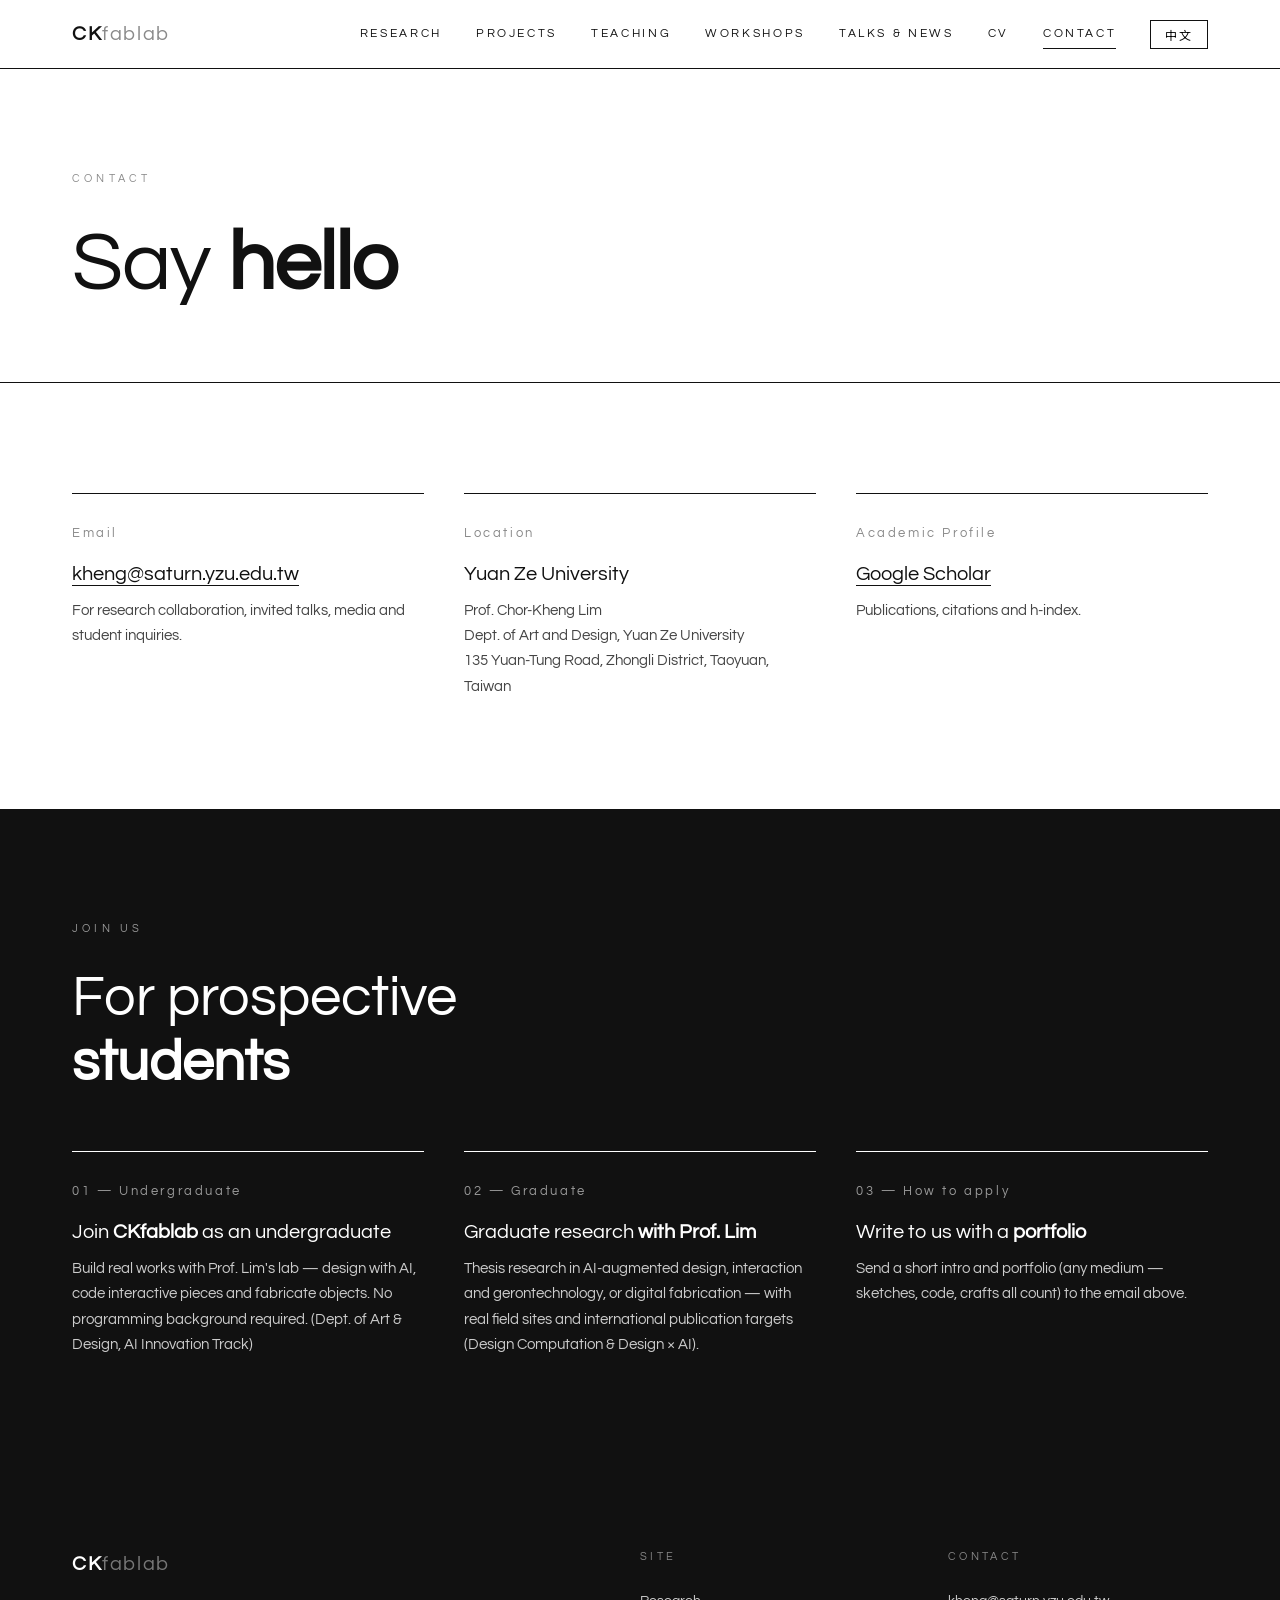
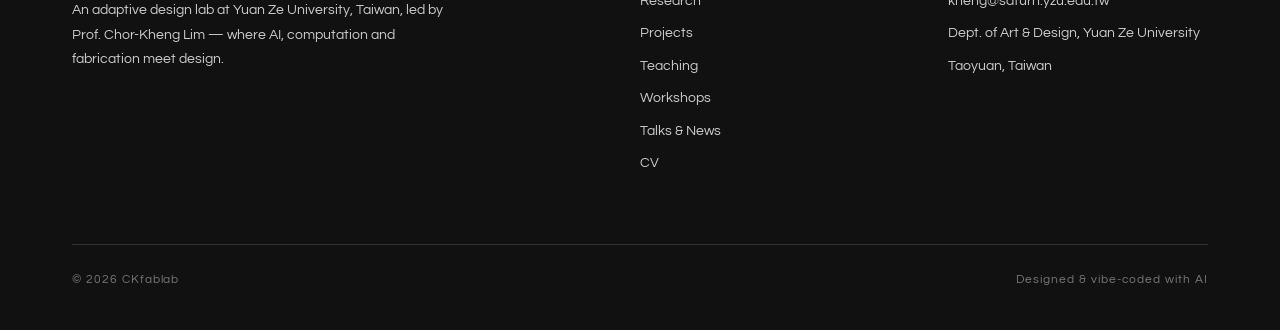
<file: contact.html>
<!DOCTYPE html>
<html lang="en">
<head>
<meta charset="UTF-8">
<meta name="viewport" content="width=device-width, initial-scale=1">
<title>Contact — CKfablab</title>
<meta name="description" content="Contact CKfablab — Prof. Chor-Kheng Lim, Dept. of Art and Design, Yuan Ze University, Taoyuan, Taiwan. Prospective students welcome.">
<link href="https://fonts.googleapis.com/css2?family=Questrial&family=Noto+Sans+TC:wght@300;400;700&display=swap" rel="stylesheet">
<link rel="stylesheet" href="css/style.css">
<!-- Google Analytics 4 -->
<script async src="https://www.googletagmanager.com/gtag/js?id=G-SLD74RKPY2"></script>
<script>
  window.dataLayer = window.dataLayer || [];
  function gtag(){dataLayer.push(arguments);}
  gtag('js', new Date());
  gtag('config', 'G-SLD74RKPY2');
</script>
</head>
<body data-lang="en">

<header>
  <div class="header-inner">
    <a class="wordmark" href="index.html">CK<span>fablab</span></a>
    <button class="nav-toggle" aria-label="Menu">☰</button>
    <nav class="main-nav">
      <a href="research.html">Research</a>
      <a href="projects.html">Projects</a>
      <a href="teaching.html">Teaching</a>
      <a href="workshops.html">Workshops</a>
      <a href="talks.html">Talks &amp; News</a>
      <a href="people.html">CV</a>
      <a href="contact.html" class="active">Contact</a>
      <button class="lang-toggle">中文</button>
    </nav>
  </div>
</header>

<div class="page-hero">
  <div class="container">
    <p class="eyebrow"><span class="lang-en">Contact</span><span class="lang-zh">聯絡</span></p>
    <h1 class="display">
      <span class="lang-en">Say <strong>hello</strong></span>
      <span class="lang-zh">跟我們<strong>聯絡</strong></span>
    </h1>
  </div>
</div>

<section>
  <div class="container">
    <div class="axes">
      <div class="axis">
        <span class="num"><span class="lang-en">Email</span><span class="lang-zh">信箱</span></span>
        <h3><a class="link" href="mailto:kheng@saturn.yzu.edu.tw">kheng@saturn.yzu.edu.tw</a></h3>
        <p><span class="lang-en">For research collaboration, invited talks, media and student inquiries.</span><span class="lang-zh">研究合作、演講邀約、媒體與學生詢問。</span></p>
      </div>
      <div class="axis">
        <span class="num"><span class="lang-en">Location</span><span class="lang-zh">地址</span></span>
        <h3><span class="lang-en">Yuan Ze University</span><span class="lang-zh">元智大學</span></h3>
        <p>
          <span class="lang-en">Prof. Chor-Kheng Lim<br>Dept. of Art and Design, Yuan Ze University<br>135 Yuan-Tung Road, Zhongli District, Taoyuan, Taiwan</span>
          <span class="lang-zh">元智大學藝術與設計學系 林楚卿老師<br>桃園市中壢區遠東路 135 號</span>
        </p>
      </div>
      <div class="axis">
        <span class="num"><span class="lang-en">Academic Profile</span><span class="lang-zh">學術檔案</span></span>
        <h3><a class="link" href="https://scholar.google.com/citations?user=7iR-PmsAAAAJ&amp;hl=zh-TW" target="_blank" rel="noopener">Google Scholar</a></h3>
        <p><span class="lang-en">Publications, citations and h-index.</span><span class="lang-zh">著作、引用次數與 h-index。</span></p>
      </div>
    </div>
  </div>
</section>

<!-- ============ Join Us ============ -->
<section class="dark">
  <div class="container">
    <p class="eyebrow"><span class="lang-en">Join Us</span><span class="lang-zh">加入我們</span></p>
    <h2 class="display">
      <span class="lang-en">For prospective<br><strong>students</strong></span>
      <span class="lang-zh">給想加入的<br><strong>學生</strong></span>
    </h2>
    <div class="axes" style="margin-top:56px">
      <div class="axis" style="border-color:#fff">
        <span class="num" style="color:#999">01 — <span class="lang-en">Undergraduate</span><span class="lang-zh">大學部</span></span>
        <h3><span class="lang-en">Join <strong>CKfablab</strong> as an undergraduate</span><span class="lang-zh">大學部加入 <strong>CKfablab</strong></span></h3>
        <p style="color:#ccc">
          <span class="lang-en">Build real works with Prof. Lim's lab — design with AI, code interactive pieces and fabricate objects. No programming background required. (Dept. of Art &amp; Design, AI Innovation Track)</span>
          <span class="lang-zh">跟著林老師的實驗室做真實作品—與 AI 一起設計、寫互動作品、做出實體物件，不需要程式背景。（藝術與設計學系 AI 創新組）</span>
        </p>
      </div>
      <div class="axis" style="border-color:#fff">
        <span class="num" style="color:#999">02 — <span class="lang-en">Graduate</span><span class="lang-zh">研究所</span></span>
        <h3><span class="lang-en">Graduate research <strong>with Prof. Lim</strong></span><span class="lang-zh">研究所跟隨<strong>林老師</strong>做研究</span></h3>
        <p style="color:#ccc">
          <span class="lang-en">Thesis research in AI-augmented design, interaction and gerontechnology, or digital fabrication — with real field sites and international publication targets (Design Computation &amp; Design × AI).</span>
          <span class="lang-zh">在 AI 增強設計、互動與高齡科技或數位構築中進行論文研究—有真實場域，也以國際發表為目標（設計運算與 Design × AI 方向）。</span>
        </p>
      </div>
      <div class="axis" style="border-color:#fff">
        <span class="num" style="color:#999">03 — <span class="lang-en">How to apply</span><span class="lang-zh">如何申請</span></span>
        <h3><span class="lang-en">Write to us with a <strong>portfolio</strong></span><span class="lang-zh">附上<strong>作品集</strong>來信</span></h3>
        <p style="color:#ccc">
          <span class="lang-en">Send a short intro and portfolio (any medium — sketches, code, crafts all count) to the email above.</span>
          <span class="lang-zh">寄一封簡短自介與作品集（任何媒材—手繪、程式、手作皆可）到上方信箱。</span>
        </p>
      </div>
    </div>
  </div>
</section>

<footer>
  <div class="container">
    <div class="footer-grid">
      <div>
        <div class="wordmark">CK<span>fablab</span></div>
        <p style="margin-top:16px;color:#ccc;font-size:14px;max-width:380px">
          <span class="lang-en">An adaptive design lab at Yuan Ze University, Taiwan, led by Prof. Chor-Kheng Lim — where AI, computation and fabrication meet design.</span>
          <span class="lang-zh">林楚卿教授帶領的元智大學數位構築實驗室—AI、運算與製造遇上設計之處。</span>
        </p>
      </div>
      <div>
        <h4>Site</h4>
        <ul>
          <li><a href="research.html">Research</a></li>
          <li><a href="projects.html">Projects</a></li>
          <li><a href="teaching.html">Teaching</a></li>
          <li><a href="workshops.html">Workshops</a></li>
          <li><a href="talks.html">Talks &amp; News</a></li>
          <li><a href="people.html">CV</a></li>
        </ul>
      </div>
      <div>
        <h4>Contact</h4>
        <ul>
          <li><a href="mailto:kheng@saturn.yzu.edu.tw">kheng@saturn.yzu.edu.tw</a></li>
          <li><span class="lang-en">Dept. of Art &amp; Design, Yuan Ze University</span><span class="lang-zh">元智大學 藝術與設計學系</span></li>
          <li><span class="lang-en">Taoyuan, Taiwan</span><span class="lang-zh">桃園，台灣</span></li>
        </ul>
      </div>
    </div>
    <div class="footer-bottom">
      <span>© 2026 CKfablab</span>
      <span><span class="lang-en">Designed &amp; vibe-coded with AI</span><span class="lang-zh">本站以 AI 協作 vibe coding 完成</span></span>
    </div>
  </div>
</footer>

<script src="js/main.js"></script>
</body>
</html>
</file>
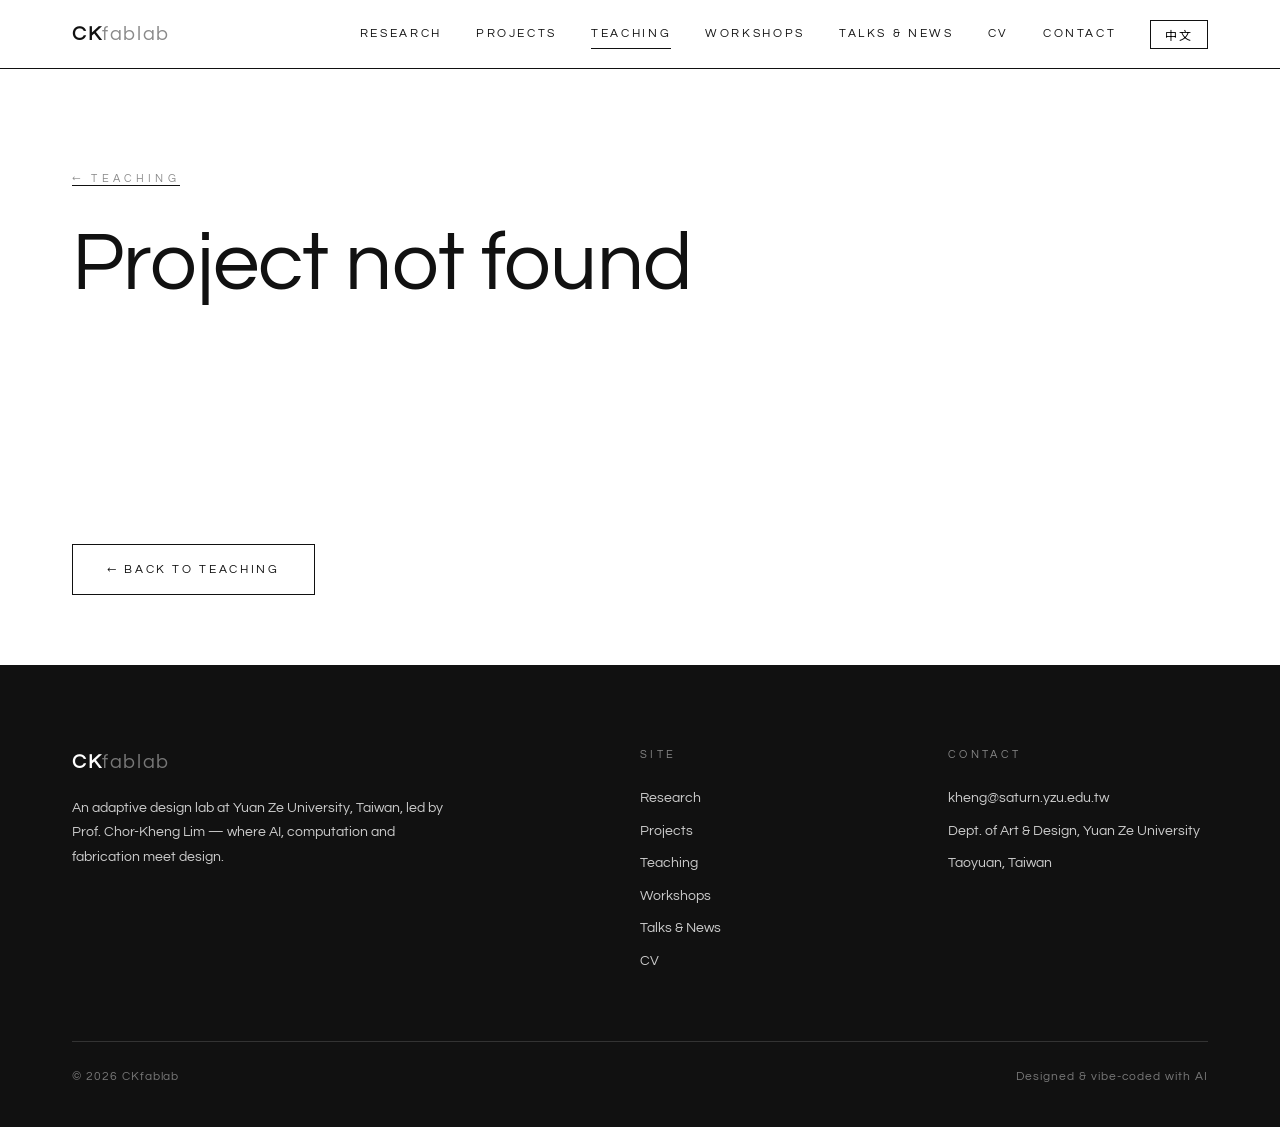
<file: course.html>
<!DOCTYPE html>
<html lang="en">
<head>
<meta charset="UTF-8">
<meta name="viewport" content="width=device-width, initial-scale=1">
<title>Course — CKfablab</title>
<meta name="description" content="Course detail — teaching by Prof. Chor-Kheng Lim, CKfablab, Yuan Ze University.">
<link href="https://fonts.googleapis.com/css2?family=Questrial&family=Noto+Sans+TC:wght@300;400;700&display=swap" rel="stylesheet">
<link rel="stylesheet" href="css/style.css">
<style>
.detail-hero-img { width:100%; max-height:62vh; object-fit:cover; border:1px solid var(--ink); display:block; }
.detail-meta { display:flex; gap:28px; flex-wrap:wrap; font-size:12px; letter-spacing:.18em; text-transform:uppercase; color:var(--gray); margin-top:20px; }
.detail-body p { max-width:760px; margin-bottom:20px; font-size:16.5px; }
.gallery { display:grid; grid-template-columns:repeat(auto-fill,minmax(320px,1fr)); gap:24px; margin-top:56px; }
.gallery img { width:100%; border:1px solid var(--ink); display:block; }
.fact-list { border-top:1px solid var(--ink); margin-top:8px; }
.fact-list .row-item { grid-template-columns:120px 1fr; }
</style>
<!-- Google Analytics 4 -->
<script async src="https://www.googletagmanager.com/gtag/js?id=G-SLD74RKPY2"></script>
<script>
  window.dataLayer = window.dataLayer || [];
  function gtag(){dataLayer.push(arguments);}
  gtag('js', new Date());
  gtag('config', 'G-SLD74RKPY2');
</script>
</head>
<body data-lang="en">

<header>
  <div class="header-inner">
    <a class="wordmark" href="index.html">CK<span>fablab</span></a>
    <button class="nav-toggle" aria-label="Menu">☰</button>
    <nav class="main-nav">
      <a href="research.html">Research</a>
      <a href="projects.html">Projects</a>
      <a href="teaching.html" class="active">Teaching</a>
      <a href="workshops.html">Workshops</a>
      <a href="talks.html">Talks &amp; News</a>
      <a href="people.html">CV</a>
      <a href="contact.html">Contact</a>
      <button class="lang-toggle">中文</button>
    </nav>
  </div>
</header>

<div class="page-hero" style="padding-bottom:40px;border-bottom:none">
  <div class="container">
    <p class="eyebrow"><a href="teaching.html" class="link"><span class="lang-en">← Teaching</span><span class="lang-zh">← 教學總覽</span></a></p>
    <h1 class="display" id="p-title"></h1>
    <div class="detail-meta" id="p-meta"></div>
  </div>
</div>

<section class="tight" style="padding-top:20px">
  <div class="container">
    <img id="p-hero" class="detail-hero-img" alt="" style="display:none">
    <div class="detail-body" id="p-body" style="margin-top:48px"></div>
    <div id="p-facts"></div>
    <div class="gallery" id="p-gallery"></div>
    <p style="margin-top:64px"><a class="btn" href="teaching.html"><span class="lang-en">← Back to Teaching</span><span class="lang-zh">← 回教學總覽</span></a></p>
  </div>
</section>

<footer>
  <div class="container">
    <div class="footer-grid">
      <div>
        <div class="wordmark">CK<span>fablab</span></div>
        <p style="margin-top:16px;color:#ccc;font-size:14px;max-width:380px">
          <span class="lang-en">An adaptive design lab at Yuan Ze University, Taiwan, led by Prof. Chor-Kheng Lim — where AI, computation and fabrication meet design.</span>
          <span class="lang-zh">林楚卿教授帶領的元智大學數位構築實驗室——AI、運算與製造遇上設計之處。</span>
        </p>
      </div>
      <div>
        <h4>Site</h4>
        <ul>
          <li><a href="research.html">Research</a></li>
          <li><a href="projects.html">Projects</a></li>
          <li><a href="teaching.html">Teaching</a></li>
          <li><a href="workshops.html">Workshops</a></li>
          <li><a href="talks.html">Talks &amp; News</a></li>
          <li><a href="people.html">CV</a></li>
        </ul>
      </div>
      <div>
        <h4>Contact</h4>
        <ul>
          <li><a href="mailto:kheng@saturn.yzu.edu.tw">kheng@saturn.yzu.edu.tw</a></li>
          <li><span class="lang-en">Dept. of Art &amp; Design, Yuan Ze University</span><span class="lang-zh">元智大學 藝術與設計學系</span></li>
          <li><span class="lang-en">Taoyuan, Taiwan</span><span class="lang-zh">桃園，台灣</span></li>
        </ul>
      </div>
    </div>
    <div class="footer-bottom">
      <span>© 2026 CKfablab</span>
      <span><span class="lang-en">Designed &amp; vibe-coded with AI</span><span class="lang-zh">本站以 AI 協作 vibe coding 完成</span></span>
    </div>
  </div>
</footer>

<script src="js/courses-data.js"></script>
<script>window.DATASET = COURSES;</script>
<script src="js/main.js"></script>
<script src="js/project-page.js"></script>
</body>
</html>
</file>
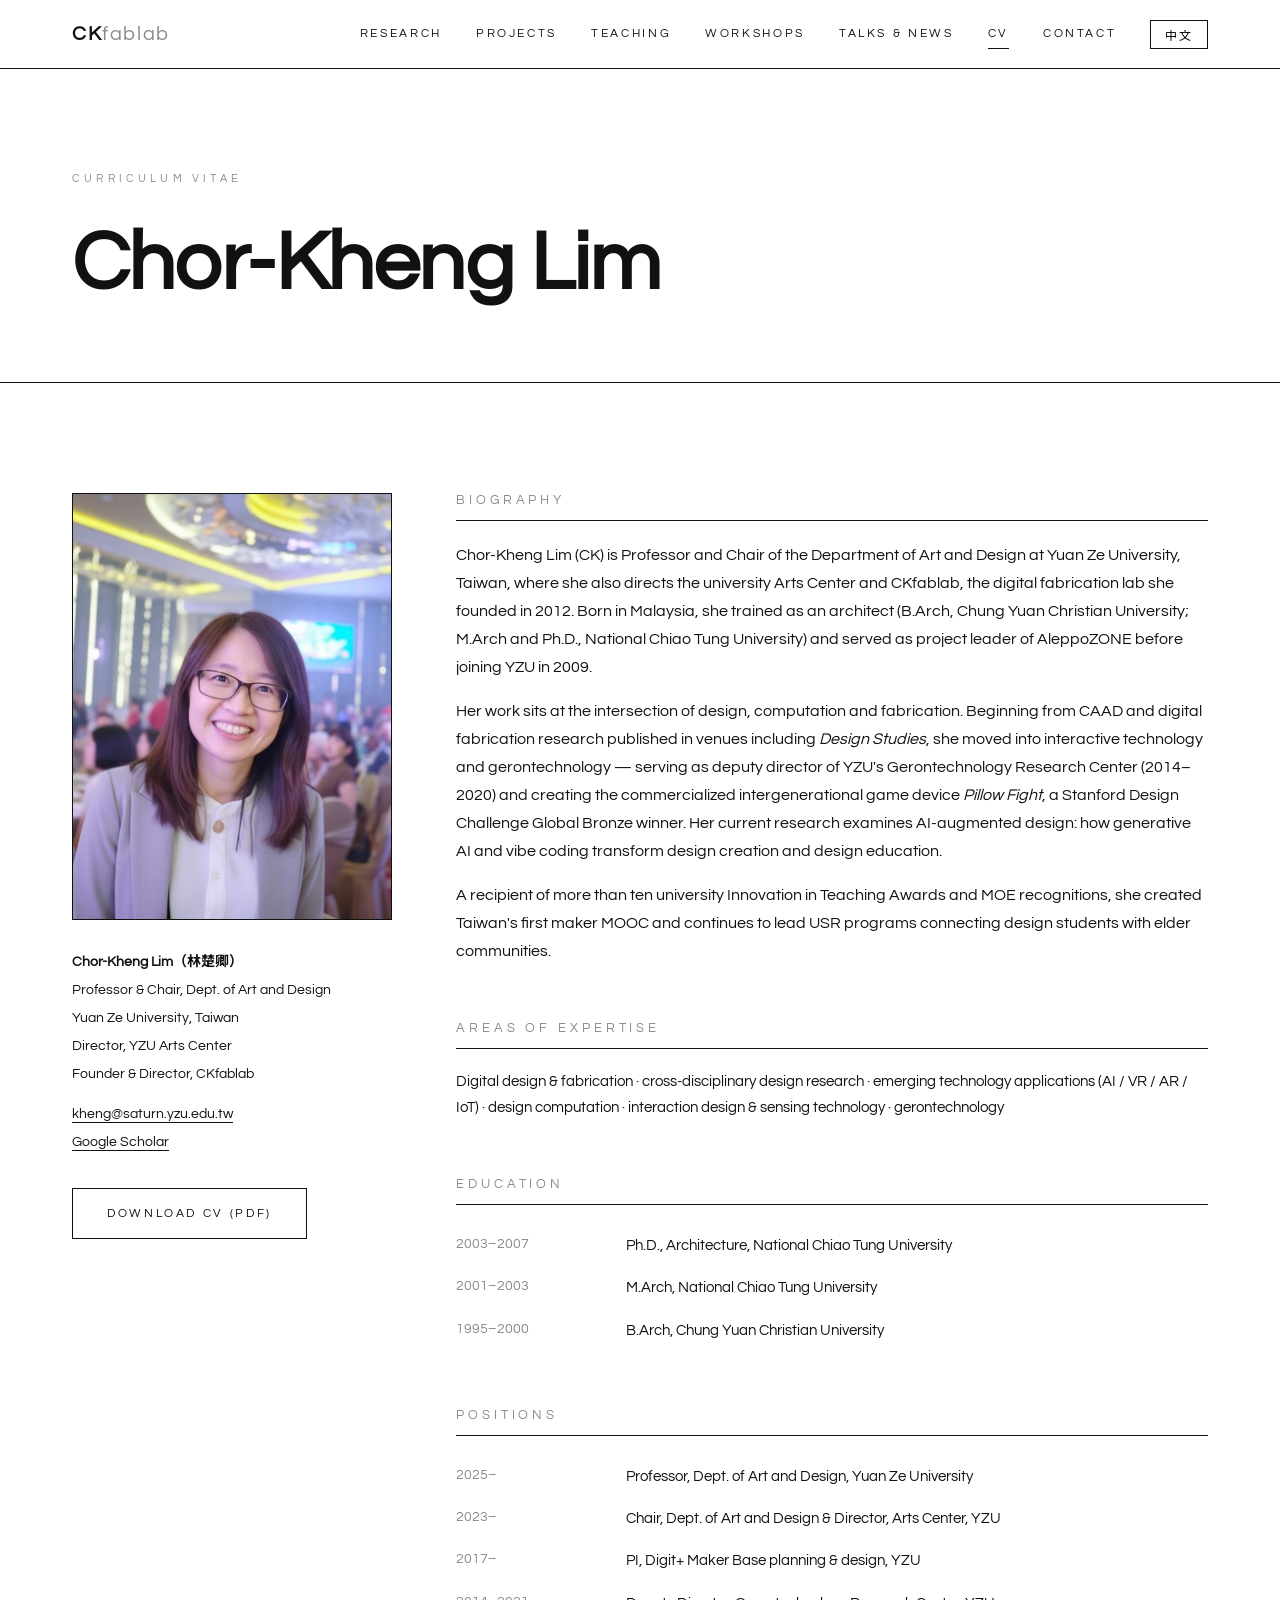
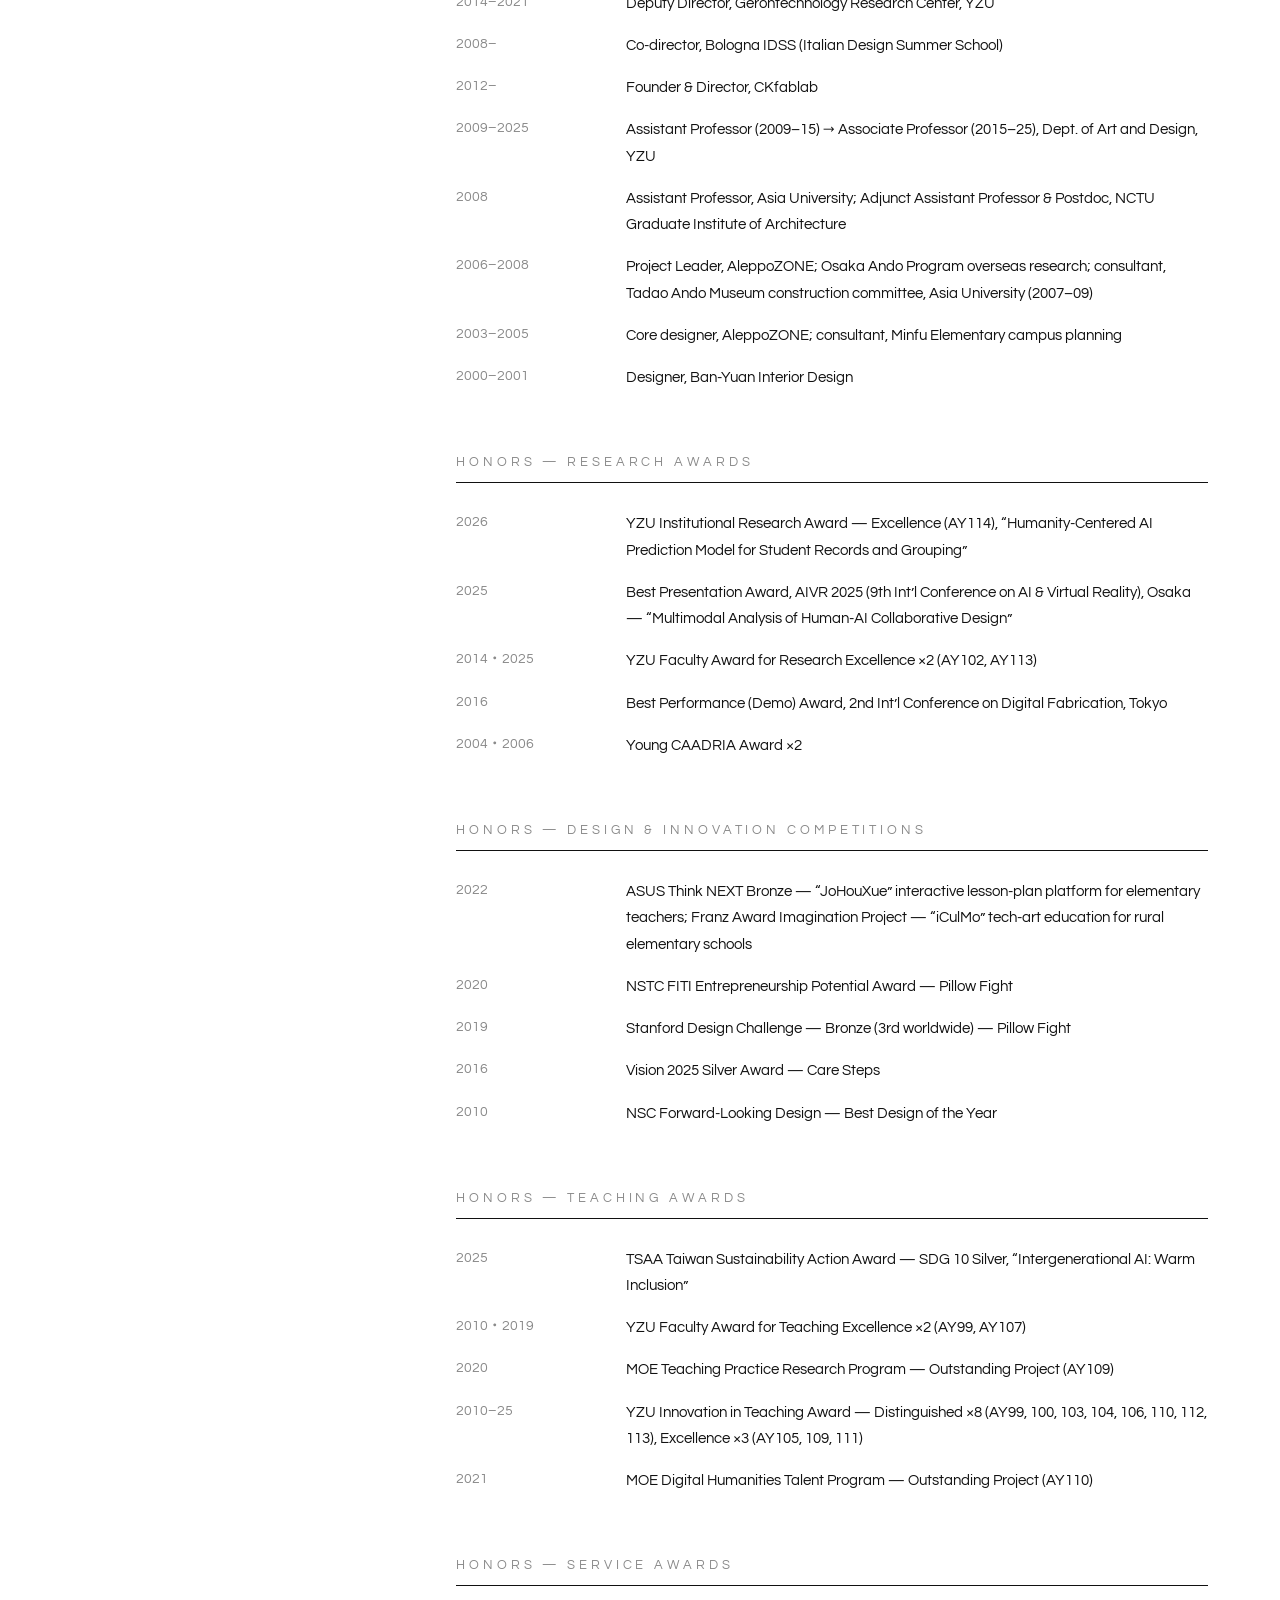
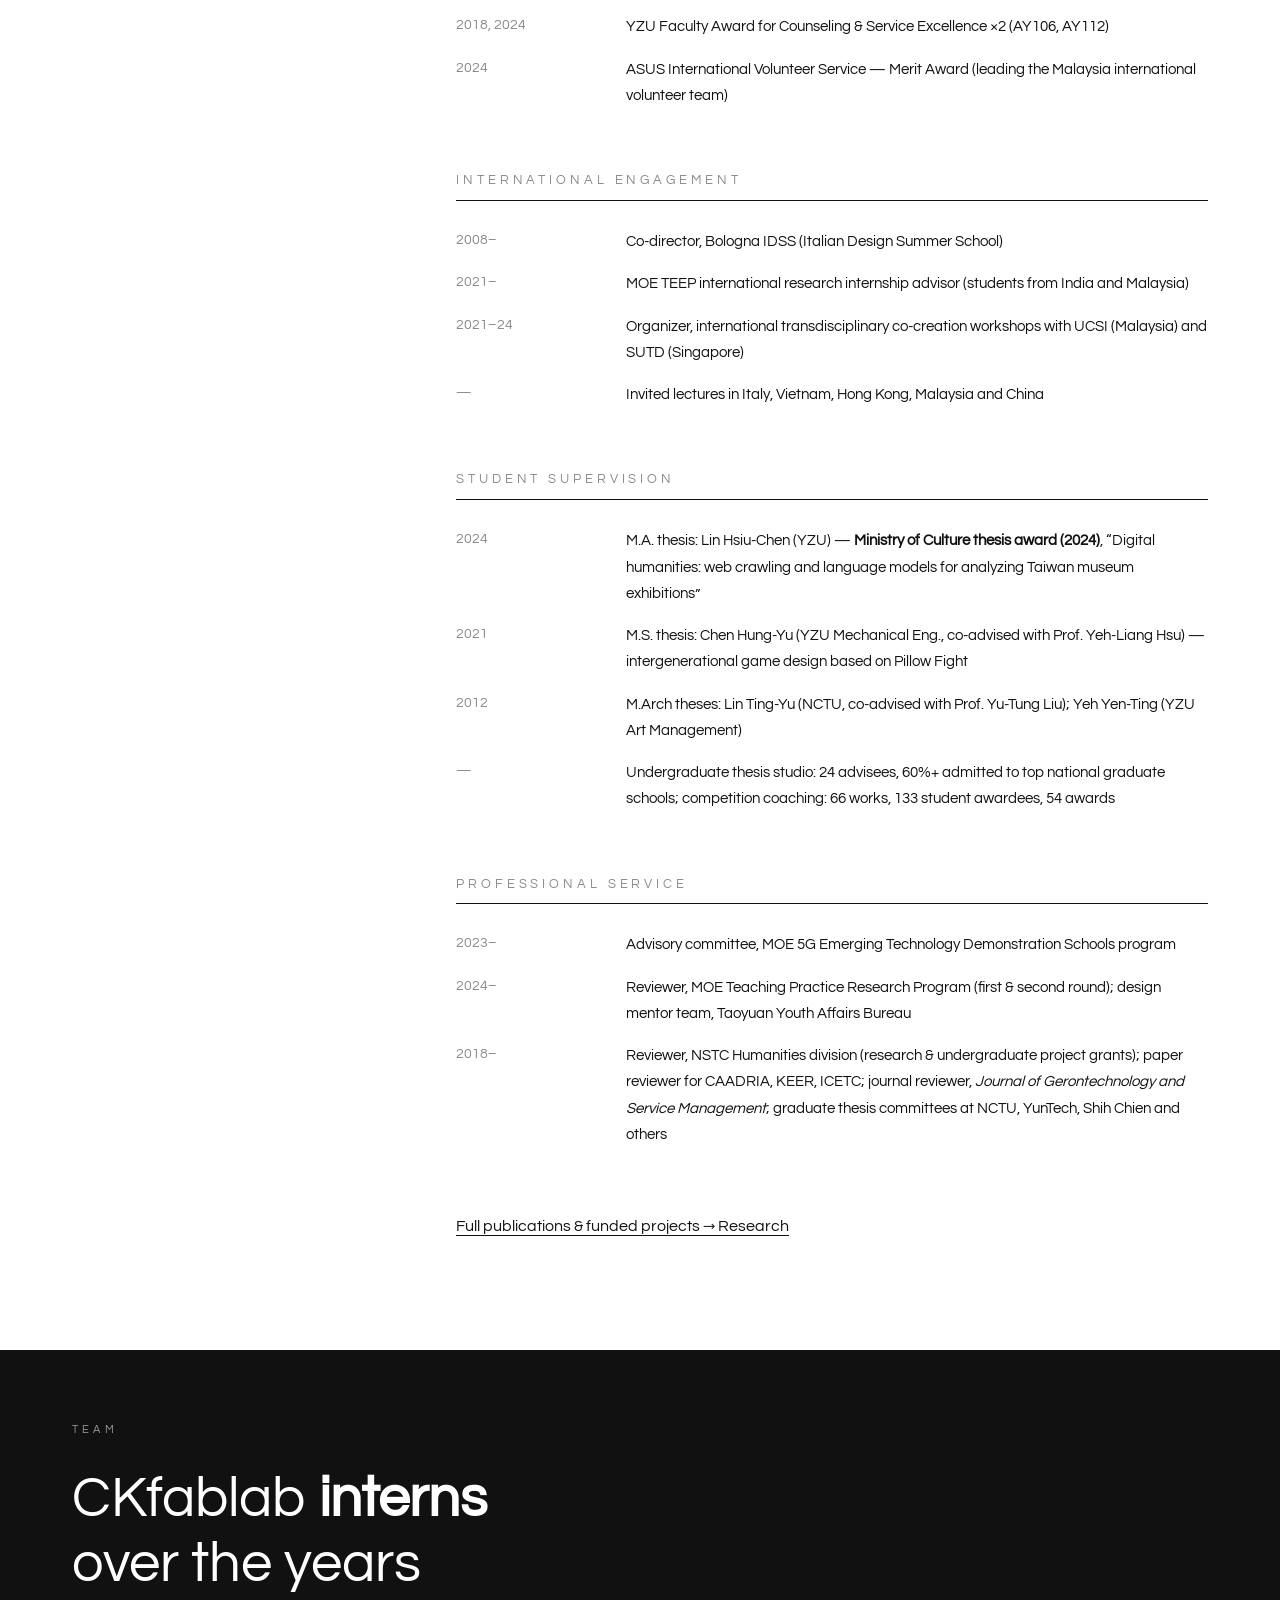
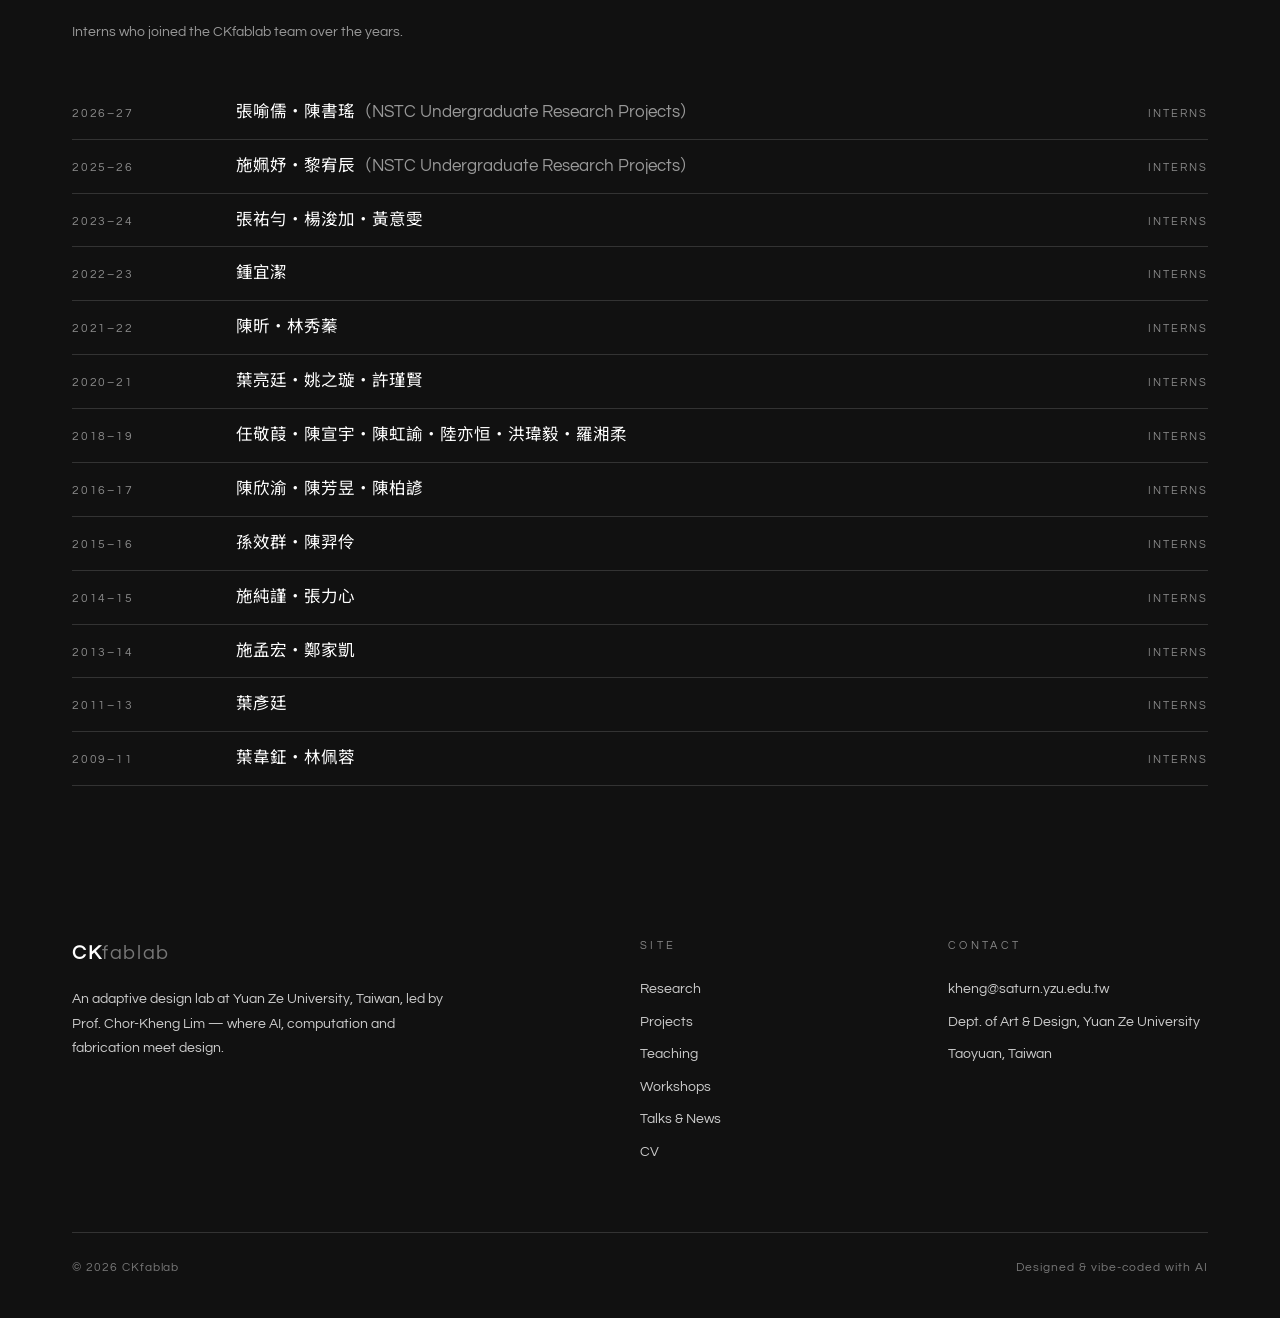
<file: people.html>
<!DOCTYPE html>
<html lang="en">
<head>
<meta charset="UTF-8">
<meta name="viewport" content="width=device-width, initial-scale=1">
<title>CV — Chor-Kheng Lim 林楚卿 | CKfablab</title>
<meta name="description" content="Prof. Chor-Kheng Lim (CK) — Professor & Chair, Dept. of Art and Design, Yuan Ze University; director of CKfablab. Bio, CV and lab members.">
<link href="https://fonts.googleapis.com/css2?family=Questrial&family=Noto+Sans+TC:wght@300;400;700&display=swap" rel="stylesheet">
<link rel="stylesheet" href="css/style.css">
<!-- Google Analytics 4 -->
<script async src="https://www.googletagmanager.com/gtag/js?id=G-SLD74RKPY2"></script>
<script>
  window.dataLayer = window.dataLayer || [];
  function gtag(){dataLayer.push(arguments);}
  gtag('js', new Date());
  gtag('config', 'G-SLD74RKPY2');
</script>
</head>
<body data-lang="en">

<header>
  <div class="header-inner">
    <a class="wordmark" href="index.html">CK<span>fablab</span></a>
    <button class="nav-toggle" aria-label="Menu">☰</button>
    <nav class="main-nav">
      <a href="research.html">Research</a>
      <a href="projects.html">Projects</a>
      <a href="teaching.html">Teaching</a>
      <a href="workshops.html">Workshops</a>
      <a href="talks.html">Talks &amp; News</a>
      <a href="people.html" class="active">CV</a>
      <a href="contact.html">Contact</a>
      <button class="lang-toggle">中文</button>
    </nav>
  </div>
</header>

<div class="page-hero">
  <div class="container">
    <p class="eyebrow"><span class="lang-en">Curriculum Vitae</span><span class="lang-zh">個人簡歷</span></p>
    <h1 class="display">
      <span class="lang-en"><strong>Chor-Kheng Lim</strong></span>
      <span class="lang-zh"><strong>林楚卿</strong> Chor-Kheng Lim</span>
    </h1>
  </div>
</div>

<section>
  <div class="container">
    <div class="two-col">
      <!-- 側欄 -->
      <div class="sticky-side">
        <img src="assets/ck-portrait.jpg" alt="Chor-Kheng Lim（林楚卿）" style="width:100%;aspect-ratio:3/4;object-fit:cover;border:1px solid var(--ink);display:block">
        <div style="margin-top:28px;font-size:14px;line-height:2">
          <p><strong>Chor-Kheng Lim（林楚卿）</strong></p>
          <p><span class="lang-en">Professor &amp; Chair, Dept. of Art and Design<br>Yuan Ze University, Taiwan</span><span class="lang-zh">元智大學 藝術與設計學系<br>專任教授 兼 系主任</span></p>
          <p><span class="lang-en">Director, YZU Arts Center<br>Founder &amp; Director, CKfablab</span><span class="lang-zh">藝術中心主任<br>CKfablab 數位構築實驗室 主持人</span></p>
          <p style="margin-top:12px"><a href="mailto:kheng@saturn.yzu.edu.tw" class="link">kheng@saturn.yzu.edu.tw</a><br><a href="https://scholar.google.com/citations?user=7iR-PmsAAAAJ&amp;hl=zh-TW" class="link" target="_blank" rel="noopener">Google Scholar</a></p>
        </div>
        <a class="btn" href="assets/CK-Lim-CV.pdf"><span class="lang-en">Download CV (PDF)</span><span class="lang-zh">下載完整履歷（PDF）</span></a>
      </div>

      <!-- 主文 -->
      <div>
        <div class="cv-block">
          <h3><span class="lang-en">Biography</span><span class="lang-zh">簡介</span></h3>
          <p class="lang-en" style="margin-bottom:16px">
            Chor-Kheng Lim (CK) is Professor and Chair of the Department of Art and Design at Yuan Ze University, Taiwan, where she also directs the university Arts Center and CKfablab, the digital fabrication lab she founded in 2012. Born in Malaysia, she trained as an architect (B.Arch, Chung Yuan Christian University; M.Arch and Ph.D., National Chiao Tung University) and served as project leader of AleppoZONE before joining YZU in 2009.
          </p>
          <p class="lang-en" style="margin-bottom:16px">
            Her work sits at the intersection of design, computation and fabrication. Beginning from CAAD and digital fabrication research published in venues including <em>Design Studies</em>, she moved into interactive technology and gerontechnology — serving as deputy director of YZU's Gerontechnology Research Center (2014–2020) and creating the commercialized intergenerational game device <em>Pillow Fight</em>, a Stanford Design Challenge Global Bronze winner. Her current research examines AI-augmented design: how generative AI and vibe coding transform design creation and design education.
          </p>
          <p class="lang-en">
            A recipient of more than ten university Innovation in Teaching Awards and MOE recognitions, she created Taiwan's first maker MOOC and continues to lead USR programs connecting design students with elder communities.
          </p>
          <p class="lang-zh" style="margin-bottom:16px">
            林楚卿（CK），馬來西亞籍，元智大學藝術與設計學系專任教授兼系主任，同時擔任藝術中心主任，並主持其於 2012 年創立的 CKfablab 數位構築實驗室。建築背景出身（中原大學建築學士、交通大學建築碩士與博士），曾任 AleppoZONE Project Leader，2009 年起任教元智。
          </p>
          <p class="lang-zh" style="margin-bottom:16px">
            她的工作位於設計、運算與製造的交會處：從發表於《Design Studies》等場域的 CAAD 與數位構築研究出發，延伸至互動科技與高齡科技—曾任元智老人福祉科技研究中心副主任（2014–2020），所開發的代間互動遊戲「枕頭戰」獲史丹佛銀髮設計競賽全球銅獎並商品化。目前研究聚焦 AI 增強設計：生成式 AI 與 vibe coding 如何改變設計創作與設計教育。
          </p>
          <p class="lang-zh">
            曾獲十餘次校級創新教學獎與多項教育部肯定，開設全台第一門 maker 磨課師課程，並持續主持連結設計學生與高齡社區的 USR 計畫。
          </p>
        </div>

        <div class="cv-block">
          <h3><span class="lang-en">Areas of Expertise</span><span class="lang-zh">專長領域</span></h3>
          <p style="font-size:15px">
            <span class="lang-en">Digital design &amp; fabrication · cross-disciplinary design research · emerging technology applications (AI / VR / AR / IoT) · design computation · interaction design &amp; sensing technology · gerontechnology</span>
            <span class="lang-zh">數位設計與製造・跨領域設計研究・創新科技應用（AI／VR／AR／IoT）・設計運算・互動設計與感測技術・高齡福祉科技</span>
          </p>
        </div>

        <div class="cv-block">
          <h3><span class="lang-en">Education</span><span class="lang-zh">學歷</span></h3>
          <div class="cv-item"><span class="when">2003–2007</span><span><span class="lang-en">Ph.D., Architecture, National Chiao Tung University</span><span class="lang-zh">交通大學 土木工程學系建築組 博士</span></span></div>
          <div class="cv-item"><span class="when">2001–2003</span><span><span class="lang-en">M.Arch, National Chiao Tung University</span><span class="lang-zh">交通大學 建築碩士</span></span></div>
          <div class="cv-item"><span class="when">1995–2000</span><span><span class="lang-en">B.Arch, Chung Yuan Christian University</span><span class="lang-zh">中原大學 建築學士</span></span></div>
        </div>

        <div class="cv-block">
          <h3><span class="lang-en">Positions</span><span class="lang-zh">經歷</span></h3>
          <div class="cv-item"><span class="when">2025–</span><span><span class="lang-en">Professor, Dept. of Art and Design, Yuan Ze University</span><span class="lang-zh">元智大學 藝術與設計學系 專任教授</span></span></div>
          <div class="cv-item"><span class="when">2023–</span><span><span class="lang-en">Chair, Dept. of Art and Design &amp; Director, Arts Center, YZU</span><span class="lang-zh">元智大學 藝術與設計學系系主任、藝術中心主任</span></span></div>
          <div class="cv-item"><span class="when">2017–</span><span><span class="lang-en">PI, Digit+ Maker Base planning &amp; design, YZU</span><span class="lang-zh">元智大學 Digit+ 創客基地 規劃與設計 計畫主持人</span></span></div>
          <div class="cv-item"><span class="when">2014–2021</span><span><span class="lang-en">Deputy Director, Gerontechnology Research Center, YZU</span><span class="lang-zh">元智大學 老人福祉科技研究中心 副主任</span></span></div>
          <div class="cv-item"><span class="when">2008–</span><span><span class="lang-en">Co-director, Bologna IDSS (Italian Design Summer School)</span><span class="lang-zh">義大利波隆那 IDSS 設計暑期學校 Co-director</span></span></div>
          <div class="cv-item"><span class="when">2012–</span><span><span class="lang-en">Founder &amp; Director, CKfablab</span><span class="lang-zh">CKfablab 數位構築實驗室 主持人</span></span></div>
          <div class="cv-item"><span class="when">2009–2025</span><span><span class="lang-en">Assistant Professor (2009–15) → Associate Professor (2015–25), Dept. of Art and Design, YZU</span><span class="lang-zh">元智大學 藝術與設計學系 助理教授（2009–15）→ 副教授（2015–25）</span></span></div>
          <div class="cv-item"><span class="when">2008</span><span><span class="lang-en">Assistant Professor, Asia University; Adjunct Assistant Professor &amp; Postdoc, NCTU Graduate Institute of Architecture</span><span class="lang-zh">亞洲大學資訊與設計學系專任助理教授；交大建築研究所兼任助理教授、博士後研究員</span></span></div>
          <div class="cv-item"><span class="when">2006–2008</span><span><span class="lang-en">Project Leader, AleppoZONE; Osaka Ando Program overseas research; consultant, Tadao Ando Museum construction committee, Asia University (2007–09)</span><span class="lang-zh">AleppoZONE Project Leader；大阪安藤忠雄海外研修（Ando Program）；亞洲大學安藤忠雄藝術館興建委員會顧問（2007–09）</span></span></div>
          <div class="cv-item"><span class="when">2003–2005</span><span><span class="lang-en">Core designer, AleppoZONE; consultant, Minfu Elementary campus planning</span><span class="lang-zh">AleppoZONE 設計團隊核心設計師；新竹市民富國小校園規劃小組顧問</span></span></div>
          <div class="cv-item"><span class="when">2000–2001</span><span><span class="lang-en">Designer, Ban-Yuan Interior Design</span><span class="lang-zh">半園室內設計公司 設計師</span></span></div>
        </div>

        <div class="cv-block">
          <h3><span class="lang-en">Honors — Research Awards</span><span class="lang-zh">重要榮譽與獲獎（一）研究獎項</span></h3>
          <div class="cv-item"><span class="when">2026</span><span><span class="lang-en">YZU Institutional Research Award — Excellence (AY114), “Humanity-Centered AI Prediction Model for Student Records and Grouping”</span><span class="lang-zh">元智大學 114 學年度校務研究獎勵 優等—「基於人文關懷的 AI 輔助學籍與分組預測模型」</span></span></div>
          <div class="cv-item"><span class="when">2025</span><span><span class="lang-en">Best Presentation Award, AIVR 2025 (9th Int’l Conference on AI &amp; Virtual Reality), Osaka — “Multimodal Analysis of Human-AI Collaborative Design”</span><span class="lang-zh">AIVR 2025 國際研討會 最佳發表獎（大阪）—「Multimodal Analysis of Human-AI Collaborative Design」</span></span></div>
          <div class="cv-item"><span class="when">2014・2025</span><span><span class="lang-en">YZU Faculty Award for Research Excellence ×2 (AY102, AY113)</span><span class="lang-zh">元智大學研究傑出獎 ×2（102、113 學年）</span></span></div>
          <div class="cv-item"><span class="when">2016</span><span><span class="lang-en">Best Performance (Demo) Award, 2nd Int’l Conference on Digital Fabrication, Tokyo</span><span class="lang-zh">國際數位製造研討會 最佳表現獎</span></span></div>
          <div class="cv-item"><span class="when">2004・2006</span><span><span class="lang-en">Young CAADRIA Award ×2</span><span class="lang-zh">Young CAADRIA Award ×2</span></span></div>
        </div>

        <div class="cv-block">
          <h3><span class="lang-en">Honors — Design &amp; Innovation Competitions</span><span class="lang-zh">（二）設計與創新競賽獎項</span></h3>
          <div class="cv-item"><span class="when">2022</span><span><span class="lang-en">ASUS Think NEXT Bronze — “JoHouXue” interactive lesson-plan platform for elementary teachers; Franz Award Imagination Project — “iCulMo” tech-art education for rural elementary schools</span><span class="lang-zh">ASUS Think NEXT 銅獎—「揪好學」國小教師教案設計互動平台；法藍瓷想像計畫—「iCulMo 想像文化怪獸」偏鄉國小科技藝術教育</span></span></div>
          <div class="cv-item"><span class="when">2020</span><span><span class="lang-en">NSTC FITI Entrepreneurship Potential Award — Pillow Fight</span><span class="lang-zh">科技部創新創業激勵（FITI）創業潛力獎—「枕頭戰：我要我們憶起玩」</span></span></div>
          <div class="cv-item"><span class="when">2019</span><span><span class="lang-en">Stanford Design Challenge — Bronze (3rd worldwide) — Pillow Fight</span><span class="lang-zh">史丹佛銀髮設計競賽 銅獎（全球第三名）—「枕頭戰：我要我們憶起玩」</span></span></div>
          <div class="cv-item"><span class="when">2016</span><span><span class="lang-en">Vision 2025 Silver Award — Care Steps</span><span class="lang-zh">Vision 2025 銀獎—「關懷步履」</span></span></div>
          <div class="cv-item"><span class="when">2010</span><span><span class="lang-en">NSC Forward-Looking Design — Best Design of the Year</span><span class="lang-zh">科技部前瞻設計 年度最佳設計作品獎</span></span></div>
        </div>

        <div class="cv-block">
          <h3><span class="lang-en">Honors — Teaching Awards</span><span class="lang-zh">（三）教學獎項</span></h3>
          <div class="cv-item"><span class="when">2025</span><span><span class="lang-en">TSAA Taiwan Sustainability Action Award — SDG 10 Silver, “Intergenerational AI: Warm Inclusion”</span><span class="lang-zh">TSAA 台灣永續行動獎—SDG10「跨代 AI：暖心共融」銀級獎</span></span></div>
          <div class="cv-item"><span class="when">2010・2019</span><span><span class="lang-en">YZU Faculty Award for Teaching Excellence ×2 (AY99, AY107)</span><span class="lang-zh">元智大學教學傑出獎 ×2（99、107 學年）</span></span></div>
          <div class="cv-item"><span class="when">2020</span><span><span class="lang-en">MOE Teaching Practice Research Program — Outstanding Project (AY109)</span><span class="lang-zh">109 年教育部教學實踐研究計畫 績優計畫</span></span></div>
          <div class="cv-item"><span class="when">2010–25</span><span><span class="lang-en">YZU Innovation in Teaching Award — Distinguished ×8 (AY99, 100, 103, 104, 106, 110, 112, 113), Excellence ×3 (AY105, 109, 111)</span><span class="lang-zh">元智大學創新教學獎 特優 ×8（99、100、103、104、106、110、112、113 學年）、優等 ×3（105、109、111 學年）</span></span></div>
          <div class="cv-item"><span class="when">2021</span><span><span class="lang-en">MOE Digital Humanities Talent Program — Outstanding Project (AY110)</span><span class="lang-zh">110 年教育部數位人文創新人才培育計畫 優秀計畫</span></span></div>
        </div>

        <div class="cv-block">
          <h3><span class="lang-en">Honors — Service Awards</span><span class="lang-zh">（四）服務獎項</span></h3>
          <div class="cv-item"><span class="when">2018, 2024</span><span><span class="lang-en">YZU Faculty Award for Counseling &amp; Service Excellence ×2 (AY106, AY112)</span><span class="lang-zh">元智大學輔導暨服務傑出獎 ×2（106、112 學年）</span></span></div>
          <div class="cv-item"><span class="when">2024</span><span><span class="lang-en">ASUS International Volunteer Service — Merit Award (leading the Malaysia international volunteer team)</span><span class="lang-zh">ASUS 國際志工服務 佳作獎（帶領大馬國際志工團）</span></span></div>
        </div>

        <div class="cv-block">
          <h3><span class="lang-en">International Engagement</span><span class="lang-zh">國際交流與人才培育</span></h3>
          <div class="cv-item"><span class="when">2008–</span><span><span class="lang-en">Co-director, Bologna IDSS (Italian Design Summer School)</span><span class="lang-zh">Bologna IDSS（Italian Design Summer School）Co-director</span></span></div>
          <div class="cv-item"><span class="when">2021–</span><span><span class="lang-en">MOE TEEP international research internship advisor (students from India and Malaysia)</span><span class="lang-zh">教育部 TEEP 國際研究實習生指導教師（指導印度、馬來西亞學生）</span></span></div>
          <div class="cv-item"><span class="when">2021–24</span><span><span class="lang-en">Organizer, international transdisciplinary co-creation workshops with UCSI (Malaysia) and SUTD (Singapore)</span><span class="lang-zh">跨域共創國際工作坊主辦—與馬來西亞 UCSI、新加坡 SUTD 合作</span></span></div>
          <div class="cv-item"><span class="when">—</span><span><span class="lang-en">Invited lectures in Italy, Vietnam, Hong Kong, Malaysia and China</span><span class="lang-zh">國際專題演講：義大利、越南、香港、馬來西亞、中國</span></span></div>
        </div>

        <div class="cv-block">
          <h3><span class="lang-en">Student Supervision</span><span class="lang-zh">學生指導</span></h3>
          <div class="cv-item"><span class="when">2024</span><span><span class="lang-en">M.A. thesis: Lin Hsiu-Chen (YZU) — <strong>Ministry of Culture thesis award (2024)</strong>, “Digital humanities: web crawling and language models for analyzing Taiwan museum exhibitions”</span><span class="lang-zh">碩士論文指導：林秀蓁（元智藝設所）—<strong>榮獲 113 年文化部獎勵文化藝術政策博碩士論文</strong>「數位人文應用研究：利用網路爬蟲與語言模型分析台灣美術館展覽現象」</span></span></div>
          <div class="cv-item"><span class="when">2021</span><span><span class="lang-en">M.S. thesis: Chen Hung-Yu (YZU Mechanical Eng., co-advised with Prof. Yeh-Liang Hsu) — intergenerational game design based on Pillow Fight</span><span class="lang-zh">碩士論文指導：陳虹諭（元智機械所，與徐業良教授共同指導）「跨代共玩遊戲設計開發—以枕頭戰為例」</span></span></div>
          <div class="cv-item"><span class="when">2012</span><span><span class="lang-en">M.Arch theses: Lin Ting-Yu (NCTU, co-advised with Prof. Yu-Tung Liu); Yeh Yen-Ting (YZU Art Management)</span><span class="lang-zh">碩士論文指導：林庭羽（交大建築所，與劉育東教授共同指導）；葉彥廷（元智藝管所）</span></span></div>
          <div class="cv-item"><span class="when">—</span><span><span class="lang-en">Undergraduate thesis studio: 24 advisees, 60%+ admitted to top national graduate schools; competition coaching: 66 works, 133 student awardees, 54 awards</span><span class="lang-zh">大學部專題指導：24 位，60% 以上考取國立頂尖大學研究所；競賽指導：累計 66 件作品、133 位學生獲獎、54 個獎項</span></span></div>
        </div>

        <div class="cv-block">
          <h3><span class="lang-en">Professional Service</span><span class="lang-zh">校內外專業服務</span></h3>
          <div class="cv-item"><span class="when">2023–</span><span><span class="lang-en">Advisory committee, MOE 5G Emerging Technology Demonstration Schools program</span><span class="lang-zh">教育部 5G 新科技學習示範學校輔導計畫 輔導委員</span></span></div>
          <div class="cv-item"><span class="when">2024–</span><span><span class="lang-en">Reviewer, MOE Teaching Practice Research Program (first &amp; second round); design mentor team, Taoyuan Youth Affairs Bureau</span><span class="lang-zh">教育部教學實踐研究計畫審查委員（初審、複審）；桃園市政府青年事務局設計庫輔導團隊</span></span></div>
          <div class="cv-item"><span class="when">2018–</span><span><span class="lang-en">Reviewer, NSTC Humanities division (research &amp; undergraduate project grants); paper reviewer for CAADRIA, KEER, ICETC; journal reviewer, <em>Journal of Gerontechnology and Service Management</em>; graduate thesis committees at NCTU, YunTech, Shih Chien and others</span><span class="lang-zh">國科會人文處專題與大專生計畫初審委員；CAADRIA、KEER、ICETC 國際研討會論文審查；《福祉科技與服務管理學刊》期刊審查；交大建築所、雲科大數媒、實踐大學等碩博士論文口試委員</span></span></div>
        </div>

        <p style="margin-top:8px"><a class="link" href="research.html#publications"><span class="lang-en">Full publications &amp; funded projects → Research</span><span class="lang-zh">完整著作與研究計畫 → Research 頁</span></a></p>
      </div>
    </div>
  </div>
</section>

<!-- ============ Members ============ -->
<section class="dark tight">
  <div class="container">
    <p class="eyebrow"><span class="lang-en">Team</span><span class="lang-zh">團隊</span></p>
    <h2 class="display"><span class="lang-en">CKfablab <strong>interns</strong><br>over the years</span><span class="lang-zh">歷屆<strong>實習生</strong></span></h2>
    <p style="margin-top:24px;color:#999;font-size:14px">
      <span class="lang-en">Interns who joined the CKfablab team over the years.</span>
      <span class="lang-zh">歷年加入 CKfablab 團隊的實習生。</span>
    </p>
    <div class="row-list" style="margin-top:40px">
      <div class="row-item" style="border-color:#333"><span class="date">2026–27</span><span class="title">張喻儒・陳書瑤<span style="color:#999">（<span class="lang-en">NSTC Undergraduate Research Projects</span><span class="lang-zh">國科會大專生研究計畫</span>）</span></span><span class="cat">Interns</span></div>
      <div class="row-item" style="border-color:#333"><span class="date">2025–26</span><span class="title">施姵妤・黎宥辰<span style="color:#999">（<span class="lang-en">NSTC Undergraduate Research Projects</span><span class="lang-zh">國科會大專生研究計畫</span>）</span></span><span class="cat">Interns</span></div>
      <div class="row-item" style="border-color:#333"><span class="date">2023–24</span><span class="title">張祐勻・楊浚加・黃意雯</span><span class="cat">Interns</span></div>
      <div class="row-item" style="border-color:#333"><span class="date">2022–23</span><span class="title">鍾宜潔</span><span class="cat">Interns</span></div>
      <div class="row-item" style="border-color:#333"><span class="date">2021–22</span><span class="title">陳昕・林秀蓁</span><span class="cat">Interns</span></div>
      <div class="row-item" style="border-color:#333"><span class="date">2020–21</span><span class="title">葉亮廷・姚之璇・許瑾賢</span><span class="cat">Interns</span></div>
      <div class="row-item" style="border-color:#333"><span class="date">2018–19</span><span class="title">任敬葭・陳宣宇・陳虹諭・陸亦恒・洪瑋毅・羅湘柔</span><span class="cat">Interns</span></div>
      <div class="row-item" style="border-color:#333"><span class="date">2016–17</span><span class="title">陳欣渝・陳芳昱・陳柏諺</span><span class="cat">Interns</span></div>
      <div class="row-item" style="border-color:#333"><span class="date">2015–16</span><span class="title">孫效群・陳羿伶</span><span class="cat">Interns</span></div>
      <div class="row-item" style="border-color:#333"><span class="date">2014–15</span><span class="title">施純謹・張力心</span><span class="cat">Interns</span></div>
      <div class="row-item" style="border-color:#333"><span class="date">2013–14</span><span class="title">施孟宏・鄭家凱</span><span class="cat">Interns</span></div>
      <div class="row-item" style="border-color:#333"><span class="date">2011–13</span><span class="title">葉彥廷</span><span class="cat">Interns</span></div>
      <div class="row-item" style="border-color:#333"><span class="date">2009–11</span><span class="title">葉韋鉦・林佩蓉</span><span class="cat">Interns</span></div>
    </div>
  </div>
</section>

<footer>
  <div class="container">
    <div class="footer-grid">
      <div>
        <div class="wordmark">CK<span>fablab</span></div>
        <p style="margin-top:16px;color:#ccc;font-size:14px;max-width:380px">
          <span class="lang-en">An adaptive design lab at Yuan Ze University, Taiwan, led by Prof. Chor-Kheng Lim — where AI, computation and fabrication meet design.</span>
          <span class="lang-zh">林楚卿教授帶領的元智大學數位構築實驗室—AI、運算與製造遇上設計之處。</span>
        </p>
      </div>
      <div>
        <h4>Site</h4>
        <ul>
          <li><a href="research.html">Research</a></li>
          <li><a href="projects.html">Projects</a></li>
          <li><a href="teaching.html">Teaching</a></li>
          <li><a href="workshops.html">Workshops</a></li>
          <li><a href="talks.html">Talks &amp; News</a></li>
          <li><a href="people.html">CV</a></li>
        </ul>
      </div>
      <div>
        <h4>Contact</h4>
        <ul>
          <li><a href="mailto:kheng@saturn.yzu.edu.tw">kheng@saturn.yzu.edu.tw</a></li>
          <li><span class="lang-en">Dept. of Art &amp; Design, Yuan Ze University</span><span class="lang-zh">元智大學 藝術與設計學系</span></li>
          <li><span class="lang-en">Taoyuan, Taiwan</span><span class="lang-zh">桃園，台灣</span></li>
        </ul>
      </div>
    </div>
    <div class="footer-bottom">
      <span>© 2026 CKfablab</span>
      <span><span class="lang-en">Designed &amp; vibe-coded with AI</span><span class="lang-zh">本站以 AI 協作 vibe coding 完成</span></span>
    </div>
  </div>
</footer>

<script src="js/main.js"></script>
</body>
</html>
</file>
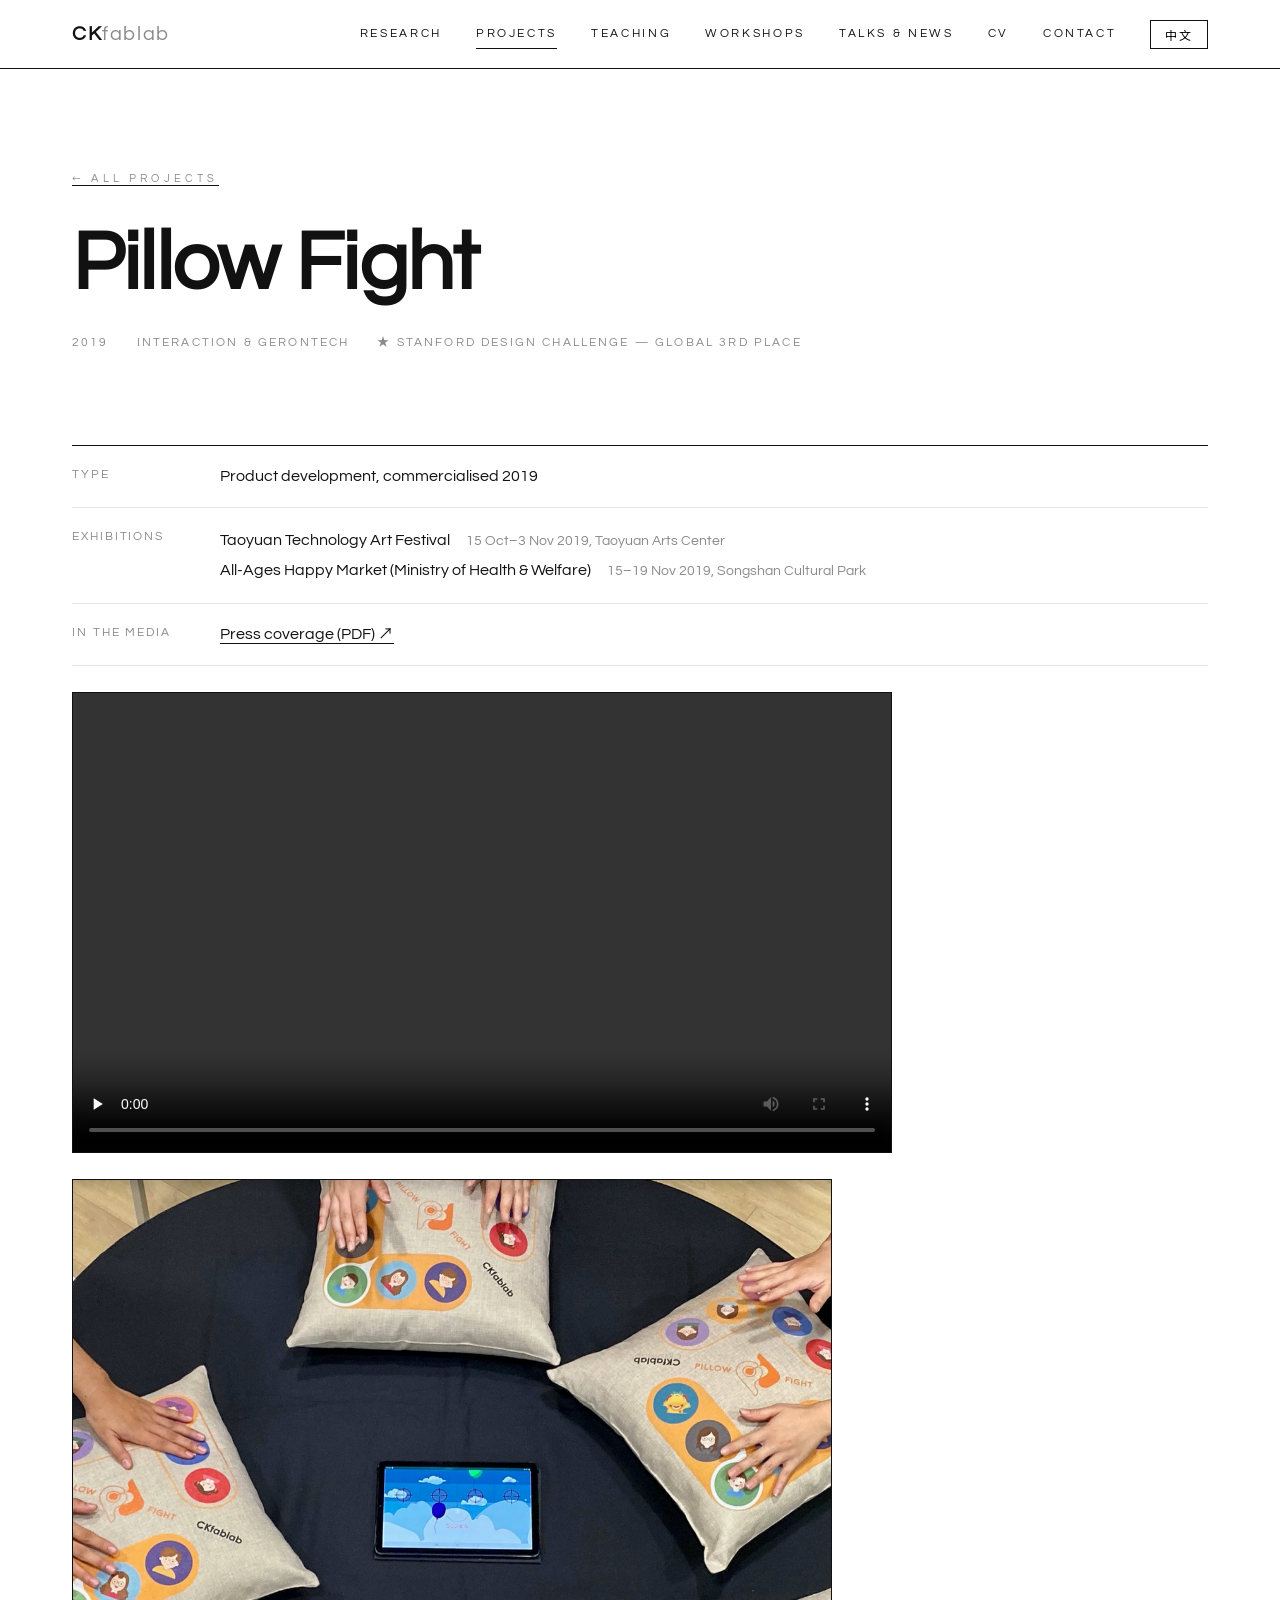
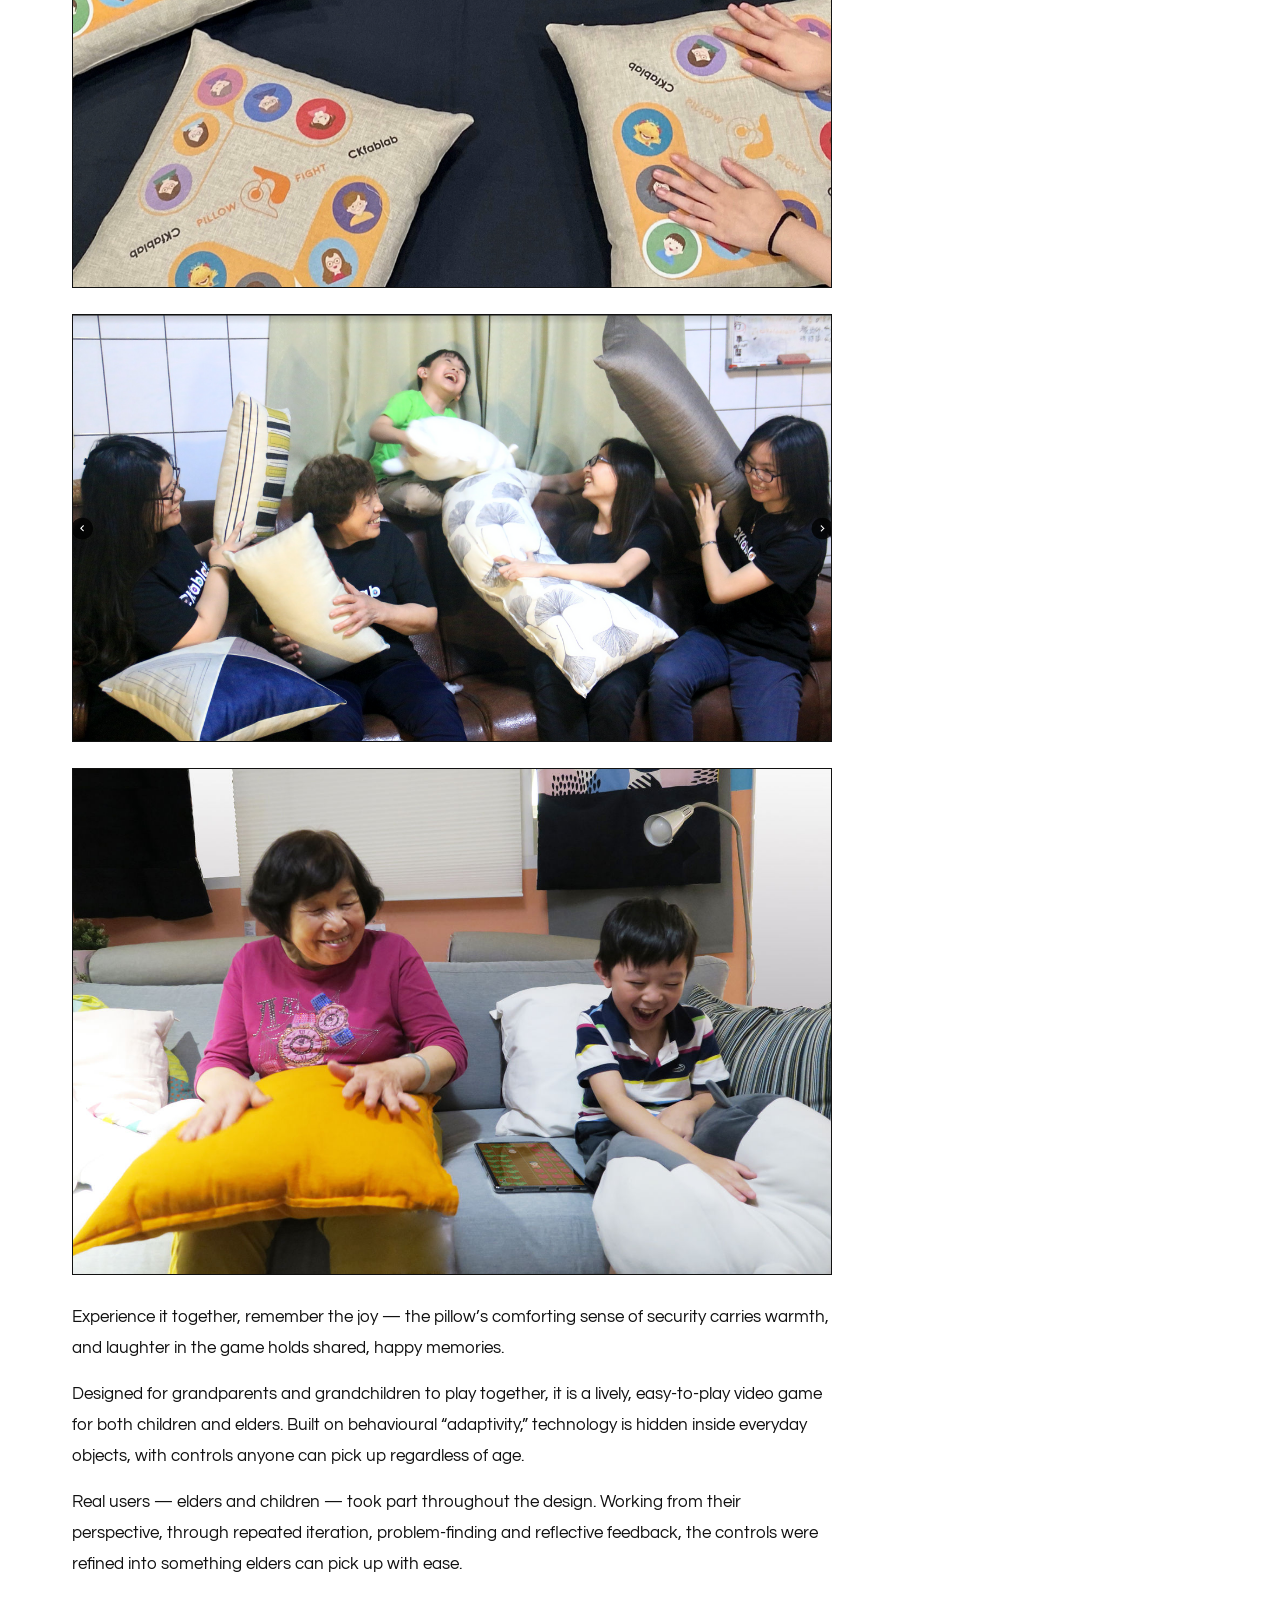
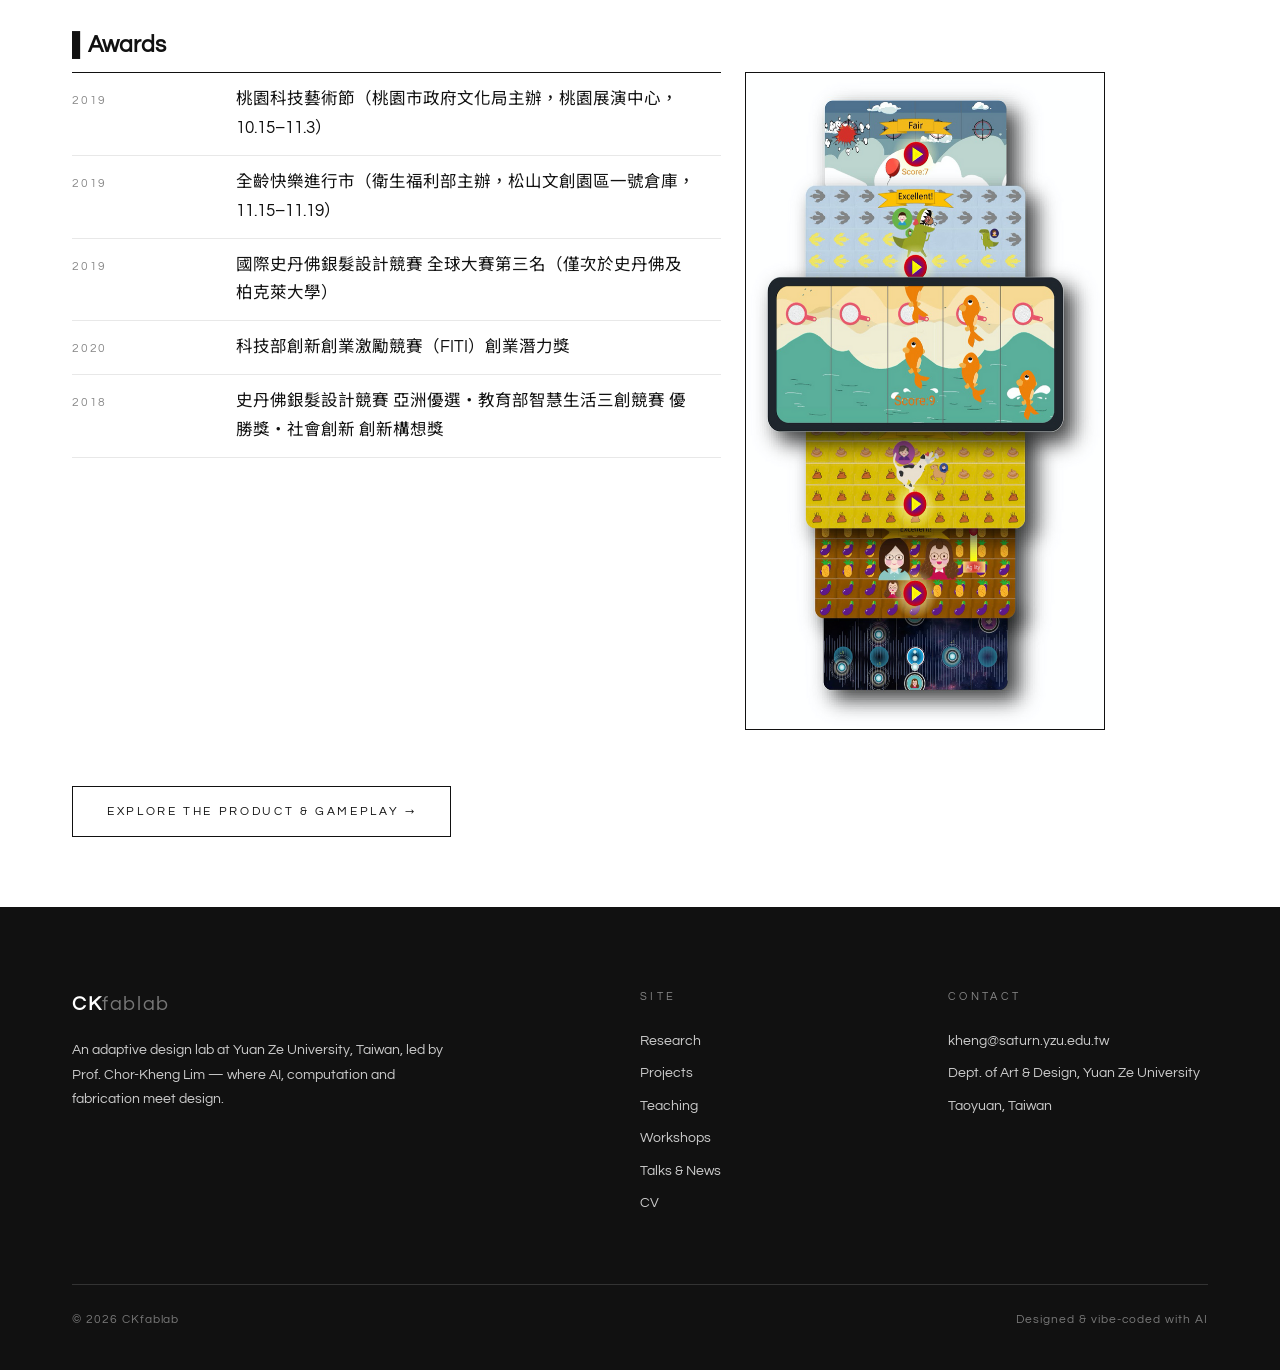
<file: pillow-fight-2019.html>
<!DOCTYPE html>
<html lang="en">
<head>
<meta charset="UTF-8">
<meta name="viewport" content="width=device-width, initial-scale=1">
<title>Pillow Fight 2019 — CKfablab</title>
<meta name="description" content="Pillow Fight (2019) — an intergenerational interactive game device by Prof. Chor-Kheng Lim; Stanford Center on Longevity Design Challenge, global 3rd place.">
<link href="https://fonts.googleapis.com/css2?family=Questrial&family=Noto+Sans+TC:wght@300;400;700&display=swap" rel="stylesheet">
<link rel="stylesheet" href="css/style.css">
<style>
  .detail-meta { display:flex; gap:28px; flex-wrap:wrap; font-size:12px; letter-spacing:.18em; text-transform:uppercase; color:var(--gray); margin-top:20px; }
  .spec { border-top:1px solid var(--ink); margin-top:40px; }
  .spec-row { display:grid; grid-template-columns:130px 1fr; gap:18px; padding:16px 0; border-bottom:1px solid #e5e5e5; }
  .spec-row .k { font-size:12px; letter-spacing:.16em; text-transform:uppercase; color:var(--gray); padding-top:2px; }
  .spec-row .v { font-size:15.5px; line-height:1.85; }
  .spec-row .v .sub { color:var(--gray); font-size:14px; }
  /* 圖片一律維持原始比例、不裁切 */
  .pf-media { display:block; width:100%; max-width:760px; height:auto; border:1px solid var(--ink); margin:26px 0; }
  .pf-desc p { max-width:760px; font-size:16.5px; line-height:1.9; margin:14px 0; }
  .awards-wrap { display:grid; grid-template-columns:1fr; gap:24px; margin-top:14px; }
  @media (min-width:720px){ .awards-wrap{ grid-template-columns:1.4fr 1fr; align-items:start; } }
  .award-img { display:block; width:100%; max-width:360px; height:auto; border:1px solid var(--ink); }
  .next-cta { display:inline-block; margin-top:56px; }
</style>
<!-- Google Analytics 4 -->
<script async src="https://www.googletagmanager.com/gtag/js?id=G-SLD74RKPY2"></script>
<script>
  window.dataLayer = window.dataLayer || [];
  function gtag(){dataLayer.push(arguments);}
  gtag('js', new Date());
  gtag('config', 'G-SLD74RKPY2');
</script>
</head>
<body data-lang="en">

<header>
  <div class="header-inner">
    <a class="wordmark" href="index.html">CK<span>fablab</span></a>
    <button class="nav-toggle" aria-label="Menu">☰</button>
    <nav class="main-nav">
      <a href="research.html">Research</a>
      <a href="projects.html" class="active">Projects</a>
      <a href="teaching.html">Teaching</a>
      <a href="workshops.html">Workshops</a>
      <a href="talks.html">Talks &amp; News</a>
      <a href="people.html">CV</a>
      <a href="contact.html">Contact</a>
      <button class="lang-toggle">中文</button>
    </nav>
  </div>
</header>

<div class="page-hero" style="padding-bottom:36px;border-bottom:none">
  <div class="container">
    <p class="eyebrow"><a href="projects.html" class="link"><span class="lang-en">← All Projects</span><span class="lang-zh">← 所有專案</span></a></p>
    <h1 class="display"><span class="lang-en"><strong>Pillow Fight</strong></span><span class="lang-zh"><strong>枕頭戰！我要我們憶起玩</strong></span></h1>
    <div class="detail-meta" id="p-meta"></div>
  </div>
</div>

<section class="tight" style="padding-top:16px">
  <div class="container">

    <!-- 規格：產品開發 / 展覽 / 新聞報導 -->
    <div class="spec" id="p-spec"></div>

    <!-- 遊戲實錄影片（維持原比例、不裁切） -->
    <video id="p-video" controls preload="none" playsinline style="display:none;width:100%;max-width:820px;aspect-ratio:16/9;height:auto;border:1px solid var(--ink);margin:26px 0;background:#000"></video>

    <!-- 三張照片（維持原比例、不裁切） -->
    <img class="pf-media" src="assets/projects/gallery/pf-demo-1.png" alt="Pillow Fight cushions" loading="lazy">
    <img class="pf-media" src="assets/projects/gallery/pf-2019-boy.jpg" alt="Playing Pillow Fight" loading="lazy">
    <img class="pf-media" src="assets/projects/gallery/pf-2019-sofa.jpg" alt="Grandparent and grandchild playing" loading="lazy">

    <!-- 遊戲說明 -->
    <div class="pf-desc">
      <p><span class="lang-en">Experience it together, remember the joy — the pillow’s comforting sense of security carries warmth, and laughter in the game holds shared, happy memories.</span><span class="lang-zh">一同體驗、憶起歡樂—用抱枕帶來的安全感傳遞溫暖，用遊戲中的歡笑聲乘載共同的美好回憶。</span></p>
      <p><span class="lang-en">Designed for grandparents and grandchildren to play together, it is a lively, easy-to-play video game for both children and elders. Built on behavioural “adaptivity,” technology is hidden inside everyday objects, with controls anyone can pick up regardless of age.</span><span class="lang-zh">本設計以祖孫共玩為目標，發展一套孩童及長輩都容易操作的生動有趣電玩遊戲。設計以行為「適應性」為主軸，將科技隱藏於生活物件中，著重於不分年紀都能適應的遊戲操作行為。</span></p>
      <p><span class="lang-en">Real users — elders and children — took part throughout the design. Working from their perspective, through repeated iteration, problem-finding and reflective feedback, the controls were refined into something elders can pick up with ease.</span><span class="lang-zh">這款遊戲加入了真實使用者（長者與孩童）的參與，從他們的角度出發，在不斷修正、拋出問題與反思回饋後，逐步打磨出長者也能輕鬆上手的操作。</span></p>
    </div>

    <!-- 得獎紀錄 + 直式圖（維持原比例、不裁切） -->
    <h2 style="font-weight:700;font-size:23px;margin:52px 0 6px"><span class="lang-en">▌Awards</span><span class="lang-zh">▌得獎紀錄</span></h2>
    <div class="awards-wrap">
      <div class="row-list fact-list" id="p-awards" style="border-top:1px solid var(--ink)"></div>
      <img class="award-img" src="assets/projects/gallery/pf-2019-award.jpg" alt="Award" loading="lazy">
    </div>

    <a class="btn next-cta" href="project.html?id=pillow-fight">
      <span class="lang-en">Explore the product &amp; gameplay →</span><span class="lang-zh">進入產品介紹 →</span>
    </a>
  </div>
</section>

<footer>
  <div class="container">
    <div class="footer-grid">
      <div>
        <div class="wordmark">CK<span>fablab</span></div>
        <p style="margin-top:16px;color:#ccc;font-size:14px;max-width:380px">
          <span class="lang-en">An adaptive design lab at Yuan Ze University, Taiwan, led by Prof. Chor-Kheng Lim — where AI, computation and fabrication meet design.</span>
          <span class="lang-zh">林楚卿教授帶領的元智大學數位構築實驗室——AI、運算與製造遇上設計之處。</span>
        </p>
      </div>
      <div>
        <h4>Site</h4>
        <ul>
          <li><a href="research.html">Research</a></li>
          <li><a href="projects.html">Projects</a></li>
          <li><a href="teaching.html">Teaching</a></li>
          <li><a href="workshops.html">Workshops</a></li>
          <li><a href="talks.html">Talks &amp; News</a></li>
          <li><a href="people.html">CV</a></li>
        </ul>
      </div>
      <div>
        <h4>Contact</h4>
        <ul>
          <li><a href="mailto:kheng@saturn.yzu.edu.tw">kheng@saturn.yzu.edu.tw</a></li>
          <li><span class="lang-en">Dept. of Art &amp; Design, Yuan Ze University</span><span class="lang-zh">元智大學 藝術與設計學系</span></li>
          <li><span class="lang-en">Taoyuan, Taiwan</span><span class="lang-zh">桃園，台灣</span></li>
        </ul>
      </div>
    </div>
    <div class="footer-bottom">
      <span>© 2026 CKfablab</span>
      <span><span class="lang-en">Designed &amp; vibe-coded with AI</span><span class="lang-zh">本站以 AI 協作 vibe coding 完成</span></span>
    </div>
  </div>
</footer>

<script src="js/projects-data.js"></script>
<script src="js/main.js"></script>
<script>
(function () {
  var data = (typeof PROJECTS !== 'undefined') ? PROJECTS : [];
  var p = data.filter(function (x) { return x.slug === 'pillow-fight'; })[0];
  if (!p) return;
  document.title = 'Pillow Fight 2019 · 枕頭戰 — CKfablab';

  document.getElementById('p-meta').innerHTML =
    '<span>' + (p.year || '') + '</span>' +
    '<span><span class="lang-en">Interaction &amp; Gerontech</span><span class="lang-zh">互動與高齡科技</span></span>' +
    (p.award ? '<span>★ <span class="lang-en">' + (p.award_en || p.award) + '</span><span class="lang-zh">' + p.award + '</span></span>' : '');

  // 規格：產品開發 / 展覽 / 新聞報導
  var rows = '';
  rows += '<div class="spec-row"><div class="k"><span class="lang-en">Type</span><span class="lang-zh">類型</span></div><div class="v"><span class="lang-en">Product development, commercialised 2019</span><span class="lang-zh">產品開發，2019 年商品化</span></div></div>';
  rows += '<div class="spec-row"><div class="k"><span class="lang-en">Exhibitions</span><span class="lang-zh">展覽</span></div><div class="v">' +
    '<div style="margin:2px 0"><span class="lang-zh">2019 桃園科技藝術節（桃園市政府文化局主辦）　<span class="sub">2019.10.15–11.3，桃園展演中心</span></span><span class="lang-en">Taoyuan Technology Art Festival　<span class="sub">15 Oct–3 Nov 2019, Taoyuan Arts Center</span></span></div>' +
    '<div style="margin:2px 0"><span class="lang-zh">2019 全齡快樂進行市（衛生福利部主辦）　<span class="sub">2019.11.15–11.19，松山文創園區一號倉庫</span></span><span class="lang-en">All-Ages Happy Market (Ministry of Health &amp; Welfare)　<span class="sub">15–19 Nov 2019, Songshan Cultural Park</span></span></div>' +
    '</div></div>';
  if (p.press_pdf) {
    rows += '<div class="spec-row"><div class="k"><span class="lang-en">In the Media</span><span class="lang-zh">新聞報導</span></div><div class="v">' +
      '<a class="link" href="' + encodeURI(p.press_pdf) + '" target="_blank" rel="noopener"><span class="lang-en">Press coverage (PDF) ↗</span><span class="lang-zh">新聞報導合輯（PDF）↗</span></a></div></div>';
  }
  document.getElementById('p-spec').innerHTML = rows;

  if (p.video_mp4) {
    var v = document.getElementById('p-video');
    v.src = p.video_mp4; v.style.display = 'block';
  }

  // 得獎紀錄
  if (p.facts && p.facts.length) {
    document.getElementById('p-awards').innerHTML =
      p.facts.map(function (f) { return '<div class="row-item"><span class="date">' + f[0] + '</span><span class="title">' + f[1] + '</span></div>'; }).join('');
  }
})();
</script>
</body>
</html>
</file>
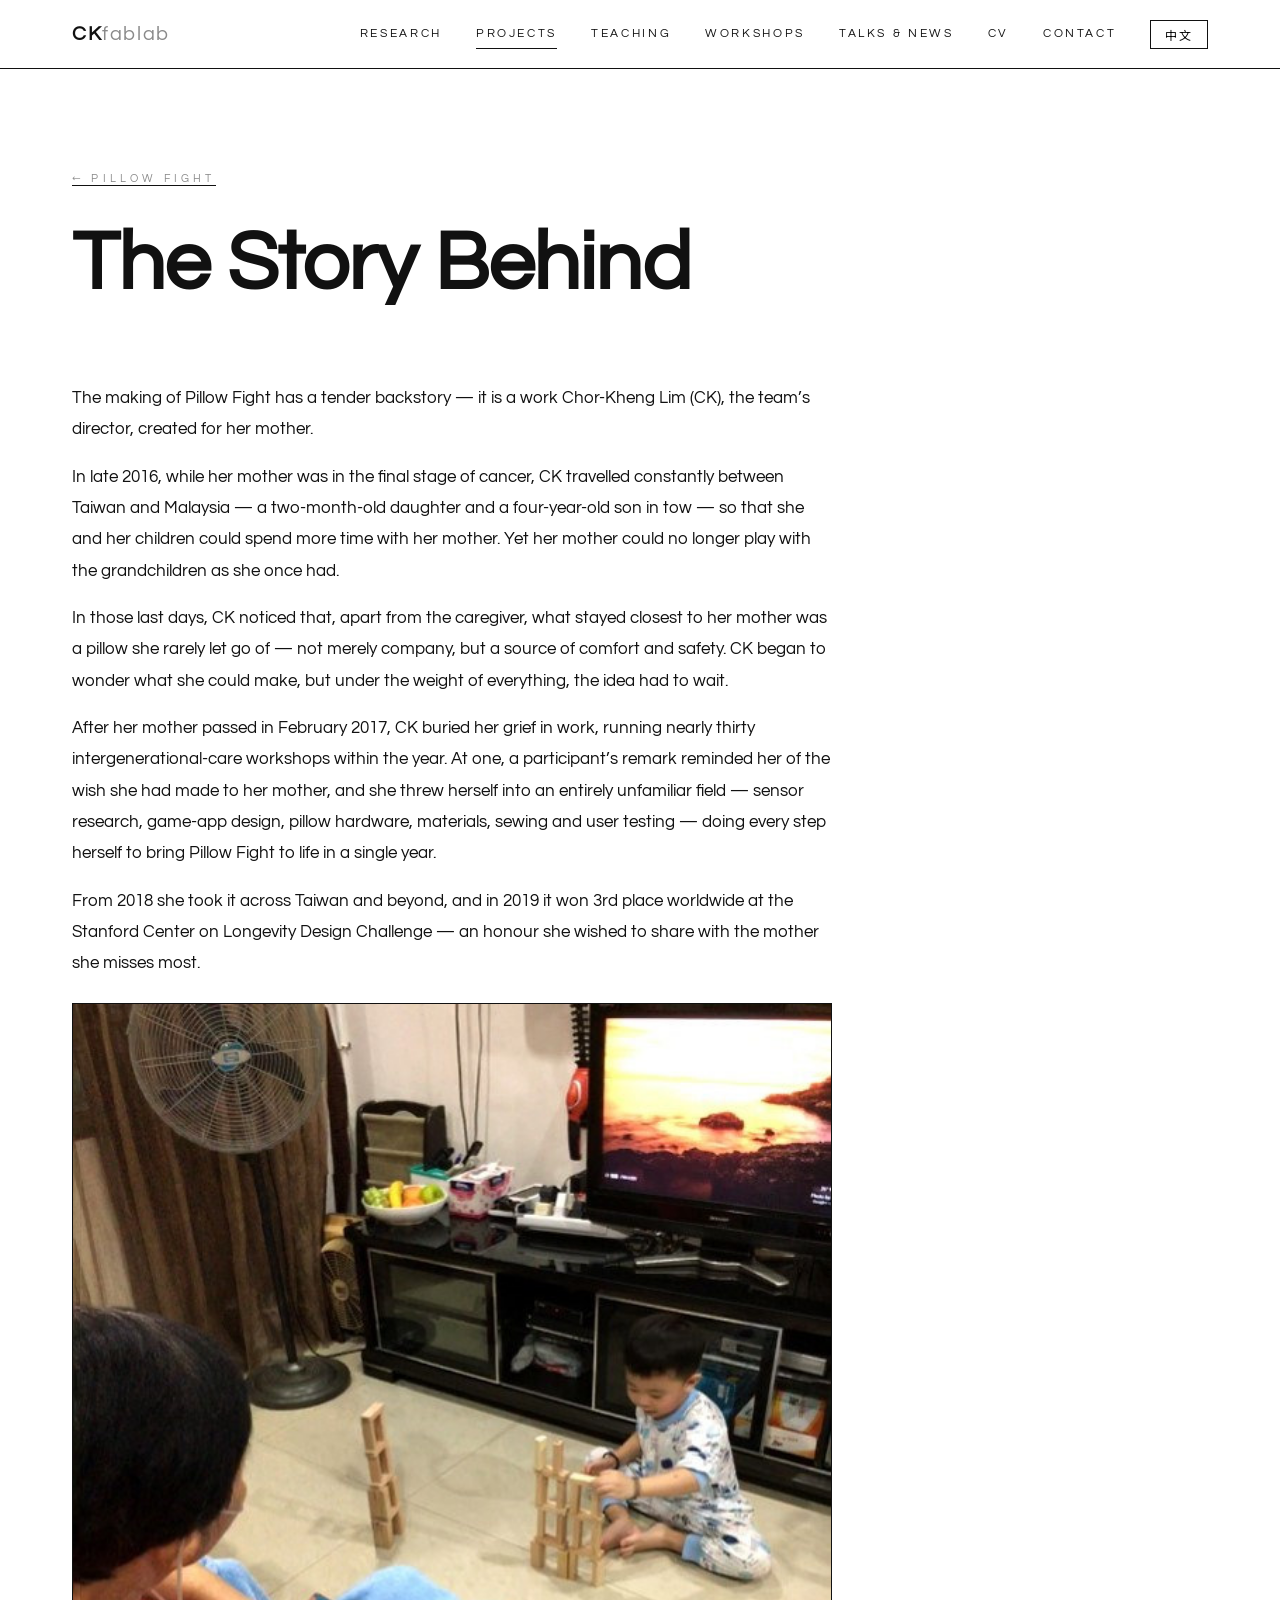
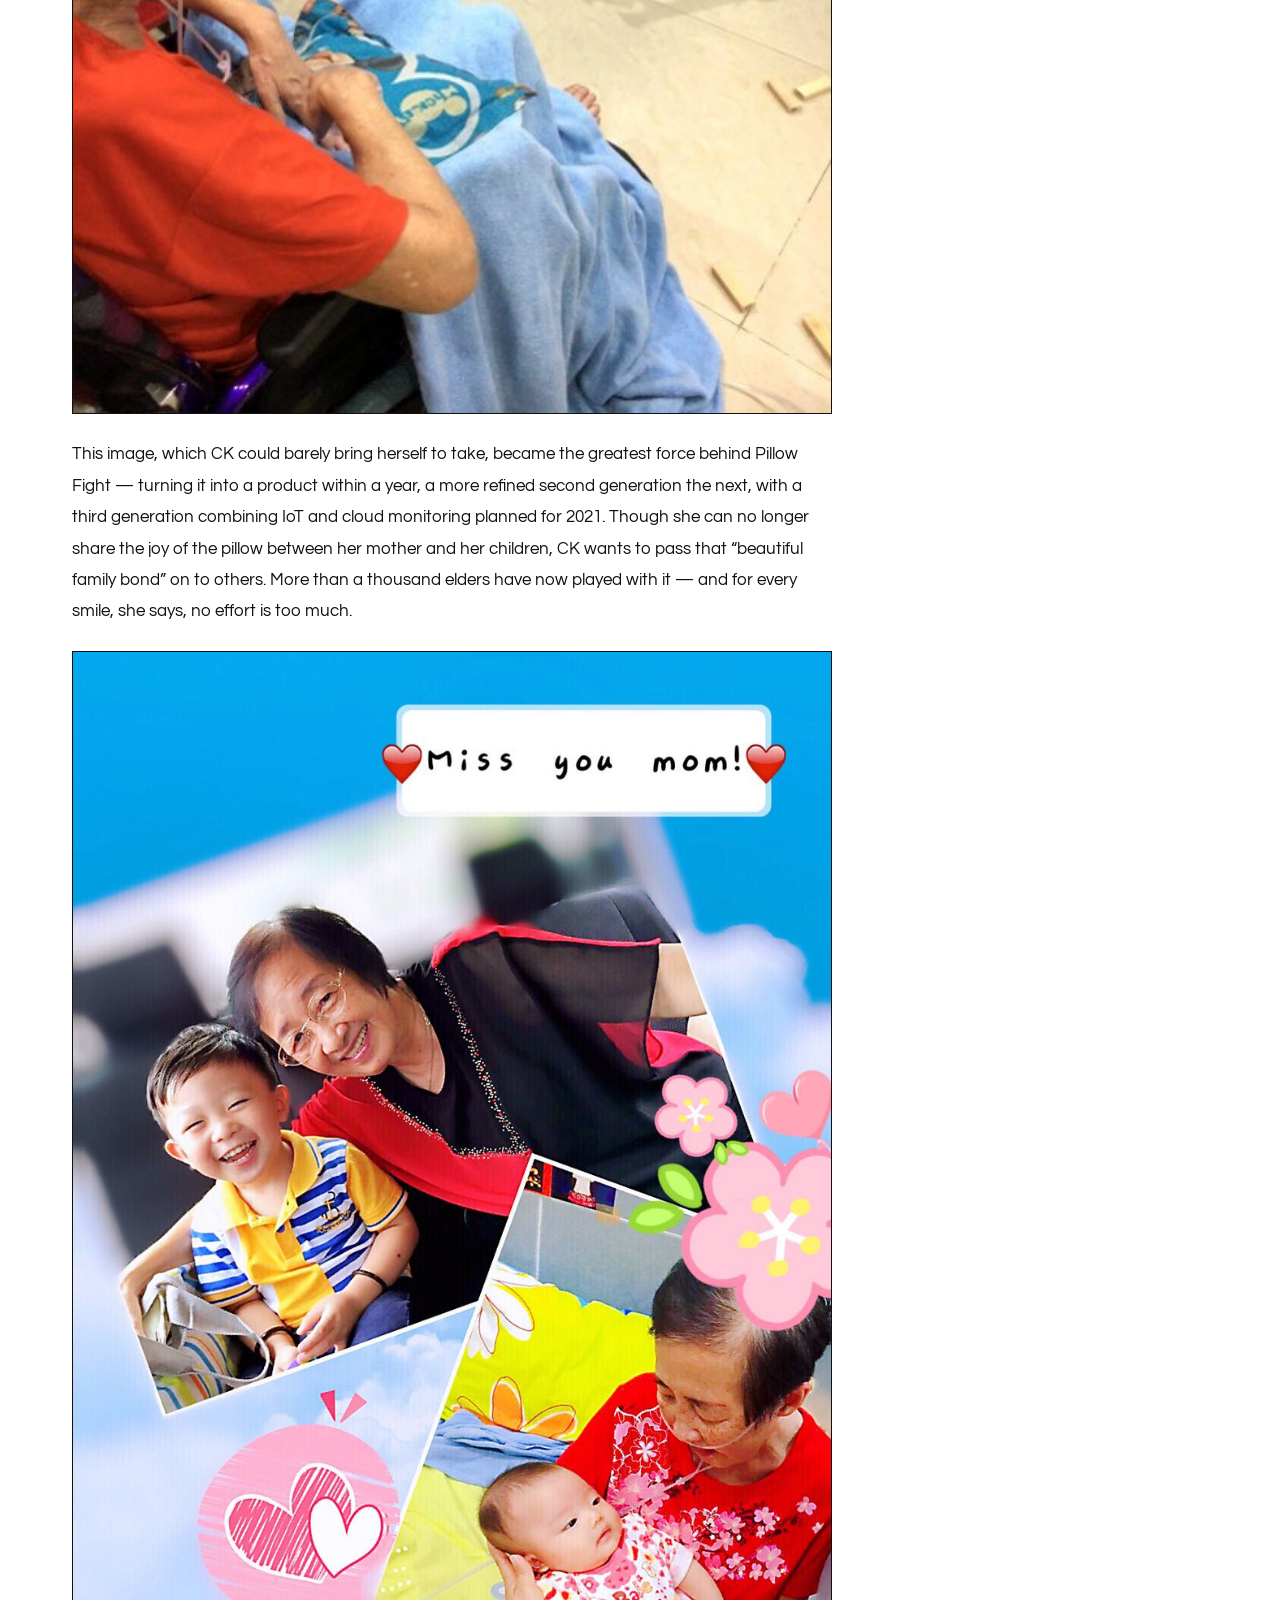
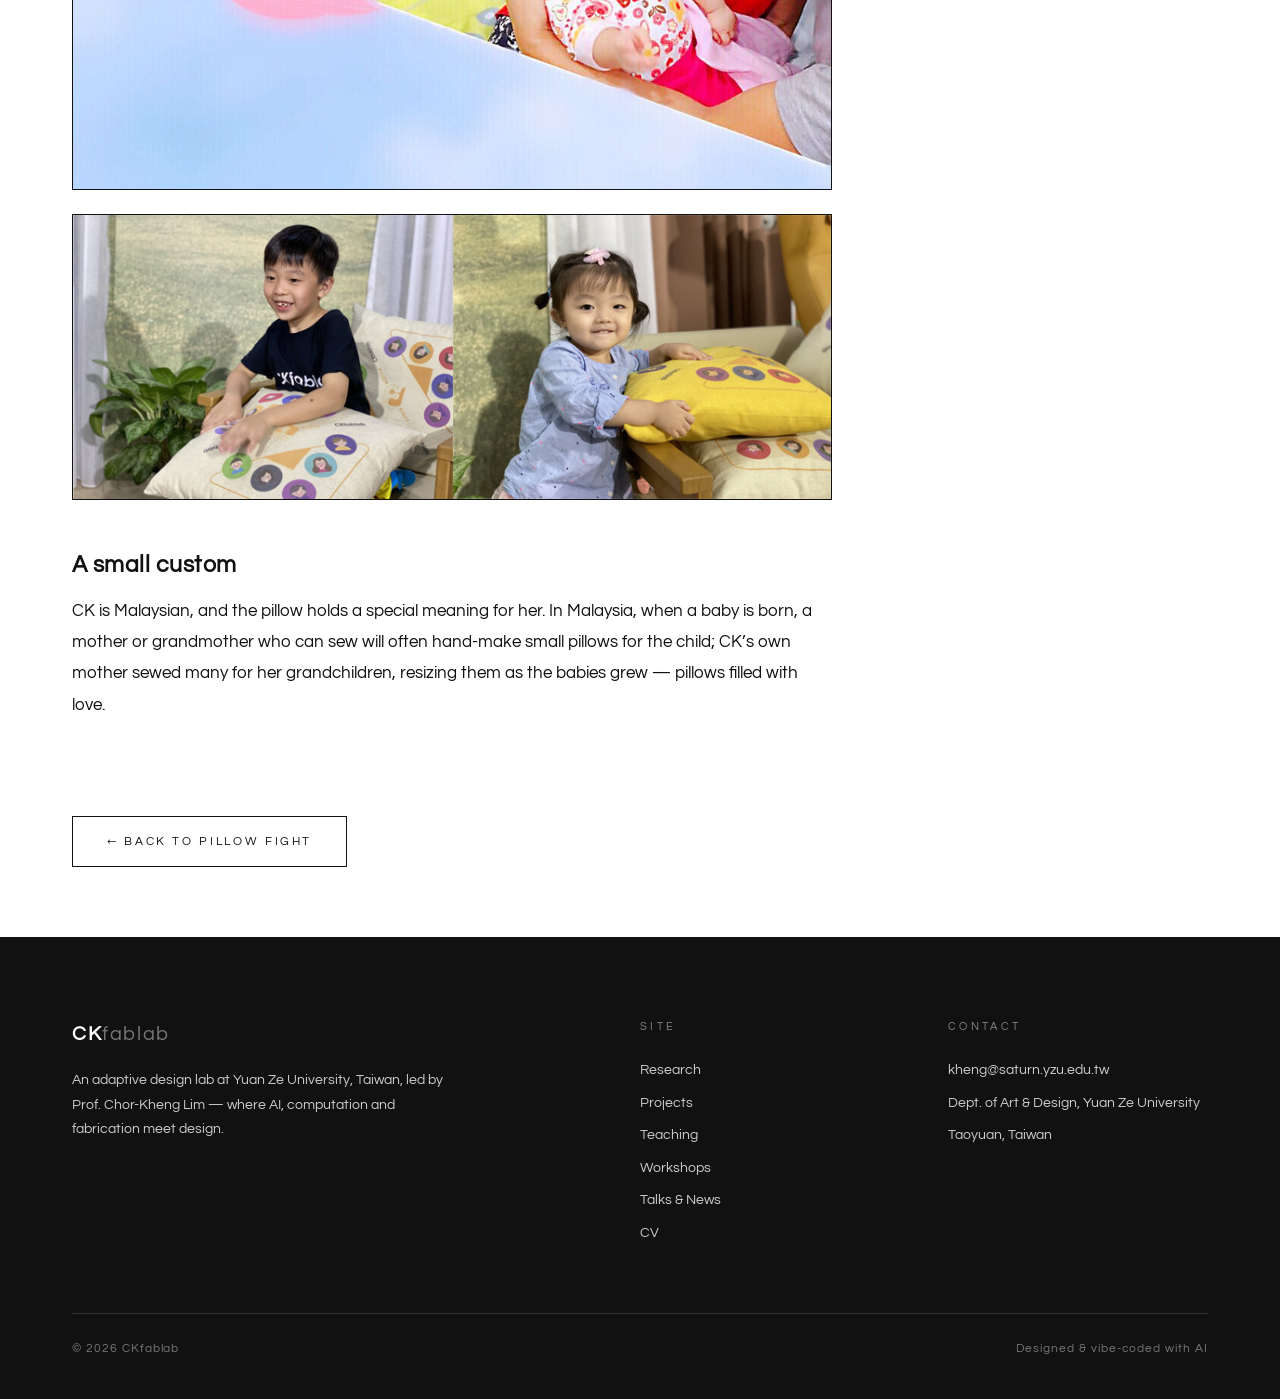
<file: pillow-fight-brand.html>
<!DOCTYPE html>
<html lang="en">
<head>
<meta charset="UTF-8">
<meta name="viewport" content="width=device-width, initial-scale=1">
<title>Pillow Fight — The Story Behind — CKfablab</title>
<meta name="description" content="The story behind Pillow Fight — a work Prof. Chor-Kheng Lim created in memory of her mother.">
<link href="https://fonts.googleapis.com/css2?family=Questrial&family=Noto+Sans+TC:wght@300;400;700&display=swap" rel="stylesheet">
<link rel="stylesheet" href="css/style.css">
<style>
  .story-body p { max-width:760px; }
</style>
<!-- Google Analytics 4 -->
<script async src="https://www.googletagmanager.com/gtag/js?id=G-SLD74RKPY2"></script>
<script>
  window.dataLayer = window.dataLayer || [];
  function gtag(){dataLayer.push(arguments);}
  gtag('js', new Date());
  gtag('config', 'G-SLD74RKPY2');
</script>
</head>
<body data-lang="en">

<header>
  <div class="header-inner">
    <a class="wordmark" href="index.html">CK<span>fablab</span></a>
    <button class="nav-toggle" aria-label="Menu">☰</button>
    <nav class="main-nav">
      <a href="research.html">Research</a>
      <a href="projects.html" class="active">Projects</a>
      <a href="teaching.html">Teaching</a>
      <a href="workshops.html">Workshops</a>
      <a href="talks.html">Talks &amp; News</a>
      <a href="people.html">CV</a>
      <a href="contact.html">Contact</a>
      <button class="lang-toggle">中文</button>
    </nav>
  </div>
</header>

<div class="page-hero" style="padding-bottom:30px;border-bottom:none">
  <div class="container">
    <p class="eyebrow"><a href="project.html?id=pillow-fight" class="link"><span class="lang-en">← Pillow Fight</span><span class="lang-zh">← 枕頭戰</span></a></p>
    <h1 class="display"><span class="lang-en"><strong>The Story Behind</strong></span><span class="lang-zh"><strong>品牌故事</strong></span></h1>
  </div>
</div>

<section class="tight" style="padding-top:20px">
  <div class="container">
    <div class="story-body" id="brand-body" style="margin-top:20px"></div>
    <p style="margin-top:64px"><a class="btn" href="project.html?id=pillow-fight"><span class="lang-en">← Back to Pillow Fight</span><span class="lang-zh">← 回枕頭戰</span></a></p>
  </div>
</section>

<footer>
  <div class="container">
    <div class="footer-grid">
      <div>
        <div class="wordmark">CK<span>fablab</span></div>
        <p style="margin-top:16px;color:#ccc;font-size:14px;max-width:380px">
          <span class="lang-en">An adaptive design lab at Yuan Ze University, Taiwan, led by Prof. Chor-Kheng Lim — where AI, computation and fabrication meet design.</span>
          <span class="lang-zh">林楚卿教授帶領的元智大學數位構築實驗室——AI、運算與製造遇上設計之處。</span>
        </p>
      </div>
      <div>
        <h4>Site</h4>
        <ul>
          <li><a href="research.html">Research</a></li>
          <li><a href="projects.html">Projects</a></li>
          <li><a href="teaching.html">Teaching</a></li>
          <li><a href="workshops.html">Workshops</a></li>
          <li><a href="talks.html">Talks &amp; News</a></li>
          <li><a href="people.html">CV</a></li>
        </ul>
      </div>
      <div>
        <h4>Contact</h4>
        <ul>
          <li><a href="mailto:kheng@saturn.yzu.edu.tw">kheng@saturn.yzu.edu.tw</a></li>
          <li><span class="lang-en">Dept. of Art &amp; Design, Yuan Ze University</span><span class="lang-zh">元智大學 藝術與設計學系</span></li>
          <li><span class="lang-en">Taoyuan, Taiwan</span><span class="lang-zh">桃園，台灣</span></li>
        </ul>
      </div>
    </div>
    <div class="footer-bottom">
      <span>© 2026 CKfablab</span>
      <span><span class="lang-en">Designed &amp; vibe-coded with AI</span><span class="lang-zh">本站以 AI 協作 vibe coding 完成</span></span>
    </div>
  </div>
</footer>

<script src="js/projects-data.js"></script>
<script src="js/main.js"></script>
<script>
(function () {
  var data = (typeof PROJECTS !== 'undefined') ? PROJECTS : [];
  var p = data.filter(function (x) { return x.slug === 'pillow-fight'; })[0];
  if (!p || !p.brand) return;
  document.title = '品牌故事 · 枕頭戰 — CKfablab';
  var title = p.title_zh || '';
  function block(b) {
    if (b.t === 'h')    return '<h2 style="font-weight:700;font-size:23px;letter-spacing:.02em;margin:52px 0 6px"><span class="lang-en">' + b.en + '</span><span class="lang-zh">▌' + b.zh + '</span></h2>';
    if (b.t === 'sub')  return '<p style="font-size:19px;font-weight:700;margin:4px 0 18px"><span class="lang-en">' + b.en + '</span><span class="lang-zh">' + b.zh + '</span></p>';
    if (b.t === 'p')    return '<p style="max-width:760px;margin:16px 0;font-size:16.5px;line-height:1.9"><span class="lang-en">' + b.en + '</span><span class="lang-zh">' + b.zh + '</span></p>';
    if (b.t === 'img')  return '<img src="' + b.src + '" alt="' + title + '" loading="lazy" style="display:block;width:100%;max-width:760px;margin:24px 0;border:1px solid var(--ink)">';
    return '';
  }
  document.getElementById('brand-body').innerHTML = p.brand.map(block).join('');
})();
</script>
</body>
</html>
</file>
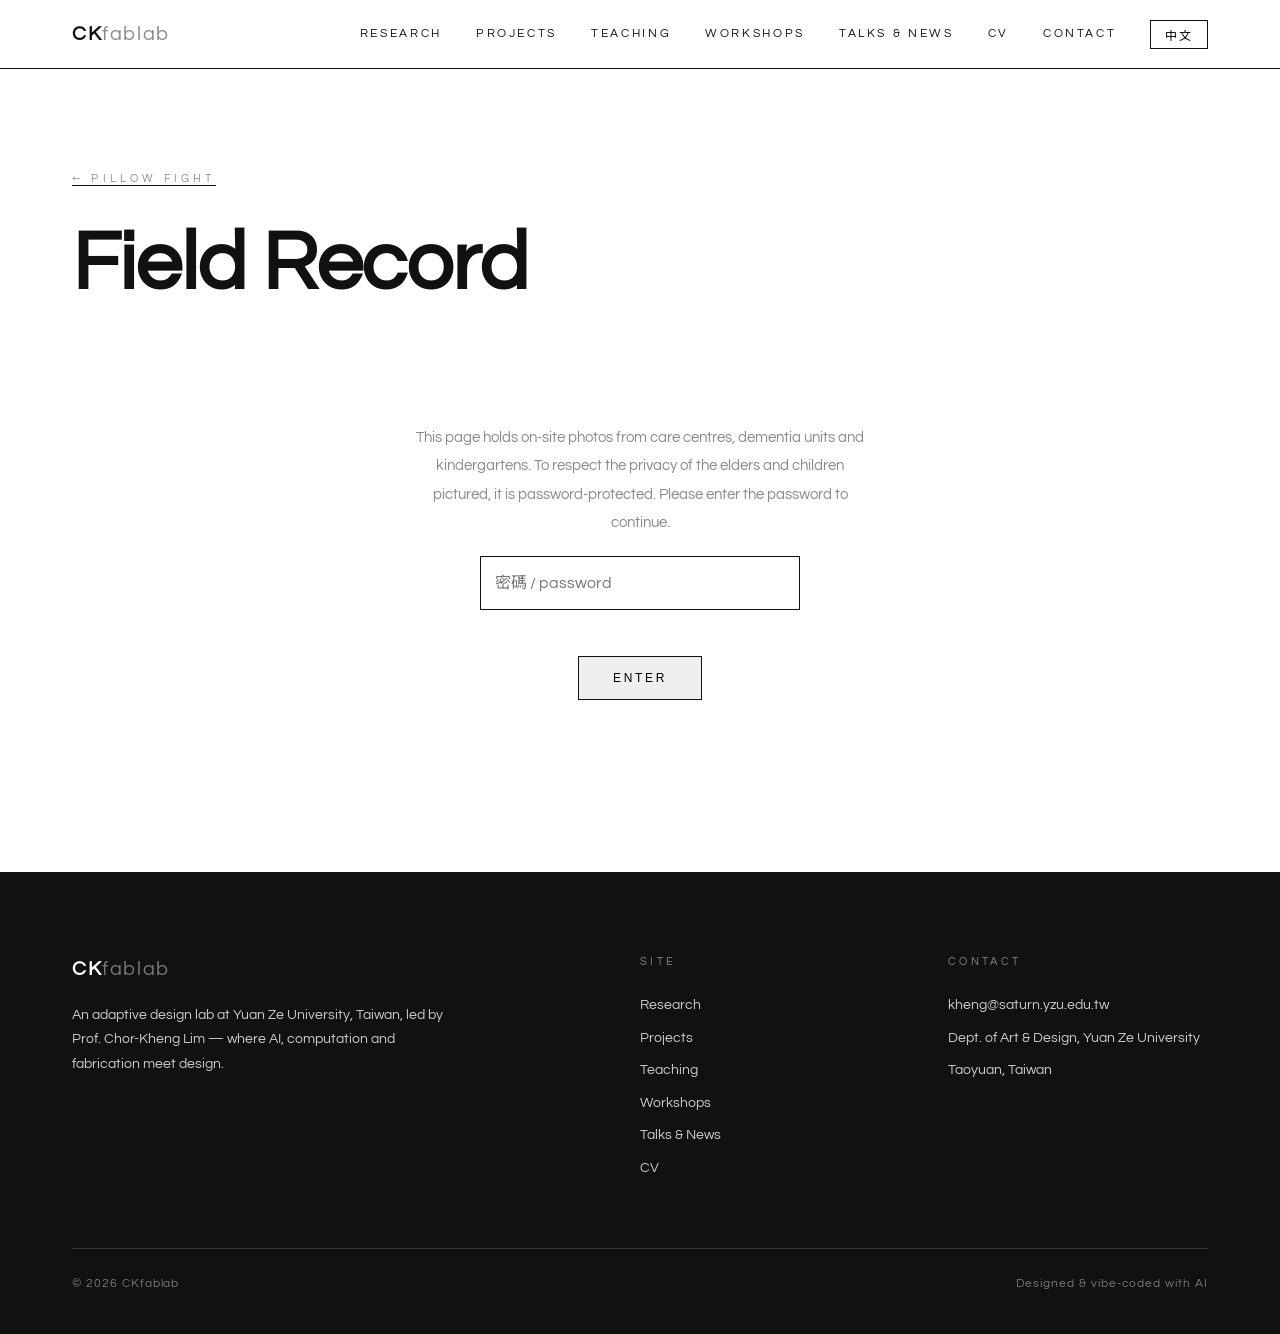
<file: pillow-fight-venues.html>
<!DOCTYPE html>
<html lang="en">
<head>
<meta charset="UTF-8">
<meta name="viewport" content="width=device-width, initial-scale=1">
<meta name="robots" content="noindex, nofollow">
<title>Pillow Fight — Field Record — CKfablab</title>
<meta name="description" content="Password-protected field record for the Pillow Fight project.">
<link href="https://fonts.googleapis.com/css2?family=Questrial&family=Noto+Sans+TC:wght@300;400;700&display=swap" rel="stylesheet">
<link rel="stylesheet" href="css/style.css">
<style>
  .gate-wrap { max-width:520px; margin:8vh auto; text-align:center; }
  .gate-wrap input { font:inherit; font-size:16px; padding:12px 14px; width:100%; max-width:320px; border:1px solid var(--ink); background:#fff; margin:18px 0 14px; }
  .gate-wrap .btn { cursor:pointer; }
  .gate-err { color:#b00; font-size:14px; min-height:20px; margin-top:10px; }
  .venue-grid { display:grid; grid-template-columns:repeat(auto-fill,minmax(240px,1fr)); gap:22px; margin-top:40px; }
  .venue-grid figure { margin:0; border:1px solid var(--ink); }
  .venue-grid img { width:100%; height:auto; display:block; border-bottom:1px solid var(--ink); }
  .venue-grid figcaption { padding:14px 16px; text-align:center; }
  .venue-grid .vn { font-weight:700; font-size:15px; line-height:1.45; }
  .venue-grid .vo { font-size:13px; color:var(--gray); margin-top:3px; }
  .venue-grid .vd { font-size:12px; letter-spacing:.12em; color:var(--gray); margin-top:8px; }
</style>
<!-- Google Analytics 4 -->
<script async src="https://www.googletagmanager.com/gtag/js?id=G-SLD74RKPY2"></script>
<script>
  window.dataLayer = window.dataLayer || [];
  function gtag(){dataLayer.push(arguments);}
  gtag('js', new Date());
  gtag('config', 'G-SLD74RKPY2');
</script>
</head>
<body data-lang="en">

<header>
  <div class="header-inner">
    <a class="wordmark" href="index.html">CK<span>fablab</span></a>
    <button class="nav-toggle" aria-label="Menu">☰</button>
    <nav class="main-nav">
      <a href="research.html">Research</a>
      <a href="projects.html">Projects</a>
      <a href="teaching.html">Teaching</a>
      <a href="workshops.html">Workshops</a>
      <a href="talks.html">Talks &amp; News</a>
      <a href="people.html">CV</a>
      <a href="contact.html">Contact</a>
      <button class="lang-toggle">中文</button>
    </nav>
  </div>
</header>

<div class="page-hero" style="padding-bottom:30px;border-bottom:none">
  <div class="container">
    <p class="eyebrow"><a href="project.html?id=pillow-fight" class="link"><span class="lang-en">← Pillow Fight</span><span class="lang-zh">← 枕頭戰</span></a></p>
    <h1 class="display"><span class="lang-en"><strong>Field Record</strong></span><span class="lang-zh"><strong>場域應用 · 照片紀錄</strong></span></h1>
  </div>
</div>

<section class="tight" style="padding-top:10px">
  <div class="container">

    <!-- 密碼閘門 -->
    <div id="gate" class="gate-wrap">
      <p style="max-width:460px;margin:0 auto;color:var(--gray);font-size:15px;line-height:1.9">
        <span class="lang-en">This page holds on-site photos from care centres, dementia units and kindergartens. To respect the privacy of the elders and children pictured, it is password-protected. Please enter the password to continue.</span>
        <span class="lang-zh">本頁收錄枕頭戰於各長照中心、失智據點與幼兒園的實地照片。為尊重被攝長者與孩童的肖像權，設有密碼保護。請輸入密碼後瀏覽。</span>
      </p>
      <input id="pw" type="password" autocomplete="off" aria-label="password" placeholder="密碼 / password">
      <br>
      <button class="btn" id="go"><span class="lang-en">Enter</span><span class="lang-zh">進入</span></button>
      <div class="gate-err" id="err"></div>
    </div>

    <!-- 照片相簿（驗證後顯示） -->
    <div id="album" style="display:none">
      <p style="max-width:760px;margin:0 0 8px;font-size:15px;color:var(--gray)">
        <span class="lang-en">Pillow Fight travelled to elder day-care centres, dementia-care units, kindergartens and community associations across Taiwan, 2019–2020.</span>
        <span class="lang-zh">枕頭戰於 2019–2020 年巡迴台灣各地日照中心、失智照護據點、幼兒園與社區發展協會的實地紀錄。</span>
      </p>
      <p style="font-size:12px;color:var(--gray);margin:0 0 6px">
        <span class="lang-en">Please keep these images confidential and do not redistribute.</span>
        <span class="lang-zh">請勿轉載或外流這些照片。</span>
      </p>
      <div class="venue-grid" id="grid"></div>
      <p style="margin-top:56px"><a class="btn" href="project.html?id=pillow-fight"><span class="lang-en">← Back to Pillow Fight</span><span class="lang-zh">← 回枕頭戰</span></a></p>
    </div>

  </div>
</section>

<footer>
  <div class="container">
    <div class="footer-grid">
      <div>
        <div class="wordmark">CK<span>fablab</span></div>
        <p style="margin-top:16px;color:#ccc;font-size:14px;max-width:380px">
          <span class="lang-en">An adaptive design lab at Yuan Ze University, Taiwan, led by Prof. Chor-Kheng Lim — where AI, computation and fabrication meet design.</span>
          <span class="lang-zh">林楚卿教授帶領的元智大學數位構築實驗室——AI、運算與製造遇上設計之處。</span>
        </p>
      </div>
      <div>
        <h4>Site</h4>
        <ul>
          <li><a href="research.html">Research</a></li>
          <li><a href="projects.html">Projects</a></li>
          <li><a href="teaching.html">Teaching</a></li>
          <li><a href="workshops.html">Workshops</a></li>
          <li><a href="talks.html">Talks &amp; News</a></li>
          <li><a href="people.html">CV</a></li>
        </ul>
      </div>
      <div>
        <h4>Contact</h4>
        <ul>
          <li><a href="mailto:kheng@saturn.yzu.edu.tw">kheng@saturn.yzu.edu.tw</a></li>
          <li><span class="lang-en">Dept. of Art &amp; Design, Yuan Ze University</span><span class="lang-zh">元智大學 藝術與設計學系</span></li>
          <li><span class="lang-en">Taoyuan, Taiwan</span><span class="lang-zh">桃園，台灣</span></li>
        </ul>
      </div>
    </div>
    <div class="footer-bottom">
      <span>© 2026 CKfablab</span>
      <span><span class="lang-en">Designed &amp; vibe-coded with AI</span><span class="lang-zh">本站以 AI 協作 vibe coding 完成</span></span>
    </div>
  </div>
</footer>

<script src="js/projects-data.js"></script>
<script src="js/main.js"></script>
<script>
(function () {
  // 密碼以 SHA-256 雜湊比對（不在原始碼放明碼）；純靜態站屬軟性保護，正式上鎖建議於部署平台加密碼
  var HASH = '1ef142c8213e887dc6812fe3147cfeada300cc161799af8d62bf1e165b1a4a6c';
  var gate = document.getElementById('gate'), album = document.getElementById('album'),
      pw = document.getElementById('pw'), err = document.getElementById('err');

  async function sha256(s) {
    var buf = await crypto.subtle.digest('SHA-256', new TextEncoder().encode(s));
    return Array.from(new Uint8Array(buf)).map(function (b) { return b.toString(16).padStart(2, '0'); }).join('');
  }

  function renderAlbum() {
    var data = (typeof PROJECTS !== 'undefined') ? PROJECTS : [];
    var p = data.filter(function (x) { return x.slug === 'pillow-fight'; })[0];
    if (!p || !p.venues) return;
    document.getElementById('grid').innerHTML = p.venues.map(function (v) {
      return '<figure><img src="' + v.img + '" alt="" loading="lazy">' +
        '<figcaption><div class="vn">' + v.name + '</div>' +
        (v.org ? '<div class="vo">' + v.org + '</div>' : '') +
        '<div class="vd">' + v.date + '</div></figcaption></figure>';
    }).join('');
  }

  async function tryUnlock() {
    var h = await sha256(pw.value || '');
    if (h === HASH) {
      gate.style.display = 'none';
      album.style.display = 'block';
      renderAlbum();
    } else {
      err.innerHTML = '<span class="lang-en">Incorrect password.</span><span class="lang-zh">密碼不正確。</span>';
      pw.value = '';
    }
  }

  document.getElementById('go').addEventListener('click', tryUnlock);
  pw.addEventListener('keydown', function (e) { if (e.key === 'Enter') tryUnlock(); });
})();
</script>
</body>
</html>
</file>
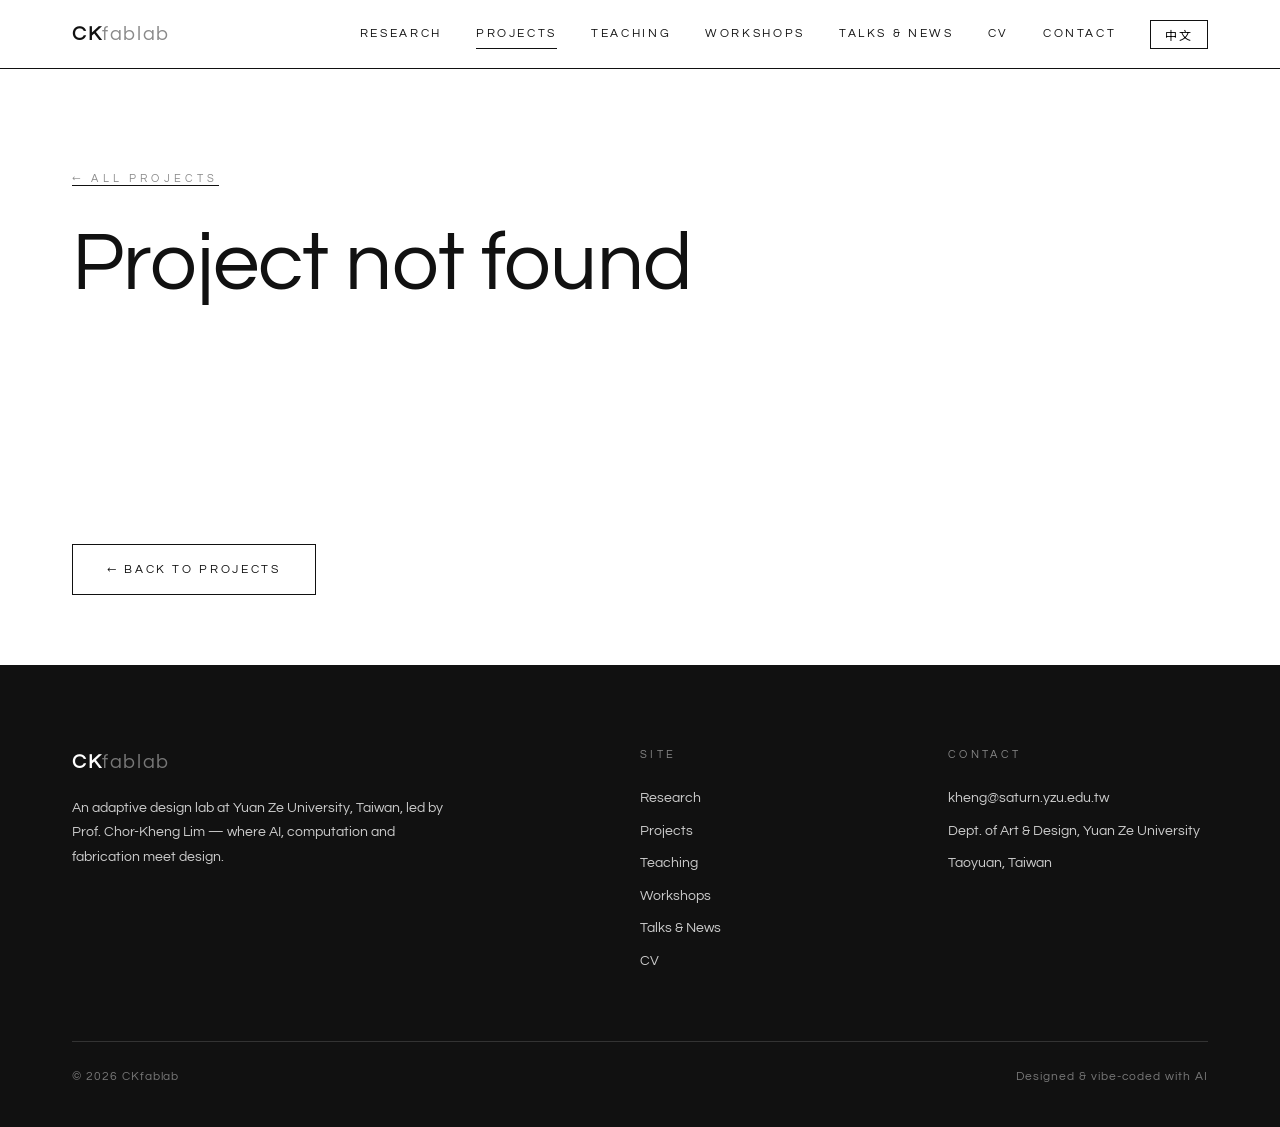
<file: project.html>
<!DOCTYPE html>
<html lang="en">
<head>
<meta charset="UTF-8">
<meta name="viewport" content="width=device-width, initial-scale=1">
<title>Project — CKfablab</title>
<meta name="description" content="Project detail — CKfablab, Prof. Chor-Kheng Lim's design lab at Yuan Ze University.">
<link href="https://fonts.googleapis.com/css2?family=Questrial&family=Noto+Sans+TC:wght@300;400;700&display=swap" rel="stylesheet">
<link rel="stylesheet" href="css/style.css">
<style>
.detail-hero-img { width:100%; max-height:62vh; object-fit:cover; border:1px solid var(--ink); display:block; }
.detail-meta { display:flex; gap:28px; flex-wrap:wrap; font-size:12px; letter-spacing:.18em; text-transform:uppercase; color:var(--gray); margin-top:20px; }
.detail-body p { max-width:760px; margin-bottom:20px; font-size:16.5px; }
.gallery { display:grid; grid-template-columns:repeat(auto-fill,minmax(320px,1fr)); gap:24px; margin-top:56px; }
.gallery img { width:100%; border:1px solid var(--ink); display:block; }
.fact-list { border-top:1px solid var(--ink); margin-top:8px; }
.fact-list .row-item { grid-template-columns:120px 1fr; }
</style>
<!-- Google Analytics 4 -->
<script async src="https://www.googletagmanager.com/gtag/js?id=G-SLD74RKPY2"></script>
<script>
  window.dataLayer = window.dataLayer || [];
  function gtag(){dataLayer.push(arguments);}
  gtag('js', new Date());
  gtag('config', 'G-SLD74RKPY2');
</script>
</head>
<body data-lang="en">

<header>
  <div class="header-inner">
    <a class="wordmark" href="index.html">CK<span>fablab</span></a>
    <button class="nav-toggle" aria-label="Menu">☰</button>
    <nav class="main-nav">
      <a href="research.html">Research</a>
      <a href="projects.html" class="active">Projects</a>
      <a href="teaching.html">Teaching</a>
      <a href="workshops.html">Workshops</a>
      <a href="talks.html">Talks &amp; News</a>
      <a href="people.html">CV</a>
      <a href="contact.html">Contact</a>
      <button class="lang-toggle">中文</button>
    </nav>
  </div>
</header>

<div class="page-hero" style="padding-bottom:40px;border-bottom:none">
  <div class="container">
    <p class="eyebrow"><a href="projects.html" class="link"><span class="lang-en">← All Projects</span><span class="lang-zh">← 所有專案</span></a></p>
    <h1 class="display" id="p-title"></h1>
    <div class="detail-meta" id="p-meta"></div>
  </div>
</div>

<section class="tight" style="padding-top:20px">
  <div class="container">
    <img id="p-hero" class="detail-hero-img" alt="" style="display:none">
    <div class="detail-body" id="p-body" style="margin-top:48px"></div>
    <div id="p-facts"></div>
    <div class="gallery" id="p-gallery"></div>
    <p style="margin-top:64px"><a class="btn" href="projects.html"><span class="lang-en">← Back to Projects</span><span class="lang-zh">← 回專案總覽</span></a></p>
  </div>
</section>

<footer>
  <div class="container">
    <div class="footer-grid">
      <div>
        <div class="wordmark">CK<span>fablab</span></div>
        <p style="margin-top:16px;color:#ccc;font-size:14px;max-width:380px">
          <span class="lang-en">An adaptive design lab at Yuan Ze University, Taiwan, led by Prof. Chor-Kheng Lim — where AI, computation and fabrication meet design.</span>
          <span class="lang-zh">林楚卿教授帶領的元智大學數位構築實驗室——AI、運算與製造遇上設計之處。</span>
        </p>
      </div>
      <div>
        <h4>Site</h4>
        <ul>
          <li><a href="research.html">Research</a></li>
          <li><a href="projects.html">Projects</a></li>
          <li><a href="teaching.html">Teaching</a></li>
          <li><a href="workshops.html">Workshops</a></li>
          <li><a href="talks.html">Talks &amp; News</a></li>
          <li><a href="people.html">CV</a></li>
        </ul>
      </div>
      <div>
        <h4>Contact</h4>
        <ul>
          <li><a href="mailto:kheng@saturn.yzu.edu.tw">kheng@saturn.yzu.edu.tw</a></li>
          <li><span class="lang-en">Dept. of Art &amp; Design, Yuan Ze University</span><span class="lang-zh">元智大學 藝術與設計學系</span></li>
          <li><span class="lang-en">Taoyuan, Taiwan</span><span class="lang-zh">桃園，台灣</span></li>
        </ul>
      </div>
    </div>
    <div class="footer-bottom">
      <span>© 2026 CKfablab</span>
      <span><span class="lang-en">Designed &amp; vibe-coded with AI</span><span class="lang-zh">本站以 AI 協作 vibe coding 完成</span></span>
    </div>
  </div>
</footer>

<script src="js/projects-data.js"></script>
<script src="js/main.js"></script>
<script src="js/project-page.js"></script>
</body>
</html>
</file>
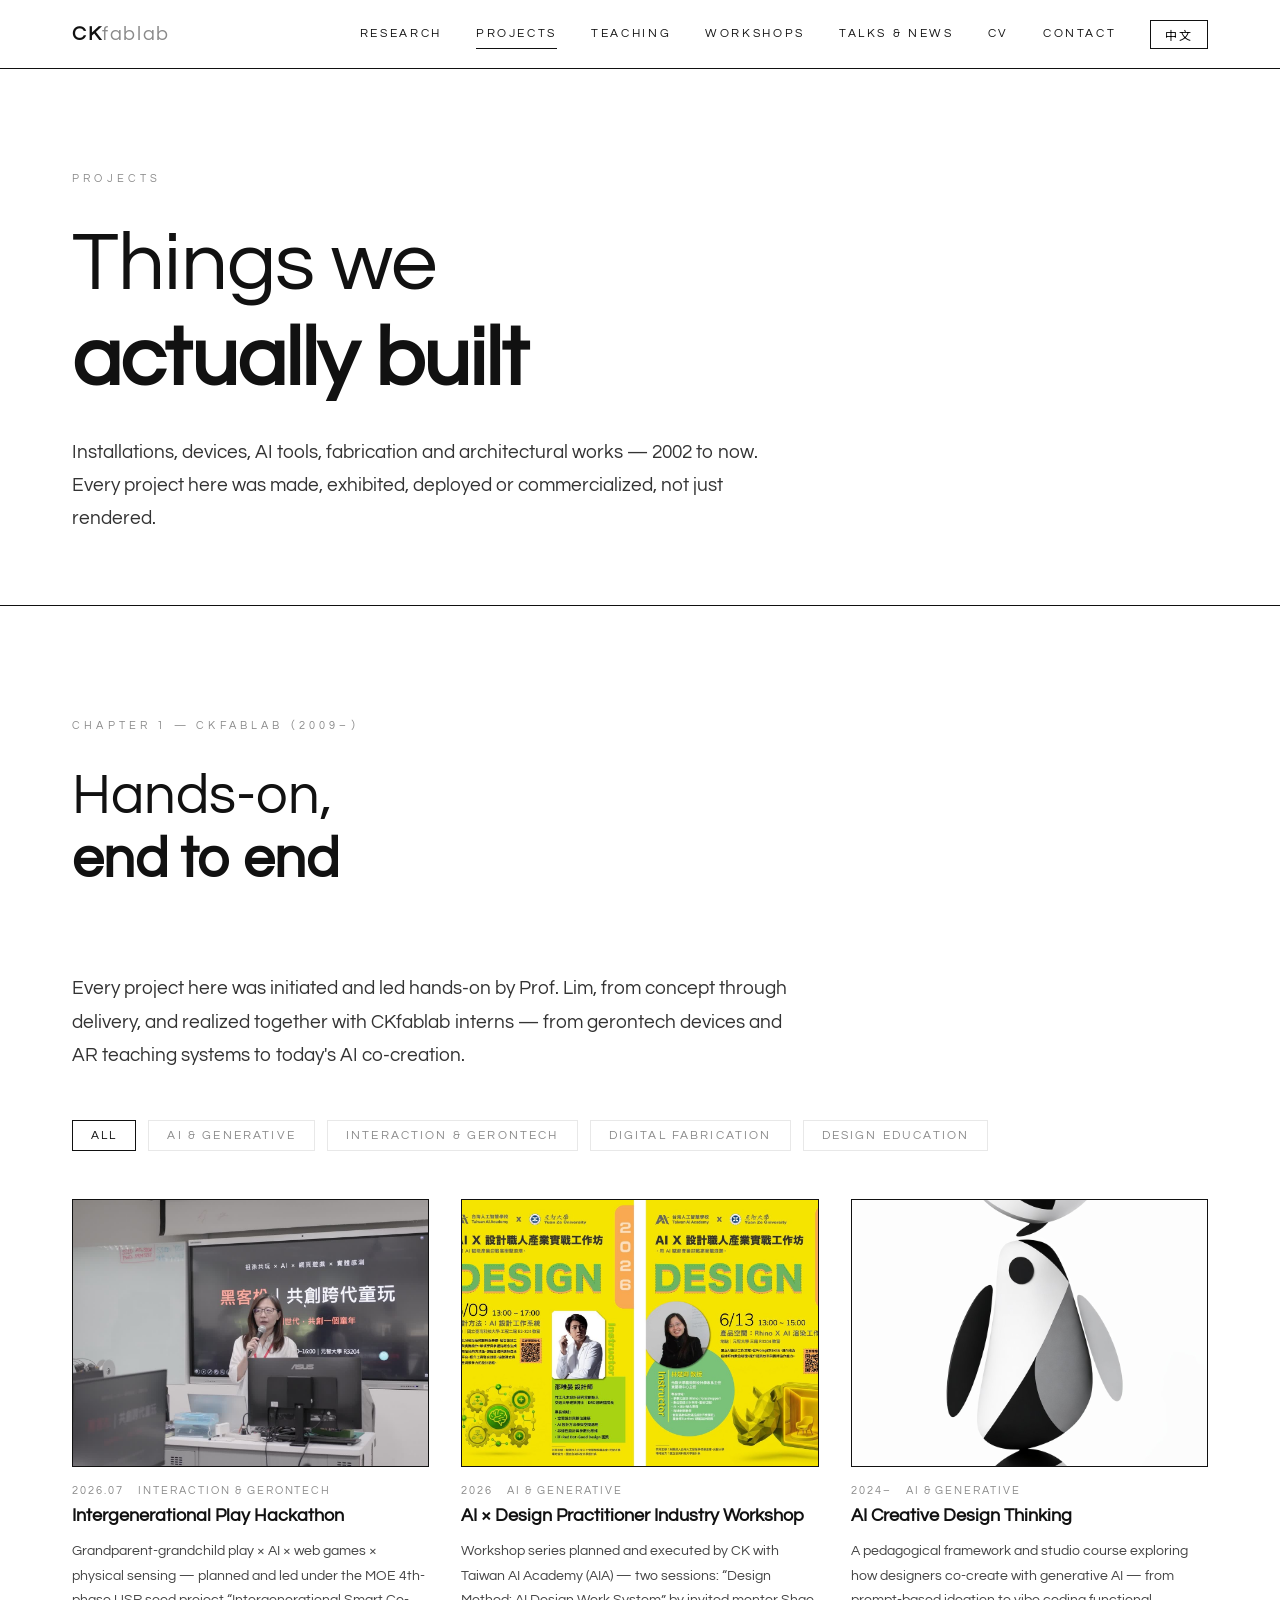
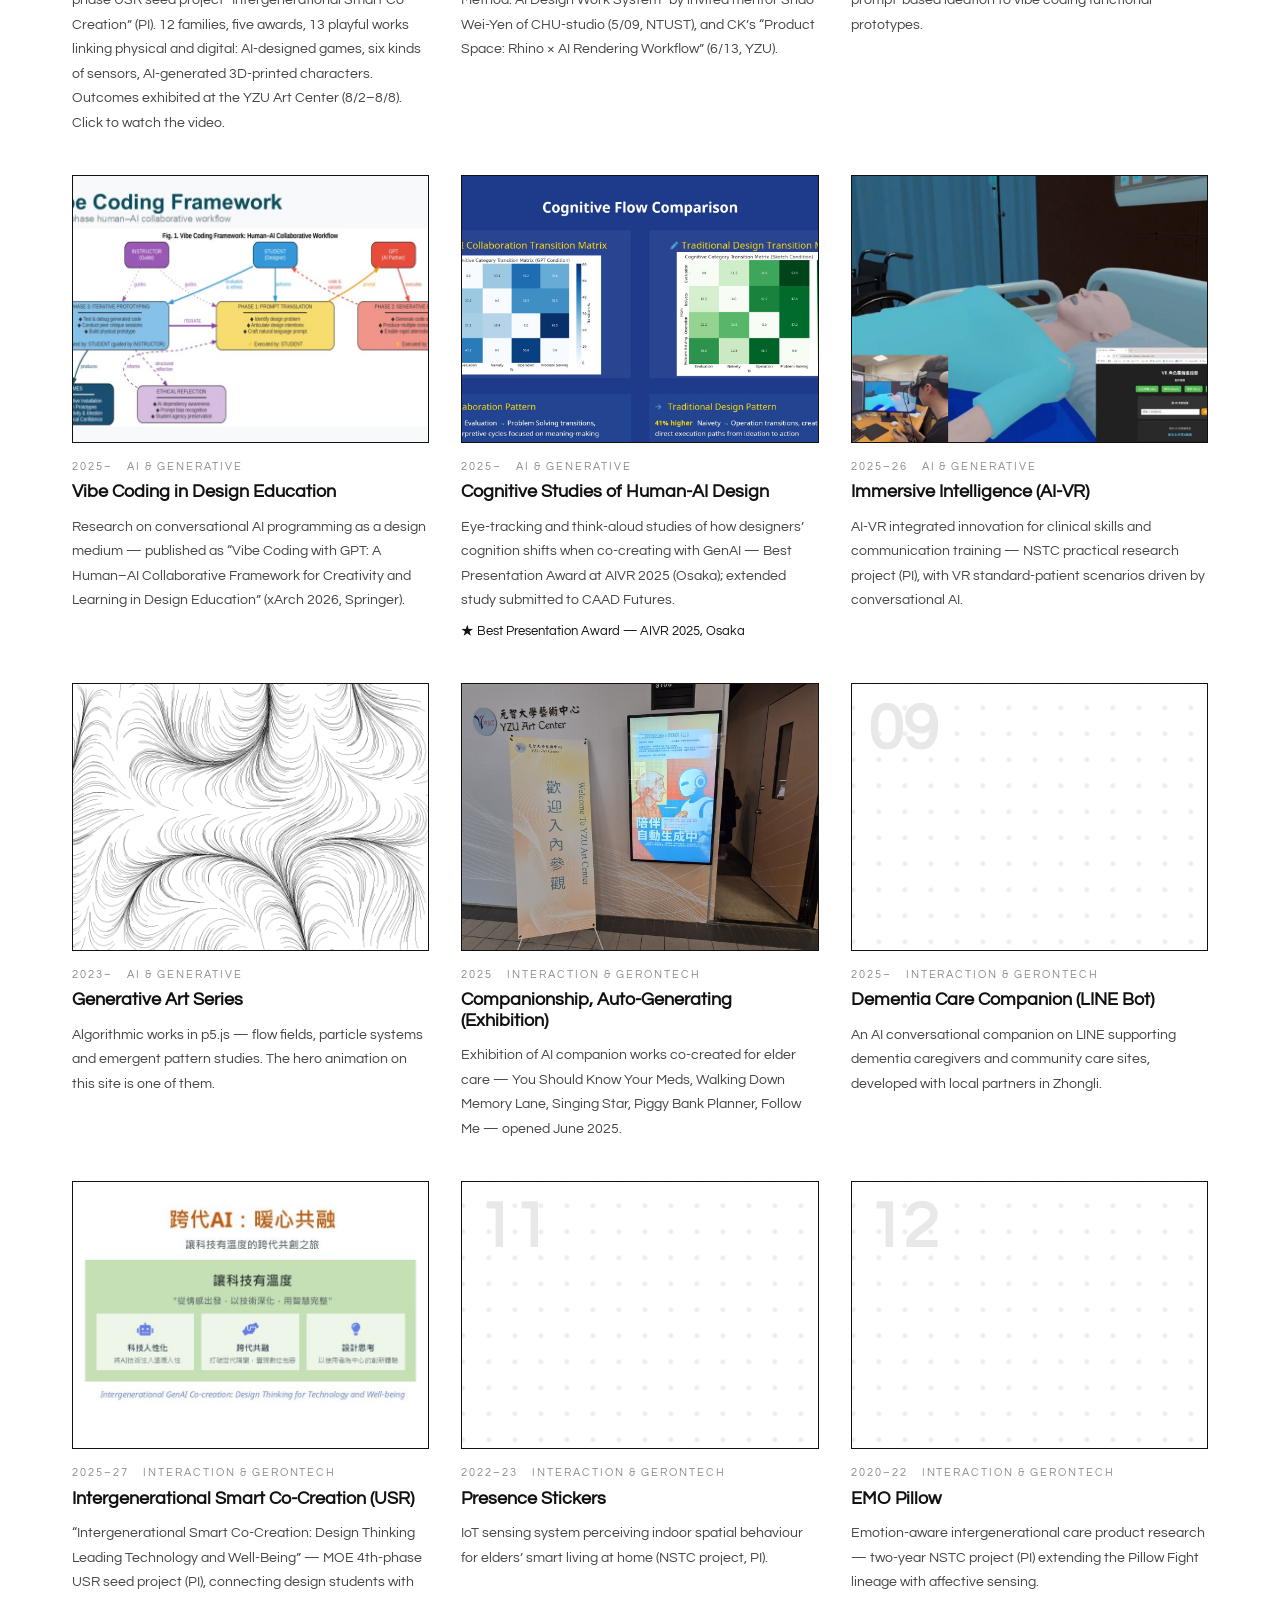
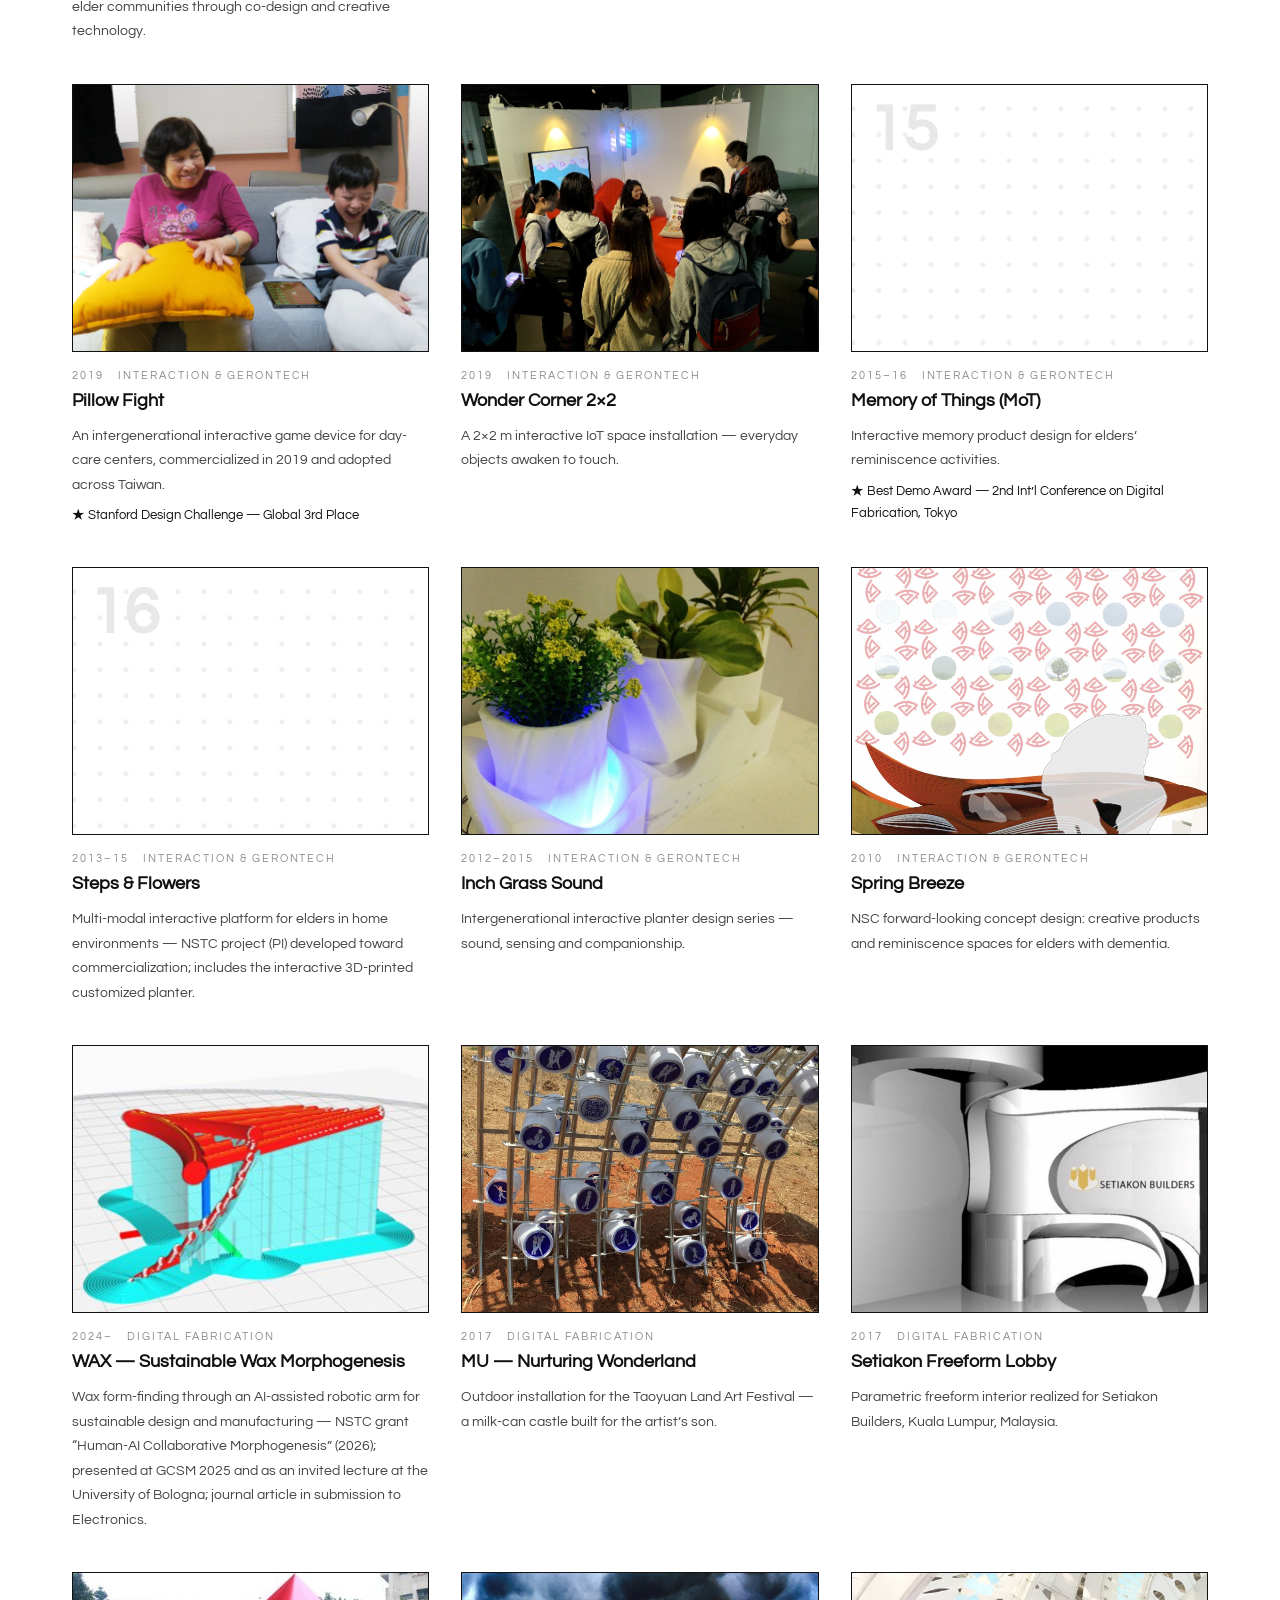
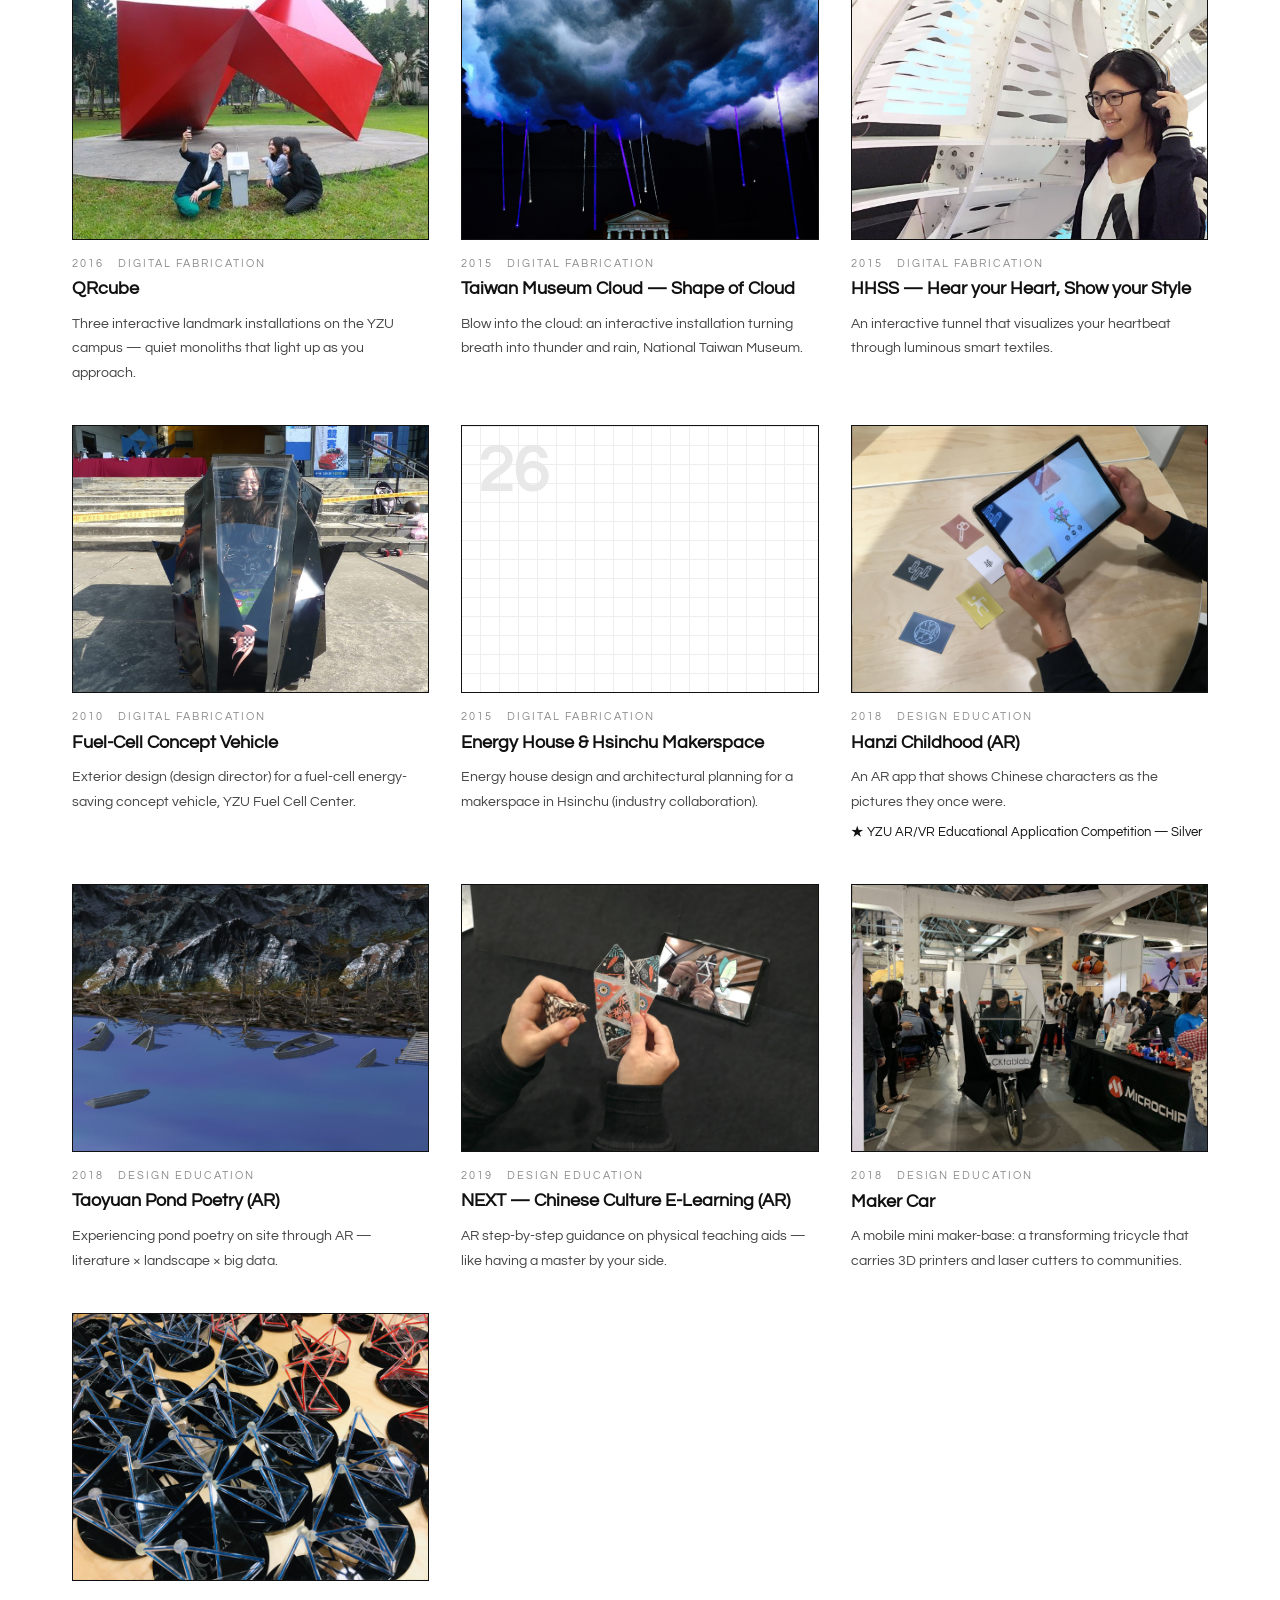
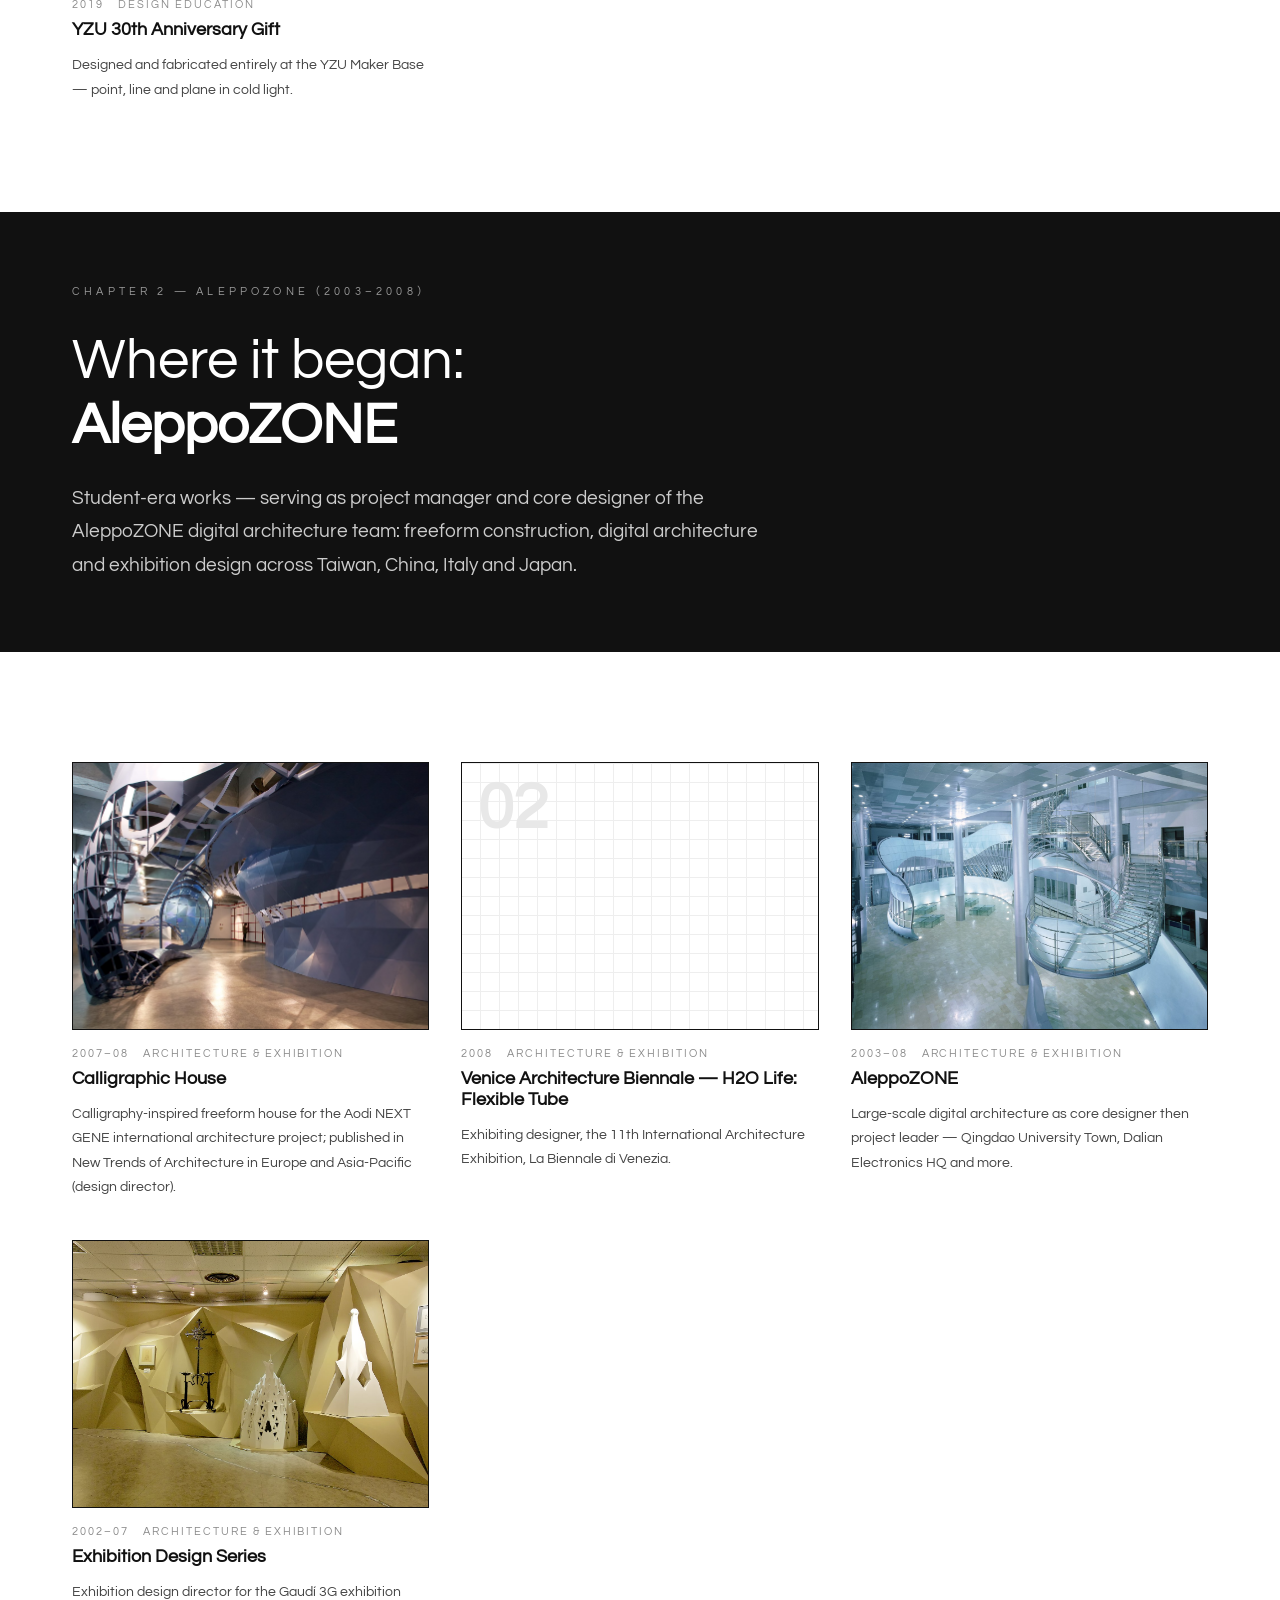
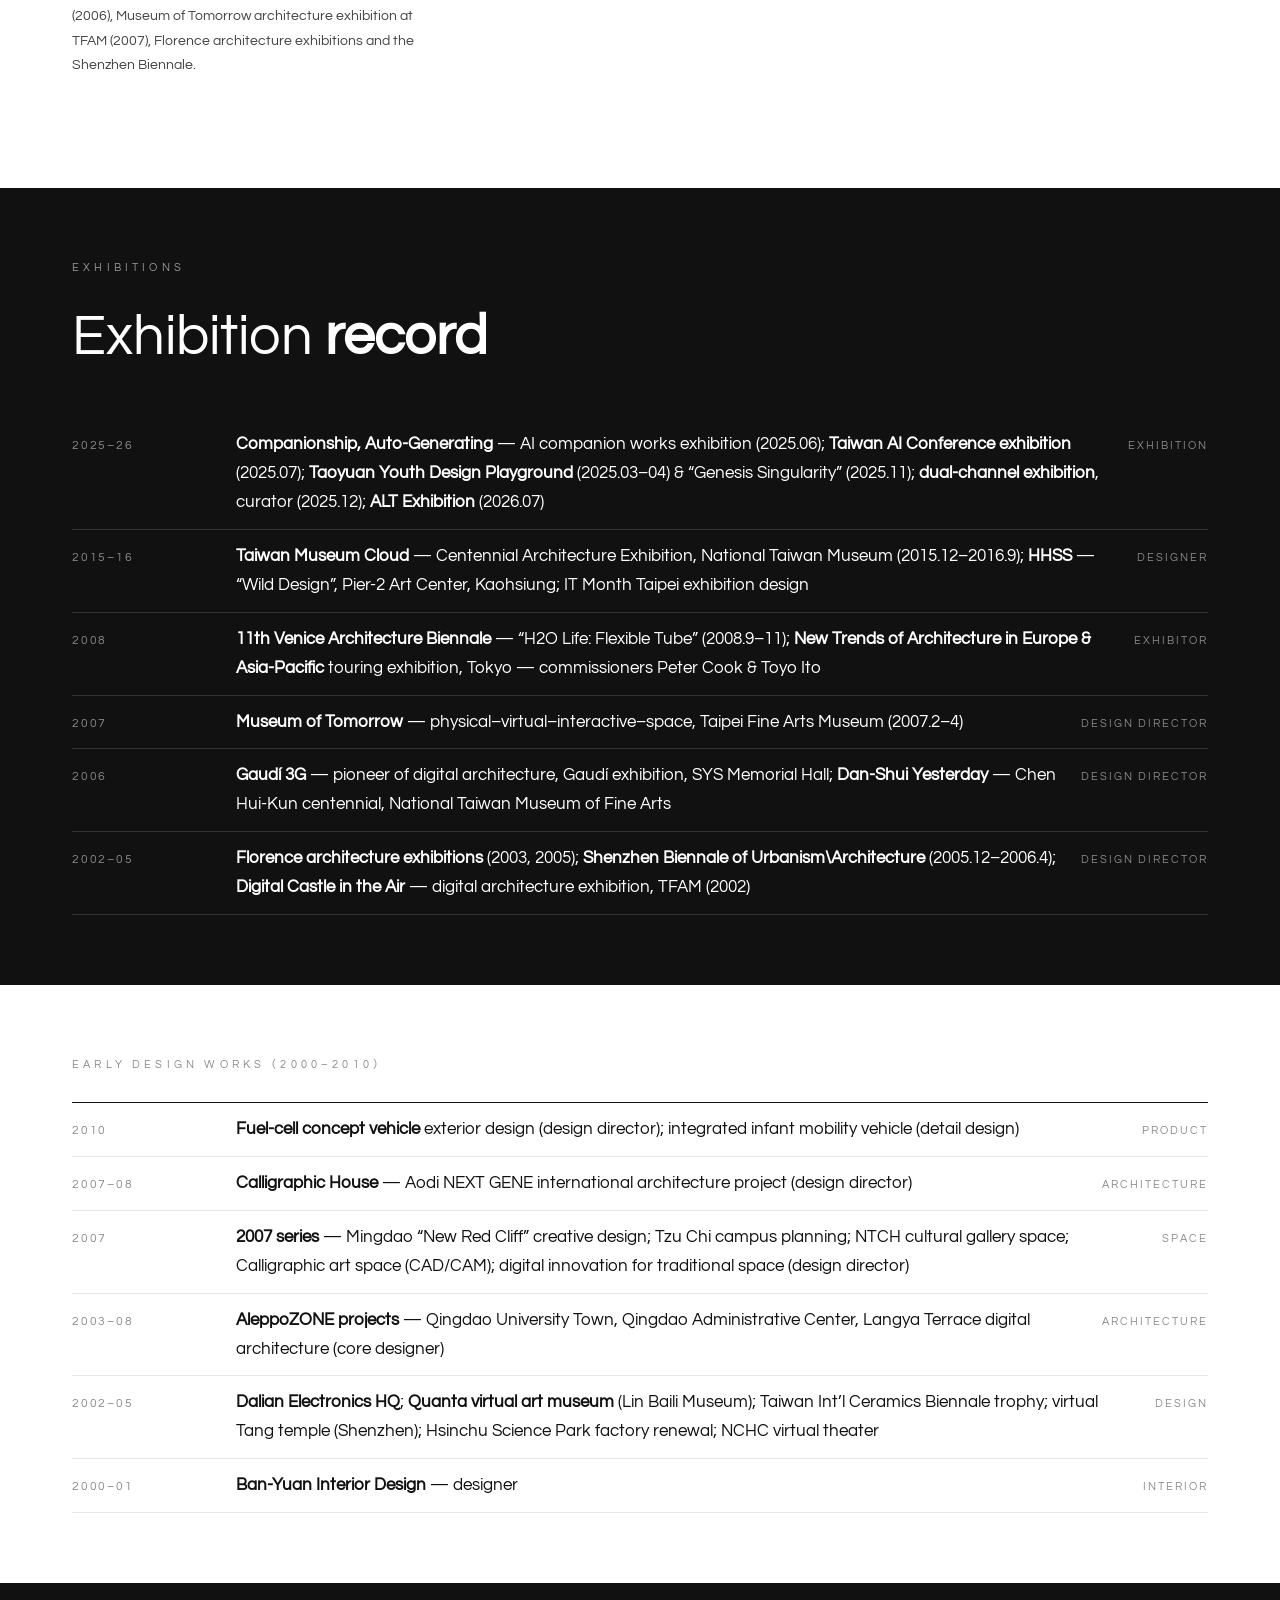
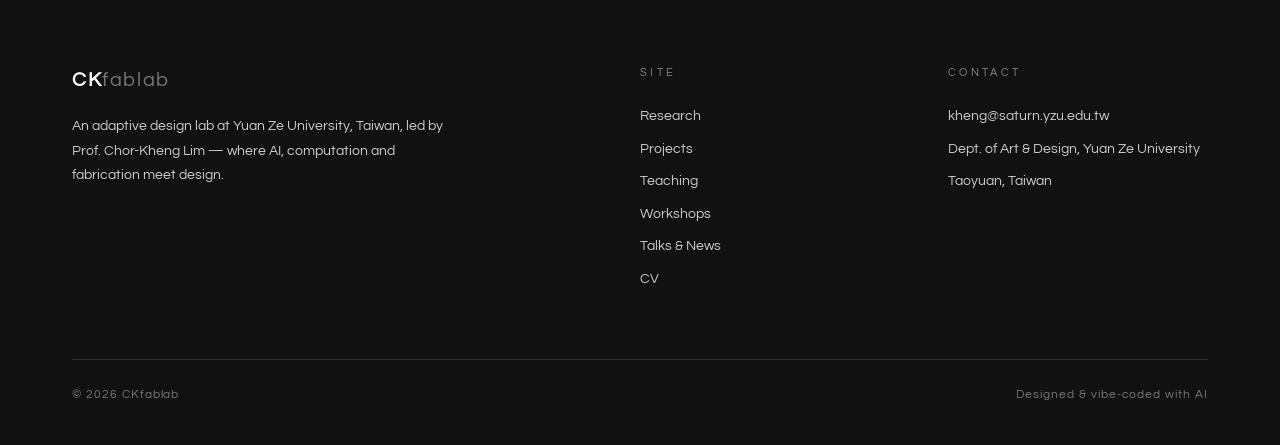
<file: projects.html>
<!DOCTYPE html>
<html lang="en">
<head>
<meta charset="UTF-8">
<meta name="viewport" content="width=device-width, initial-scale=1">
<title>Projects — CKfablab</title>
<meta name="description" content="Projects by CKfablab: AI & generative design, interaction & gerontechnology, digital fabrication, design education, architecture and exhibitions.">
<link href="https://fonts.googleapis.com/css2?family=Questrial&family=Noto+Sans+TC:wght@300;400;700&display=swap" rel="stylesheet">
<link rel="stylesheet" href="css/style.css">
<!-- Google Analytics 4 -->
<script async src="https://www.googletagmanager.com/gtag/js?id=G-SLD74RKPY2"></script>
<script>
  window.dataLayer = window.dataLayer || [];
  function gtag(){dataLayer.push(arguments);}
  gtag('js', new Date());
  gtag('config', 'G-SLD74RKPY2');
</script>
</head>
<body data-lang="en">

<header>
  <div class="header-inner">
    <a class="wordmark" href="index.html">CK<span>fablab</span></a>
    <button class="nav-toggle" aria-label="Menu">☰</button>
    <nav class="main-nav">
      <a href="research.html">Research</a>
      <a href="projects.html" class="active">Projects</a>
      <a href="teaching.html">Teaching</a>
      <a href="workshops.html">Workshops</a>
      <a href="talks.html">Talks &amp; News</a>
      <a href="people.html">CV</a>
      <a href="contact.html">Contact</a>
      <button class="lang-toggle">中文</button>
    </nav>
  </div>
</header>

<div class="page-hero">
  <div class="container">
    <p class="eyebrow"><span class="lang-en">Projects</span><span class="lang-zh">專案</span></p>
    <h1 class="display">
      <span class="lang-en">Things we<br><strong>actually built</strong></span>
      <span class="lang-zh">我們<strong>做出來</strong>的<br>東西</span>
    </h1>
    <p class="lede" style="margin-top:28px">
      <span class="lang-en">Installations, devices, AI tools, fabrication and architectural works — 2002 to now. Every project here was made, exhibited, deployed or commercialized, not just rendered.</span>
      <span class="lang-zh">裝置、產品、AI 工具、構築與建築作品—從 2002 到現在。這裡的每個專案都被真正做出來、展出、落地或商品化，而不只是效果圖。</span>
    </p>
  </div>
</div>

<!-- ============ 第一章：CKfablab ============ -->
<section>
  <div class="container">
    <p class="eyebrow"><span class="lang-en">Chapter 1 — CKfablab（2009–）</span><span class="lang-zh">第一章—CKfablab（2009–）</span></p>
    <div class="section-head">
      <h2 class="display"><span class="lang-en">Hands-on,<br><strong>end to end</strong></span><span class="lang-zh">從概念到落地，<br><strong>親力親為</strong></span></h2>
    </div>
    <p class="lede" style="margin-bottom:48px">
      <span class="lang-en">Every project here was initiated and led hands-on by Prof. Lim, from concept through delivery, and realized together with CKfablab interns — from gerontech devices and AR teaching systems to today's AI co-creation.</span>
      <span class="lang-zh">這裡的每一件計畫，從概念、提案到落地，都由林楚卿教授親自發起與主持，並帶領 CKfablab 實習生一起實現—從高齡科技裝置、AR 教學系統，到今日的 AI 共創。</span>
    </p>
    <div class="filters">
      <button class="filter-btn active" data-filter="all"><span class="lang-en">All</span><span class="lang-zh">全部</span></button>
      <button class="filter-btn" data-filter="ai"><span class="lang-en">AI &amp; Generative</span><span class="lang-zh">AI 與生成設計</span></button>
      <button class="filter-btn" data-filter="interact"><span class="lang-en">Interaction &amp; Gerontech</span><span class="lang-zh">互動與高齡科技</span></button>
      <button class="filter-btn" data-filter="fab"><span class="lang-en">Digital Fabrication</span><span class="lang-zh">數位製造</span></button>
      <button class="filter-btn" data-filter="edu"><span class="lang-en">Design Education</span><span class="lang-zh">設計教育</span></button>
    </div>
    <div class="project-grid" id="all-projects"></div>
  </div>
</section>

<!-- ============ 第二章：AleppoZONE ============ -->
<section class="dark tight">
  <div class="container">
    <p class="eyebrow"><span class="lang-en">Chapter 2 — AleppoZONE（2003–2008）</span><span class="lang-zh">第二章—AleppoZONE（2003–2008）</span></p>
    <h2 class="display"><span class="lang-en">Where it began:<br><strong>AleppoZONE</strong></span><span class="lang-zh">一切的起點：<br><strong>AleppoZONE</strong></span></h2>
    <p class="lede">
      <span class="lang-en">Student-era works — serving as project manager and core designer of the AleppoZONE digital architecture team: freeform construction, digital architecture and exhibition design across Taiwan, China, Italy and Japan.</span>
      <span class="lang-zh">學生時期作品—於 AleppoZONE 數位建築團隊擔任專案經理（PM）與核心設計師：自由形體構築、數位建築與展場設計，足跡橫跨台灣、中國、義大利與日本。</span>
    </p>
  </div>
</section>

<section>
  <div class="container">
    <div class="project-grid" id="aleppo-projects"></div>
  </div>
</section>

<!-- ============ 展覽經歷 ============ -->
<section class="dark tight">
  <div class="container">
    <p class="eyebrow"><span class="lang-en">Exhibitions</span><span class="lang-zh">展覽經歷</span></p>
    <h2 class="display"><span class="lang-en">Exhibition <strong>record</strong></span><span class="lang-zh">展覽<strong>紀錄</strong></span></h2>
    <div class="row-list" style="margin-top:48px">
      <div class="row-item" style="border-color:#333"><span class="date">2025–26</span><span class="title"><span class="lang-en"><strong>Companionship, Auto-Generating</strong> — AI companion works exhibition (2025.06); <strong>Taiwan AI Conference exhibition</strong> (2025.07); <strong>Taoyuan Youth Design Playground</strong> (2025.03–04) &amp; “Genesis Singularity” (2025.11); <strong>dual-channel exhibition</strong>, curator (2025.12); <strong>ALT Exhibition</strong> (2026.07)</span><span class="lang-zh"><strong>陪伴，自動生成中</strong>—AI 陪伴作品展（2025.06）；<strong>台灣人工智慧年會展</strong>（2025.07）；<strong>桃青設計遊樂場</strong>（2025.03–04）與「創世奇點」（2025.11）；<strong>雙頻展覽</strong>策展（2025.12）；<strong>ALT 展覽</strong>（2026.07）</span></span><span class="cat">Exhibition</span></div>
      <div class="row-item" style="border-color:#333"><span class="date">2015–16</span><span class="title"><span class="lang-en"><strong>Taiwan Museum Cloud</strong> — Centennial Architecture Exhibition, National Taiwan Museum (2015.12–2016.9); <strong>HHSS</strong> — “Wild Design”, Pier-2 Art Center, Kaohsiung; IT Month Taipei exhibition design</span><span class="lang-zh"><strong>台博雲</strong>—國立臺灣博物館百年建築展（2015.12–2016.9）；<strong>HHSS</strong>—高雄駁二「野設計」展；台北資訊月展場設計</span></span><span class="cat">Designer</span></div>
      <div class="row-item" style="border-color:#333"><span class="date">2008</span><span class="title"><span class="lang-en"><strong>11th Venice Architecture Biennale</strong> — “H2O Life: Flexible Tube” (2008.9–11); <strong>New Trends of Architecture in Europe &amp; Asia-Pacific</strong> touring exhibition, Tokyo — commissioners Peter Cook &amp; Toyo Ito</span><span class="lang-zh"><strong>第 11 屆威尼斯建築雙年展</strong>—H2O Life: Flexible Tube（2008.9–11）；<strong>歐亞建築新潮流</strong> 2008–2009 巡迴展（東京，策展人 Peter Cook、伊東豊雄）</span></span><span class="cat">Exhibitor</span></div>
      <div class="row-item" style="border-color:#333"><span class="date">2007</span><span class="title"><span class="lang-en"><strong>Museum of Tomorrow</strong> — physical–virtual–interactive–space, Taipei Fine Arts Museum (2007.2–4)</span><span class="lang-zh"><strong>明日建築展</strong>—實體—虛擬—互動—空間，臺北市立美術館（2007.2–4）</span></span><span class="cat">Design Director</span></div>
      <div class="row-item" style="border-color:#333"><span class="date">2006</span><span class="title"><span class="lang-en"><strong>Gaudí 3G</strong> — pioneer of digital architecture, Gaudí exhibition, SYS Memorial Hall; <strong>Dan-Shui Yesterday</strong> — Chen Hui-Kun centennial, National Taiwan Museum of Fine Arts</span><span class="lang-zh"><strong>數位建築先趨—高第 3G 時空</strong>，高第建築藝術展（國父紀念館）；<strong>昨日淡水</strong>—陳慧坤百歲展（國立台灣美術館，主持人）</span></span><span class="cat">Design Director</span></div>
      <div class="row-item" style="border-color:#333"><span class="date">2002–05</span><span class="title"><span class="lang-en"><strong>Florence architecture exhibitions</strong> (2003, 2005); <strong>Shenzhen Biennale of Urbanism\Architecture</strong> (2005.12–2006.4); <strong>Digital Castle in the Air</strong> — digital architecture exhibition, TFAM (2002)</span><span class="lang-zh"><strong>佛羅倫斯建築影像展</strong>（2003、2005，展場設計總監）；<strong>深圳城市與建築雙年展</strong>（2005.12–2006.4）；<strong>數位天空之城</strong>—北美館數位建築展（2002）</span></span><span class="cat">Design Director</span></div>
    </div>
  </div>
</section>

<!-- ============ 早期設計作品 ============ -->
<section class="tight">
  <div class="container">
    <p class="eyebrow"><span class="lang-en">Early Design Works（2000–2010）</span><span class="lang-zh">早期設計作品（2000–2010）</span></p>
    <div class="row-list">
      <div class="row-item"><span class="date">2010</span><span class="title"><span class="lang-en"><strong>Fuel-cell concept vehicle</strong> exterior design (design director); integrated infant mobility vehicle (detail design)</span><span class="lang-zh"><strong>時尚燃料電池節能蝙蝠車</strong>外形設計（設計總監）；整合式嬰幼兒移動載具研發（細部設計）</span></span><span class="cat">Product</span></div>
      <div class="row-item"><span class="date">2007–08</span><span class="title"><span class="lang-en"><strong>Calligraphic House</strong> — Aodi NEXT GENE international architecture project (design director)</span><span class="lang-zh"><strong>澳底大地建築國際計畫「水墨狂草」</strong>建築設計（設計總監）</span></span><span class="cat">Architecture</span></div>
      <div class="row-item"><span class="date">2007</span><span class="title"><span class="lang-en"><strong>2007 series</strong> — Mingdao “New Red Cliff” creative design; Tzu Chi campus planning; NTCH cultural gallery space; Calligraphic art space (CAD/CAM); digital innovation for traditional space (design director)</span><span class="lang-zh"><strong>2007 系列</strong>—明道創意設計「新赤壁賦」；慈濟園區規劃；兩廳院文化藝廊空間創意設計；明日藝術空間狂草建築（CAD/CAM）；明日傳統空間數位創新設計（設計總監）</span></span><span class="cat">Space</span></div>
      <div class="row-item"><span class="date">2003–08</span><span class="title"><span class="lang-en"><strong>AleppoZONE projects</strong> — Qingdao University Town, Qingdao Administrative Center, Langya Terrace digital architecture (core designer)</span><span class="lang-zh"><strong>AleppoZONE 系列</strong>—青島大學城、青島行政中心、膠南琅琊台數位建築設計案（主要設計成員）</span></span><span class="cat">Architecture</span></div>
      <div class="row-item"><span class="date">2002–05</span><span class="title"><span class="lang-en"><strong>Dalian Electronics HQ</strong>; <strong>Quanta virtual art museum</strong> (Lin Baili Museum); Taiwan Int’l Ceramics Biennale trophy; virtual Tang temple (Shenzhen); Hsinchu Science Park factory renewal; NCHC virtual theater</span><span class="lang-zh"><strong>大連電子公司辦公總部</strong>；<strong>廣達虛擬藝術館</strong>（林百里美術館）；台灣國際陶藝雙年展獎座；數位唐代虛擬古廟（深圳）；竹科大鵬廠空間更新；高速電腦中心虛擬劇場</span></span><span class="cat">Design</span></div>
      <div class="row-item"><span class="date">2000–01</span><span class="title"><span class="lang-en"><strong>Ban-Yuan Interior Design</strong> — designer</span><span class="lang-zh"><strong>半園室內設計公司</strong>—設計師</span></span><span class="cat">Interior</span></div>
    </div>
  </div>
</section>

<footer>
  <div class="container">
    <div class="footer-grid">
      <div>
        <div class="wordmark">CK<span>fablab</span></div>
        <p style="margin-top:16px;color:#ccc;font-size:14px;max-width:380px">
          <span class="lang-en">An adaptive design lab at Yuan Ze University, Taiwan, led by Prof. Chor-Kheng Lim — where AI, computation and fabrication meet design.</span>
          <span class="lang-zh">林楚卿教授帶領的元智大學數位構築實驗室—AI、運算與製造遇上設計之處。</span>
        </p>
      </div>
      <div>
        <h4>Site</h4>
        <ul>
          <li><a href="research.html">Research</a></li>
          <li><a href="projects.html">Projects</a></li>
          <li><a href="teaching.html">Teaching</a></li>
          <li><a href="workshops.html">Workshops</a></li>
          <li><a href="talks.html">Talks &amp; News</a></li>
          <li><a href="people.html">CV</a></li>
        </ul>
      </div>
      <div>
        <h4>Contact</h4>
        <ul>
          <li><a href="mailto:kheng@saturn.yzu.edu.tw">kheng@saturn.yzu.edu.tw</a></li>
          <li><span class="lang-en">Dept. of Art &amp; Design, Yuan Ze University</span><span class="lang-zh">元智大學 藝術與設計學系</span></li>
          <li><span class="lang-en">Taoyuan, Taiwan</span><span class="lang-zh">桃園，台灣</span></li>
        </ul>
      </div>
    </div>
    <div class="footer-bottom">
      <span>© 2026 CKfablab</span>
      <span><span class="lang-en">Designed &amp; vibe-coded with AI</span><span class="lang-zh">本站以 AI 協作 vibe coding 完成</span></span>
    </div>
  </div>
</footer>

<script src="js/projects-data.js"></script>
<script src="js/main.js"></script>
</body>
</html>
</file>
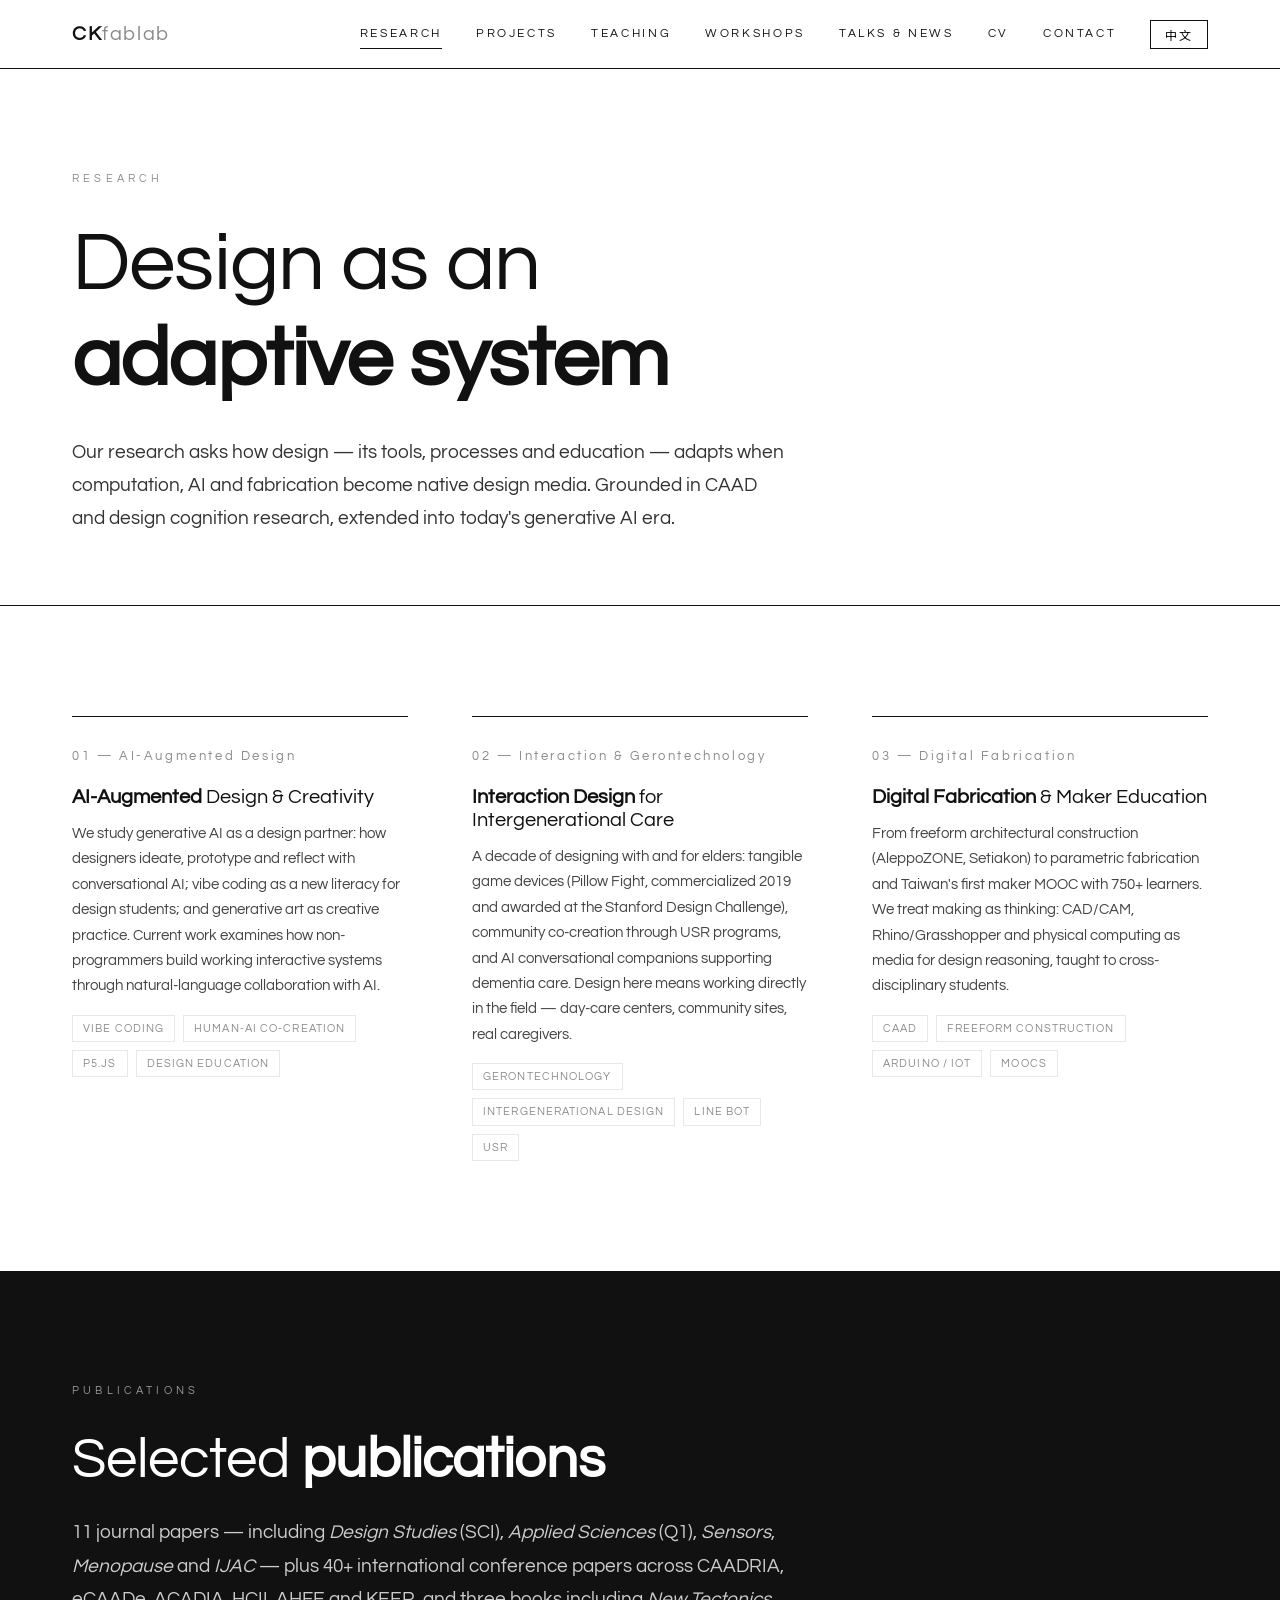
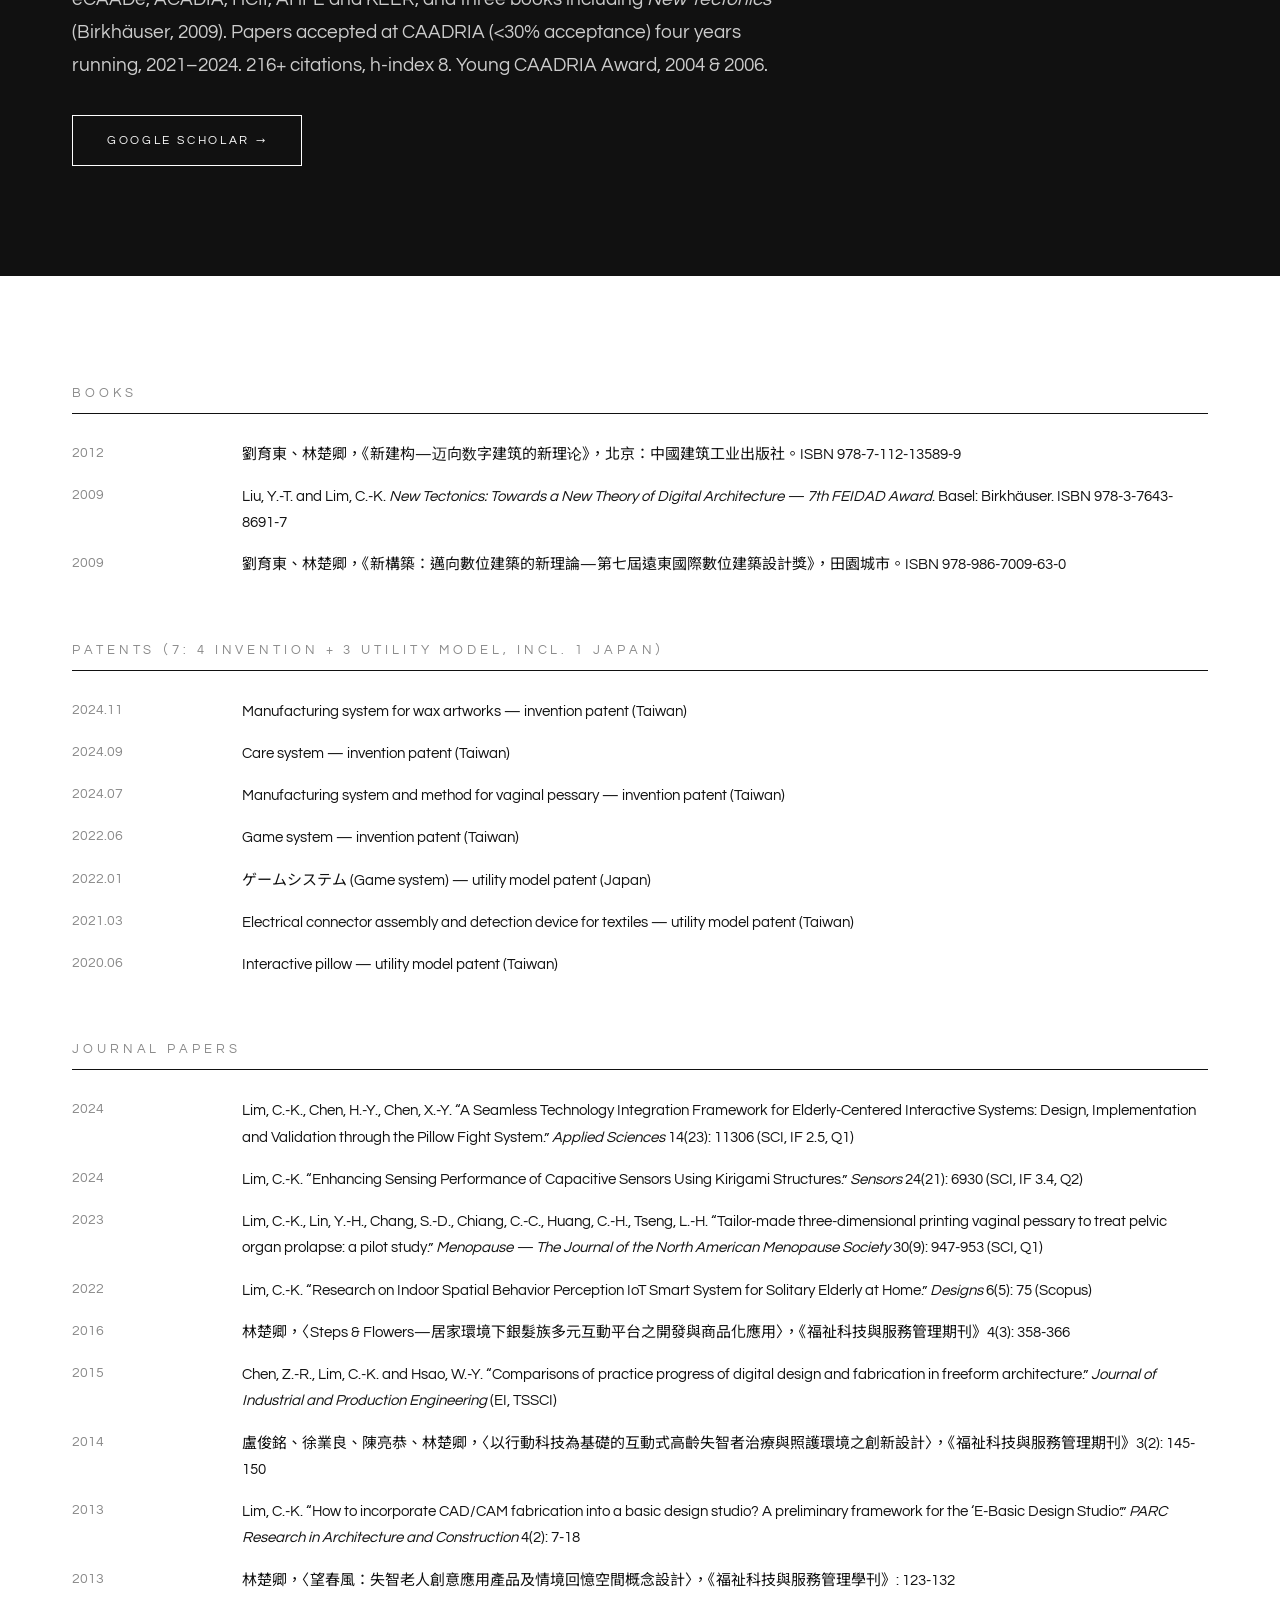
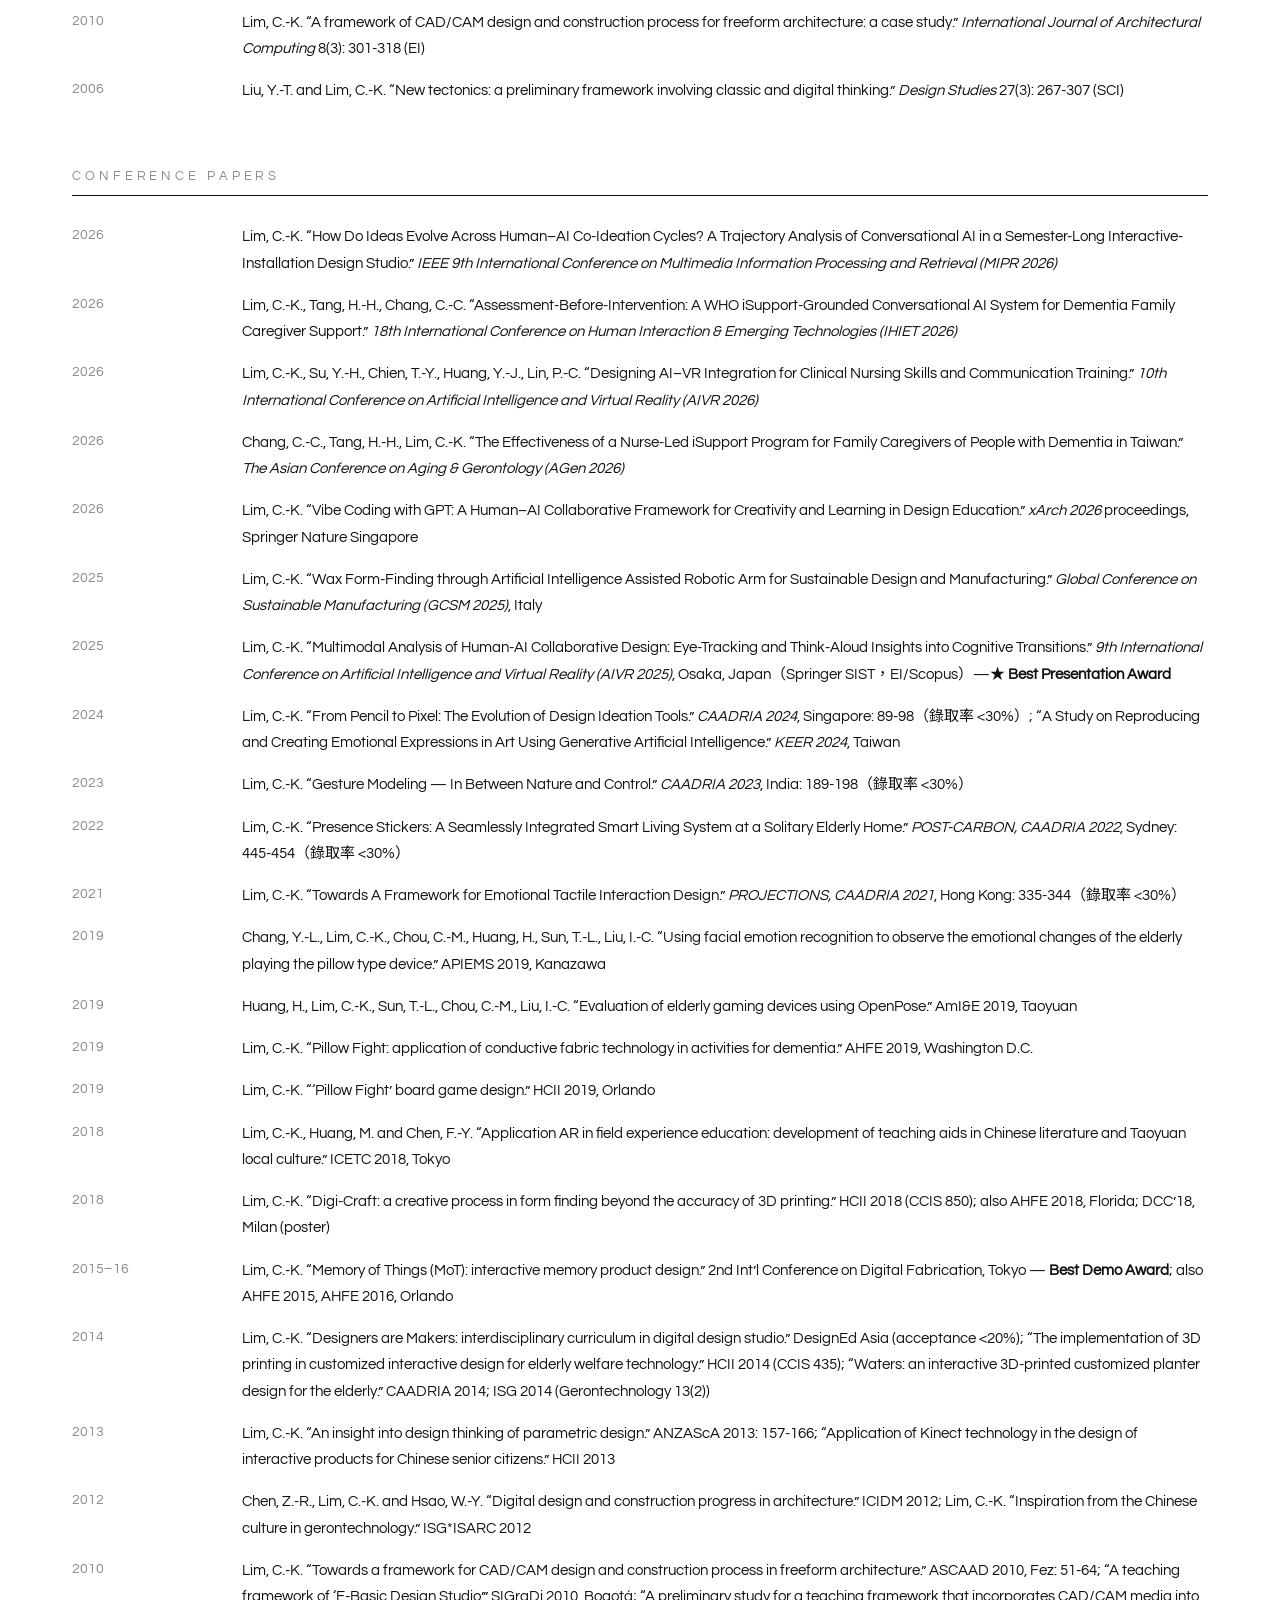
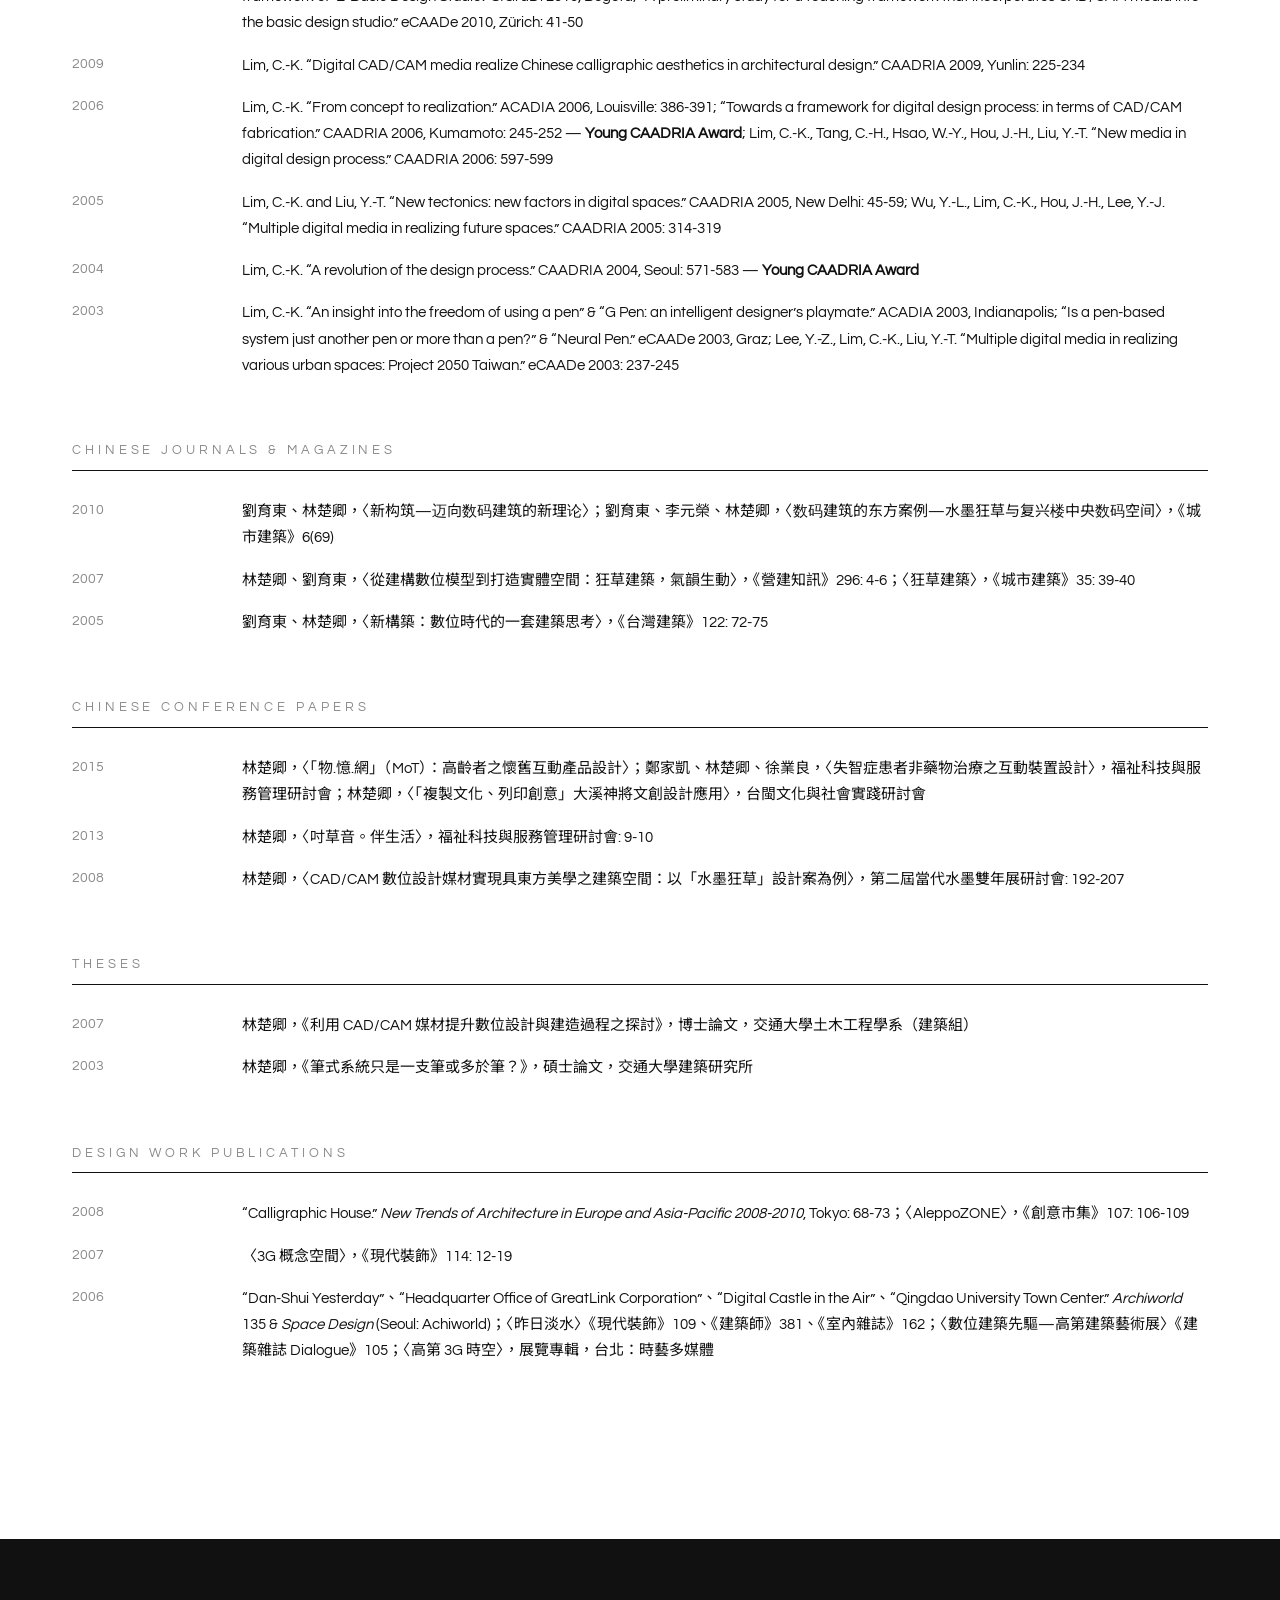
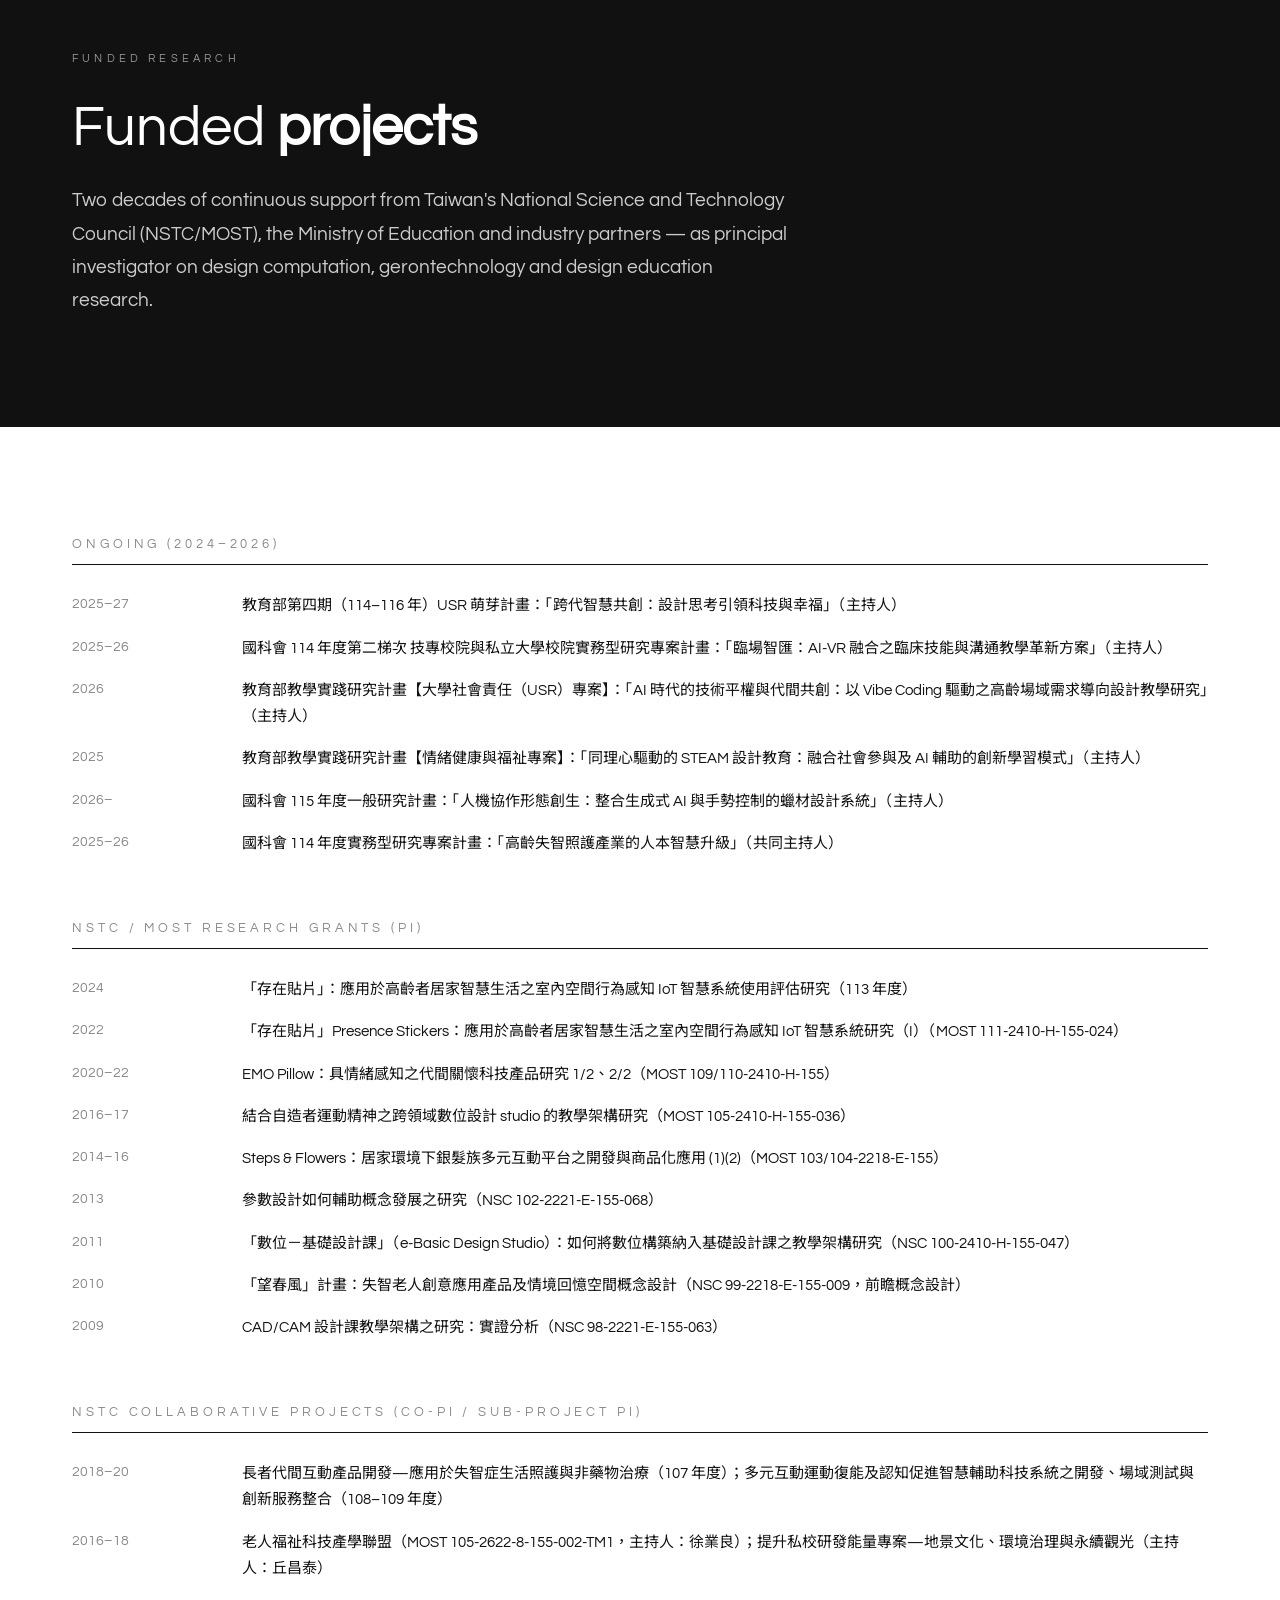
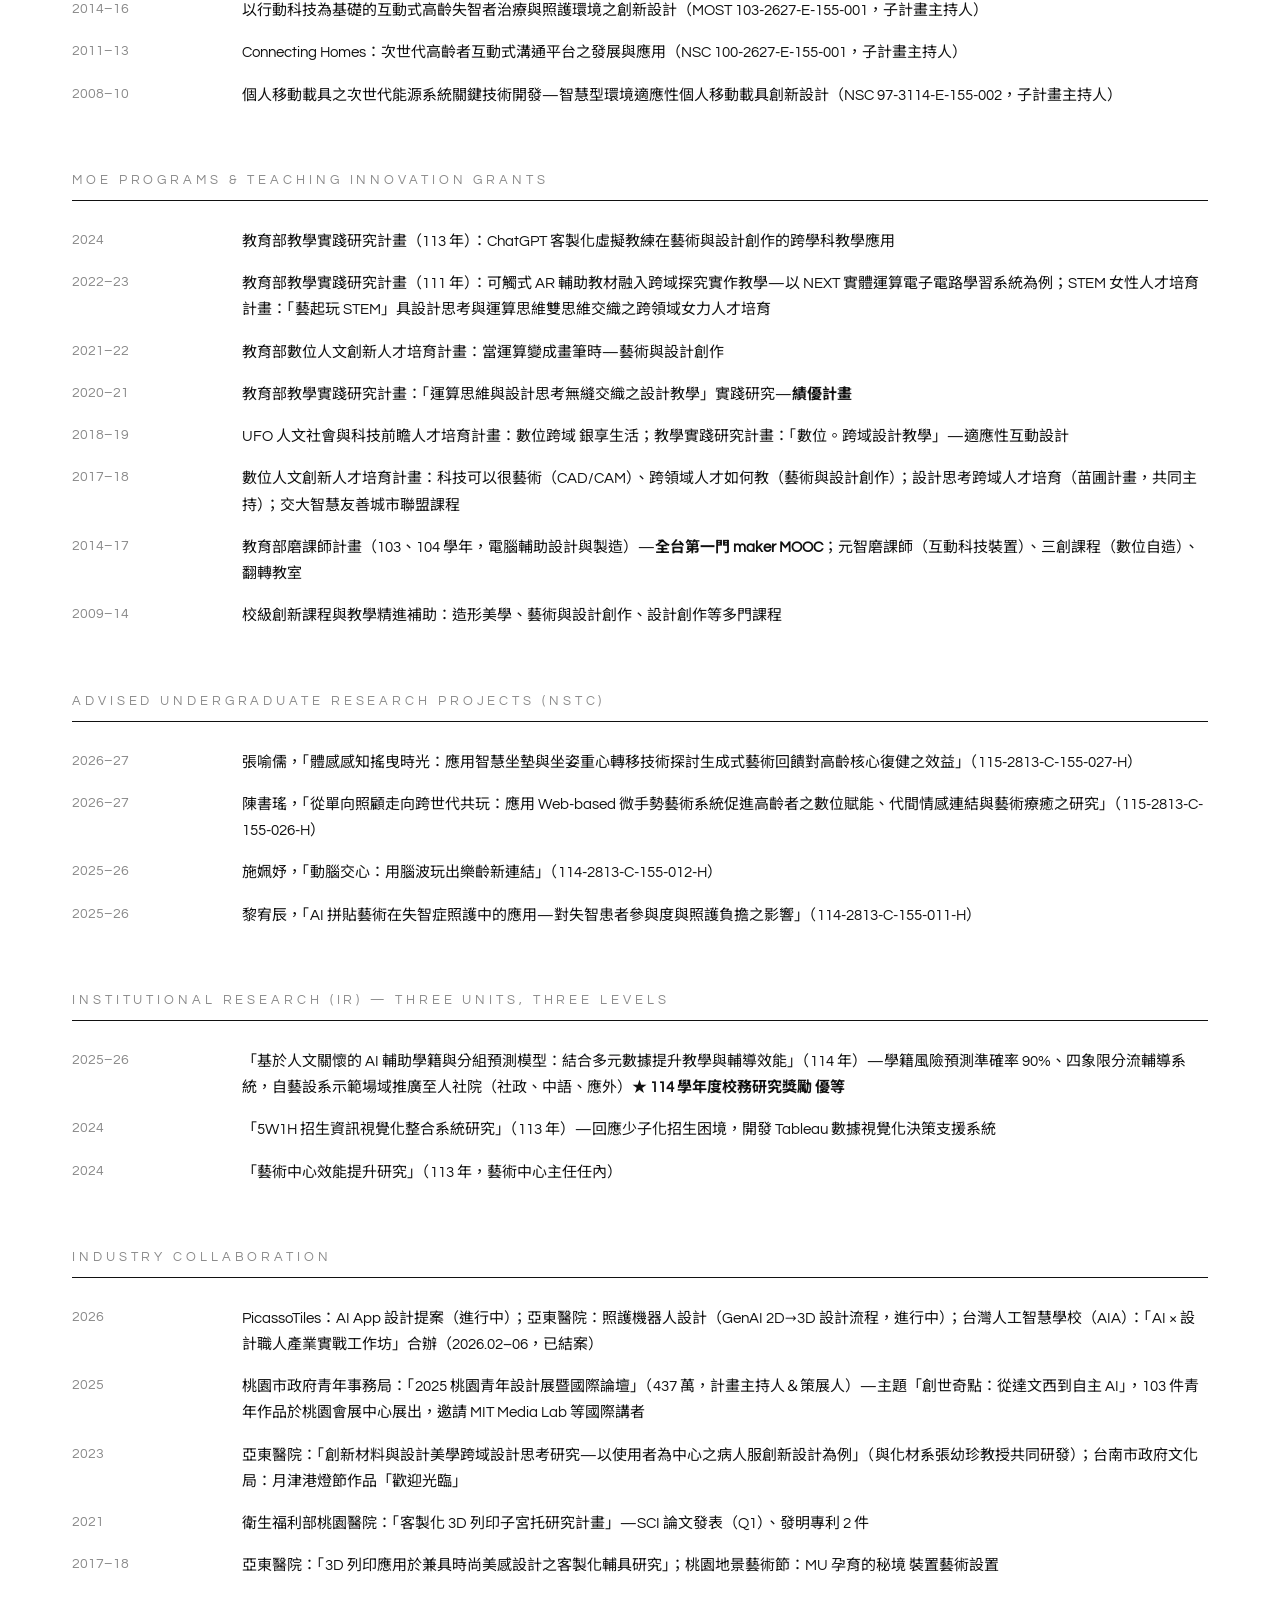
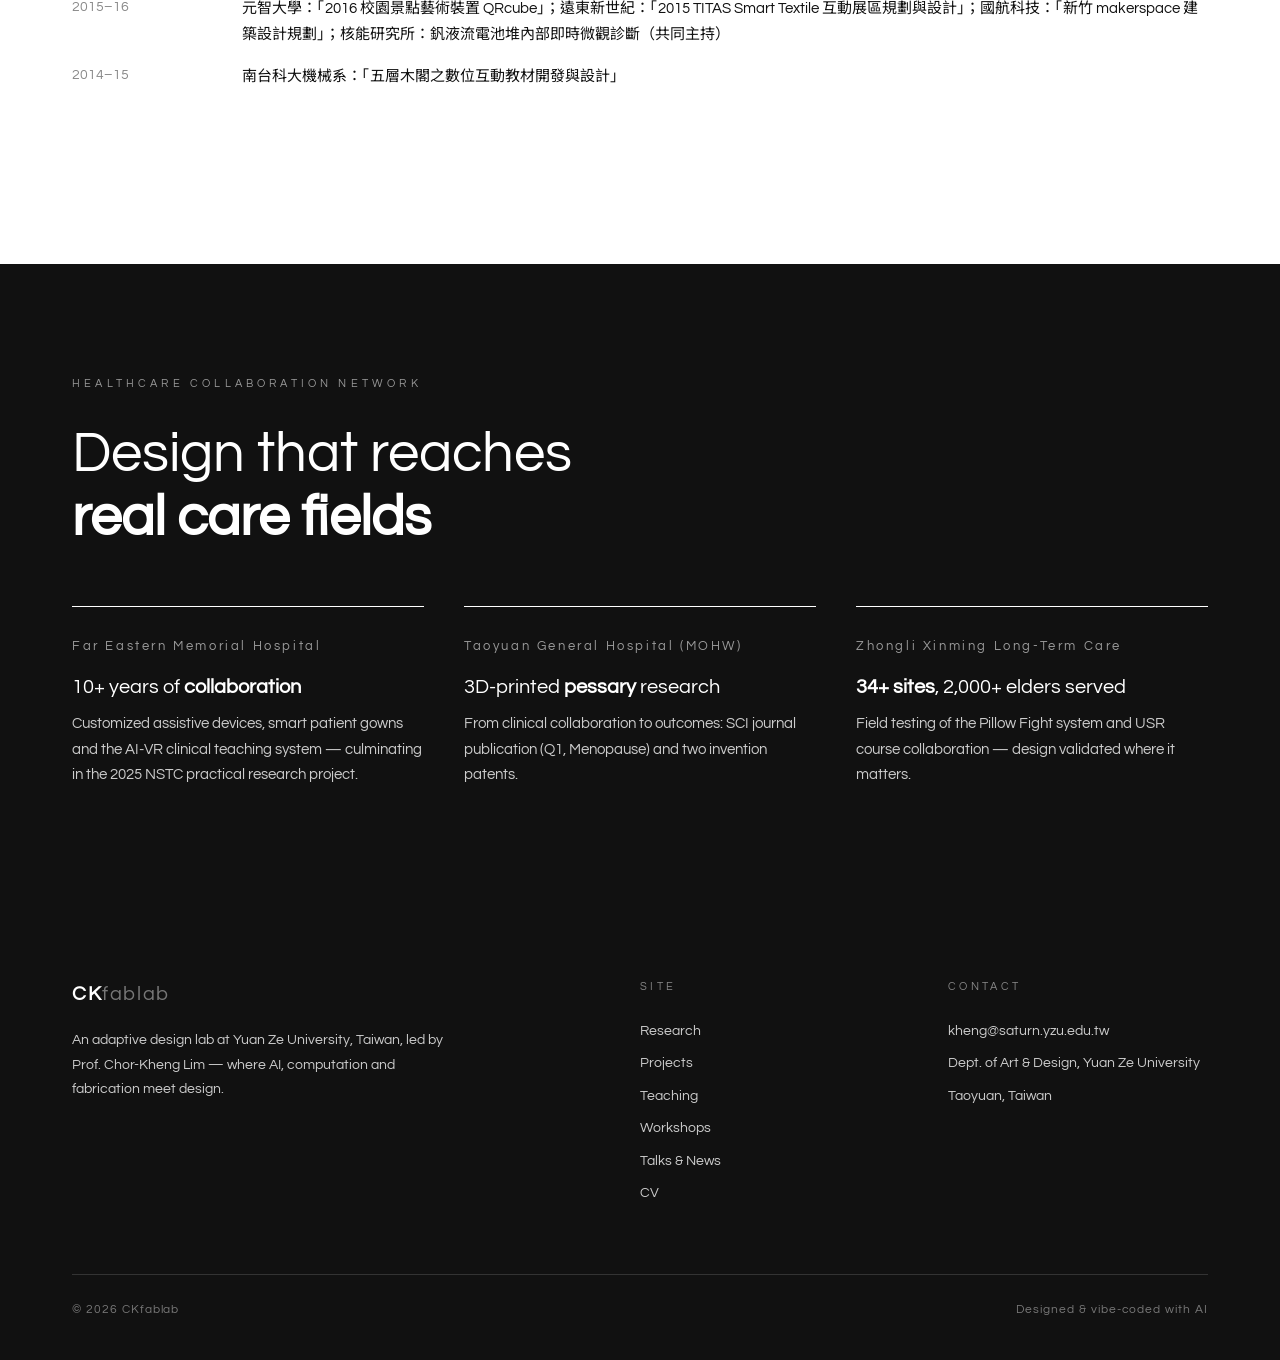
<file: research.html>
<!DOCTYPE html>
<html lang="en">
<head>
<meta charset="UTF-8">
<meta name="viewport" content="width=device-width, initial-scale=1">
<title>Research — CKfablab</title>
<meta name="description" content="Research at CKfablab: AI-augmented design, interaction & gerontechnology, digital fabrication. Publications and funded projects by Prof. Chor-Kheng Lim.">
<link href="https://fonts.googleapis.com/css2?family=Questrial&family=Noto+Sans+TC:wght@300;400;700&display=swap" rel="stylesheet">
<link rel="stylesheet" href="css/style.css">
<!-- Google Analytics 4 -->
<script async src="https://www.googletagmanager.com/gtag/js?id=G-SLD74RKPY2"></script>
<script>
  window.dataLayer = window.dataLayer || [];
  function gtag(){dataLayer.push(arguments);}
  gtag('js', new Date());
  gtag('config', 'G-SLD74RKPY2');
</script>
</head>
<body data-lang="en">

<header>
  <div class="header-inner">
    <a class="wordmark" href="index.html">CK<span>fablab</span></a>
    <button class="nav-toggle" aria-label="Menu">☰</button>
    <nav class="main-nav">
      <a href="research.html" class="active">Research</a>
      <a href="projects.html">Projects</a>
      <a href="teaching.html">Teaching</a>
      <a href="workshops.html">Workshops</a>
      <a href="talks.html">Talks &amp; News</a>
      <a href="people.html">CV</a>
      <a href="contact.html">Contact</a>
      <button class="lang-toggle">中文</button>
    </nav>
  </div>
</header>

<div class="page-hero">
  <div class="container">
    <p class="eyebrow"><span class="lang-en">Research</span><span class="lang-zh">研究</span></p>
    <h1 class="display">
      <span class="lang-en">Design as an<br><strong>adaptive system</strong></span>
      <span class="lang-zh">設計，作為一個<br><strong>適應性系統</strong></span>
    </h1>
    <p class="lede" style="margin-top:28px">
      <span class="lang-en">Our research asks how design — its tools, processes and education — adapts when computation, AI and fabrication become native design media. Grounded in CAAD and design cognition research, extended into today's generative AI era.</span>
      <span class="lang-zh">我們探問：當運算、AI 與製造成為原生設計媒材時，設計的工具、流程與教育如何隨之適應。研究根植於 CAAD 與設計認知，延伸至當代生成式 AI。</span>
    </p>
  </div>
</div>

<!-- ============ 三大主軸（展開） ============ -->
<section>
  <div class="container">
    <div class="axes" style="gap:64px">
      <div class="axis">
        <span class="num">01 — AI-Augmented Design</span>
        <h3><span class="lang-en"><strong>AI-Augmented</strong> Design &amp; Creativity</span><span class="lang-zh"><strong>AI 增強</strong>設計與創造力</span></h3>
        <p>
          <span class="lang-en">We study generative AI as a design partner: how designers ideate, prototype and reflect with conversational AI; vibe coding as a new literacy for design students; and generative art as creative practice. Current work examines how non-programmers build working interactive systems through natural-language collaboration with AI.</span>
          <span class="lang-zh">我們將生成式 AI 視為設計夥伴：設計師如何與對話式 AI 發想、原型與反思；vibe coding 作為設計學生的新素養；生成藝術作為創作實踐。目前研究聚焦非程式背景者如何透過自然語言與 AI 協作建構可運作的互動系統。</span>
        </p>
        <div class="tags"><span class="tag">Vibe Coding</span><span class="tag">Human-AI Co-Creation</span><span class="tag">p5.js</span><span class="tag">Design Education</span></div>
      </div>
      <div class="axis">
        <span class="num">02 — Interaction &amp; Gerontechnology</span>
        <h3><span class="lang-en"><strong>Interaction Design</strong> for Intergenerational Care</span><span class="lang-zh">面向代間關懷的<strong>互動設計</strong></span></h3>
        <p>
          <span class="lang-en">A decade of designing with and for elders: tangible game devices (Pillow Fight, commercialized 2019 and awarded at the Stanford Design Challenge), community co-creation through USR programs, and AI conversational companions supporting dementia care. Design here means working directly in the field — day-care centers, community sites, real caregivers.</span>
          <span class="lang-zh">十年與高齡者共同設計的累積：實體遊戲裝置（枕頭戰，2019 商品化並獲史丹佛銀髮設計競賽獎項）、USR 計畫的社區共創，以及支援失智照護的 AI 對話夥伴。這裡的設計意味著直接走入場域—日照中心、社區據點、真實的照顧者。</span>
        </p>
        <div class="tags"><span class="tag">Gerontechnology</span><span class="tag">Intergenerational Design</span><span class="tag">LINE Bot</span><span class="tag">USR</span></div>
      </div>
      <div class="axis">
        <span class="num">03 — Digital Fabrication</span>
        <h3><span class="lang-en"><strong>Digital Fabrication</strong> &amp; Maker Education</span><span class="lang-zh"><strong>數位構築</strong>與 Maker 教育</span></h3>
        <p>
          <span class="lang-en">From freeform architectural construction (AleppoZONE, Setiakon) to parametric fabrication and Taiwan's first maker MOOC with 750+ learners. We treat making as thinking: CAD/CAM, Rhino/Grasshopper and physical computing as media for design reasoning, taught to cross-disciplinary students.</span>
          <span class="lang-zh">從自由形體建築構築（AleppoZONE、Setiakon）到參數化製造，以及全台第一門、750 餘人修習的 maker MOOC。我們視「做」為「思考」：CAD/CAM、Rhino/Grasshopper 與 physical computing 是設計推理的媒材，教授給跨領域學生。</span>
        </p>
        <div class="tags"><span class="tag">CAAD</span><span class="tag">Freeform Construction</span><span class="tag">Arduino / IoT</span><span class="tag">MOOCs</span></div>
      </div>
    </div>
  </div>
</section>

<!-- ============ Publications ============ -->
<section class="dark">
  <div class="container">
    <p class="eyebrow"><span class="lang-en">Publications</span><span class="lang-zh">著作</span></p>
    <h2 class="display"><span class="lang-en">Selected <strong>publications</strong></span><span class="lang-zh">學術<strong>著作</strong></span></h2>
    <p class="lede">
      <span class="lang-en">11 journal papers — including <em>Design Studies</em> (SCI), <em>Applied Sciences</em> (Q1), <em>Sensors</em>, <em>Menopause</em> and <em>IJAC</em> — plus 40+ international conference papers across CAADRIA, eCAADe, ACADIA, HCII, AHFE and KEER, and three books including <em>New Tectonics</em> (Birkhäuser, 2009). Papers accepted at CAADRIA (&lt;30% acceptance) four years running, 2021–2024. 216+ citations, h-index 8. Young CAADRIA Award, 2004 &amp; 2006.</span>
      <span class="lang-zh">期刊論文 11 篇—含《Design Studies》（SCI）、《Applied Sciences》（Q1）、《Sensors》、《Menopause》與《IJAC》—國際研討會論文 40 餘篇（CAADRIA、eCAADe、ACADIA、HCII、AHFE、KEER 等），專書 3 本，含 Birkhäuser 出版之《New Tectonics》（2009）。2021–2024 連續四年於錄取率低於 30% 的 CAADRIA 發表。被引用 216 次以上，h-index 8。曾兩度獲 Young CAADRIA Award（2004、2006）。</span>
    </p>
    <a class="btn" href="https://scholar.google.com/citations?user=7iR-PmsAAAAJ&amp;hl=zh-TW" target="_blank" rel="noopener">Google Scholar →</a>
  </div>
</section>

<!-- ============ 完整著作清單 ============ -->
<section id="publications">
  <div class="container">
    <div class="cv-block">
      <h3><span class="lang-en">Books</span><span class="lang-zh">專書</span></h3>
      <div class="cv-item"><span class="when">2012</span><span>劉育東、林楚卿，《新建构—迈向数字建筑的新理论》，北京：中國建筑工业出版社。ISBN 978-7-112-13589-9</span></div>
      <div class="cv-item"><span class="when">2009</span><span>Liu, Y.-T. and Lim, C.-K. <em>New Tectonics: Towards a New Theory of Digital Architecture — 7th FEIDAD Award</em>. Basel: Birkhäuser. ISBN 978-3-7643-8691-7</span></div>
      <div class="cv-item"><span class="when">2009</span><span>劉育東、林楚卿，《新構築：邁向數位建築的新理論—第七屆遠東國際數位建築設計獎》，田園城市。ISBN 978-986-7009-63-0</span></div>
    </div>

    <div class="cv-block">
      <h3><span class="lang-en">Patents（7: 4 invention + 3 utility model, incl. 1 Japan）</span><span class="lang-zh">專利（共 7 件：4 件發明專利、3 件新型專利含日本 1 件）</span></h3>
      <div class="cv-item"><span class="when">2024.11</span><span><span class="lang-en">Manufacturing system for wax artworks — invention patent (Taiwan)</span><span class="lang-zh">蠟製藝術品的製造系統（發明專利，中華民國）</span></span></div>
      <div class="cv-item"><span class="when">2024.09</span><span><span class="lang-en">Care system — invention patent (Taiwan)</span><span class="lang-zh">照護系統（發明專利，中華民國）</span></span></div>
      <div class="cv-item"><span class="when">2024.07</span><span><span class="lang-en">Manufacturing system and method for vaginal pessary — invention patent (Taiwan)</span><span class="lang-zh">子宮托的製造系統及製造方法（發明專利，中華民國）</span></span></div>
      <div class="cv-item"><span class="when">2022.06</span><span><span class="lang-en">Game system — invention patent (Taiwan)</span><span class="lang-zh">遊戲系統（發明專利，中華民國）</span></span></div>
      <div class="cv-item"><span class="when">2022.01</span><span><span class="lang-en">ゲームシステム (Game system) — utility model patent (Japan)</span><span class="lang-zh">ゲームシステム（遊戲系統）（新型專利，日本）</span></span></div>
      <div class="cv-item"><span class="when">2021.03</span><span><span class="lang-en">Electrical connector assembly and detection device for textiles — utility model patent (Taiwan)</span><span class="lang-zh">織物用電連接器組件及織物用偵測裝置（新型專利，中華民國）</span></span></div>
      <div class="cv-item"><span class="when">2020.06</span><span><span class="lang-en">Interactive pillow — utility model patent (Taiwan)</span><span class="lang-zh">互動枕頭（新型專利，中華民國）</span></span></div>
    </div>

    <div class="cv-block">
      <h3><span class="lang-en">Journal Papers</span><span class="lang-zh">期刊論文</span></h3>
      <div class="cv-item"><span class="when">2024</span><span>Lim, C.-K., Chen, H.-Y., Chen, X.-Y. “A Seamless Technology Integration Framework for Elderly-Centered Interactive Systems: Design, Implementation and Validation through the Pillow Fight System.” <em>Applied Sciences</em> 14(23): 11306 (SCI, IF 2.5, Q1)</span></div>
      <div class="cv-item"><span class="when">2024</span><span>Lim, C.-K. “Enhancing Sensing Performance of Capacitive Sensors Using Kirigami Structures.” <em>Sensors</em> 24(21): 6930 (SCI, IF 3.4, Q2)</span></div>
      <div class="cv-item"><span class="when">2023</span><span>Lim, C.-K., Lin, Y.-H., Chang, S.-D., Chiang, C.-C., Huang, C.-H., Tseng, L.-H. “Tailor-made three-dimensional printing vaginal pessary to treat pelvic organ prolapse: a pilot study.” <em>Menopause — The Journal of the North American Menopause Society</em> 30(9): 947-953 (SCI, Q1)</span></div>
      <div class="cv-item"><span class="when">2022</span><span>Lim, C.-K. “Research on Indoor Spatial Behavior Perception IoT Smart System for Solitary Elderly at Home.” <em>Designs</em> 6(5): 75 (Scopus)</span></div>
      <div class="cv-item"><span class="when">2016</span><span>林楚卿，〈Steps &amp; Flowers—居家環境下銀髮族多元互動平台之開發與商品化應用〉，《福祉科技與服務管理期刊》4(3): 358-366</span></div>
      <div class="cv-item"><span class="when">2015</span><span>Chen, Z.-R., Lim, C.-K. and Hsao, W.-Y. “Comparisons of practice progress of digital design and fabrication in freeform architecture.” <em>Journal of Industrial and Production Engineering</em> (EI, TSSCI)</span></div>
      <div class="cv-item"><span class="when">2014</span><span>盧俊銘、徐業良、陳亮恭、林楚卿，〈以行動科技為基礎的互動式高齡失智者治療與照護環境之創新設計〉，《福祉科技與服務管理期刊》3(2): 145-150</span></div>
      <div class="cv-item"><span class="when">2013</span><span>Lim, C.-K. “How to incorporate CAD/CAM fabrication into a basic design studio? A preliminary framework for the ‘E-Basic Design Studio’.” <em>PARC Research in Architecture and Construction</em> 4(2): 7-18</span></div>
      <div class="cv-item"><span class="when">2013</span><span>林楚卿，〈望春風：失智老人創意應用產品及情境回憶空間概念設計〉，《福祉科技與服務管理學刊》: 123-132</span></div>
      <div class="cv-item"><span class="when">2010</span><span>Lim, C.-K. “A framework of CAD/CAM design and construction process for freeform architecture: a case study.” <em>International Journal of Architectural Computing</em> 8(3): 301-318 (EI)</span></div>
      <div class="cv-item"><span class="when">2006</span><span>Liu, Y.-T. and Lim, C.-K. “New tectonics: a preliminary framework involving classic and digital thinking.” <em>Design Studies</em> 27(3): 267-307 (SCI)</span></div>
    </div>

    <div class="cv-block">
      <h3><span class="lang-en">Conference Papers</span><span class="lang-zh">研討會論文</span></h3>
      <div class="cv-item"><span class="when">2026</span><span>Lim, C.-K. “How Do Ideas Evolve Across Human–AI Co-Ideation Cycles? A Trajectory Analysis of Conversational AI in a Semester-Long Interactive-Installation Design Studio.” <em>IEEE 9th International Conference on Multimedia Information Processing and Retrieval (MIPR 2026)</em></span></div>
      <div class="cv-item"><span class="when">2026</span><span>Lim, C.-K., Tang, H.-H., Chang, C.-C. “Assessment-Before-Intervention: A WHO iSupport-Grounded Conversational AI System for Dementia Family Caregiver Support.” <em>18th International Conference on Human Interaction &amp; Emerging Technologies (IHIET 2026)</em></span></div>
      <div class="cv-item"><span class="when">2026</span><span>Lim, C.-K., Su, Y.-H., Chien, T.-Y., Huang, Y.-J., Lin, P.-C. “Designing AI–VR Integration for Clinical Nursing Skills and Communication Training.” <em>10th International Conference on Artificial Intelligence and Virtual Reality (AIVR 2026)</em></span></div>
      <div class="cv-item"><span class="when">2026</span><span>Chang, C.-C., Tang, H.-H., Lim, C.-K. “The Effectiveness of a Nurse-Led iSupport Program for Family Caregivers of People with Dementia in Taiwan.” <em>The Asian Conference on Aging &amp; Gerontology (AGen 2026)</em></span></div>
      <div class="cv-item"><span class="when">2026</span><span>Lim, C.-K. “Vibe Coding with GPT: A Human–AI Collaborative Framework for Creativity and Learning in Design Education.” <em>xArch 2026</em> proceedings, Springer Nature Singapore</span></div>
      <div class="cv-item"><span class="when">2025</span><span>Lim, C.-K. “Wax Form-Finding through Artificial Intelligence Assisted Robotic Arm for Sustainable Design and Manufacturing.” <em>Global Conference on Sustainable Manufacturing (GCSM 2025)</em>, Italy</span></div>
      <div class="cv-item"><span class="when">2025</span><span>Lim, C.-K. “Multimodal Analysis of Human-AI Collaborative Design: Eye-Tracking and Think-Aloud Insights into Cognitive Transitions.” <em>9th International Conference on Artificial Intelligence and Virtual Reality (AIVR 2025)</em>, Osaka, Japan（Springer SIST，EI/Scopus）—<strong>★ Best Presentation Award</strong></span></div>
      <div class="cv-item"><span class="when">2024</span><span>Lim, C.-K. “From Pencil to Pixel: The Evolution of Design Ideation Tools.” <em>CAADRIA 2024</em>, Singapore: 89-98（錄取率 &lt;30%）; “A Study on Reproducing and Creating Emotional Expressions in Art Using Generative Artificial Intelligence.” <em>KEER 2024</em>, Taiwan</span></div>
      <div class="cv-item"><span class="when">2023</span><span>Lim, C.-K. “Gesture Modeling — In Between Nature and Control.” <em>CAADRIA 2023</em>, India: 189-198（錄取率 &lt;30%）</span></div>
      <div class="cv-item"><span class="when">2022</span><span>Lim, C.-K. “Presence Stickers: A Seamlessly Integrated Smart Living System at a Solitary Elderly Home.” <em>POST-CARBON, CAADRIA 2022</em>, Sydney: 445-454（錄取率 &lt;30%）</span></div>
      <div class="cv-item"><span class="when">2021</span><span>Lim, C.-K. “Towards A Framework for Emotional Tactile Interaction Design.” <em>PROJECTIONS, CAADRIA 2021</em>, Hong Kong: 335-344（錄取率 &lt;30%）</span></div>
      <div class="cv-item"><span class="when">2019</span><span>Chang, Y.-L., Lim, C.-K., Chou, C.-M., Huang, H., Sun, T.-L., Liu, I.-C. “Using facial emotion recognition to observe the emotional changes of the elderly playing the pillow type device.” APIEMS 2019, Kanazawa</span></div>
      <div class="cv-item"><span class="when">2019</span><span>Huang, H., Lim, C.-K., Sun, T.-L., Chou, C.-M., Liu, I.-C. “Evaluation of elderly gaming devices using OpenPose.” AmI&amp;E 2019, Taoyuan</span></div>
      <div class="cv-item"><span class="when">2019</span><span>Lim, C.-K. “Pillow Fight: application of conductive fabric technology in activities for dementia.” AHFE 2019, Washington D.C.</span></div>
      <div class="cv-item"><span class="when">2019</span><span>Lim, C.-K. “‘Pillow Fight’ board game design.” HCII 2019, Orlando</span></div>
      <div class="cv-item"><span class="when">2018</span><span>Lim, C.-K., Huang, M. and Chen, F.-Y. “Application AR in field experience education: development of teaching aids in Chinese literature and Taoyuan local culture.” ICETC 2018, Tokyo</span></div>
      <div class="cv-item"><span class="when">2018</span><span>Lim, C.-K. “Digi-Craft: a creative process in form finding beyond the accuracy of 3D printing.” HCII 2018 (CCIS 850); also AHFE 2018, Florida; DCC’18, Milan (poster)</span></div>
      <div class="cv-item"><span class="when">2015–16</span><span>Lim, C.-K. “Memory of Things (MoT): interactive memory product design.” 2nd Int’l Conference on Digital Fabrication, Tokyo — <strong>Best Demo Award</strong>; also AHFE 2015, AHFE 2016, Orlando</span></div>
      <div class="cv-item"><span class="when">2014</span><span>Lim, C.-K. “Designers are Makers: interdisciplinary curriculum in digital design studio.” DesignEd Asia (acceptance &lt;20%); “The implementation of 3D printing in customized interactive design for elderly welfare technology.” HCII 2014 (CCIS 435); “Waters: an interactive 3D-printed customized planter design for the elderly.” CAADRIA 2014; ISG 2014 (Gerontechnology 13(2))</span></div>
      <div class="cv-item"><span class="when">2013</span><span>Lim, C.-K. “An insight into design thinking of parametric design.” ANZAScA 2013: 157-166; “Application of Kinect technology in the design of interactive products for Chinese senior citizens.” HCII 2013</span></div>
      <div class="cv-item"><span class="when">2012</span><span>Chen, Z.-R., Lim, C.-K. and Hsao, W.-Y. “Digital design and construction progress in architecture.” ICIDM 2012; Lim, C.-K. “Inspiration from the Chinese culture in gerontechnology.” ISG*ISARC 2012</span></div>
      <div class="cv-item"><span class="when">2010</span><span>Lim, C.-K. “Towards a framework for CAD/CAM design and construction process in freeform architecture.” ASCAAD 2010, Fez: 51-64; “A teaching framework of ‘E-Basic Design Studio’.” SIGraDi 2010, Bogotá; “A preliminary study for a teaching framework that incorporates CAD/CAM media into the basic design studio.” eCAADe 2010, Zürich: 41-50</span></div>
      <div class="cv-item"><span class="when">2009</span><span>Lim, C.-K. “Digital CAD/CAM media realize Chinese calligraphic aesthetics in architectural design.” CAADRIA 2009, Yunlin: 225-234</span></div>
      <div class="cv-item"><span class="when">2006</span><span>Lim, C.-K. “From concept to realization.” ACADIA 2006, Louisville: 386-391; “Towards a framework for digital design process: in terms of CAD/CAM fabrication.” CAADRIA 2006, Kumamoto: 245-252 — <strong>Young CAADRIA Award</strong>; Lim, C.-K., Tang, C.-H., Hsao, W.-Y., Hou, J.-H., Liu, Y.-T. “New media in digital design process.” CAADRIA 2006: 597-599</span></div>
      <div class="cv-item"><span class="when">2005</span><span>Lim, C.-K. and Liu, Y.-T. “New tectonics: new factors in digital spaces.” CAADRIA 2005, New Delhi: 45-59; Wu, Y.-L., Lim, C.-K., Hou, J.-H., Lee, Y.-J. “Multiple digital media in realizing future spaces.” CAADRIA 2005: 314-319</span></div>
      <div class="cv-item"><span class="when">2004</span><span>Lim, C.-K. “A revolution of the design process.” CAADRIA 2004, Seoul: 571-583 — <strong>Young CAADRIA Award</strong></span></div>
      <div class="cv-item"><span class="when">2003</span><span>Lim, C.-K. “An insight into the freedom of using a pen” &amp; “G Pen: an intelligent designer’s playmate.” ACADIA 2003, Indianapolis; “Is a pen-based system just another pen or more than a pen?” &amp; “Neural Pen.” eCAADe 2003, Graz; Lee, Y.-Z., Lim, C.-K., Liu, Y.-T. “Multiple digital media in realizing various urban spaces: Project 2050 Taiwan.” eCAADe 2003: 237-245</span></div>
    </div>

    <div class="cv-block">
      <h3><span class="lang-en">Chinese Journals &amp; Magazines</span><span class="lang-zh">中文期刊雜誌</span></h3>
      <div class="cv-item"><span class="when">2010</span><span>劉育東、林楚卿，〈新构筑—迈向数码建筑的新理论〉；劉育東、李元榮、林楚卿，〈数码建筑的东方案例—水墨狂草与复兴楼中央数码空间〉，《城市建築》6(69)</span></div>
      <div class="cv-item"><span class="when">2007</span><span>林楚卿、劉育東，〈從建構數位模型到打造實體空間：狂草建築，氣韻生動〉，《營建知訊》296: 4-6；〈狂草建築〉，《城市建築》35: 39-40</span></div>
      <div class="cv-item"><span class="when">2005</span><span>劉育東、林楚卿，〈新構築：數位時代的一套建築思考〉，《台灣建築》122: 72-75</span></div>
    </div>

    <div class="cv-block">
      <h3><span class="lang-en">Chinese Conference Papers</span><span class="lang-zh">中文會議論文</span></h3>
      <div class="cv-item"><span class="when">2015</span><span>林楚卿，〈「物.憶.網」（MoT）：高齡者之懷舊互動產品設計〉；鄭家凱、林楚卿、徐業良，〈失智症患者非藥物治療之互動裝置設計〉，福祉科技與服務管理研討會；林楚卿，〈「複製文化、列印創意」大溪神將文創設計應用〉，台閩文化與社會實踐研討會</span></div>
      <div class="cv-item"><span class="when">2013</span><span>林楚卿，〈吋草音。伴生活〉，福祉科技與服務管理研討會: 9-10</span></div>
      <div class="cv-item"><span class="when">2008</span><span>林楚卿，〈CAD/CAM 數位設計媒材實現具東方美學之建築空間：以「水墨狂草」設計案為例〉，第二屆當代水墨雙年展研討會: 192-207</span></div>
    </div>

    <div class="cv-block">
      <h3><span class="lang-en">Theses</span><span class="lang-zh">學位論文</span></h3>
      <div class="cv-item"><span class="when">2007</span><span>林楚卿，《利用 CAD/CAM 媒材提升數位設計與建造過程之探討》，博士論文，交通大學土木工程學系（建築組）</span></div>
      <div class="cv-item"><span class="when">2003</span><span>林楚卿，《筆式系統只是一支筆或多於筆？》，碩士論文，交通大學建築研究所</span></div>
    </div>

    <div class="cv-block">
      <h3><span class="lang-en">Design Work Publications</span><span class="lang-zh">設計作品發表</span></h3>
      <div class="cv-item"><span class="when">2008</span><span>“Calligraphic House.” <em>New Trends of Architecture in Europe and Asia-Pacific 2008-2010</em>, Tokyo: 68-73；〈AleppoZONE〉，《創意市集》107: 106-109</span></div>
      <div class="cv-item"><span class="when">2007</span><span>〈3G 概念空間〉，《現代裝飾》114: 12-19</span></div>
      <div class="cv-item"><span class="when">2006</span><span>“Dan-Shui Yesterday”、“Headquarter Office of GreatLink Corporation”、“Digital Castle in the Air”、“Qingdao University Town Center.” <em>Archiworld</em> 135 &amp; <em>Space Design</em> (Seoul: Achiworld)；〈昨日淡水〉《現代裝飾》109、《建築師》381、《室內雜誌》162；〈數位建築先驅—高第建築藝術展〉《建築雜誌 Dialogue》105；〈高第 3G 時空〉，展覽專輯，台北：時藝多媒體</span></div>
    </div>
  </div>
</section>

<!-- ============ Funding ============ -->
<section class="dark">
  <div class="container">
    <p class="eyebrow"><span class="lang-en">Funded Research</span><span class="lang-zh">研究計畫</span></p>
    <h2 class="display"><span class="lang-en">Funded <strong>projects</strong></span><span class="lang-zh">歷年<strong>計畫</strong></span></h2>
    <p class="lede">
      <span class="lang-en">Two decades of continuous support from Taiwan's National Science and Technology Council (NSTC/MOST), the Ministry of Education and industry partners — as principal investigator on design computation, gerontechnology and design education research.</span>
      <span class="lang-zh">二十年來持續獲國科會（NSTC/MOST）、教育部與產業夥伴支持—以主持人身分執行設計運算、高齡科技與設計教育研究。</span>
    </p>
  </div>
</section>

<!-- ============ 完整計畫清單 ============ -->
<section>
  <div class="container">
    <div class="cv-block">
      <h3><span class="lang-en">Ongoing (2024–2026)</span><span class="lang-zh">執行中計畫（2024–2026）</span></h3>
      <div class="cv-item"><span class="when">2025–27</span><span>教育部第四期（114–116 年）USR 萌芽計畫：「跨代智慧共創：設計思考引領科技與幸福」（主持人）</span></div>
      <div class="cv-item"><span class="when">2025–26</span><span>國科會 114 年度第二梯次 技專校院與私立大學校院實務型研究專案計畫：「臨場智匯：AI-VR 融合之臨床技能與溝通教學革新方案」（主持人）</span></div>
      <div class="cv-item"><span class="when">2026</span><span>教育部教學實踐研究計畫【大學社會責任（USR）專案】：「AI 時代的技術平權與代間共創：以 Vibe Coding 驅動之高齡場域需求導向設計教學研究」（主持人）</span></div>
      <div class="cv-item"><span class="when">2025</span><span>教育部教學實踐研究計畫【情緒健康與福祉專案】：「同理心驅動的 STEAM 設計教育：融合社會參與及 AI 輔助的創新學習模式」（主持人）</span></div>
      <div class="cv-item"><span class="when">2026–</span><span>國科會 115 年度一般研究計畫：「人機協作形態創生：整合生成式 AI 與手勢控制的蠟材設計系統」（主持人）</span></div>
      <div class="cv-item"><span class="when">2025–26</span><span>國科會 114 年度實務型研究專案計畫：「高齡失智照護產業的人本智慧升級」（共同主持人）</span></div>
    </div>

    <div class="cv-block">
      <h3><span class="lang-en">NSTC / MOST Research Grants (PI)</span><span class="lang-zh">國科會／科技部研究計畫（主持人）</span></h3>
      <div class="cv-item"><span class="when">2024</span><span>「存在貼片」：應用於高齡者居家智慧生活之室內空間行為感知 IoT 智慧系統使用評估研究（113 年度）</span></div>
      <div class="cv-item"><span class="when">2022</span><span>「存在貼片」Presence Stickers：應用於高齡者居家智慧生活之室內空間行為感知 IoT 智慧系統研究（I）（MOST 111-2410-H-155-024）</span></div>
      <div class="cv-item"><span class="when">2020–22</span><span>EMO Pillow：具情緒感知之代間關懷科技產品研究 1/2、2/2（MOST 109/110-2410-H-155）</span></div>
      <div class="cv-item"><span class="when">2016–17</span><span>結合自造者運動精神之跨領域數位設計 studio 的教學架構研究（MOST 105-2410-H-155-036）</span></div>
      <div class="cv-item"><span class="when">2014–16</span><span>Steps &amp; Flowers：居家環境下銀髮族多元互動平台之開發與商品化應用 (1)(2)（MOST 103/104-2218-E-155）</span></div>
      <div class="cv-item"><span class="when">2013</span><span>參數設計如何輔助概念發展之研究（NSC 102-2221-E-155-068）</span></div>
      <div class="cv-item"><span class="when">2011</span><span>「數位－基礎設計課」（e-Basic Design Studio）：如何將數位構築納入基礎設計課之教學架構研究（NSC 100-2410-H-155-047）</span></div>
      <div class="cv-item"><span class="when">2010</span><span>「望春風」計畫：失智老人創意應用產品及情境回憶空間概念設計（NSC 99-2218-E-155-009，前瞻概念設計）</span></div>
      <div class="cv-item"><span class="when">2009</span><span>CAD/CAM 設計課教學架構之研究：實證分析（NSC 98-2221-E-155-063）</span></div>
    </div>

    <div class="cv-block">
      <h3><span class="lang-en">NSTC Collaborative Projects (Co-PI / Sub-project PI)</span><span class="lang-zh">整合型計畫（共同主持／子計畫主持）</span></h3>
      <div class="cv-item"><span class="when">2018–20</span><span>長者代間互動產品開發—應用於失智症生活照護與非藥物治療（107 年度）；多元互動運動復能及認知促進智慧輔助科技系統之開發、場域測試與創新服務整合（108–109 年度）</span></div>
      <div class="cv-item"><span class="when">2016–18</span><span>老人福祉科技產學聯盟（MOST 105-2622-8-155-002-TM1，主持人：徐業良）；提升私校研發能量專案—地景文化、環境治理與永續觀光（主持人：丘昌泰）</span></div>
      <div class="cv-item"><span class="when">2014–16</span><span>以行動科技為基礎的互動式高齡失智者治療與照護環境之創新設計（MOST 103-2627-E-155-001，子計畫主持人）</span></div>
      <div class="cv-item"><span class="when">2011–13</span><span>Connecting Homes：次世代高齡者互動式溝通平台之發展與應用（NSC 100-2627-E-155-001，子計畫主持人）</span></div>
      <div class="cv-item"><span class="when">2008–10</span><span>個人移動載具之次世代能源系統關鍵技術開發—智慧型環境適應性個人移動載具創新設計（NSC 97-3114-E-155-002，子計畫主持人）</span></div>
    </div>

    <div class="cv-block">
      <h3><span class="lang-en">MOE Programs &amp; Teaching Innovation Grants</span><span class="lang-zh">教育部計畫與創新教學補助</span></h3>
      <div class="cv-item"><span class="when">2024</span><span>教育部教學實踐研究計畫（113 年）：ChatGPT 客製化虛擬教練在藝術與設計創作的跨學科教學應用</span></div>
      <div class="cv-item"><span class="when">2022–23</span><span>教育部教學實踐研究計畫（111 年）：可觸式 AR 輔助教材融入跨域探究實作教學—以 NEXT 實體運算電子電路學習系統為例；STEM 女性人才培育計畫：「藝起玩 STEM」具設計思考與運算思維雙思維交織之跨領域女力人才培育</span></div>
      <div class="cv-item"><span class="when">2021–22</span><span>教育部數位人文創新人才培育計畫：當運算變成畫筆時—藝術與設計創作</span></div>
      <div class="cv-item"><span class="when">2020–21</span><span>教育部教學實踐研究計畫：「運算思維與設計思考無縫交織之設計教學」實踐研究—<strong>績優計畫</strong></span></div>
      <div class="cv-item"><span class="when">2018–19</span><span>UFO 人文社會與科技前瞻人才培育計畫：數位跨域 銀享生活；教學實踐研究計畫：「數位。跨域設計教學」—適應性互動設計</span></div>
      <div class="cv-item"><span class="when">2017–18</span><span>數位人文創新人才培育計畫：科技可以很藝術（CAD/CAM）、跨領域人才如何教（藝術與設計創作）；設計思考跨域人才培育（苗圃計畫，共同主持）；交大智慧友善城市聯盟課程</span></div>
      <div class="cv-item"><span class="when">2014–17</span><span>教育部磨課師計畫（103、104 學年，電腦輔助設計與製造）—<strong>全台第一門 maker MOOC</strong>；元智磨課師（互動科技裝置）、三創課程（數位自造）、翻轉教室</span></div>
      <div class="cv-item"><span class="when">2009–14</span><span>校級創新課程與教學精進補助：造形美學、藝術與設計創作、設計創作等多門課程</span></div>
    </div>

    <div class="cv-block">
      <h3><span class="lang-en">Advised Undergraduate Research Projects (NSTC)</span><span class="lang-zh">指導大專生研究計畫（國科會）</span></h3>
      <div class="cv-item"><span class="when">2026–27</span><span>張喻儒，「體感感知搖曳時光：應用智慧坐墊與坐姿重心轉移技術探討生成式藝術回饋對高齡核心復健之效益」（115-2813-C-155-027-H）</span></div>
      <div class="cv-item"><span class="when">2026–27</span><span>陳書瑤，「從單向照顧走向跨世代共玩：應用 Web-based 微手勢藝術系統促進高齡者之數位賦能、代間情感連結與藝術療癒之研究」（115-2813-C-155-026-H）</span></div>
      <div class="cv-item"><span class="when">2025–26</span><span>施姵妤，「動腦交心：用腦波玩出樂齡新連結」（114-2813-C-155-012-H）</span></div>
      <div class="cv-item"><span class="when">2025–26</span><span>黎宥辰，「AI 拼貼藝術在失智症照護中的應用—對失智患者參與度與照護負擔之影響」（114-2813-C-155-011-H）</span></div>
    </div>

    <div class="cv-block">
      <h3><span class="lang-en">Institutional Research (IR) — three units, three levels</span><span class="lang-zh">校務研究計畫—跨系、院、中心三層級共三件</span></h3>
      <div class="cv-item"><span class="when">2025–26</span><span>「基於人文關懷的 AI 輔助學籍與分組預測模型：結合多元數據提升教學與輔導效能」（114 年）—學籍風險預測準確率 90%、四象限分流輔導系統，自藝設系示範場域推廣至人社院（社政、中語、應外）<strong>★ 114 學年度校務研究獎勵 優等</strong></span></div>
      <div class="cv-item"><span class="when">2024</span><span>「5W1H 招生資訊視覺化整合系統研究」（113 年）—回應少子化招生困境，開發 Tableau 數據視覺化決策支援系統</span></div>
      <div class="cv-item"><span class="when">2024</span><span>「藝術中心效能提升研究」（113 年，藝術中心主任任內）</span></div>
    </div>

    <div class="cv-block">
      <h3><span class="lang-en">Industry Collaboration</span><span class="lang-zh">產學計畫</span></h3>
      <div class="cv-item"><span class="when">2026</span><span>PicassoTiles：AI App 設計提案（進行中）；亞東醫院：照護機器人設計（GenAI 2D→3D 設計流程，進行中）；台灣人工智慧學校（AIA）：「AI × 設計職人產業實戰工作坊」合辦（2026.02–06，已結案）</span></div>
      <div class="cv-item"><span class="when">2025</span><span>桃園市政府青年事務局：「2025 桃園青年設計展暨國際論壇」（437 萬，計畫主持人＆策展人）—主題「創世奇點：從達文西到自主 AI」，103 件青年作品於桃園會展中心展出，邀請 MIT Media Lab 等國際講者</span></div>
      <div class="cv-item"><span class="when">2023</span><span>亞東醫院：「創新材料與設計美學跨域設計思考研究—以使用者為中心之病人服創新設計為例」（與化材系張幼珍教授共同研發）；台南市政府文化局：月津港燈節作品「歡迎光臨」</span></div>
      <div class="cv-item"><span class="when">2021</span><span>衛生福利部桃園醫院：「客製化 3D 列印子宮托研究計畫」—SCI 論文發表（Q1）、發明專利 2 件</span></div>
      <div class="cv-item"><span class="when">2017–18</span><span>亞東醫院：「3D 列印應用於兼具時尚美感設計之客製化輔具研究」；桃園地景藝術節：MU 孕育的秘境 裝置藝術設置</span></div>
      <div class="cv-item"><span class="when">2015–16</span><span>元智大學：「2016 校園景點藝術裝置 QRcube」；遠東新世紀：「2015 TITAS Smart Textile 互動展區規劃與設計」；國航科技：「新竹 makerspace 建築設計規劃」；核能研究所：釩液流電池堆內部即時微觀診斷（共同主持）</span></div>
      <div class="cv-item"><span class="when">2014–15</span><span>南台科大機械系：「五層木閣之數位互動教材開發與設計」</span></div>
    </div>
  </div>
</section>

<!-- ============ 醫療機構合作網絡 ============ -->
<section class="dark">
  <div class="container">
    <p class="eyebrow"><span class="lang-en">Healthcare Collaboration Network</span><span class="lang-zh">醫療機構合作網絡</span></p>
    <h2 class="display"><span class="lang-en">Design that reaches<br><strong>real care fields</strong></span><span class="lang-zh">走進<strong>真實照護場域</strong><br>的設計</span></h2>
    <div class="axes" style="margin-top:56px">
      <div class="axis" style="border-color:#fff">
        <span class="num" style="color:#999"><span class="lang-en">Far Eastern Memorial Hospital</span><span class="lang-zh">亞東紀念醫院</span></span>
        <h3><span class="lang-en">10+ years of <strong>collaboration</strong></span><span class="lang-zh">合作逾 <strong>10 年</strong></span></h3>
        <p style="color:#ccc">
          <span class="lang-en">Customized assistive devices, smart patient gowns and the AI-VR clinical teaching system — culminating in the 2025 NSTC practical research project.</span>
          <span class="lang-zh">客製化輔具設計、智慧病人服、AI-VR 臨床教學系統—並促成 114 年國科會實務型計畫通過。</span>
        </p>
      </div>
      <div class="axis" style="border-color:#fff">
        <span class="num" style="color:#999"><span class="lang-en">Taoyuan General Hospital (MOHW)</span><span class="lang-zh">衛福部桃園醫院</span></span>
        <h3><span class="lang-en">3D-printed <strong>pessary</strong> research</span><span class="lang-zh">3D 列印客製化<strong>子宮托</strong>研究</span></h3>
        <p style="color:#ccc">
          <span class="lang-en">From clinical collaboration to outcomes: SCI journal publication (Q1, Menopause) and two invention patents.</span>
          <span class="lang-zh">從臨床合作到成果落地：SCI 期刊發表（Q1，Menopause）、發明專利 2 件。</span>
        </p>
      </div>
      <div class="axis" style="border-color:#fff">
        <span class="num" style="color:#999"><span class="lang-en">Zhongli Xinming Long-Term Care</span><span class="lang-zh">中壢新明長照機構</span></span>
        <h3><span class="lang-en"><strong>34+ sites</strong>, 2,000+ elders served</span><span class="lang-zh">導入 <strong>34+ 場域</strong>、服務 2,000+ 位長者</span></h3>
        <p style="color:#ccc">
          <span class="lang-en">Field testing of the Pillow Fight system and USR course collaboration — design validated where it matters.</span>
          <span class="lang-zh">「枕頭戰」系統場域測試與 USR 課程合作—設計在真實場域中被驗證。</span>
        </p>
      </div>
    </div>
  </div>
</section>

<footer>
  <div class="container">
    <div class="footer-grid">
      <div>
        <div class="wordmark">CK<span>fablab</span></div>
        <p style="margin-top:16px;color:#ccc;font-size:14px;max-width:380px">
          <span class="lang-en">An adaptive design lab at Yuan Ze University, Taiwan, led by Prof. Chor-Kheng Lim — where AI, computation and fabrication meet design.</span>
          <span class="lang-zh">林楚卿教授帶領的元智大學數位構築實驗室—AI、運算與製造遇上設計之處。</span>
        </p>
      </div>
      <div>
        <h4>Site</h4>
        <ul>
          <li><a href="research.html">Research</a></li>
          <li><a href="projects.html">Projects</a></li>
          <li><a href="teaching.html">Teaching</a></li>
          <li><a href="workshops.html">Workshops</a></li>
          <li><a href="talks.html">Talks &amp; News</a></li>
          <li><a href="people.html">CV</a></li>
        </ul>
      </div>
      <div>
        <h4>Contact</h4>
        <ul>
          <li><a href="mailto:kheng@saturn.yzu.edu.tw">kheng@saturn.yzu.edu.tw</a></li>
          <li><span class="lang-en">Dept. of Art &amp; Design, Yuan Ze University</span><span class="lang-zh">元智大學 藝術與設計學系</span></li>
          <li><span class="lang-en">Taoyuan, Taiwan</span><span class="lang-zh">桃園，台灣</span></li>
        </ul>
      </div>
    </div>
    <div class="footer-bottom">
      <span>© 2026 CKfablab</span>
      <span><span class="lang-en">Designed &amp; vibe-coded with AI</span><span class="lang-zh">本站以 AI 協作 vibe coding 完成</span></span>
    </div>
  </div>
</footer>

<script src="js/main.js"></script>
</body>
</html>
</file>
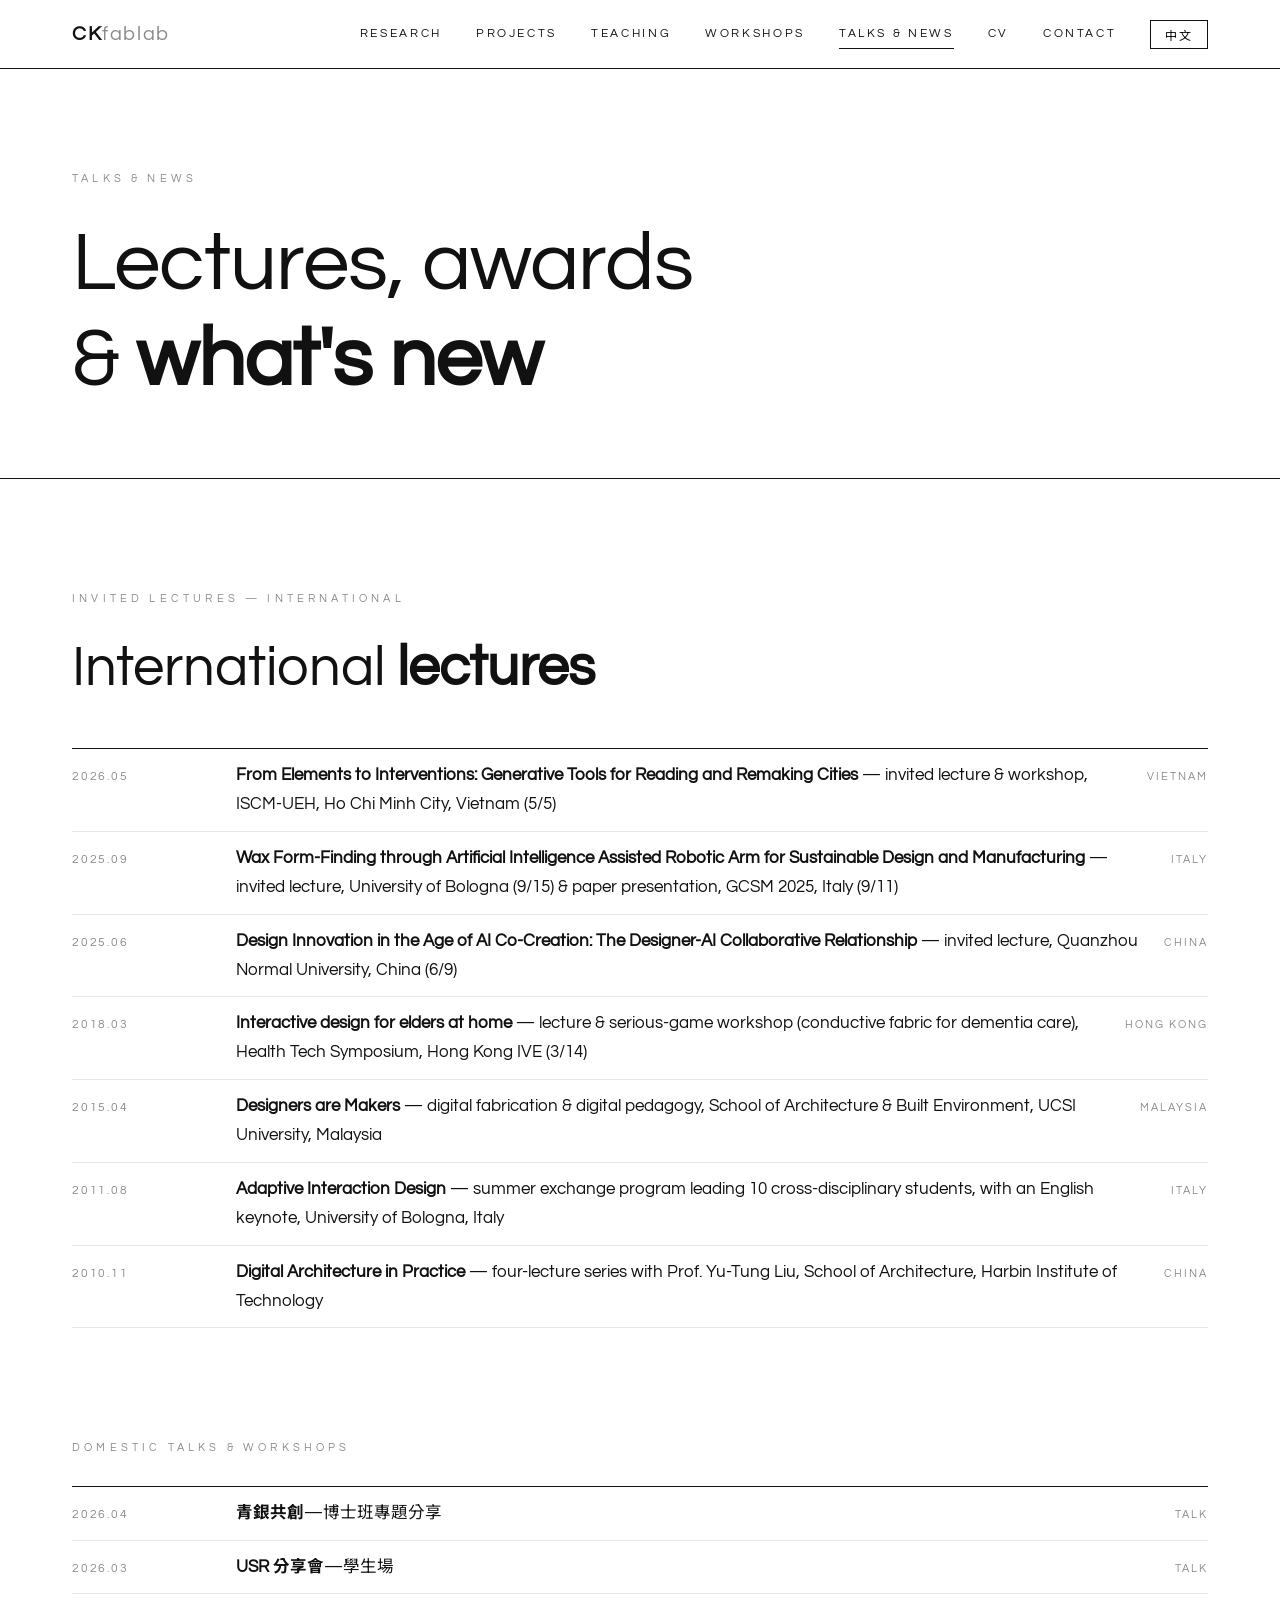
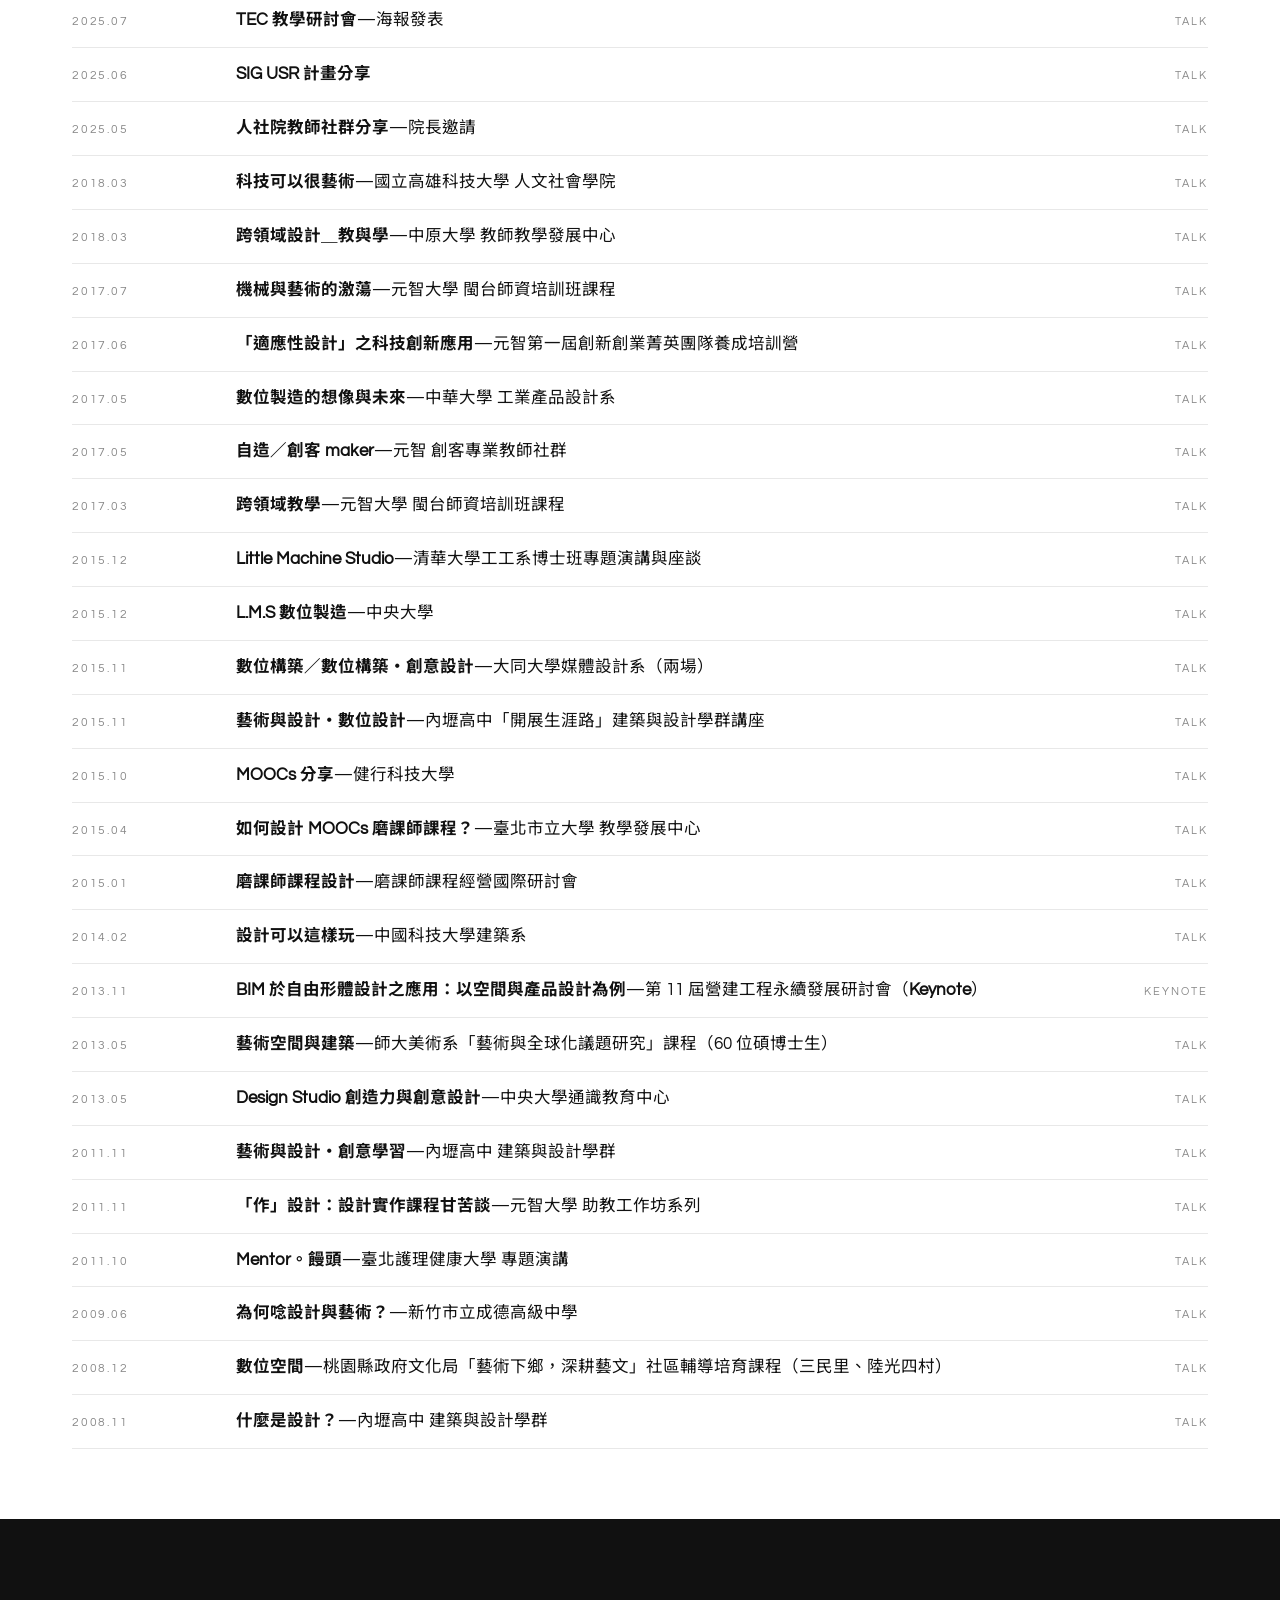
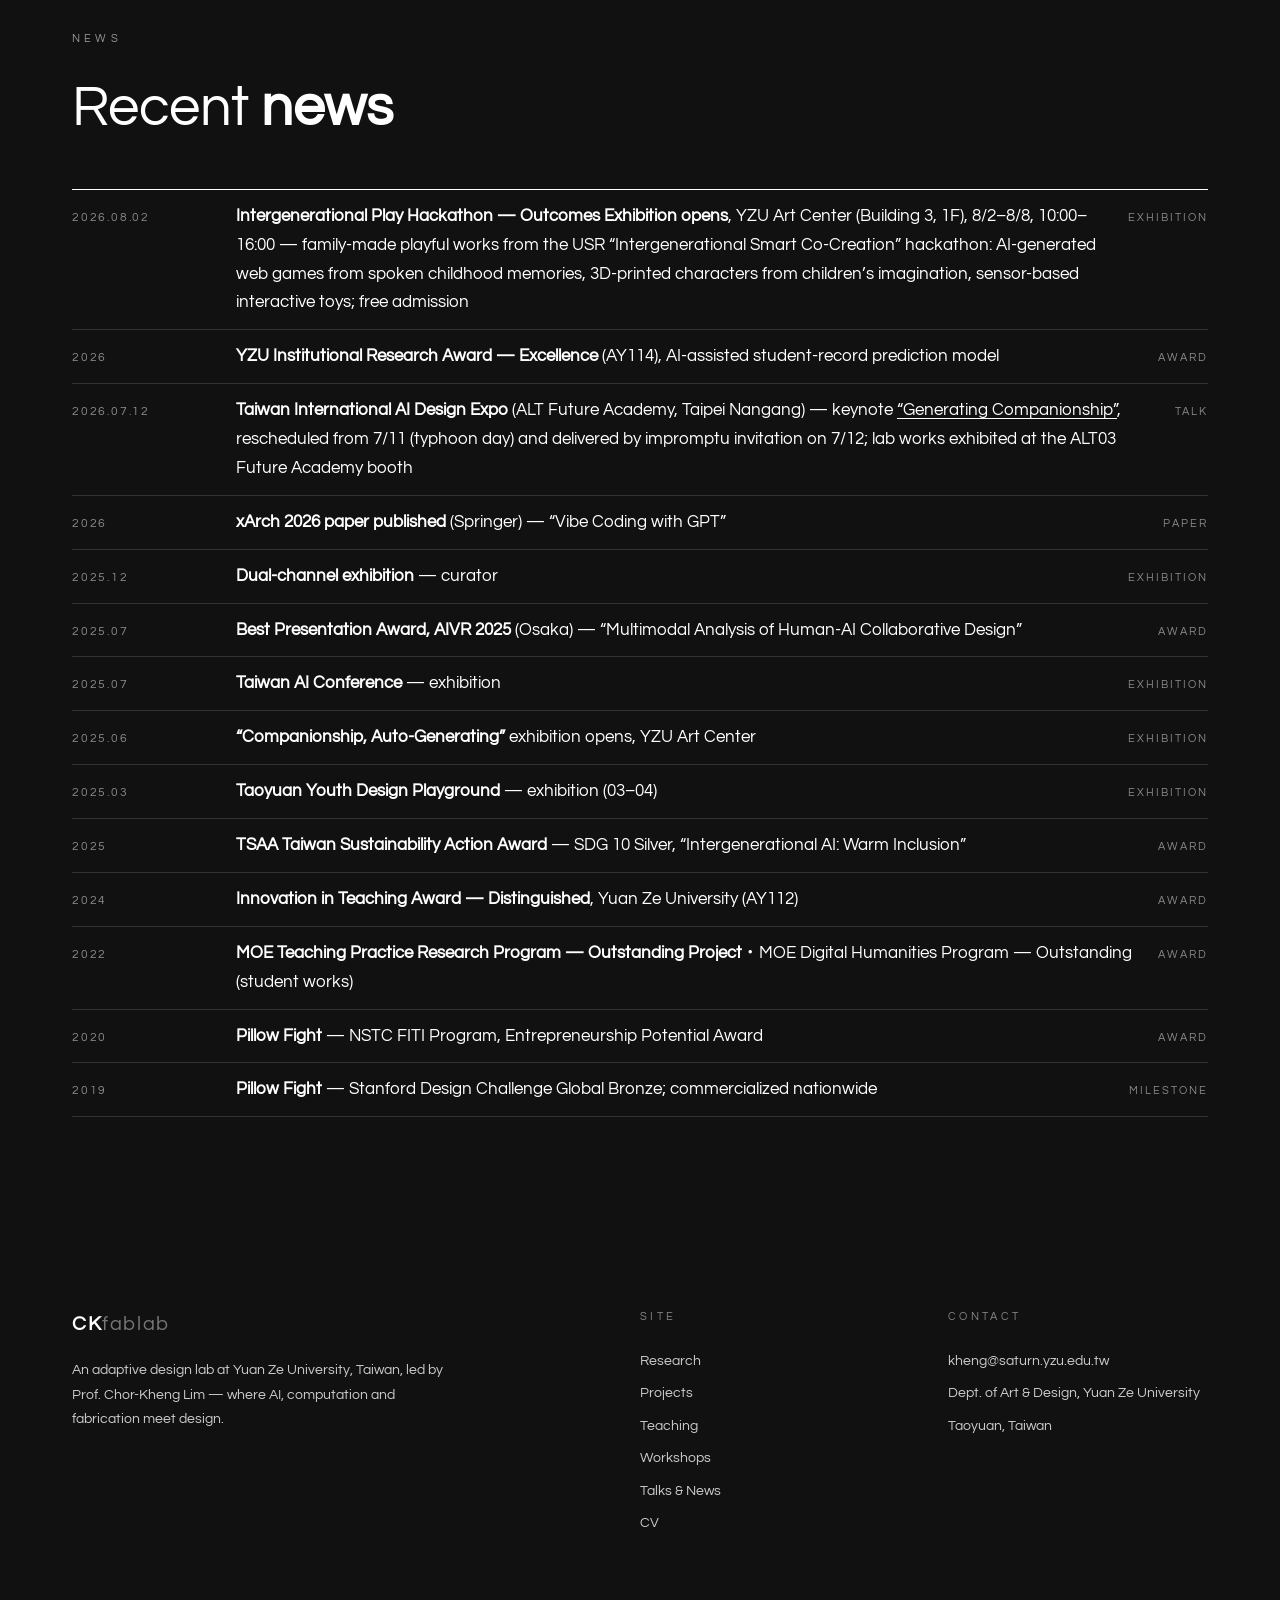
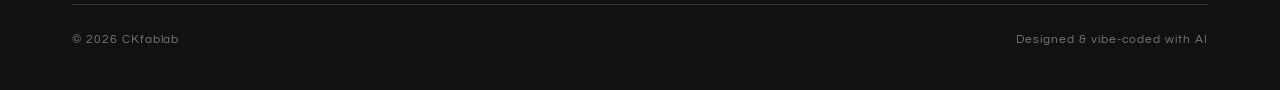
<file: talks.html>
<!DOCTYPE html>
<html lang="en">
<head>
<meta charset="UTF-8">
<meta name="viewport" content="width=device-width, initial-scale=1">
<title>Talks &amp; News — CKfablab</title>
<meta name="description" content="Invited talks, lectures and news from CKfablab and Prof. Chor-Kheng Lim.">
<link href="https://fonts.googleapis.com/css2?family=Questrial&family=Noto+Sans+TC:wght@300;400;700&display=swap" rel="stylesheet">
<link rel="stylesheet" href="css/style.css">
<!-- Google Analytics 4 -->
<script async src="https://www.googletagmanager.com/gtag/js?id=G-SLD74RKPY2"></script>
<script>
  window.dataLayer = window.dataLayer || [];
  function gtag(){dataLayer.push(arguments);}
  gtag('js', new Date());
  gtag('config', 'G-SLD74RKPY2');
</script>
</head>
<body data-lang="en">

<header>
  <div class="header-inner">
    <a class="wordmark" href="index.html">CK<span>fablab</span></a>
    <button class="nav-toggle" aria-label="Menu">☰</button>
    <nav class="main-nav">
      <a href="research.html">Research</a>
      <a href="projects.html">Projects</a>
      <a href="teaching.html">Teaching</a>
      <a href="workshops.html">Workshops</a>
      <a href="talks.html" class="active">Talks &amp; News</a>
      <a href="people.html">CV</a>
      <a href="contact.html">Contact</a>
      <button class="lang-toggle">中文</button>
    </nav>
  </div>
</header>

<div class="page-hero">
  <div class="container">
    <p class="eyebrow"><span class="lang-en">Talks &amp; News</span><span class="lang-zh">演講與動態</span></p>
    <h1 class="display">
      <span class="lang-en">Lectures, awards<br>&amp; <strong>what's new</strong></span>
      <span class="lang-zh">演講、獲獎<br>與<strong>最新動態</strong></span>
    </h1>
  </div>
</div>

<!-- ============ 國際演講 ============ -->
<section>
  <div class="container">
    <p class="eyebrow"><span class="lang-en">Invited Lectures — International</span><span class="lang-zh">國際受邀演講</span></p>
    <h2 class="display"><span class="lang-en">International <strong>lectures</strong></span><span class="lang-zh">國際<strong>講座</strong></span></h2>
    <div class="row-list" style="margin-top:48px">
      <div class="row-item">
        <span class="date">2026.05</span>
        <span class="title"><span class="lang-en"><strong>From Elements to Interventions: Generative Tools for Reading and Remaking Cities</strong> — invited lecture &amp; workshop, ISCM-UEH, Ho Chi Minh City, Vietnam (5/5)</span><span class="lang-zh"><strong>From Elements to Interventions: Generative Tools for Reading and Remaking Cities</strong>—受邀講座與工作坊，越南胡志明市 ISCM-UEH（5/5）</span></span>
        <span class="cat">Vietnam</span>
      </div>
      <div class="row-item">
        <span class="date">2025.09</span>
        <span class="title"><span class="lang-en"><strong>Wax Form-Finding through Artificial Intelligence Assisted Robotic Arm for Sustainable Design and Manufacturing</strong> — invited lecture, University of Bologna (9/15) &amp; paper presentation, GCSM 2025, Italy (9/11)</span><span class="lang-zh"><strong>Wax Form-Finding through AI Assisted Robotic Arm for Sustainable Design and Manufacturing</strong>—波隆那大學受邀講座（9/15）＋ GCSM 2025 研討會發表（9/11），義大利</span></span>
        <span class="cat">Italy</span>
      </div>
      <div class="row-item">
        <span class="date">2025.06</span>
        <span class="title"><span class="lang-en"><strong>Design Innovation in the Age of AI Co-Creation: The Designer-AI Collaborative Relationship</strong> — invited lecture, Quanzhou Normal University, China (6/9)</span><span class="lang-zh"><strong>AI 共創時代的設計革新：設計師與人工智慧的協作關係</strong>—受邀演講，泉州師範學院（6/9）</span></span>
        <span class="cat">China</span>
      </div>
      <div class="row-item">
        <span class="date">2018.03</span>
        <span class="title"><span class="lang-en"><strong>Interactive design for elders at home</strong> — lecture &amp; serious-game workshop (conductive fabric for dementia care), Health Tech Symposium, Hong Kong IVE (3/14)</span><span class="lang-zh"><strong>銀髮族家居互動設計</strong>—專題演講＋失智症非藥物治療嚴肅遊戲設計工作坊（導電布設計應用），香港專業教育學院健康科技研討會（3/14）</span></span>
        <span class="cat">Hong Kong</span>
      </div>
      <div class="row-item">
        <span class="date">2015.04</span>
        <span class="title"><span class="lang-en"><strong>Designers are Makers</strong> — digital fabrication &amp; digital pedagogy, School of Architecture &amp; Built Environment, UCSI University, Malaysia</span><span class="lang-zh"><strong>Designers are Makers</strong>—數位製造與數位教學學術交流專題演講，馬來西亞 UCSI University 建築與環境設計系</span></span>
        <span class="cat">Malaysia</span>
      </div>
      <div class="row-item">
        <span class="date">2011.08</span>
        <span class="title"><span class="lang-en"><strong>Adaptive Interaction Design</strong> — summer exchange program leading 10 cross-disciplinary students, with an English keynote, University of Bologna, Italy</span><span class="lang-zh"><strong>Adaptive Interaction Design</strong>—帶領藝設系與機械系跨領域學程 10 位學生赴義大利波隆納大學暑期交換學程，並以英文專題演講</span></span>
        <span class="cat">Italy</span>
      </div>
      <div class="row-item">
        <span class="date">2010.11</span>
        <span class="title"><span class="lang-en"><strong>Digital Architecture in Practice</strong> — four-lecture series with Prof. Yu-Tung Liu, School of Architecture, Harbin Institute of Technology</span><span class="lang-zh"><strong>數碼建築實作系列</strong>—與劉育東教授於哈爾濱工業大學建築學院四場系列實作數位講座</span></span>
        <span class="cat">China</span>
      </div>
    </div>
  </div>
</section>

<!-- ============ 國內演講／工作坊 ============ -->
<section class="tight" style="padding-top:0">
  <div class="container">
    <p class="eyebrow"><span class="lang-en">Domestic Talks &amp; Workshops</span><span class="lang-zh">國內演講／工作坊</span></p>
    <div class="row-list">
      <div class="row-item"><span class="date">2026.04</span><span class="title"><strong>青銀共創</strong>—博士班專題分享</span><span class="cat">Talk</span></div>
      <div class="row-item"><span class="date">2026.03</span><span class="title"><strong>USR 分享會</strong>—學生場</span><span class="cat">Talk</span></div>
      <div class="row-item"><span class="date">2025.07</span><span class="title"><strong>TEC 教學研討會</strong>—海報發表</span><span class="cat">Talk</span></div>
      <div class="row-item"><span class="date">2025.06</span><span class="title"><strong>SIG USR 計畫分享</strong></span><span class="cat">Talk</span></div>
      <div class="row-item"><span class="date">2025.05</span><span class="title"><strong>人社院教師社群分享</strong>—院長邀請</span><span class="cat">Talk</span></div>
      <div class="row-item"><span class="date">2018.03</span><span class="title"><strong>科技可以很藝術</strong>—國立高雄科技大學 人文社會學院</span><span class="cat">Talk</span></div>
      <div class="row-item"><span class="date">2018.03</span><span class="title"><strong>跨領域設計＿教與學</strong>—中原大學 教師教學發展中心</span><span class="cat">Talk</span></div>
      <div class="row-item"><span class="date">2017.07</span><span class="title"><strong>機械與藝術的激蕩</strong>—元智大學 閩台師資培訓班課程</span><span class="cat">Talk</span></div>
      <div class="row-item"><span class="date">2017.06</span><span class="title"><strong>「適應性設計」之科技創新應用</strong>—元智第一屆創新創業菁英團隊養成培訓營</span><span class="cat">Talk</span></div>
      <div class="row-item"><span class="date">2017.05</span><span class="title"><strong>數位製造的想像與未來</strong>—中華大學 工業產品設計系</span><span class="cat">Talk</span></div>
      <div class="row-item"><span class="date">2017.05</span><span class="title"><strong>自造／創客 maker</strong>—元智 創客專業教師社群</span><span class="cat">Talk</span></div>
      <div class="row-item"><span class="date">2017.03</span><span class="title"><strong>跨領域教學</strong>—元智大學 閩台師資培訓班課程</span><span class="cat">Talk</span></div>
      <div class="row-item"><span class="date">2015.12</span><span class="title"><strong>Little Machine Studio</strong>—清華大學工工系博士班專題演講與座談</span><span class="cat">Talk</span></div>
      <div class="row-item"><span class="date">2015.12</span><span class="title"><strong>L.M.S 數位製造</strong>—中央大學</span><span class="cat">Talk</span></div>
      <div class="row-item"><span class="date">2015.11</span><span class="title"><strong>數位構築／數位構築・創意設計</strong>—大同大學媒體設計系（兩場）</span><span class="cat">Talk</span></div>
      <div class="row-item"><span class="date">2015.11</span><span class="title"><strong>藝術與設計・數位設計</strong>—內壢高中「開展生涯路」建築與設計學群講座</span><span class="cat">Talk</span></div>
      <div class="row-item"><span class="date">2015.10</span><span class="title"><strong>MOOCs 分享</strong>—健行科技大學</span><span class="cat">Talk</span></div>
      <div class="row-item"><span class="date">2015.04</span><span class="title"><strong>如何設計 MOOCs 磨課師課程？</strong>—臺北市立大學 教學發展中心</span><span class="cat">Talk</span></div>
      <div class="row-item"><span class="date">2015.01</span><span class="title"><strong>磨課師課程設計</strong>—磨課師課程經營國際研討會</span><span class="cat">Talk</span></div>
      <div class="row-item"><span class="date">2014.02</span><span class="title"><strong>設計可以這樣玩</strong>—中國科技大學建築系</span><span class="cat">Talk</span></div>
      <div class="row-item"><span class="date">2013.11</span><span class="title"><strong>BIM 於自由形體設計之應用：以空間與產品設計為例</strong>—第 11 屆營建工程永續發展研討會（<strong>Keynote</strong>）</span><span class="cat">Keynote</span></div>
      <div class="row-item"><span class="date">2013.05</span><span class="title"><strong>藝術空間與建築</strong>—師大美術系「藝術與全球化議題研究」課程（60 位碩博士生）</span><span class="cat">Talk</span></div>
      <div class="row-item"><span class="date">2013.05</span><span class="title"><strong>Design Studio 創造力與創意設計</strong>—中央大學通識教育中心</span><span class="cat">Talk</span></div>
      <div class="row-item"><span class="date">2011.11</span><span class="title"><strong>藝術與設計・創意學習</strong>—內壢高中 建築與設計學群</span><span class="cat">Talk</span></div>
      <div class="row-item"><span class="date">2011.11</span><span class="title"><strong>「作」設計：設計實作課程甘苦談</strong>—元智大學 助教工作坊系列</span><span class="cat">Talk</span></div>
      <div class="row-item"><span class="date">2011.10</span><span class="title"><strong>Mentor。饅頭</strong>—臺北護理健康大學 專題演講</span><span class="cat">Talk</span></div>
      <div class="row-item"><span class="date">2009.06</span><span class="title"><strong>為何唸設計與藝術？</strong>—新竹市立成德高級中學</span><span class="cat">Talk</span></div>
      <div class="row-item"><span class="date">2008.12</span><span class="title"><strong>數位空間</strong>—桃園縣政府文化局「藝術下鄉，深耕藝文」社區輔導培育課程（三民里、陸光四村）</span><span class="cat">Talk</span></div>
      <div class="row-item"><span class="date">2008.11</span><span class="title"><strong>什麼是設計？</strong>—內壢高中 建築與設計學群</span><span class="cat">Talk</span></div>
    </div>
  </div>
</section>

<!-- ============ 動態 ============ -->
<section class="dark">
  <div class="container">
    <p class="eyebrow"><span class="lang-en">News</span><span class="lang-zh">消息</span></p>
    <h2 class="display"><span class="lang-en">Recent <strong>news</strong></span><span class="lang-zh">近期<strong>消息</strong></span></h2>
    <div class="row-list" style="margin-top:48px;border-color:#fff">
      <div class="row-item" style="border-color:#333">
        <span class="date">2026.08.02</span>
        <span class="title"><span class="lang-en"><strong>Intergenerational Play Hackathon — Outcomes Exhibition opens</strong>, YZU Art Center (Building 3, 1F), 8/2–8/8, 10:00–16:00 — family-made playful works from the USR “Intergenerational Smart Co-Creation” hackathon: AI-generated web games from spoken childhood memories, 3D-printed characters from children’s imagination, sensor-based interactive toys; free admission</span><span class="lang-zh"><strong>黑客松共創跨代童玩成果展 開展</strong>—元智大學三館 1 樓藝術中心展示空間，8/2–8/8 每日 10:00–16:00：USR「跨代智慧共創」黑客松親子共創成果—口述童年記憶生成的專屬網頁遊戲、孩童想像力轉 3D 列印公仔、感測器互動童玩，免費參觀</span></span>
        <span class="cat">Exhibition</span>
      </div>
      <div class="row-item" style="border-color:#333">
        <span class="date">2026</span>
        <span class="title"><span class="lang-en"><strong>YZU Institutional Research Award — Excellence</strong> (AY114), AI-assisted student-record prediction model</span><span class="lang-zh"><strong>114 學年度校務研究獎勵 優等</strong>—AI 輔助學籍與分組預測模型</span></span>
        <span class="cat">Award</span>
      </div>
      <div class="row-item" style="border-color:#333">
        <span class="date">2026.07.12</span>
        <span class="title"><span class="lang-en"><strong>Taiwan International AI Design Expo</strong> (ALT Future Academy, Taipei Nangang) — keynote <a href="assets/talks/alt-keynote-2026.pdf" target="_blank" rel="noopener" style="border-bottom:1px solid #fff">“Generating Companionship”</a>, rescheduled from 7/11 (typhoon day) and delivered by impromptu invitation on 7/12; lab works exhibited at the ALT03 Future Academy booth</span><span class="lang-zh"><strong>臺灣國際 AI 設計應用博覽會</strong>（ALT Future Academy，台北南港）—主題演講<a href="assets/talks/alt-keynote-2026.pdf" target="_blank" rel="noopener" style="border-bottom:1px solid #fff">「陪伴，生成中」</a>，原訂 7/11 因颱風假取消、7/12 受邀臨時完成；並於未來學院 ALT03 展區展出實驗室作品</span></span>
        <span class="cat">Talk</span>
      </div>
      <div class="row-item" style="border-color:#333">
        <span class="date">2026</span>
        <span class="title"><span class="lang-en"><strong>xArch 2026 paper published</strong> (Springer) — “Vibe Coding with GPT”</span><span class="lang-zh"><strong>xArch 2026 論文發表</strong>（Springer）—〈Vibe Coding with GPT〉</span></span>
        <span class="cat">Paper</span>
      </div>
      <div class="row-item" style="border-color:#333">
        <span class="date">2025.12</span>
        <span class="title"><span class="lang-en"><strong>Dual-channel exhibition</strong> — curator</span><span class="lang-zh"><strong>雙頻展覽</strong>—策展</span></span>
        <span class="cat">Exhibition</span>
      </div>
      <div class="row-item" style="border-color:#333">
        <span class="date">2025.07</span>
        <span class="title"><span class="lang-en"><strong>Best Presentation Award, AIVR 2025</strong> (Osaka) — “Multimodal Analysis of Human-AI Collaborative Design”</span><span class="lang-zh"><strong>AIVR 2025 最佳發表獎</strong>（大阪）—人機共創設計之多模態分析</span></span>
        <span class="cat">Award</span>
      </div>
      <div class="row-item" style="border-color:#333">
        <span class="date">2025.07</span>
        <span class="title"><span class="lang-en"><strong>Taiwan AI Conference</strong> — exhibition</span><span class="lang-zh"><strong>台灣人工智慧年會</strong>—參展</span></span>
        <span class="cat">Exhibition</span>
      </div>
      <div class="row-item" style="border-color:#333">
        <span class="date">2025.06</span>
        <span class="title"><span class="lang-en"><strong>“Companionship, Auto-Generating”</strong> exhibition opens, YZU Art Center</span><span class="lang-zh"><strong>「陪伴，自動生成中」展覽</strong>開幕（元智藝術中心）</span></span>
        <span class="cat">Exhibition</span>
      </div>
      <div class="row-item" style="border-color:#333">
        <span class="date">2025.03</span>
        <span class="title"><span class="lang-en"><strong>Taoyuan Youth Design Playground</strong> — exhibition (03–04)</span><span class="lang-zh"><strong>桃青設計遊樂場</strong>—展覽（3–4 月）</span></span>
        <span class="cat">Exhibition</span>
      </div>
      <div class="row-item" style="border-color:#333">
        <span class="date">2025</span>
        <span class="title"><span class="lang-en"><strong>TSAA Taiwan Sustainability Action Award</strong> — SDG 10 Silver, “Intergenerational AI: Warm Inclusion”</span><span class="lang-zh"><strong>TSAA 台灣永續行動獎</strong>—SDG10「跨代 AI：暖心共融」銀級獎</span></span>
        <span class="cat">Award</span>
      </div>
      <div class="row-item" style="border-color:#333">
        <span class="date">2024</span>
        <span class="title"><span class="lang-en"><strong>Innovation in Teaching Award — Distinguished</strong>, Yuan Ze University (AY112)</span><span class="lang-zh">元智大學 112 學年<strong>創新教學獎特優獎</strong></span></span>
        <span class="cat">Award</span>
      </div>
      <div class="row-item" style="border-color:#333">
        <span class="date">2022</span>
        <span class="title"><span class="lang-en"><strong>MOE Teaching Practice Research Program — Outstanding Project</strong>・MOE Digital Humanities Program — Outstanding (student works)</span><span class="lang-zh">教育部<strong>教學實踐研究績優計畫</strong>・數位人文創新人才培育優秀計畫（學生作品）</span></span>
        <span class="cat">Award</span>
      </div>
      <div class="row-item" style="border-color:#333">
        <span class="date">2020</span>
        <span class="title"><span class="lang-en"><strong>Pillow Fight</strong> — NSTC FITI Program, Entrepreneurship Potential Award</span><span class="lang-zh"><strong>枕頭戰</strong>獲科技部創新創業激勵計畫「創業潛力獎」</span></span>
        <span class="cat">Award</span>
      </div>
      <div class="row-item" style="border-color:#333">
        <span class="date">2019</span>
        <span class="title"><span class="lang-en"><strong>Pillow Fight</strong> — Stanford Design Challenge Global Bronze; commercialized nationwide</span><span class="lang-zh"><strong>枕頭戰</strong>獲史丹佛銀髮設計競賽全球銅獎，並商品化銷售至全台日照中心</span></span>
        <span class="cat">Milestone</span>
      </div>
    </div>
  </div>
</section>

<footer>
  <div class="container">
    <div class="footer-grid">
      <div>
        <div class="wordmark">CK<span>fablab</span></div>
        <p style="margin-top:16px;color:#ccc;font-size:14px;max-width:380px">
          <span class="lang-en">An adaptive design lab at Yuan Ze University, Taiwan, led by Prof. Chor-Kheng Lim — where AI, computation and fabrication meet design.</span>
          <span class="lang-zh">林楚卿教授帶領的元智大學數位構築實驗室—AI、運算與製造遇上設計之處。</span>
        </p>
      </div>
      <div>
        <h4>Site</h4>
        <ul>
          <li><a href="research.html">Research</a></li>
          <li><a href="projects.html">Projects</a></li>
          <li><a href="teaching.html">Teaching</a></li>
          <li><a href="workshops.html">Workshops</a></li>
          <li><a href="talks.html">Talks &amp; News</a></li>
          <li><a href="people.html">CV</a></li>
        </ul>
      </div>
      <div>
        <h4>Contact</h4>
        <ul>
          <li><a href="mailto:kheng@saturn.yzu.edu.tw">kheng@saturn.yzu.edu.tw</a></li>
          <li><span class="lang-en">Dept. of Art &amp; Design, Yuan Ze University</span><span class="lang-zh">元智大學 藝術與設計學系</span></li>
          <li><span class="lang-en">Taoyuan, Taiwan</span><span class="lang-zh">桃園，台灣</span></li>
        </ul>
      </div>
    </div>
    <div class="footer-bottom">
      <span>© 2026 CKfablab</span>
      <span><span class="lang-en">Designed &amp; vibe-coded with AI</span><span class="lang-zh">本站以 AI 協作 vibe coding 完成</span></span>
    </div>
  </div>
</footer>

<script src="js/main.js"></script>
</body>
</html>
</file>
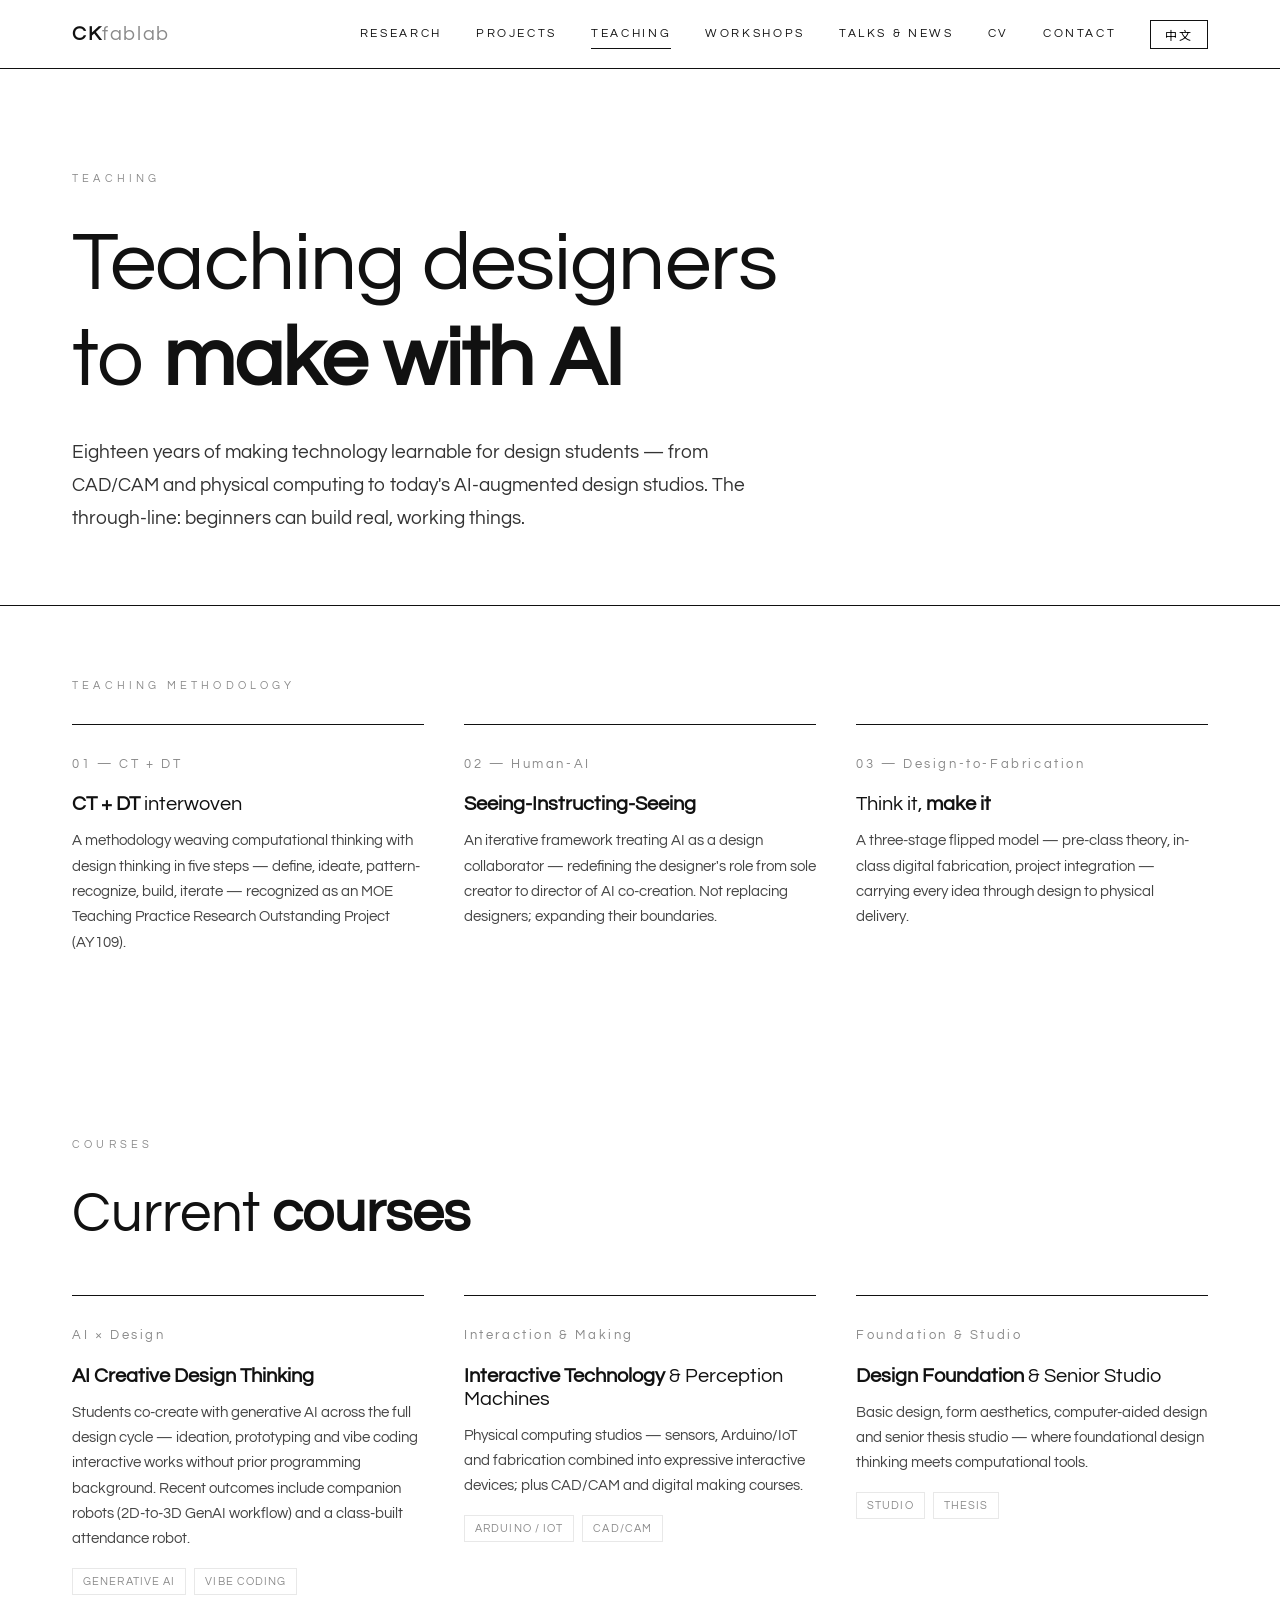
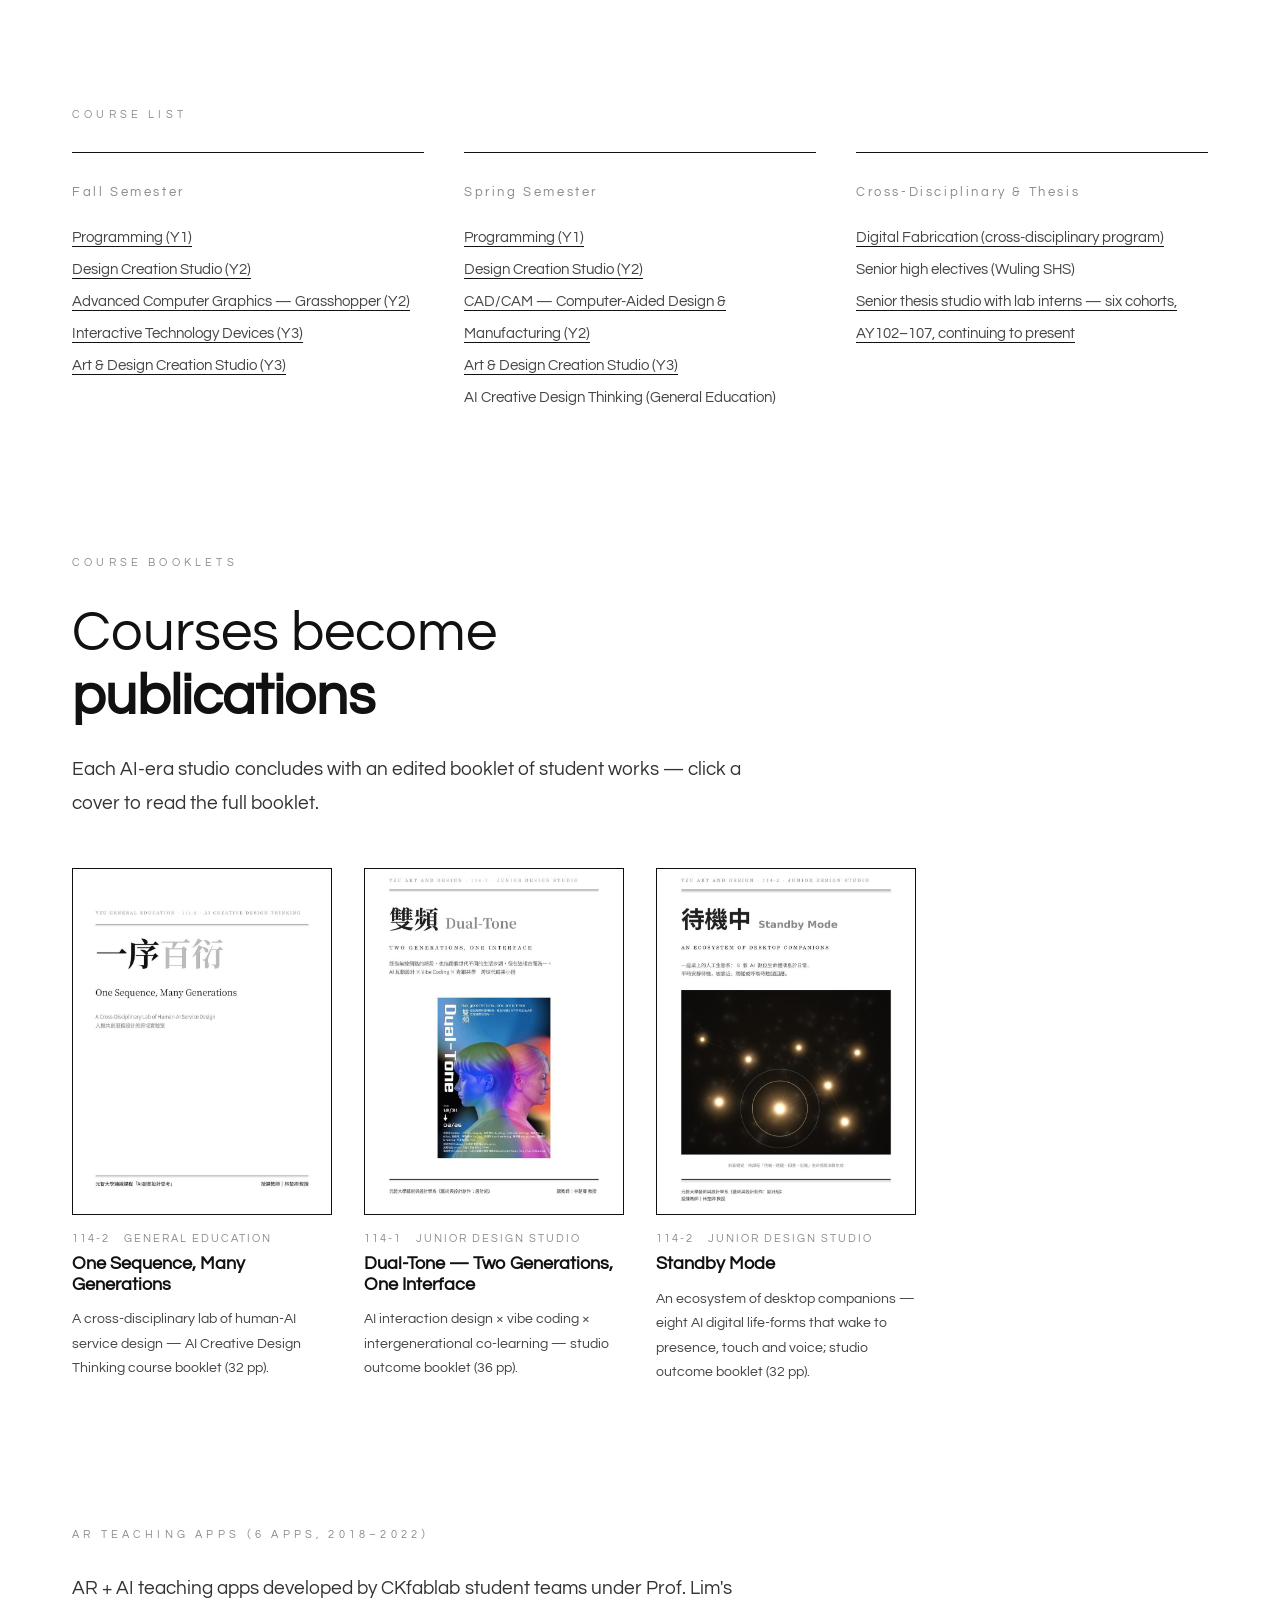
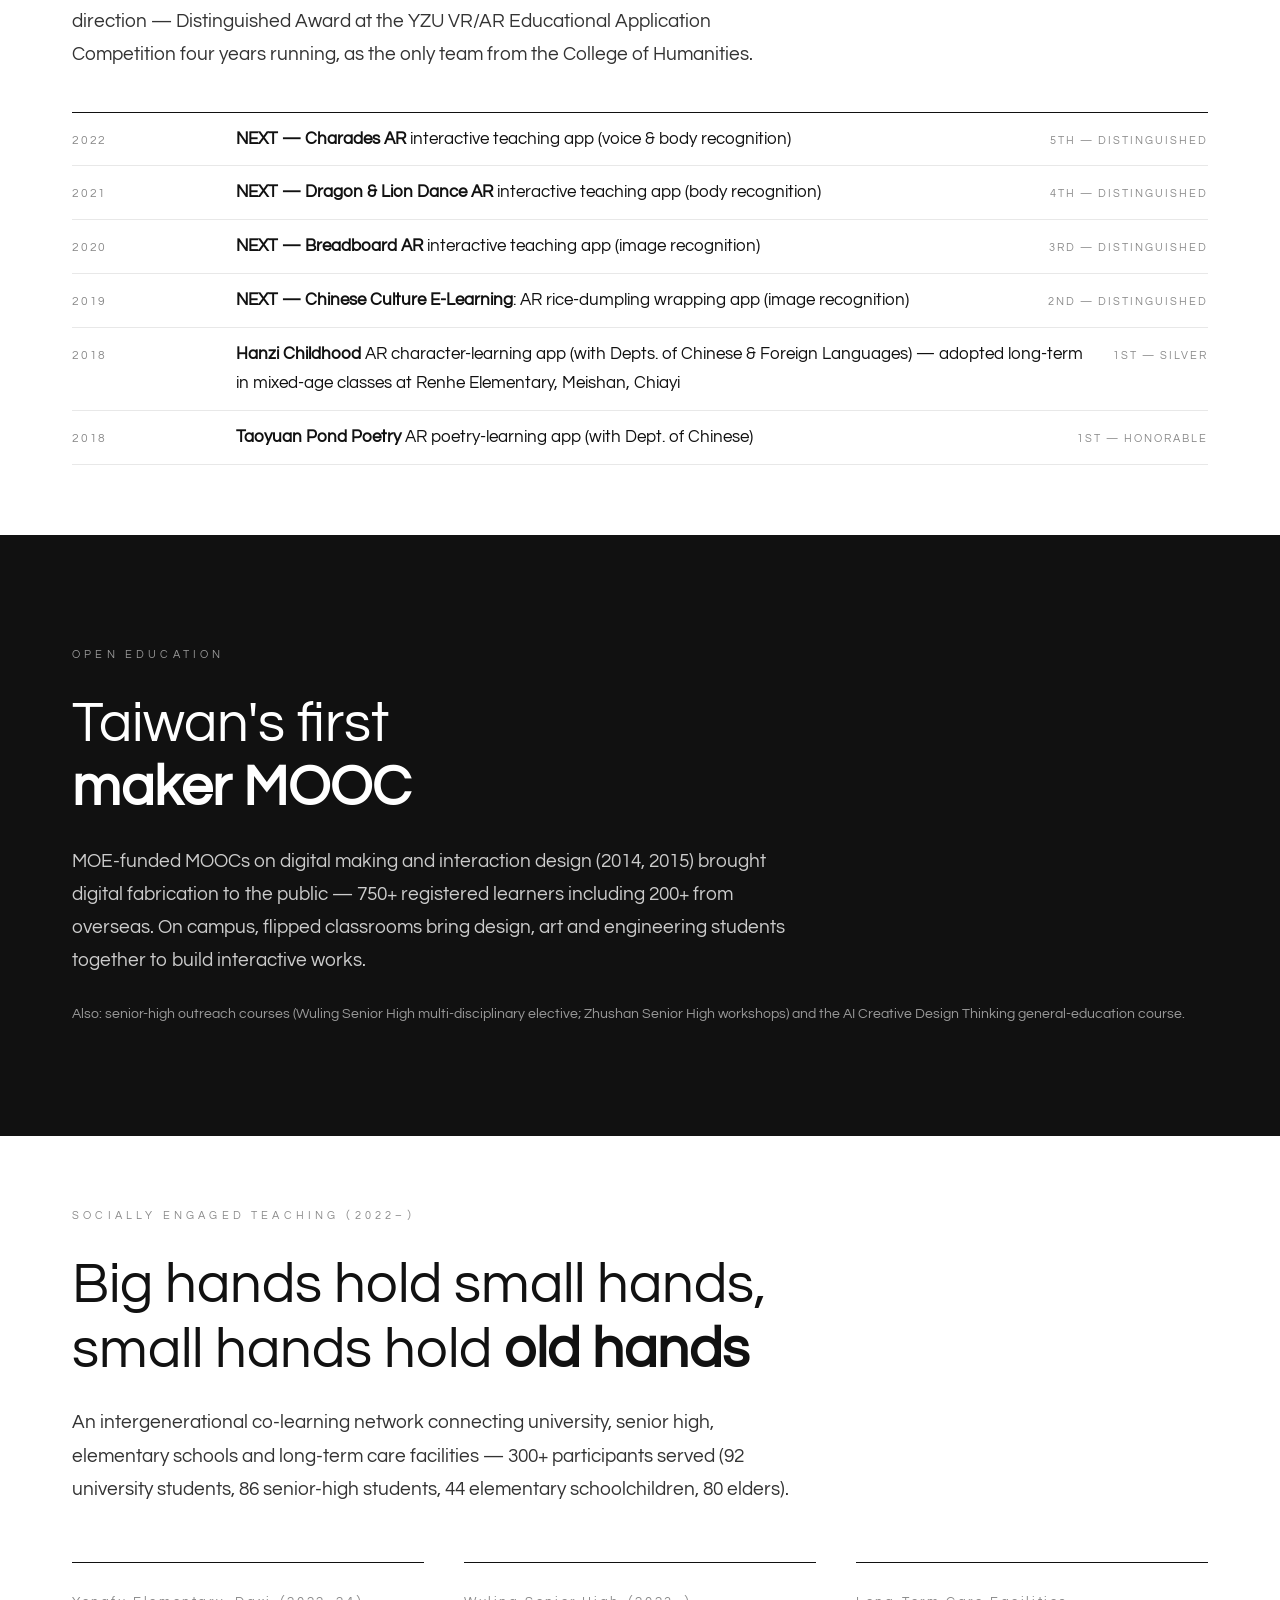
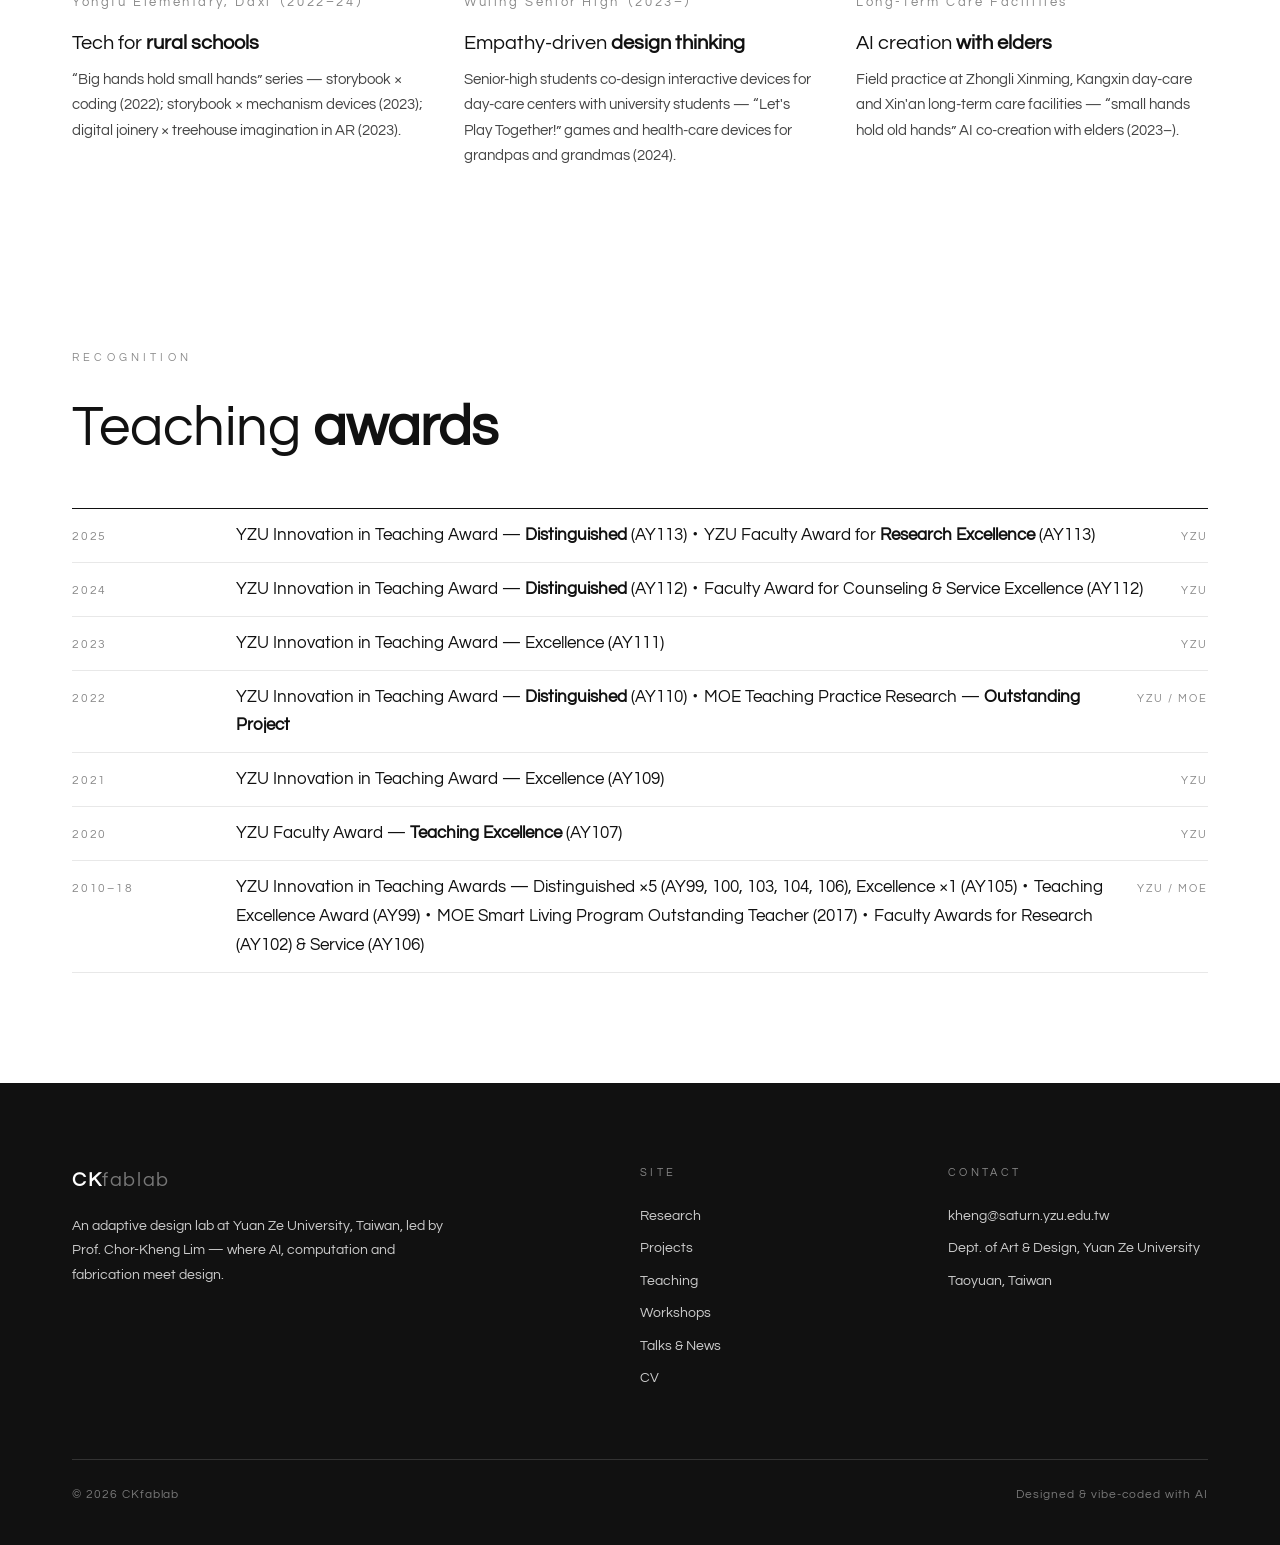
<file: teaching.html>
<!DOCTYPE html>
<html lang="en">
<head>
<meta charset="UTF-8">
<meta name="viewport" content="width=device-width, initial-scale=1">
<title>Teaching — CKfablab</title>
<meta name="description" content="Teaching by Prof. Chor-Kheng Lim: AI Creative Design Thinking, CAD/CAM, interactive technology, digital making. 10+ Innovation in Teaching Awards, Taiwan's first maker MOOC.">
<link href="https://fonts.googleapis.com/css2?family=Questrial&family=Noto+Sans+TC:wght@300;400;700&display=swap" rel="stylesheet">
<link rel="stylesheet" href="css/style.css">
<!-- Google Analytics 4 -->
<script async src="https://www.googletagmanager.com/gtag/js?id=G-SLD74RKPY2"></script>
<script>
  window.dataLayer = window.dataLayer || [];
  function gtag(){dataLayer.push(arguments);}
  gtag('js', new Date());
  gtag('config', 'G-SLD74RKPY2');
</script>
</head>
<body data-lang="en">

<header>
  <div class="header-inner">
    <a class="wordmark" href="index.html">CK<span>fablab</span></a>
    <button class="nav-toggle" aria-label="Menu">☰</button>
    <nav class="main-nav">
      <a href="research.html">Research</a>
      <a href="projects.html">Projects</a>
      <a href="teaching.html" class="active">Teaching</a>
      <a href="workshops.html">Workshops</a>
      <a href="talks.html">Talks &amp; News</a>
      <a href="people.html">CV</a>
      <a href="contact.html">Contact</a>
      <button class="lang-toggle">中文</button>
    </nav>
  </div>
</header>

<div class="page-hero">
  <div class="container">
    <p class="eyebrow"><span class="lang-en">Teaching</span><span class="lang-zh">教學</span></p>
    <h1 class="display">
      <span class="lang-en">Teaching designers<br>to <strong>make with AI</strong></span>
      <span class="lang-zh">教設計人<br><strong>與 AI 一起做</strong></span>
    </h1>
    <p class="lede" style="margin-top:28px">
      <span class="lang-en">Eighteen years of making technology learnable for design students — from CAD/CAM and physical computing to today's AI-augmented design studios. The through-line: beginners can build real, working things.</span>
      <span class="lang-zh">十八年來讓科技對設計學生變得可學—從 CAD/CAM、physical computing 到今日的 AI 設計課。一以貫之的信念：初學者也能做出真正可運作的東西。</span>
    </p>
  </div>
</div>

<!-- ============ 教學方法論 ============ -->
<section class="tight">
  <div class="container">
    <p class="eyebrow"><span class="lang-en">Teaching Methodology</span><span class="lang-zh">教學方法論</span></p>
    <div class="axes">
      <div class="axis">
        <span class="num">01 — CT + DT</span>
        <h3><span class="lang-en"><strong>CT + DT</strong> interwoven</span><span class="lang-zh"><strong>運算思維 × 設計思考</strong>無縫交織</span></h3>
        <p>
          <span class="lang-en">A methodology weaving computational thinking with design thinking in five steps — define, ideate, pattern-recognize, build, iterate — recognized as an MOE Teaching Practice Research Outstanding Project (AY109).</span>
          <span class="lang-zh">自創「CT+DT 無縫交織」教學法，五步驟：需求定義→創意發想→模式辨識→技術實作→反饋改進—獲教育部 109 年教學實踐研究績優計畫肯定。</span>
        </p>
      </div>
      <div class="axis">
        <span class="num">02 — Human-AI</span>
        <h3><span class="lang-en"><strong>Seeing-Instructing-Seeing</strong></span><span class="lang-zh"><strong>Seeing-Instructing-Seeing</strong> AI 設計框架</span></h3>
        <p>
          <span class="lang-en">An iterative framework treating AI as a design collaborator — redefining the designer's role from sole creator to director of AI co-creation. Not replacing designers; expanding their boundaries.</span>
          <span class="lang-zh">以循環迭代為核心的原創設計框架，將 AI 視為協作夥伴—設計者的角色從創作者轉為 AI 共創的指導者。不是取代設計師，而是擴展設計師的能力邊界。</span>
        </p>
      </div>
      <div class="axis">
        <span class="num">03 — Design-to-Fabrication</span>
        <h3><span class="lang-en">Think it, <strong>make it</strong></span><span class="lang-zh">想得到，<strong>做得出</strong></span></h3>
        <p>
          <span class="lang-en">A three-stage flipped model — pre-class theory, in-class digital fabrication, project integration — carrying every idea through design to physical delivery.</span>
          <span class="lang-zh">課前理論、課堂數位構築實作、專案整合應用三階段翻轉教學—強調從設計到製造的一貫流程，讓每個想法都被做出來。</span>
        </p>
      </div>
    </div>
  </div>
</section>

<!-- ============ 課程 ============ -->
<section>
  <div class="container">
    <p class="eyebrow"><span class="lang-en">Courses</span><span class="lang-zh">課程</span></p>
    <h2 class="display"><span class="lang-en">Current <strong>courses</strong></span><span class="lang-zh">開設<strong>課程</strong></span></h2>
    <div class="axes" style="margin-top:48px">
      <div class="axis">
        <span class="num">AI × Design</span>
        <h3><span class="lang-en"><strong>AI Creative Design Thinking</strong></span><span class="lang-zh"><strong>AI 創意設計思考</strong></span></h3>
        <p>
          <span class="lang-en">Students co-create with generative AI across the full design cycle — ideation, prototyping and vibe coding interactive works without prior programming background. Recent outcomes include companion robots (2D-to-3D GenAI workflow) and a class-built attendance robot.</span>
          <span class="lang-zh">學生在完整設計流程中與生成式 AI 共創—發想、原型，並以 vibe coding 完成互動作品，無需程式背景。近期成果包括陪伴機器人（2D 轉 3D 生成流程）與課堂共製的點名 Robot。</span>
        </p>
        <div class="tags"><span class="tag">Generative AI</span><span class="tag">Vibe Coding</span></div>
      </div>
      <div class="axis">
        <span class="num">Interaction &amp; Making</span>
        <h3><span class="lang-en"><strong>Interactive Technology</strong> &amp; Perception Machines</span><span class="lang-zh"><strong>互動科技裝置</strong>與感知傳遞機</span></h3>
        <p>
          <span class="lang-en">Physical computing studios — sensors, Arduino/IoT and fabrication combined into expressive interactive devices; plus CAD/CAM and digital making courses.</span>
          <span class="lang-zh">Physical computing 實作課—感測器、Arduino/IoT 與數位製造，結合成有表現力的互動裝置；另開設電腦輔助設計與製造（CAD/CAM）、數位自造等課程。</span>
        </p>
        <div class="tags"><span class="tag">Arduino / IoT</span><span class="tag">CAD/CAM</span></div>
      </div>
      <div class="axis">
        <span class="num">Foundation &amp; Studio</span>
        <h3><span class="lang-en"><strong>Design Foundation</strong> &amp; Senior Studio</span><span class="lang-zh"><strong>基礎設計</strong>與畢業專題</span></h3>
        <p>
          <span class="lang-en">Basic design, form aesthetics, computer-aided design and senior thesis studio — where foundational design thinking meets computational tools.</span>
          <span class="lang-zh">基礎設計、造型美學、設計電腦繪圖與大四專題設計—設計基本功與運算工具的交會處。</span>
        </p>
        <div class="tags"><span class="tag">Studio</span><span class="tag">Thesis</span></div>
      </div>
    </div>
  </div>
</section>

<!-- ============ 歷年授課清單 ============ -->
<section class="tight" style="padding-top:0">
  <div class="container">
    <p class="eyebrow"><span class="lang-en">Course List</span><span class="lang-zh">歷年授課</span></p>
    <div class="axes">
      <div class="axis">
        <span class="num"><span class="lang-en">Fall Semester</span><span class="lang-zh">上學期</span></span>
        <p style="line-height:2.2">
          <span class="lang-en"><a href="course.html?id=programming">Programming (Y1)</a><br><a href="course.html?id=design-studio">Design Creation Studio (Y2)</a><br><a href="course.html?id=grasshopper">Advanced Computer Graphics — Grasshopper (Y2)</a><br><a href="course.html?id=interactive-tech">Interactive Technology Devices (Y3)</a><br><a href="course.html?id=art-studio">Art &amp; Design Creation Studio (Y3)</a></span>
          <span class="lang-zh"><a href="course.html?id=programming">大一 程式設計</a><br><a href="course.html?id=design-studio">大二 設計創作 Studio</a><br><a href="course.html?id=grasshopper">大二 進階電腦繪圖（Grasshopper）</a><br><a href="course.html?id=interactive-tech">大三 互動科技裝置</a><br><a href="course.html?id=art-studio">大三 藝術與設計創作 Studio</a></span>
        </p>
      </div>
      <div class="axis">
        <span class="num"><span class="lang-en">Spring Semester</span><span class="lang-zh">下學期</span></span>
        <p style="line-height:2.2">
          <span class="lang-en"><a href="course.html?id=programming">Programming (Y1)</a><br><a href="course.html?id=design-studio">Design Creation Studio (Y2)</a><br><a href="course.html?id=cadcam">CAD/CAM — Computer-Aided Design &amp; Manufacturing (Y2)</a><br><a href="course.html?id=art-studio">Art &amp; Design Creation Studio (Y3)</a><br>AI Creative Design Thinking (General Education)</span>
          <span class="lang-zh"><a href="course.html?id=programming">大一 程式設計</a><br><a href="course.html?id=design-studio">大二 設計創作 Studio</a><br><a href="course.html?id=cadcam">大二 電腦輔助設計與製造（CAD/CAM）</a><br><a href="course.html?id=art-studio">大三 藝術與設計創作 Studio</a><br>通識 AI 創意設計思考</span>
        </p>
      </div>
      <div class="axis">
        <span class="num"><span class="lang-en">Cross-Disciplinary &amp; Thesis</span><span class="lang-zh">跨領域與畢業製作</span></span>
        <p style="line-height:2.2">
          <span class="lang-en"><a href="course.html?id=digital-fab">Digital Fabrication (cross-disciplinary program)</a><br>Senior high electives (Wuling SHS)<br><a href="course.html?id=thesis">Senior thesis studio with lab interns — six cohorts, AY102–107, continuing to present</a></span>
          <span class="lang-zh"><a href="course.html?id=digital-fab">數位製造（跨領域學程）</a><br>高中多元選修（武陵高中）<br><a href="course.html?id=thesis">畢業製作（實習生制）—102 至 107 學年共六屆，延續至今</a></span>
        </p>
      </div>
    </div>
  </div>
</section>

<!-- ============ 課程成果冊 ============ -->
<section class="tight">
  <div class="container">
    <p class="eyebrow"><span class="lang-en">Course Booklets</span><span class="lang-zh">課程成果冊</span></p>
    <h2 class="display"><span class="lang-en">Courses become<br><strong>publications</strong></span><span class="lang-zh">把課程做成<br><strong>出版物</strong></span></h2>
    <p class="lede" style="margin-top:24px;margin-bottom:48px">
      <span class="lang-en">Each AI-era studio concludes with an edited booklet of student works — click a cover to read the full booklet.</span>
      <span class="lang-zh">AI 時代的每門課，都以一本編輯成冊的學生作品集收尾—點封面即可閱讀全冊。</span>
    </p>
    <div class="project-grid" style="grid-template-columns:repeat(auto-fill,minmax(260px,1fr))">
      <div class="project-card">
        <a href="assets/booklets/booklet-one-sequence.pdf" target="_blank" rel="noopener"><div class="visual" style="aspect-ratio:3/4;background-image:url('assets/booklets/cover-one-sequence.jpg')"></div></a>
        <div class="meta"><span>114-2</span><span class="lang-en">General Education</span><span class="lang-zh">通識課</span></div>
        <h3><span class="lang-en">One Sequence, Many Generations</span><span class="lang-zh">一序百衍</span></h3>
        <p class="desc"><span class="lang-en">A cross-disciplinary lab of human-AI service design — AI Creative Design Thinking course booklet (32 pp).</span><span class="lang-zh">人機共創服務設計的跨域實驗室—「AI 創意設計思考」課程成果冊（32 頁）。</span></p>
      </div>
      <div class="project-card">
        <a href="assets/booklets/booklet-dual-tone.pdf" target="_blank" rel="noopener"><div class="visual" style="aspect-ratio:3/4;background-image:url('assets/booklets/cover-dual-tone.jpg')"></div></a>
        <div class="meta"><span>114-1</span><span class="lang-en">Junior Design Studio</span><span class="lang-zh">大三設計課</span></div>
        <h3><span class="lang-en">Dual-Tone — Two Generations, One Interface</span><span class="lang-zh">雙頻</span></h3>
        <p class="desc"><span class="lang-en">AI interaction design × vibe coding × intergenerational co-learning — studio outcome booklet (36 pp).</span><span class="lang-zh">AI 互動設計 × Vibe Coding × 青銀共學—「藝術與設計創作：設計組」成果小冊（36 頁）。</span></p>
      </div>
      <div class="project-card">
        <a href="assets/booklets/booklet-standby.pdf" target="_blank" rel="noopener"><div class="visual" style="aspect-ratio:3/4;background-image:url('assets/booklets/cover-standby.jpg')"></div></a>
        <div class="meta"><span>114-2</span><span class="lang-en">Junior Design Studio</span><span class="lang-zh">大三設計課</span></div>
        <h3><span class="lang-en">Standby Mode</span><span class="lang-zh">待機中</span></h3>
        <p class="desc"><span class="lang-en">An ecosystem of desktop companions — eight AI digital life-forms that wake to presence, touch and voice; studio outcome booklet (32 pp).</span><span class="lang-zh">一座桌上的人工生態系—8 個 AI 數位生命體，被靠近、觸碰或呼喚時甦醒回應；「藝術與設計創作：設計組」成果小冊（32 頁）。</span></p>
      </div>
    </div>
  </div>
</section>

<!-- ============ AR 教學系統 App ============ -->
<section class="tight">
  <div class="container">
    <p class="eyebrow"><span class="lang-en">AR Teaching Apps（6 apps, 2018–2022）</span><span class="lang-zh">AR 教學系統 App 開發（共 6 套，2018–2022）</span></p>
    <p class="lede" style="margin-bottom:40px">
      <span class="lang-en">AR + AI teaching apps developed by CKfablab student teams under Prof. Lim's direction — Distinguished Award at the YZU VR/AR Educational Application Competition four years running, as the only team from the College of Humanities.</span>
      <span class="lang-zh">整合 AR 及 AI 技術，指導 CKfablab 學生團隊開發—連續四年榮獲元智大學 VR/AR 教育應用創作競賽特優獎，為競賽中唯一人文社會學院團隊。</span>
    </p>
    <div class="row-list">
      <div class="row-item"><span class="date">2022</span><span class="title"><span class="lang-en"><strong>NEXT — Charades AR</strong> interactive teaching app (voice &amp; body recognition)</span><span class="lang-zh"><strong>NEXT-比手畫腳</strong> AR 互動教學 App（聲音及肢體辨識）</span></span><span class="cat"><span class="lang-en">5th — Distinguished</span><span class="lang-zh">第五屆特優獎</span></span></div>
      <div class="row-item"><span class="date">2021</span><span class="title"><span class="lang-en"><strong>NEXT — Dragon &amp; Lion Dance AR</strong> interactive teaching app (body recognition)</span><span class="lang-zh"><strong>NEXT-舞龍舞獅</strong> AR 互動教學 App（肢體辨識）</span></span><span class="cat"><span class="lang-en">4th — Distinguished</span><span class="lang-zh">第四屆特優獎</span></span></div>
      <div class="row-item"><span class="date">2020</span><span class="title"><span class="lang-en"><strong>NEXT — Breadboard AR</strong> interactive teaching app (image recognition)</span><span class="lang-zh"><strong>NEXT-麵包板</strong> AR 互動教學 App（影像辨識）</span></span><span class="cat"><span class="lang-en">3rd — Distinguished</span><span class="lang-zh">第三屆特優獎</span></span></div>
      <div class="row-item"><span class="date">2019</span><span class="title"><span class="lang-en"><strong>NEXT — Chinese Culture E-Learning</strong>: AR rice-dumpling wrapping app (image recognition)</span><span class="lang-zh"><strong>NEXT-中華文化 e 點通</strong> AR 包粽子 App（影像辨識）</span></span><span class="cat"><span class="lang-en">2nd — Distinguished</span><span class="lang-zh">第二屆特優獎</span></span></div>
      <div class="row-item"><span class="date">2018</span><span class="title"><span class="lang-en"><strong>Hanzi Childhood</strong> AR character-learning app (with Depts. of Chinese &amp; Foreign Languages) — adopted long-term in mixed-age classes at Renhe Elementary, Meishan, Chiayi</span><span class="lang-zh"><strong>漢字小時候</strong> AR 漢字教學 App（與中語系、應外系跨域合作）—★長期導入嘉義縣梅山鄉仁和國小混齡課程</span></span><span class="cat"><span class="lang-en">1st — Silver</span><span class="lang-zh">第一屆銀獎</span></span></div>
      <div class="row-item"><span class="date">2018</span><span class="title"><span class="lang-en"><strong>Taoyuan Pond Poetry</strong> AR poetry-learning app (with Dept. of Chinese)</span><span class="lang-zh"><strong>桃園「塘」詩</strong> AR 詩詞教學 App（與中語系跨域合作）</span></span><span class="cat"><span class="lang-en">1st — Honorable</span><span class="lang-zh">第一屆佳作</span></span></div>
    </div>
  </div>
</section>

<!-- ============ MOOCs / 開放教學 ============ -->
<section class="dark">
  <div class="container">
    <p class="eyebrow"><span class="lang-en">Open Education</span><span class="lang-zh">開放教育</span></p>
    <h2 class="display"><span class="lang-en">Taiwan's first<br><strong>maker MOOC</strong></span><span class="lang-zh">全台第一門<br><strong>maker 磨課師</strong></span></h2>
    <p class="lede">
      <span class="lang-en">MOE-funded MOOCs on digital making and interaction design (2014, 2015) brought digital fabrication to the public — 750+ registered learners including 200+ from overseas. On campus, flipped classrooms bring design, art and engineering students together to build interactive works.</span>
      <span class="lang-zh">2014、2015 連續兩年獲教育部磨課師計畫，將數位構築課程開放給一般民眾—註冊人數逾 750 人，含 200 多位海外學員。校內則以翻轉教室帶領設計、藝術與工程跨領域學生共同完成互動作品。</span>
    </p>
    <p style="margin-top:24px;font-size:14px;color:#999">
      <span class="lang-en">Also: senior-high outreach courses (Wuling Senior High multi-disciplinary elective; Zhushan Senior High workshops) and the AI Creative Design Thinking general-education course.</span>
      <span class="lang-zh">另開設高中課程（武陵高中多元選修、竹山高中工作坊）與「AI 創意設計思考」通識課。</span>
    </p>
  </div>
</section>

<!-- ============ 社會參與教學實踐 ============ -->
<section class="tight">
  <div class="container">
    <p class="eyebrow"><span class="lang-en">Socially Engaged Teaching（2022–）</span><span class="lang-zh">社會參與教學實踐（2022–至今）</span></p>
    <h2 class="display"><span class="lang-en">Big hands hold small hands,<br>small hands hold <strong>old hands</strong></span><span class="lang-zh">大手牽小手，<br>小手牽<strong>大手</strong></span></h2>
    <p class="lede" style="margin-top:24px">
      <span class="lang-en">An intergenerational co-learning network connecting university, senior high, elementary schools and long-term care facilities — 300+ participants served (92 university students, 86 senior-high students, 44 elementary schoolchildren, 80 elders).</span>
      <span class="lang-zh">以「大手牽小手、小手牽大手」模式，建立大學、高中、國小、長照機構的跨世代共學網絡—累計服務超過 300 人次（大學生 92 人＋高中生 86 人＋國小學童 44 人＋長輩 80 人）。</span>
    </p>
    <div class="axes" style="margin-top:56px">
      <div class="axis">
        <span class="num"><span class="lang-en">Yongfu Elementary, Daxi（2022–24）</span><span class="lang-zh">大溪永福國小（2022–2024）</span></span>
        <h3><span class="lang-en">Tech for <strong>rural schools</strong></span><span class="lang-zh">科技導入<strong>偏鄉</strong></span></h3>
        <p>
          <span class="lang-en">“Big hands hold small hands” series — storybook × coding (2022); storybook × mechanism devices (2023); digital joinery × treehouse imagination in AR (2023).</span>
          <span class="lang-zh">「大手牽小手」系列—繪本故事與程式設計（2022）；繪本故事與機構互動裝置（2023）；數位榫接 × 樹屋想像 虛實 AR 互動創作（2023）。</span>
        </p>
      </div>
      <div class="axis">
        <span class="num"><span class="lang-en">Wuling Senior High（2023–）</span><span class="lang-zh">武陵高中多元選修（2023–至今）</span></span>
        <h3><span class="lang-en">Empathy-driven <strong>design thinking</strong></span><span class="lang-zh">同理心<strong>設計思考</strong></span></h3>
        <p>
          <span class="lang-en">Senior-high students co-design interactive devices for day-care centers with university students — “Let's Play Together!” games and health-care devices for grandpas and grandmas (2024).</span>
          <span class="lang-zh">帶領高中生與大學生共同為日照機構設計互動裝置—「我們一起玩！阿公阿嬤互動遊戲裝置」「阿公阿嬤的健康照護互動裝置」（2024）。</span>
        </p>
      </div>
      <div class="axis">
        <span class="num"><span class="lang-en">Long-Term Care Facilities</span><span class="lang-zh">長照機構場域實踐</span></span>
        <h3><span class="lang-en">AI creation <strong>with elders</strong></span><span class="lang-zh">阿公阿嬤的 <strong>AI 創作</strong></span></h3>
        <p>
          <span class="lang-en">Field practice at Zhongli Xinming, Kangxin day-care and Xin'an long-term care facilities — “small hands hold old hands” AI co-creation with elders (2023–).</span>
          <span class="lang-zh">於中壢新明長照機構、康新日照機構、馨安長照機構實踐—「小手牽大手：阿公阿嬤的 AI 創作」（2023–）。</span>
        </p>
      </div>
    </div>
  </div>
</section>

<!-- ============ 教學獎 ============ -->
<section>
  <div class="container">
    <p class="eyebrow"><span class="lang-en">Recognition</span><span class="lang-zh">教學獲獎</span></p>
    <h2 class="display"><span class="lang-en">Teaching <strong>awards</strong></span><span class="lang-zh">教學<strong>獎項</strong></span></h2>
    <div class="row-list" style="margin-top:48px">
      <div class="row-item"><span class="date">2025</span><span class="title"><span class="lang-en">YZU Innovation in Teaching Award — <strong>Distinguished</strong> (AY113)・YZU Faculty Award for <strong>Research Excellence</strong> (AY113)</span><span class="lang-zh">元智創新教學獎<strong>特優</strong>（113 學年）・元智<strong>研究傑出獎</strong>（113 學年）</span></span><span class="cat">YZU</span></div>
      <div class="row-item"><span class="date">2024</span><span class="title"><span class="lang-en">YZU Innovation in Teaching Award — <strong>Distinguished</strong> (AY112)・Faculty Award for Counseling &amp; Service Excellence (AY112)</span><span class="lang-zh">元智創新教學獎<strong>特優</strong>（112 學年）・輔導暨服務傑出獎（112 學年）</span></span><span class="cat">YZU</span></div>
      <div class="row-item"><span class="date">2023</span><span class="title"><span class="lang-en">YZU Innovation in Teaching Award — Excellence (AY111)</span><span class="lang-zh">元智創新教學獎優等（111 學年）</span></span><span class="cat">YZU</span></div>
      <div class="row-item"><span class="date">2022</span><span class="title"><span class="lang-en">YZU Innovation in Teaching Award — <strong>Distinguished</strong> (AY110)・MOE Teaching Practice Research — <strong>Outstanding Project</strong></span><span class="lang-zh">元智創新教學獎<strong>特優</strong>（110 學年）・教育部教學實踐研究<strong>績優計畫</strong></span></span><span class="cat">YZU / MOE</span></div>
      <div class="row-item"><span class="date">2021</span><span class="title"><span class="lang-en">YZU Innovation in Teaching Award — Excellence (AY109)</span><span class="lang-zh">元智創新教學獎優等（109 學年）</span></span><span class="cat">YZU</span></div>
      <div class="row-item"><span class="date">2020</span><span class="title"><span class="lang-en">YZU Faculty Award — <strong>Teaching Excellence</strong> (AY107)</span><span class="lang-zh">元智教師評鑑與獎勵「<strong>教學傑出獎</strong>」（107 學年）</span></span><span class="cat">YZU</span></div>
      <div class="row-item"><span class="date">2010–18</span><span class="title"><span class="lang-en">YZU Innovation in Teaching Awards — Distinguished ×5 (AY99, 100, 103, 104, 106), Excellence ×1 (AY105)・Teaching Excellence Award (AY99)・MOE Smart Living Program Outstanding Teacher (2017)・Faculty Awards for Research (AY102) &amp; Service (AY106)</span><span class="lang-zh">元智創新教學獎特優 ×5（99、100、103、104、106 學年）、優等 ×1（105 學年）・教學傑出獎（99 學年）・教育部智慧生活人才培育績優教師（2017）・研究傑出獎（102 學年）、輔導暨服務傑出獎（106 學年）</span></span><span class="cat">YZU / MOE</span></div>
    </div>
  </div>
</section>

<footer>
  <div class="container">
    <div class="footer-grid">
      <div>
        <div class="wordmark">CK<span>fablab</span></div>
        <p style="margin-top:16px;color:#ccc;font-size:14px;max-width:380px">
          <span class="lang-en">An adaptive design lab at Yuan Ze University, Taiwan, led by Prof. Chor-Kheng Lim — where AI, computation and fabrication meet design.</span>
          <span class="lang-zh">林楚卿教授帶領的元智大學數位構築實驗室—AI、運算與製造遇上設計之處。</span>
        </p>
      </div>
      <div>
        <h4>Site</h4>
        <ul>
          <li><a href="research.html">Research</a></li>
          <li><a href="projects.html">Projects</a></li>
          <li><a href="teaching.html">Teaching</a></li>
          <li><a href="workshops.html">Workshops</a></li>
          <li><a href="talks.html">Talks &amp; News</a></li>
          <li><a href="people.html">CV</a></li>
        </ul>
      </div>
      <div>
        <h4>Contact</h4>
        <ul>
          <li><a href="mailto:kheng@saturn.yzu.edu.tw">kheng@saturn.yzu.edu.tw</a></li>
          <li><span class="lang-en">Dept. of Art &amp; Design, Yuan Ze University</span><span class="lang-zh">元智大學 藝術與設計學系</span></li>
          <li><span class="lang-en">Taoyuan, Taiwan</span><span class="lang-zh">桃園，台灣</span></li>
        </ul>
      </div>
    </div>
    <div class="footer-bottom">
      <span>© 2026 CKfablab</span>
      <span><span class="lang-en">Designed &amp; vibe-coded with AI</span><span class="lang-zh">本站以 AI 協作 vibe coding 完成</span></span>
    </div>
  </div>
</footer>

<script src="js/main.js"></script>
</body>
</html>
</file>
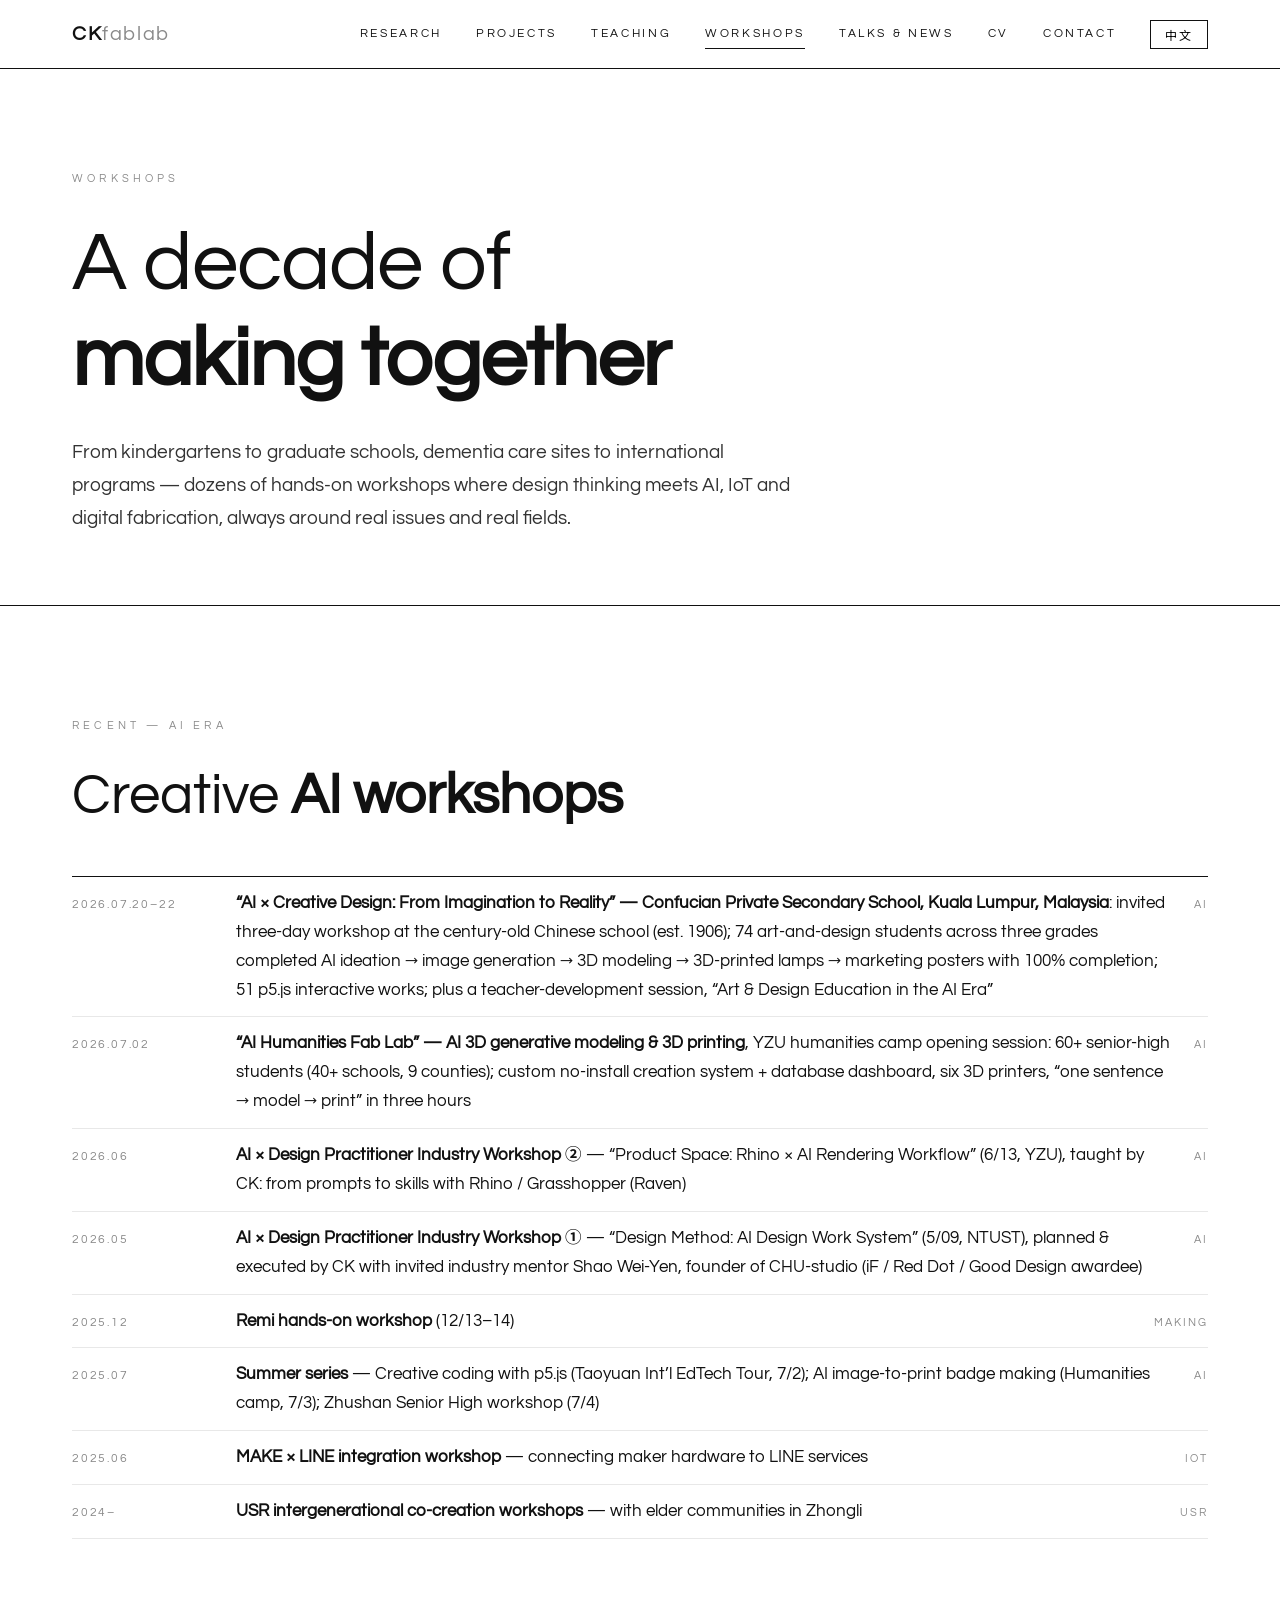
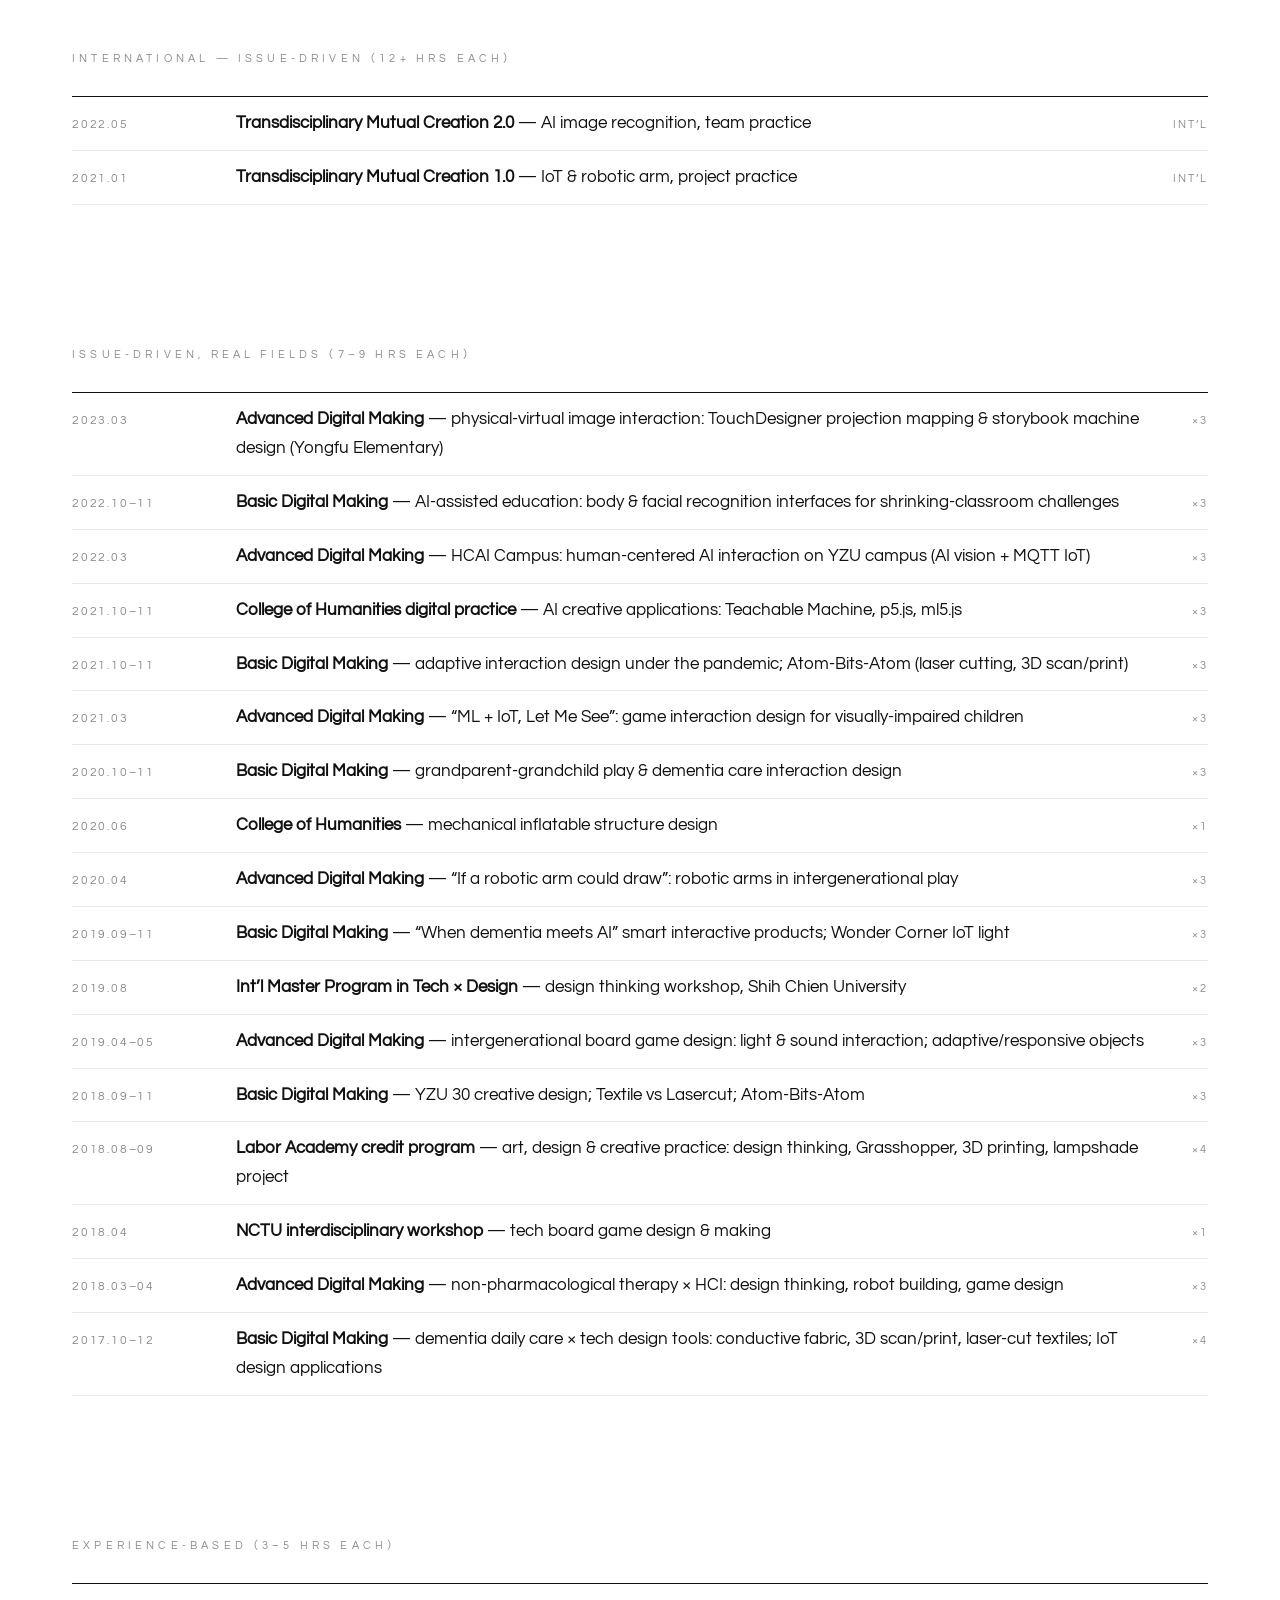
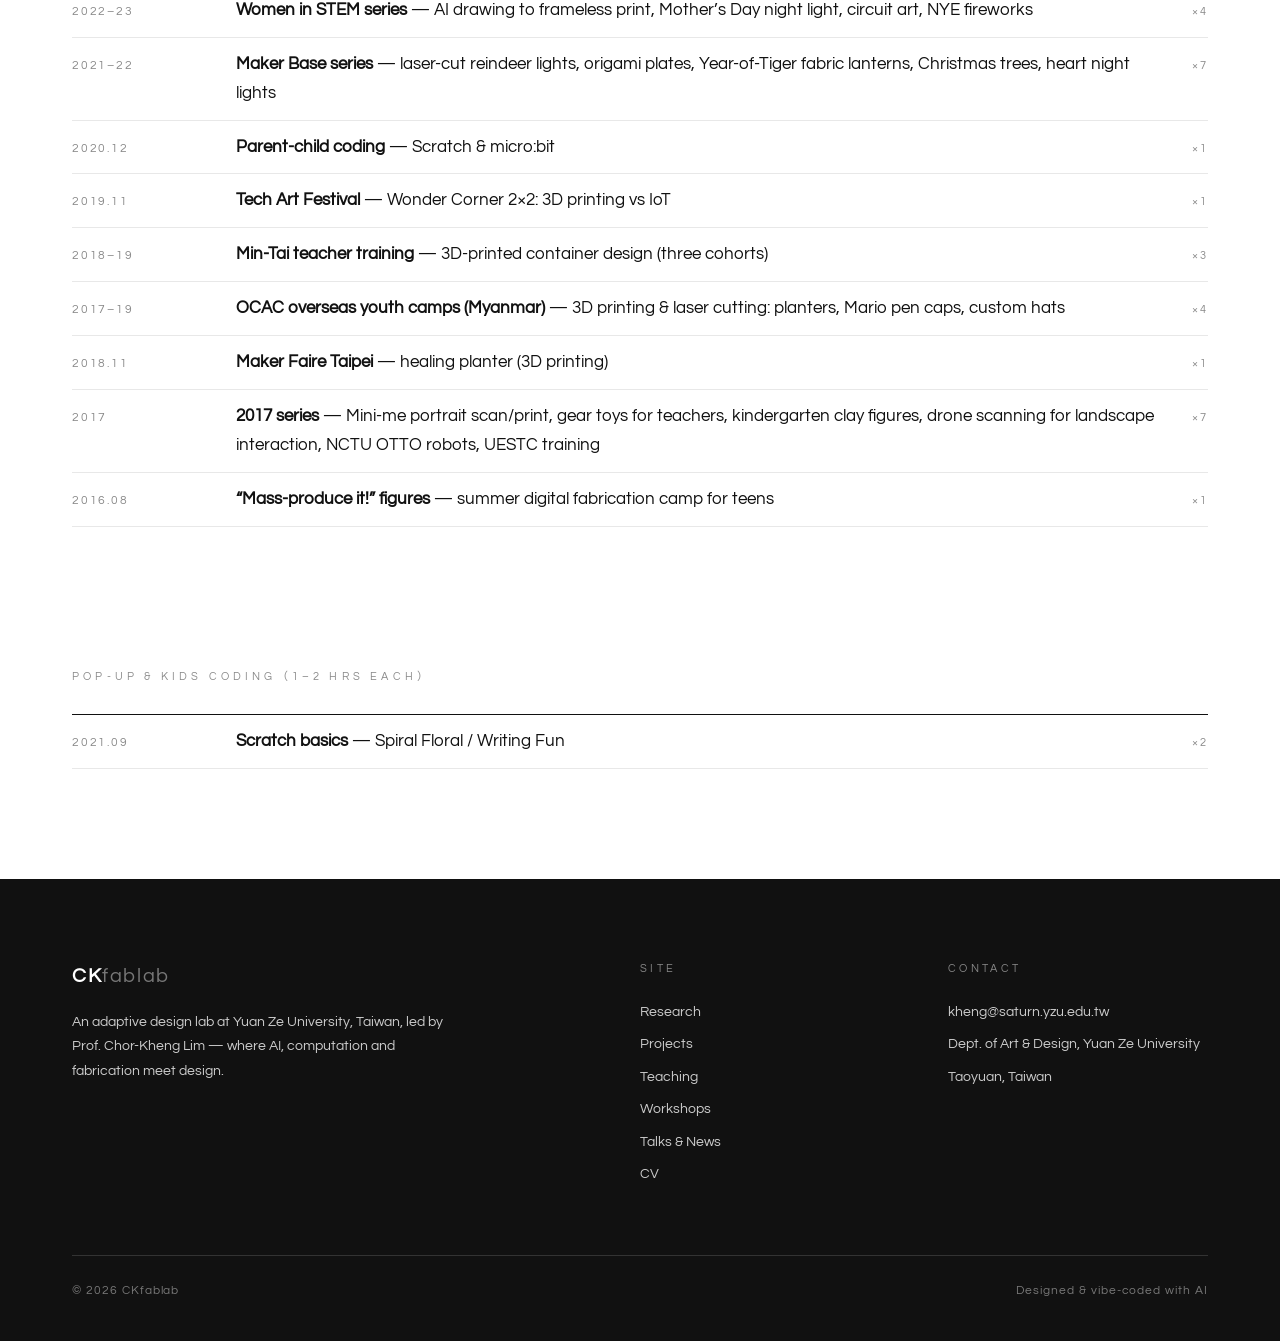
<file: workshops.html>
<!DOCTYPE html>
<html lang="en">
<head>
<meta charset="UTF-8">
<meta name="viewport" content="width=device-width, initial-scale=1">
<title>Workshops — CKfablab</title>
<meta name="description" content="A decade of maker and AI workshops by CKfablab — issue-driven digital fabrication studios, AI creative applications, STEM outreach and community maker events.">
<link href="https://fonts.googleapis.com/css2?family=Questrial&family=Noto+Sans+TC:wght@300;400;700&display=swap" rel="stylesheet">
<link rel="stylesheet" href="css/style.css">
<!-- Google Analytics 4 -->
<script async src="https://www.googletagmanager.com/gtag/js?id=G-SLD74RKPY2"></script>
<script>
  window.dataLayer = window.dataLayer || [];
  function gtag(){dataLayer.push(arguments);}
  gtag('js', new Date());
  gtag('config', 'G-SLD74RKPY2');
</script>
</head>
<body data-lang="en">

<header>
  <div class="header-inner">
    <a class="wordmark" href="index.html">CK<span>fablab</span></a>
    <button class="nav-toggle" aria-label="Menu">☰</button>
    <nav class="main-nav">
      <a href="research.html">Research</a>
      <a href="projects.html">Projects</a>
      <a href="teaching.html">Teaching</a>
      <a href="workshops.html" class="active">Workshops</a>
      <a href="talks.html">Talks &amp; News</a>
      <a href="people.html">CV</a>
      <a href="contact.html">Contact</a>
      <button class="lang-toggle">中文</button>
    </nav>
  </div>
</header>

<div class="page-hero">
  <div class="container">
    <p class="eyebrow"><span class="lang-en">Workshops</span><span class="lang-zh">工作坊</span></p>
    <h1 class="display">
      <span class="lang-en">A decade of<br><strong>making together</strong></span>
      <span class="lang-zh">十年的<br><strong>一起動手做</strong></span>
    </h1>
    <p class="lede" style="margin-top:28px">
      <span class="lang-en">From kindergartens to graduate schools, dementia care sites to international programs — dozens of hands-on workshops where design thinking meets AI, IoT and digital fabrication, always around real issues and real fields.</span>
      <span class="lang-zh">從幼兒園到研究所、失智照護場域到國際學程—數十場實作工作坊，讓設計思考與 AI、IoT、數位製造相遇，而且永遠圍繞真實議題與真實場域。</span>
    </p>
  </div>
</div>

<!-- ============ 近期 ============ -->
<section>
  <div class="container">
    <p class="eyebrow"><span class="lang-en">Recent — AI Era</span><span class="lang-zh">近期—AI 時代</span></p>
    <h2 class="display"><span class="lang-en">Creative <strong>AI workshops</strong></span><span class="lang-zh">創意 <strong>AI 工作坊</strong></span></h2>
    <div class="row-list" style="margin-top:48px">
      <div class="row-item">
        <span class="date">2026.07.20–22</span>
        <span class="title"><span class="lang-en"><strong>“AI × Creative Design: From Imagination to Reality” — Confucian Private Secondary School, Kuala Lumpur, Malaysia</strong>: invited three-day workshop at the century-old Chinese school (est. 1906); 74 art-and-design students across three grades completed AI ideation → image generation → 3D modeling → 3D-printed lamps → marketing posters with 100% completion; 51 p5.js interactive works; plus a teacher-development session, “Art &amp; Design Education in the AI Era”</span><span class="lang-zh"><strong>馬來西亞吉隆坡尊孔獨立中學「AI × 創意設計：從想像到實體」工作營</strong>—受邀赴百年華校（1906 年創校）主持三天工作營：高一、高二、高三美設班共 74 位學生完成 AI 創意發想→圖像生成→3D 建模→3D 列印燈具→行銷海報的完整設計流程，作品 100% 完成繳交；p5.js「AI 協作程式創作」單元產出 51 件互動作品，並辦理「AI 時代的藝術設計教育」教師研習專場</span></span>
        <span class="cat">AI</span>
      </div>
      <div class="row-item">
        <span class="date">2026.07.02</span>
        <span class="title"><span class="lang-en"><strong>“AI Humanities Fab Lab” — AI 3D generative modeling &amp; 3D printing</strong>, YZU humanities camp opening session: 60+ senior-high students (40+ schools, 9 counties); custom no-install creation system + database dashboard, six 3D printers, “one sentence → model → print” in three hours</span><span class="lang-zh"><strong>人社營「AI 人文智造所」：AI 3D 生成創意建模與 3D 列印實作</strong>—營隊首場：60 餘位國高中生（9 縣市、40 多校）；自行開發免安裝創作系統＋資料庫 Dashboard、6 台 3D 印表機，三小時完成「用一句話—建模—列印實體」</span></span>
        <span class="cat">AI</span>
      </div>
      <div class="row-item">
        <span class="date">2026.06</span>
        <span class="title"><span class="lang-en"><strong>AI × Design Practitioner Industry Workshop ②</strong> — “Product Space: Rhino × AI Rendering Workflow” (6/13, YZU), taught by CK: from prompts to skills with Rhino / Grasshopper (Raven)</span><span class="lang-zh"><strong>AI × 設計職人產業實戰工作坊②</strong>—「產品空間：Rhino × AI 渲染工作流」（6/13，元智），CK 主講：從 Prompt 到 Skills，Rhino／Grasshopper（Raven）實作</span></span>
        <span class="cat">AI</span>
      </div>
      <div class="row-item">
        <span class="date">2026.05</span>
        <span class="title"><span class="lang-en"><strong>AI × Design Practitioner Industry Workshop ①</strong> — “Design Method: AI Design Work System” (5/09, NTUST), planned &amp; executed by CK with invited industry mentor Shao Wei-Yen, founder of CHU-studio (iF / Red Dot / Good Design awardee)</span><span class="lang-zh"><strong>AI × 設計職人產業實戰工作坊①</strong>—「設計方法：AI 設計工作系統」（5/09，台科大），CK 策劃執行，邀請知名業師竹工凡木設計研究室創辦人邵唯晏主講（iF・Red Dot・Good Design 獲獎設計師）</span></span>
        <span class="cat">AI</span>
      </div>
      <div class="row-item">
        <span class="date">2025.12</span>
        <span class="title"><span class="lang-en"><strong>Remi hands-on workshop</strong> (12/13–14)</span><span class="lang-zh"><strong>Remi 實作工作坊</strong>（12/13–14）</span></span>
        <span class="cat">Making</span>
      </div>
      <div class="row-item">
        <span class="date">2025.07</span>
        <span class="title"><span class="lang-en"><strong>Summer series</strong> — Creative coding with p5.js (Taoyuan Int’l EdTech Tour, 7/2); AI image-to-print badge making (Humanities camp, 7/3); Zhushan Senior High workshop (7/4)</span><span class="lang-zh"><strong>暑期系列</strong>—桃園國際城教育科技遊：創意程式實作 p5.js（7/2）；人社營：AI 生圖印刷實作胸章（7/3）；竹山高中工作坊（7/4）</span></span>
        <span class="cat">AI</span>
      </div>
      <div class="row-item">
        <span class="date">2025.06</span>
        <span class="title"><span class="lang-en"><strong>MAKE × LINE integration workshop</strong> — connecting maker hardware to LINE services</span><span class="lang-zh"><strong>MAKE 串接 LINE 工作坊</strong>—自造硬體與 LINE 服務串接</span></span>
        <span class="cat">IoT</span>
      </div>
      <div class="row-item">
        <span class="date">2024–</span>
        <span class="title"><span class="lang-en"><strong>USR intergenerational co-creation workshops</strong> — with elder communities in Zhongli</span><span class="lang-zh"><strong>USR 跨代共創工作坊</strong>—與中壢高齡社區共創系列場次</span></span>
        <span class="cat">USR</span>
      </div>
    </div>
  </div>
</section>

<!-- ============ 國際工作坊 ============ -->
<section class="tight" style="padding-top:0">
  <div class="container">
    <p class="eyebrow"><span class="lang-en">International — Issue-Driven（12+ hrs each）</span><span class="lang-zh">國際工作坊—議題導向（每場 12 小時以上）</span></p>
    <div class="row-list">
      <div class="row-item"><span class="date">2022.05</span><span class="title"><span class="lang-en"><strong>Transdisciplinary Mutual Creation 2.0</strong> — AI image recognition, team practice</span><span class="lang-zh"><strong>跨域共創 2.0</strong>—專題演講、AI 影像辨識技術教學、分組實踐</span></span><span class="cat">Int’l</span></div>
      <div class="row-item"><span class="date">2021.01</span><span class="title"><span class="lang-en"><strong>Transdisciplinary Mutual Creation 1.0</strong> — IoT &amp; robotic arm, project practice</span><span class="lang-zh"><strong>跨域共創 1.0</strong>—物聯網與機器手臂技術教學、分組專案實踐</span></span><span class="cat">Int’l</span></div>
    </div>
  </div>
</section>

<!-- ============ 議題導向、真實場域 ============ -->
<section class="tight">
  <div class="container">
    <p class="eyebrow"><span class="lang-en">Issue-Driven, Real Fields（7–9 hrs each）</span><span class="lang-zh">議題導向、真實場域（每場 7–9 小時）</span></p>
    <div class="row-list">
      <div class="row-item"><span class="date">2023.03</span><span class="title"><span class="lang-en"><strong>Advanced Digital Making</strong> — physical-virtual image interaction: TouchDesigner projection mapping &amp; storybook machine design (Yongfu Elementary)</span><span class="lang-zh"><strong>進階數位自造</strong>—實虛影像互動：TouchDesigner Mapping 投影、繪本故事機構設計（場域：永福國小）</span></span><span class="cat">×3</span></div>
      <div class="row-item"><span class="date">2022.10–11</span><span class="title"><span class="lang-en"><strong>Basic Digital Making</strong> — AI-assisted education: body &amp; facial recognition interfaces for shrinking-classroom challenges</span><span class="lang-zh"><strong>基礎數位自造</strong>—AI 科技輔助教學：AI 影像辨識（肢體、表情）互動介面，回應少子化教育場域</span></span><span class="cat">×3</span></div>
      <div class="row-item"><span class="date">2022.03</span><span class="title"><span class="lang-en"><strong>Advanced Digital Making</strong> — HCAI Campus: human-centered AI interaction on YZU campus (AI vision + MQTT IoT)</span><span class="lang-zh"><strong>進階數位自造</strong>—HCAI Campus 以人為本 AI 校園互動設計（AI 影像辨識、物聯網 MQTT）</span></span><span class="cat">×3</span></div>
      <div class="row-item"><span class="date">2021.10–11</span><span class="title"><span class="lang-en"><strong>College of Humanities digital practice</strong> — AI creative applications: Teachable Machine, p5.js, ml5.js</span><span class="lang-zh"><strong>人社院數位實作</strong>—AI 創意應用實作：Teachable Machine、p5.js、ml5.js</span></span><span class="cat">×3</span></div>
      <div class="row-item"><span class="date">2021.10–11</span><span class="title"><span class="lang-en"><strong>Basic Digital Making</strong> — adaptive interaction design under the pandemic; Atom-Bits-Atom (laser cutting, 3D scan/print)</span><span class="lang-zh"><strong>基礎數位自造</strong>—疫情下適應性互動設計；實虛轉換 Atom-Bits-Atom（雷射切割、3D 掃描、3D 列印）</span></span><span class="cat">×3</span></div>
      <div class="row-item"><span class="date">2021.03</span><span class="title"><span class="lang-en"><strong>Advanced Digital Making</strong> — “ML + IoT, Let Me See”: game interaction design for visually-impaired children</span><span class="lang-zh"><strong>進階數位自造</strong>—「ML+IoT 讓我看見」視障孩童遊戲互動設計（機器學習、雷切、MQTT）</span></span><span class="cat">×3</span></div>
      <div class="row-item"><span class="date">2020.10–11</span><span class="title"><span class="lang-en"><strong>Basic Digital Making</strong> — grandparent-grandchild play &amp; dementia care interaction design</span><span class="lang-zh"><strong>基礎數位自造</strong>—祖孫共玩與失智長輩互動設計（雷切、3D 掃描、3D 列印）</span></span><span class="cat">×3</span></div>
      <div class="row-item"><span class="date">2020.06</span><span class="title"><span class="lang-en"><strong>College of Humanities</strong> — mechanical inflatable structure design</span><span class="lang-zh"><strong>人社院數位實作</strong>—機械充氣結構設計</span></span><span class="cat">×1</span></div>
      <div class="row-item"><span class="date">2020.04</span><span class="title"><span class="lang-en"><strong>Advanced Digital Making</strong> — “If a robotic arm could draw”: robotic arms in intergenerational play</span><span class="lang-zh"><strong>進階數位自造</strong>—「如果機器手臂能畫畫」：機器手臂於祖孫共玩設計應用（參數設計操作）</span></span><span class="cat">×3</span></div>
      <div class="row-item"><span class="date">2019.09–11</span><span class="title"><span class="lang-en"><strong>Basic Digital Making</strong> — “When dementia meets AI” smart interactive products; Wonder Corner IoT light</span><span class="lang-zh"><strong>基礎數位自造</strong>—當失智遇上 AI 智能互動產品設計；Wonder Corner IoT 互動燈</span></span><span class="cat">×3</span></div>
      <div class="row-item"><span class="date">2019.08</span><span class="title"><span class="lang-en"><strong>Int’l Master Program in Tech × Design</strong> — design thinking workshop, Shih Chien University</span><span class="lang-zh"><strong>實踐科技與設計跨領域國際碩士學程</strong>設計工作營—設計思考實踐</span></span><span class="cat">×2</span></div>
      <div class="row-item"><span class="date">2019.04–05</span><span class="title"><span class="lang-en"><strong>Advanced Digital Making</strong> — intergenerational board game design: light &amp; sound interaction; adaptive/responsive objects</span><span class="lang-zh"><strong>進階數位自造</strong>—祖孫共玩互動桌遊：光影互動、聲音轉轉盤；具適應性與響應力的物件裝置</span></span><span class="cat">×3</span></div>
      <div class="row-item"><span class="date">2018.09–11</span><span class="title"><span class="lang-en"><strong>Basic Digital Making</strong> — YZU 30 creative design; Textile vs Lasercut; Atom-Bits-Atom</span><span class="lang-zh"><strong>基礎數位自造</strong>—元智 30 創意設計；Textile vs Lasercut；Atom-Bits-Atom</span></span><span class="cat">×3</span></div>
      <div class="row-item"><span class="date">2018.08–09</span><span class="title"><span class="lang-en"><strong>Labor Academy credit program</strong> — art, design &amp; creative practice: design thinking, Grasshopper, 3D printing, lampshade project</span><span class="lang-zh"><strong>勞工學苑學分班</strong>—藝術設計與創意實踐：設計思考、參數繪圖 Grasshopper、3D 列印、燈罩專案</span></span><span class="cat">×4</span></div>
      <div class="row-item"><span class="date">2018.04</span><span class="title"><span class="lang-en"><strong>NCTU interdisciplinary workshop</strong> — tech board game design &amp; making</span><span class="lang-zh"><strong>交大跨領域工作坊</strong>—科技桌遊設計與實作</span></span><span class="cat">×1</span></div>
      <div class="row-item"><span class="date">2018.03–04</span><span class="title"><span class="lang-en"><strong>Advanced Digital Making</strong> — non-pharmacological therapy × HCI: design thinking, robot building, game design</span><span class="lang-zh"><strong>進階數位自造</strong>—非藥物治療 × 人機互動設計：設計思考、機器人實作、互動遊戲設計</span></span><span class="cat">×3</span></div>
      <div class="row-item"><span class="date">2017.10–12</span><span class="title"><span class="lang-en"><strong>Basic Digital Making</strong> — dementia daily care × tech design tools: conductive fabric, 3D scan/print, laser-cut textiles; IoT design applications</span><span class="lang-zh"><strong>基礎數位自造</strong>—失智生活照護 × 科技設計工具：導電布應用、3D 掃描列印、雷切布材質；物聯網設計應用</span></span><span class="cat">×4</span></div>
    </div>
  </div>
</section>

<!-- ============ 體驗式 ============ -->
<section class="tight">
  <div class="container">
    <p class="eyebrow"><span class="lang-en">Experience-Based（3–5 hrs each）</span><span class="lang-zh">體驗式工作坊（每場 3–5 小時）</span></p>
    <div class="row-list">
      <div class="row-item"><span class="date">2022–23</span><span class="title"><span class="lang-en"><strong>Women in STEM series</strong> — AI drawing to frameless print, Mother’s Day night light, circuit art, NYE fireworks</span><span class="lang-zh"><strong>女力 STEM 系列</strong>—AI 畫圖數位印刷無框畫、母親節小夜燈、電路創作、跨年綻放煙花</span></span><span class="cat">×4</span></div>
      <div class="row-item"><span class="date">2021–22</span><span class="title"><span class="lang-en"><strong>Maker Base series</strong> — laser-cut reindeer lights, origami plates, Year-of-Tiger fabric lanterns, Christmas trees, heart night lights</span><span class="lang-zh"><strong>創客基地系列</strong>—雷切馴鹿夜燈、Origami 摺盤子、虎年雷切布燈籠、雷切聖誕樹、Waffle 愛心小夜燈</span></span><span class="cat">×7</span></div>
      <div class="row-item"><span class="date">2020.12</span><span class="title"><span class="lang-en"><strong>Parent-child coding</strong> — Scratch &amp; micro:bit</span><span class="lang-zh"><strong>親子程式設計入門</strong>—Scratch、micro:bit</span></span><span class="cat">×1</span></div>
      <div class="row-item"><span class="date">2019.11</span><span class="title"><span class="lang-en"><strong>Tech Art Festival</strong> — Wonder Corner 2×2: 3D printing vs IoT</span><span class="lang-zh"><strong>科技藝術節 奇觀藝想</strong>—Wonder Corner 2×2 體驗：3D 列印 vs 物聯網 IoT</span></span><span class="cat">×1</span></div>
      <div class="row-item"><span class="date">2018–19</span><span class="title"><span class="lang-en"><strong>Min-Tai teacher training</strong> — 3D-printed container design (three cohorts)</span><span class="lang-zh"><strong>閩台師資培訓班</strong>—3D 列印容器設計實作（三梯次）</span></span><span class="cat">×3</span></div>
      <div class="row-item"><span class="date">2017–19</span><span class="title"><span class="lang-en"><strong>OCAC overseas youth camps (Myanmar)</strong> — 3D printing &amp; laser cutting: planters, Mario pen caps, custom hats</span><span class="lang-zh"><strong>僑委會海外青年臺灣學習體驗營（緬甸團）</strong>—3D 列印與雷切：花盆、Mario 筆蓋、客製化帽子</span></span><span class="cat">×4</span></div>
      <div class="row-item"><span class="date">2018.11</span><span class="title"><span class="lang-en"><strong>Maker Faire Taipei</strong> — healing planter (3D printing)</span><span class="lang-zh"><strong>Maker Faire Taipei</strong>—療癒花盆（3D 列印）</span></span><span class="cat">×1</span></div>
      <div class="row-item"><span class="date">2017</span><span class="title"><span class="lang-en"><strong>2017 series</strong> — Mini-me portrait scan/print, gear toys for teachers, kindergarten clay figures, drone scanning for landscape interaction, NCTU OTTO robots, UESTC training</span><span class="lang-zh"><strong>2017 系列</strong>—Mini me 人頭像掃描列印、教師創意齒輪、幼兒園黏土公仔、地景空拍建模、交大 OTTO 機器人、「有故事」世代互動產品（交大智慧生活學程）、廣東電子科大培訓</span></span><span class="cat">×7</span></div>
      <div class="row-item"><span class="date">2016.08</span><span class="title"><span class="lang-en"><strong>“Mass-produce it!” figures</strong> — summer digital fabrication camp for teens</span><span class="lang-zh"><strong>雷切寶貝 GO！量產吧！公仔</strong>—暑期數位製造工作坊（國高中生）</span></span><span class="cat">×1</span></div>
    </div>
  </div>
</section>

<!-- ============ 快閃 ============ -->
<section class="tight" style="padding-bottom:110px">
  <div class="container">
    <p class="eyebrow"><span class="lang-en">Pop-Up &amp; Kids Coding（1–2 hrs each）</span><span class="lang-zh">快閃、兒童程式（每場 1–2 小時）</span></p>
    <div class="row-list">
      <div class="row-item"><span class="date">2021.09</span><span class="title"><span class="lang-en"><strong>Scratch basics</strong> — Spiral Floral / Writing Fun</span><span class="lang-zh"><strong>Scratch 程式語言基礎</strong>—Spiral Floral／Writing Fun</span></span><span class="cat">×2</span></div>
    </div>
  </div>
</section>

<footer>
  <div class="container">
    <div class="footer-grid">
      <div>
        <div class="wordmark">CK<span>fablab</span></div>
        <p style="margin-top:16px;color:#ccc;font-size:14px;max-width:380px">
          <span class="lang-en">An adaptive design lab at Yuan Ze University, Taiwan, led by Prof. Chor-Kheng Lim — where AI, computation and fabrication meet design.</span>
          <span class="lang-zh">林楚卿教授帶領的元智大學數位構築實驗室—AI、運算與製造遇上設計之處。</span>
        </p>
      </div>
      <div>
        <h4>Site</h4>
        <ul>
          <li><a href="research.html">Research</a></li>
          <li><a href="projects.html">Projects</a></li>
          <li><a href="teaching.html">Teaching</a></li>
          <li><a href="workshops.html">Workshops</a></li>
          <li><a href="talks.html">Talks &amp; News</a></li>
          <li><a href="people.html">CV</a></li>
        </ul>
      </div>
      <div>
        <h4>Contact</h4>
        <ul>
          <li><a href="mailto:kheng@saturn.yzu.edu.tw">kheng@saturn.yzu.edu.tw</a></li>
          <li><span class="lang-en">Dept. of Art &amp; Design, Yuan Ze University</span><span class="lang-zh">元智大學 藝術與設計學系</span></li>
          <li><span class="lang-en">Taoyuan, Taiwan</span><span class="lang-zh">桃園，台灣</span></li>
        </ul>
      </div>
    </div>
    <div class="footer-bottom">
      <span>© 2026 CKfablab</span>
      <span><span class="lang-en">Designed &amp; vibe-coded with AI</span><span class="lang-zh">本站以 AI 協作 vibe coding 完成</span></span>
    </div>
  </div>
</footer>

<script src="js/main.js"></script>
</body>
</html>
</file>
<file: css/style.css>
/* ============================================================
   CKfablab — Editorial Design System
   黑白編輯風：Century Gothic / 大字混合字重 / 極致留白
   ============================================================ */

:root {
  --ink: #111111;
  --paper: #ffffff;
  --gray: #8a8a8a;
  --gray-light: #e8e8e8;
  --gray-bg: #f5f5f4;
  --font-latin: "Century Gothic", "CenturyGothic", "Questrial", "Futura", "Jost", sans-serif;
  --font-tc: "Noto Sans TC", "PingFang TC", "Microsoft JhengHei", sans-serif;
  --font: var(--font-latin), var(--font-tc);
  --max-w: 1200px;
}

* { margin: 0; padding: 0; box-sizing: border-box; }

html { scroll-behavior: smooth; }

body {
  font-family: var(--font-latin), var(--font-tc);
  background: var(--paper);
  color: var(--ink);
  font-size: 16px;
  line-height: 1.75;
  -webkit-font-smoothing: antialiased;
}

/* ---------- Language toggle ---------- */
body[data-lang="en"] .lang-zh { display: none !important; }
body[data-lang="zh"] .lang-en { display: none !important; }

/* ---------- Layout ---------- */
.container { max-width: var(--max-w); margin: 0 auto; padding: 0 32px; }

section { padding: 110px 0; }
section.tight { padding: 70px 0; }

/* ---------- Typography ---------- */
.eyebrow {
  font-size: 11px;
  letter-spacing: 0.38em;
  text-transform: uppercase;
  color: var(--gray);
  margin-bottom: 28px;
  font-weight: 400;
}

h1, h2, h3 { font-weight: 300; line-height: 1.15; }

h1.display {
  font-size: clamp(44px, 6.5vw, 88px);
  letter-spacing: -0.01em;
}
h2.display {
  font-size: clamp(32px, 4.5vw, 56px);
  margin-bottom: 24px;
}
h1 strong, h2 strong, h3 strong { font-weight: 700; }

h3 { font-size: 22px; margin-bottom: 12px; }

.lede {
  font-size: 19px;
  color: #333;
  max-width: 720px;
  font-weight: 300;
}

.small { font-size: 13px; color: var(--gray); }

.todo {
  color: var(--gray);
  font-style: italic;
  font-size: 14px;
}

a { color: inherit; text-decoration: none; }
p a, .link { border-bottom: 1px solid var(--ink); padding-bottom: 1px; }
p a:hover, .link:hover { color: var(--gray); border-color: var(--gray); }

/* ---------- Header ---------- */
header {
  position: sticky;
  top: 0;
  z-index: 100;
  background: rgba(255,255,255,0.92);
  backdrop-filter: blur(8px);
  border-bottom: 1px solid var(--ink);
}
.header-inner {
  max-width: var(--max-w);
  margin: 0 auto;
  padding: 0 32px;
  height: 68px;
  display: flex;
  align-items: center;
  justify-content: space-between;
}
.wordmark {
  font-size: 20px;
  letter-spacing: 0.08em;
  font-weight: 700;
}
.wordmark span { font-weight: 300; color: var(--gray); }

nav.main-nav { display: flex; gap: 34px; align-items: center; }
nav.main-nav a {
  font-size: 12px;
  letter-spacing: 0.22em;
  text-transform: uppercase;
  padding: 4px 0;
  border-bottom: 1px solid transparent;
}
nav.main-nav a:hover, nav.main-nav a.active { border-bottom: 1px solid var(--ink); }

.lang-toggle {
  font-size: 12px;
  letter-spacing: 0.15em;
  border: 1px solid var(--ink);
  background: none;
  padding: 5px 14px;
  cursor: pointer;
  font-family: inherit;
}
.lang-toggle:hover { background: var(--ink); color: var(--paper); }

/* mobile nav */
.nav-toggle { display: none; background: none; border: none; font-size: 22px; cursor: pointer; }

/* ---------- Hero ---------- */
.hero {
  position: relative;
  min-height: calc(100vh - 68px);
  display: flex;
  align-items: center;
  overflow: hidden;
}
#hero-canvas {
  position: absolute;
  inset: 0;
  z-index: 0;
}
.hero-content {
  position: relative;
  z-index: 1;
  max-width: var(--max-w);
  margin: 0 auto;
  padding: 80px 32px;
  width: 100%;
  pointer-events: none;
}
.hero-content .lede { margin-top: 32px; }
.hero-scroll {
  position: absolute;
  bottom: 28px;
  left: 32px;
  z-index: 1;
  font-size: 11px;
  letter-spacing: 0.3em;
  text-transform: uppercase;
  color: var(--gray);
}

/* ---------- Section header row ---------- */
.section-head {
  display: flex;
  justify-content: space-between;
  align-items: flex-end;
  gap: 24px;
  margin-bottom: 56px;
  flex-wrap: wrap;
}
.section-head .more {
  font-size: 12px;
  letter-spacing: 0.22em;
  text-transform: uppercase;
  border-bottom: 1px solid var(--ink);
  padding-bottom: 2px;
  white-space: nowrap;
}

/* ---------- Research axes ---------- */
.axes { display: grid; grid-template-columns: repeat(3, 1fr); gap: 40px; }
.axis {
  border-top: 1px solid var(--ink);
  padding-top: 28px;
}
.axis .num {
  font-size: 13px;
  letter-spacing: 0.2em;
  color: var(--gray);
  display: block;
  margin-bottom: 18px;
}
.axis h3 { font-size: 20px; }
.axis p { font-size: 14.5px; color: #444; margin-top: 10px; }
.axis .tags { margin-top: 16px; display: flex; flex-wrap: wrap; gap: 8px; }
.tag {
  font-size: 11px;
  letter-spacing: 0.1em;
  border: 1px solid var(--gray-light);
  padding: 3px 10px;
  color: var(--gray);
  text-transform: uppercase;
}

/* ---------- Project cards ---------- */
.project-grid {
  display: grid;
  grid-template-columns: repeat(auto-fill, minmax(300px, 1fr));
  gap: 40px 32px;
}
.project-card { display: block; }
.project-card .visual {
  aspect-ratio: 4 / 3;
  border: 1px solid var(--ink);
  position: relative;
  overflow: hidden;
  display: flex;
  align-items: flex-end;
  padding: 16px;
  transition: background 0.25s;
  background-size: cover;
  background-position: center;
}
.project-card .visual .idx {
  font-size: 64px;
  font-weight: 700;
  color: var(--gray-light);
  line-height: 1;
  position: absolute;
  top: 14px;
  left: 16px;
}
.project-card:hover .visual { background-color: var(--gray-bg); }
/* placeholder patterns per category（換上照片後移除背景樣式即可）*/
.visual.p-ai       { background-image: repeating-linear-gradient(45deg, transparent 0 14px, #eee 14px 15px); }
.visual.p-interact { background-image: radial-gradient(circle at 70% 30%, #eee 0 2px, transparent 3px); background-size: 26px 26px; }
.visual.p-fab      { background-image: repeating-linear-gradient(0deg, transparent 0 18px, #eee 18px 19px), repeating-linear-gradient(90deg, transparent 0 18px, #eee 18px 19px); }
.visual.p-edu      { background-image: repeating-radial-gradient(circle at 50% 120%, transparent 0 22px, #eee 22px 23px); }

.project-card .meta {
  display: flex;
  gap: 14px;
  margin-top: 14px;
  font-size: 11px;
  letter-spacing: 0.18em;
  text-transform: uppercase;
  color: var(--gray);
}
.project-card h3 { font-size: 18px; margin-top: 6px; font-weight: 700; }
.project-card .desc { font-size: 14px; color: #444; margin-top: 6px; }
.project-card .award { font-size: 12.5px; margin-top: 8px; color: var(--ink); }
.project-card .award::before { content: "★ "; }

/* ---------- Filters ---------- */
.filters { display: flex; flex-wrap: wrap; gap: 12px; margin-bottom: 48px; }
.filter-btn {
  font-family: inherit;
  font-size: 12px;
  letter-spacing: 0.18em;
  text-transform: uppercase;
  background: none;
  border: 1px solid var(--gray-light);
  padding: 8px 18px;
  cursor: pointer;
  color: var(--gray);
}
.filter-btn.active, .filter-btn:hover {
  border-color: var(--ink);
  color: var(--ink);
}

/* ---------- News / list rows ---------- */
.row-list { border-top: 1px solid var(--ink); }
.row-item {
  display: grid;
  grid-template-columns: 140px 1fr auto;
  gap: 24px;
  padding: 12px 0;
  border-bottom: 1px solid var(--gray-light);
  align-items: baseline;
}
.row-item .date {
  font-size: 12px;
  letter-spacing: 0.15em;
  color: var(--gray);
  text-transform: uppercase;
}
.row-item .title { font-size: 16.5px; }
.row-item .title strong { font-weight: 700; }
.row-item .cat {
  font-size: 11px;
  letter-spacing: 0.18em;
  text-transform: uppercase;
  color: var(--gray);
  white-space: nowrap;
}

/* ---------- Two-column prose ---------- */
.two-col { display: grid; grid-template-columns: 320px 1fr; gap: 64px; align-items: start; }
.two-col .sticky-side { position: sticky; top: 100px; }

/* ---------- CV / timeline ---------- */
.cv-block { margin-bottom: 56px; }
.cv-block h3 {
  font-size: 13px;
  letter-spacing: 0.3em;
  text-transform: uppercase;
  color: var(--gray);
  border-bottom: 1px solid var(--ink);
  padding-bottom: 12px;
  margin-bottom: 20px;
  font-weight: 400;
}
.cv-item { display: grid; grid-template-columns: 150px 1fr; gap: 20px; padding: 8px 0; font-size: 15px; }
.cv-item .when { color: var(--gray); font-size: 13.5px; }

/* ---------- Stats ---------- */
.stats { display: grid; grid-template-columns: repeat(4, 1fr); gap: 32px; }
.stat { border-top: 1px solid var(--ink); padding-top: 20px; }
.stat .n { font-size: 48px; font-weight: 700; line-height: 1; }
.stat .label { font-size: 13px; color: var(--gray); margin-top: 10px; }

/* ---------- Dark section ---------- */
.dark {
  background: var(--ink);
  color: var(--paper);
}
.dark .eyebrow { color: #999; }
.dark .lede { color: #ccc; }
.dark a.link, .dark .link { border-color: var(--paper); }
.dark .link:hover { color: #999; }

/* ---------- Buttons ---------- */
.btn {
  display: inline-block;
  font-size: 12px;
  letter-spacing: 0.22em;
  text-transform: uppercase;
  border: 1px solid var(--ink);
  padding: 14px 34px;
  margin-top: 32px;
  transition: all 0.2s;
}
.btn:hover { background: var(--ink); color: var(--paper); }
.dark .btn { border-color: var(--paper); }
.dark .btn:hover { background: var(--paper); color: var(--ink); }

/* ---------- Footer ---------- */
footer {
  background: var(--ink);
  color: var(--paper);
  padding: 80px 0 40px;
}
.footer-grid { display: grid; grid-template-columns: 2fr 1fr 1fr; gap: 48px; margin-bottom: 64px; }
footer .wordmark { color: var(--paper); }
footer .wordmark span { color: #777; }
footer h4 {
  font-size: 11px;
  letter-spacing: 0.3em;
  text-transform: uppercase;
  color: #888;
  margin-bottom: 18px;
  font-weight: 400;
}
footer ul { list-style: none; }
footer li { font-size: 14px; padding: 4px 0; color: #ccc; }
footer li a:hover { color: var(--paper); }
.footer-bottom {
  border-top: 1px solid #333;
  padding-top: 24px;
  display: flex;
  justify-content: space-between;
  font-size: 12px;
  color: #777;
  letter-spacing: 0.08em;
}

/* ---------- Page hero (inner pages) ---------- */
.page-hero { padding: 100px 0 70px; border-bottom: 1px solid var(--ink); }

/* ---------- Responsive ---------- */
@media (max-width: 900px) {
  .axes, .stats { grid-template-columns: 1fr; gap: 28px; }
  .two-col { grid-template-columns: 1fr; gap: 32px; }
  .two-col .sticky-side { position: static; }
  .footer-grid { grid-template-columns: 1fr; gap: 32px; }
  nav.main-nav {
    display: none;
    position: absolute;
    top: 68px; left: 0; right: 0;
    background: var(--paper);
    border-bottom: 1px solid var(--ink);
    flex-direction: column;
    padding: 24px 32px;
    gap: 18px;
    align-items: flex-start;
  }
  nav.main-nav.open { display: flex; }
  .nav-toggle { display: block; }
  .row-item { grid-template-columns: 1fr; gap: 4px; }
  .cv-item { grid-template-columns: 1fr; gap: 2px; }
  .cv-item .when { font-size: 12px; }
  .fact-list .row-item { grid-template-columns: 1fr; }
  .header-inner { padding: 0 20px; }
  .container { padding: 0 20px; }
  section { padding: 70px 0; }
}
</file>
